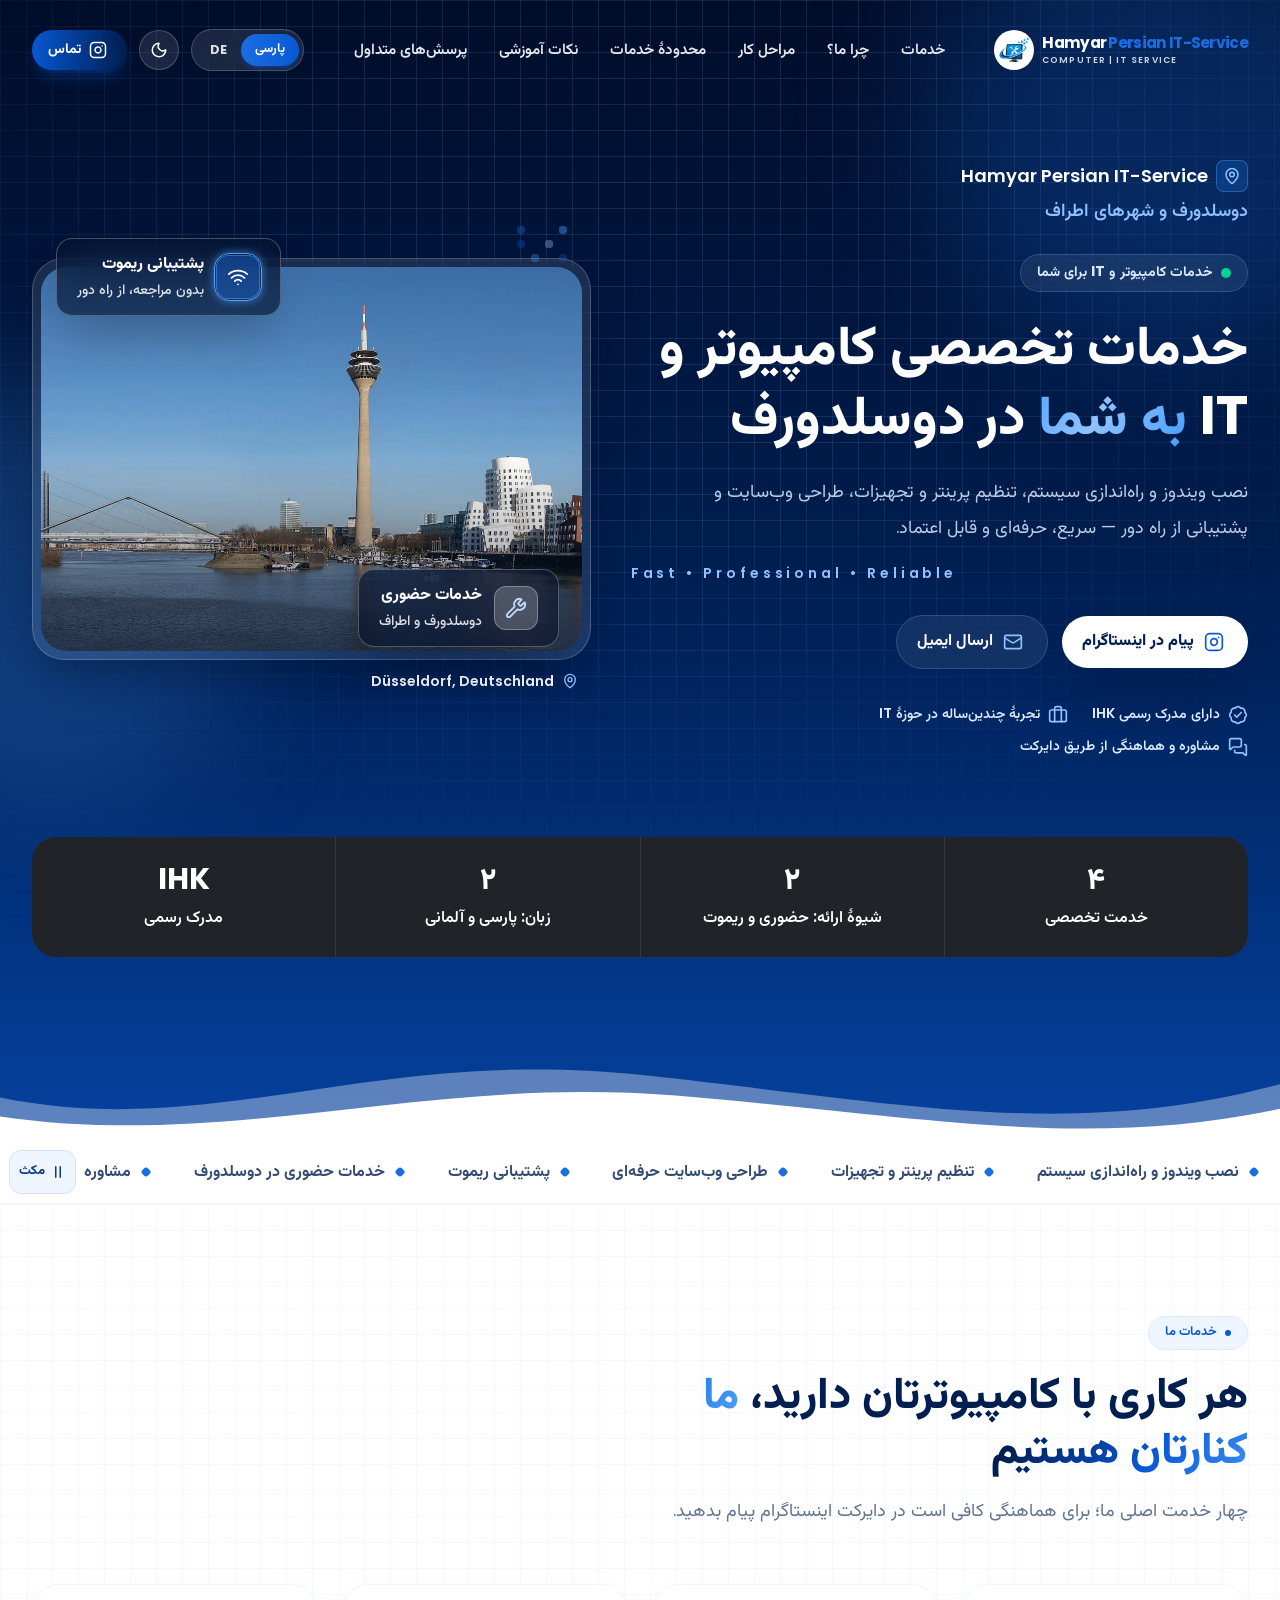
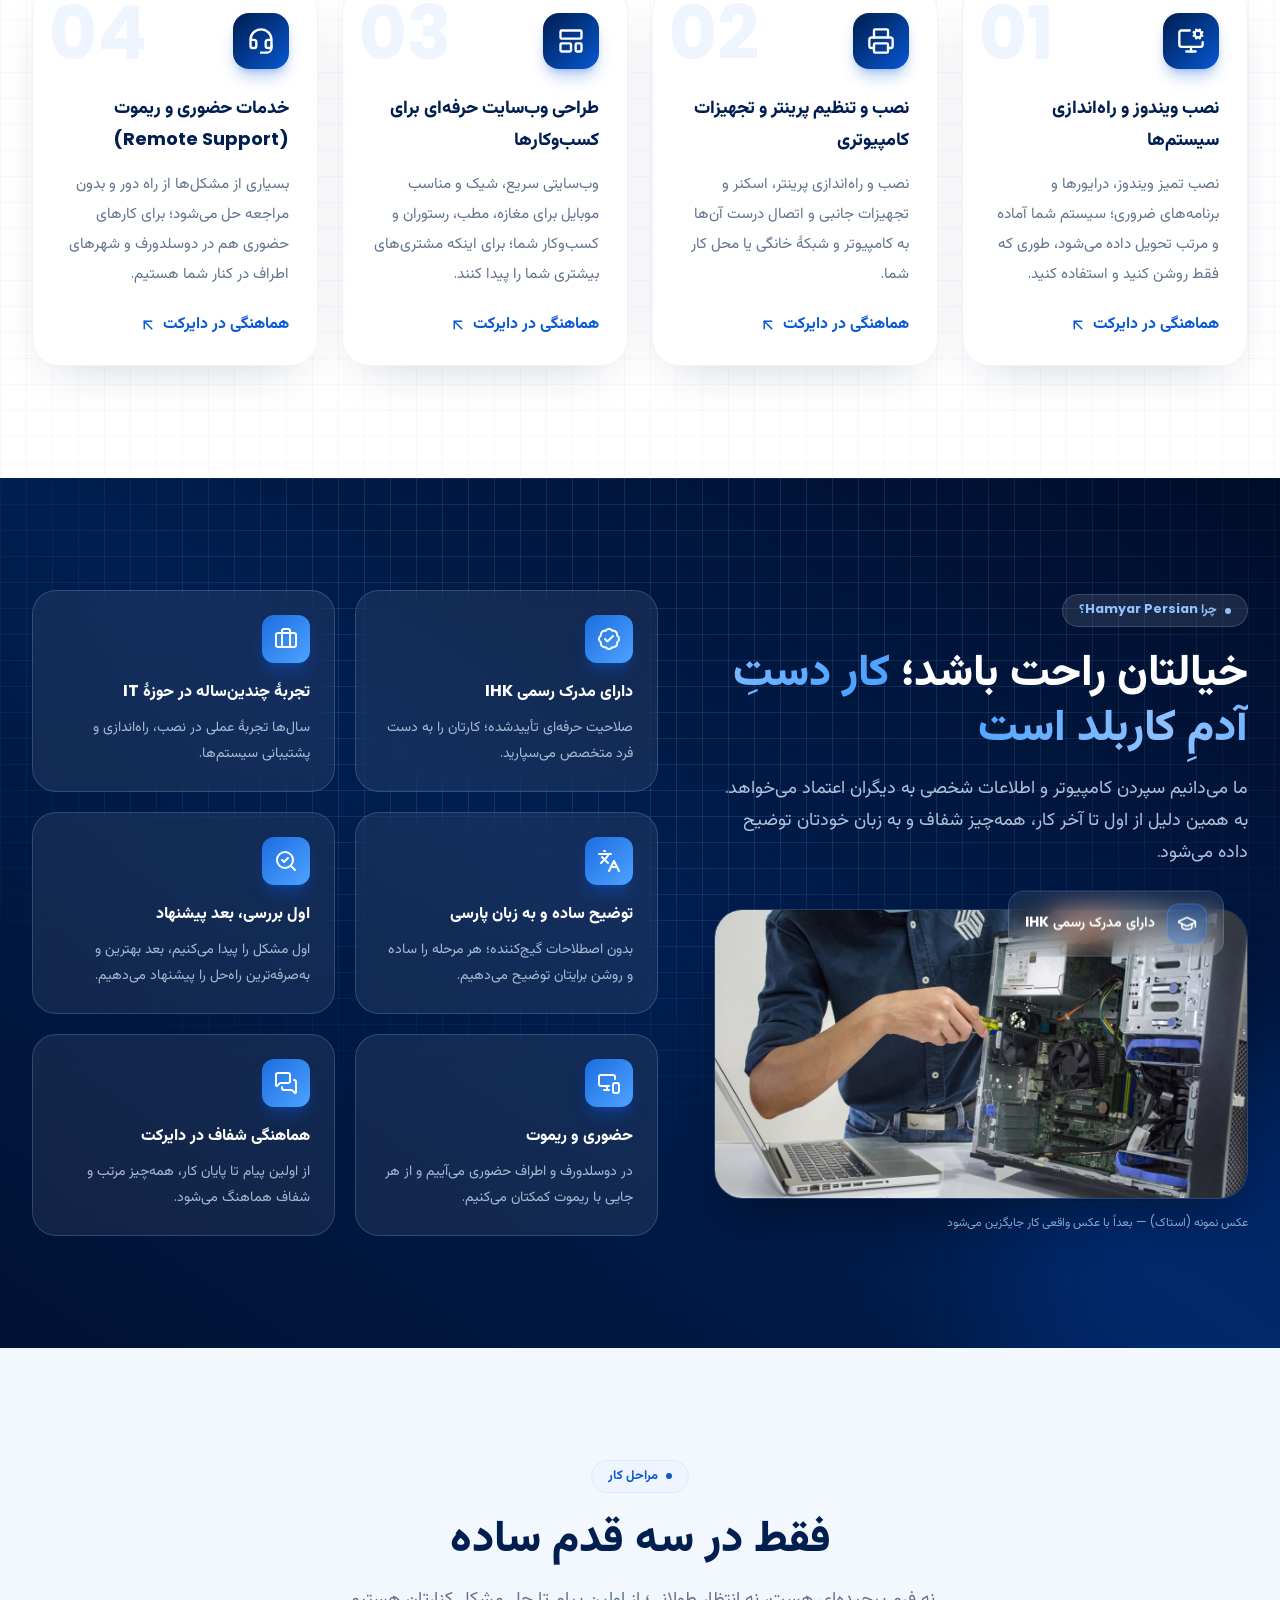
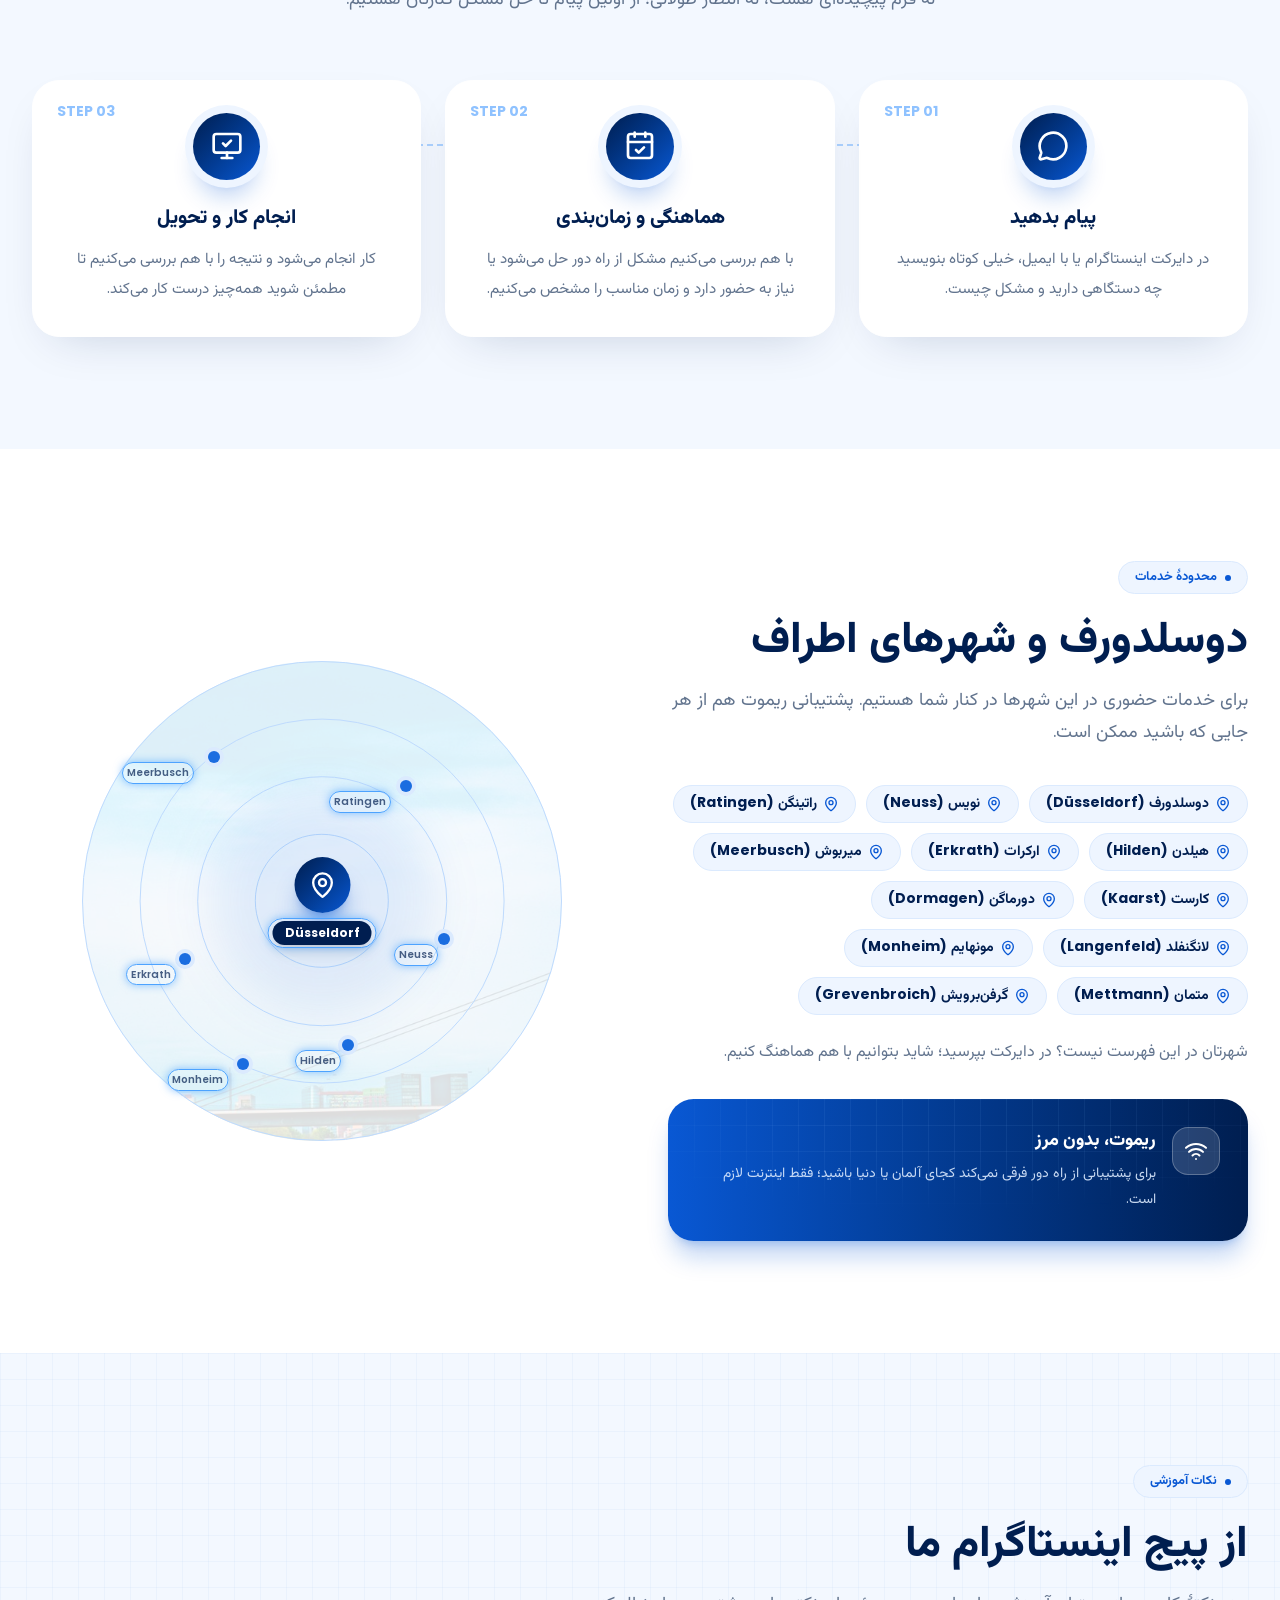
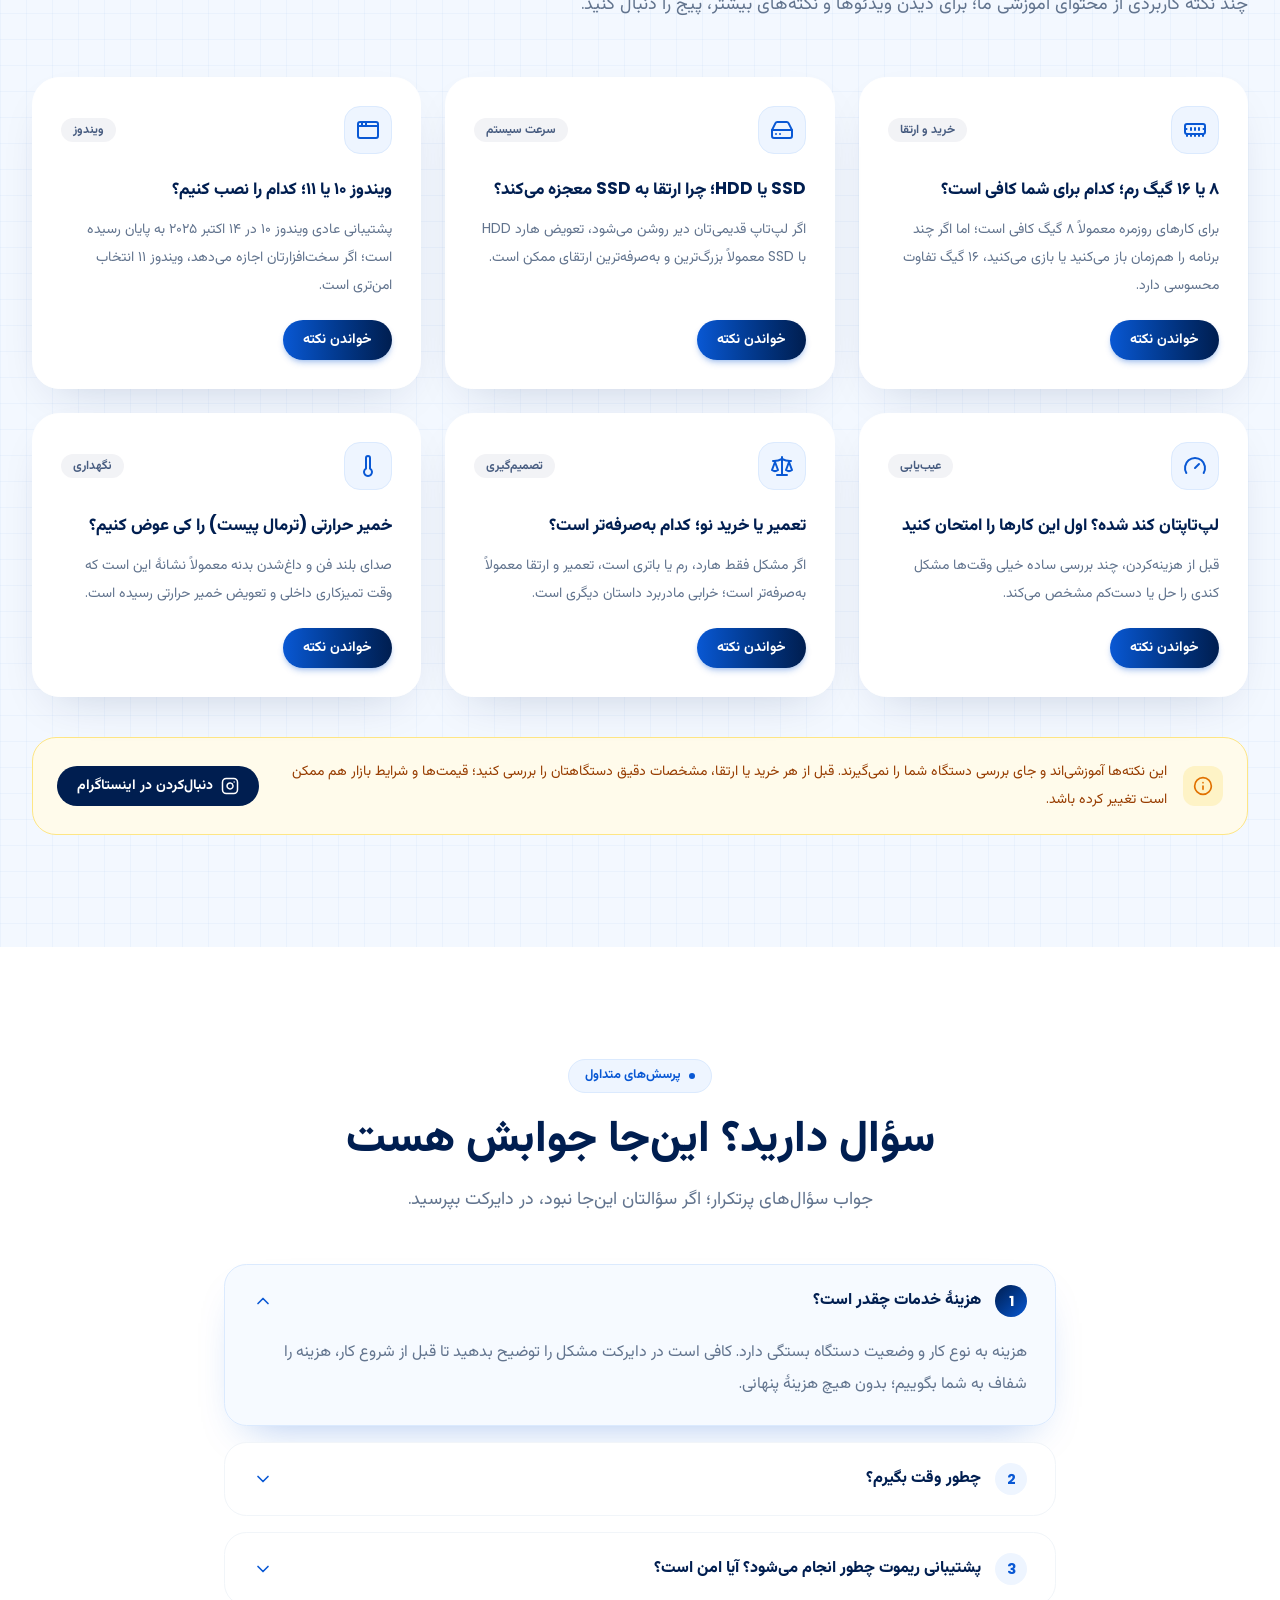
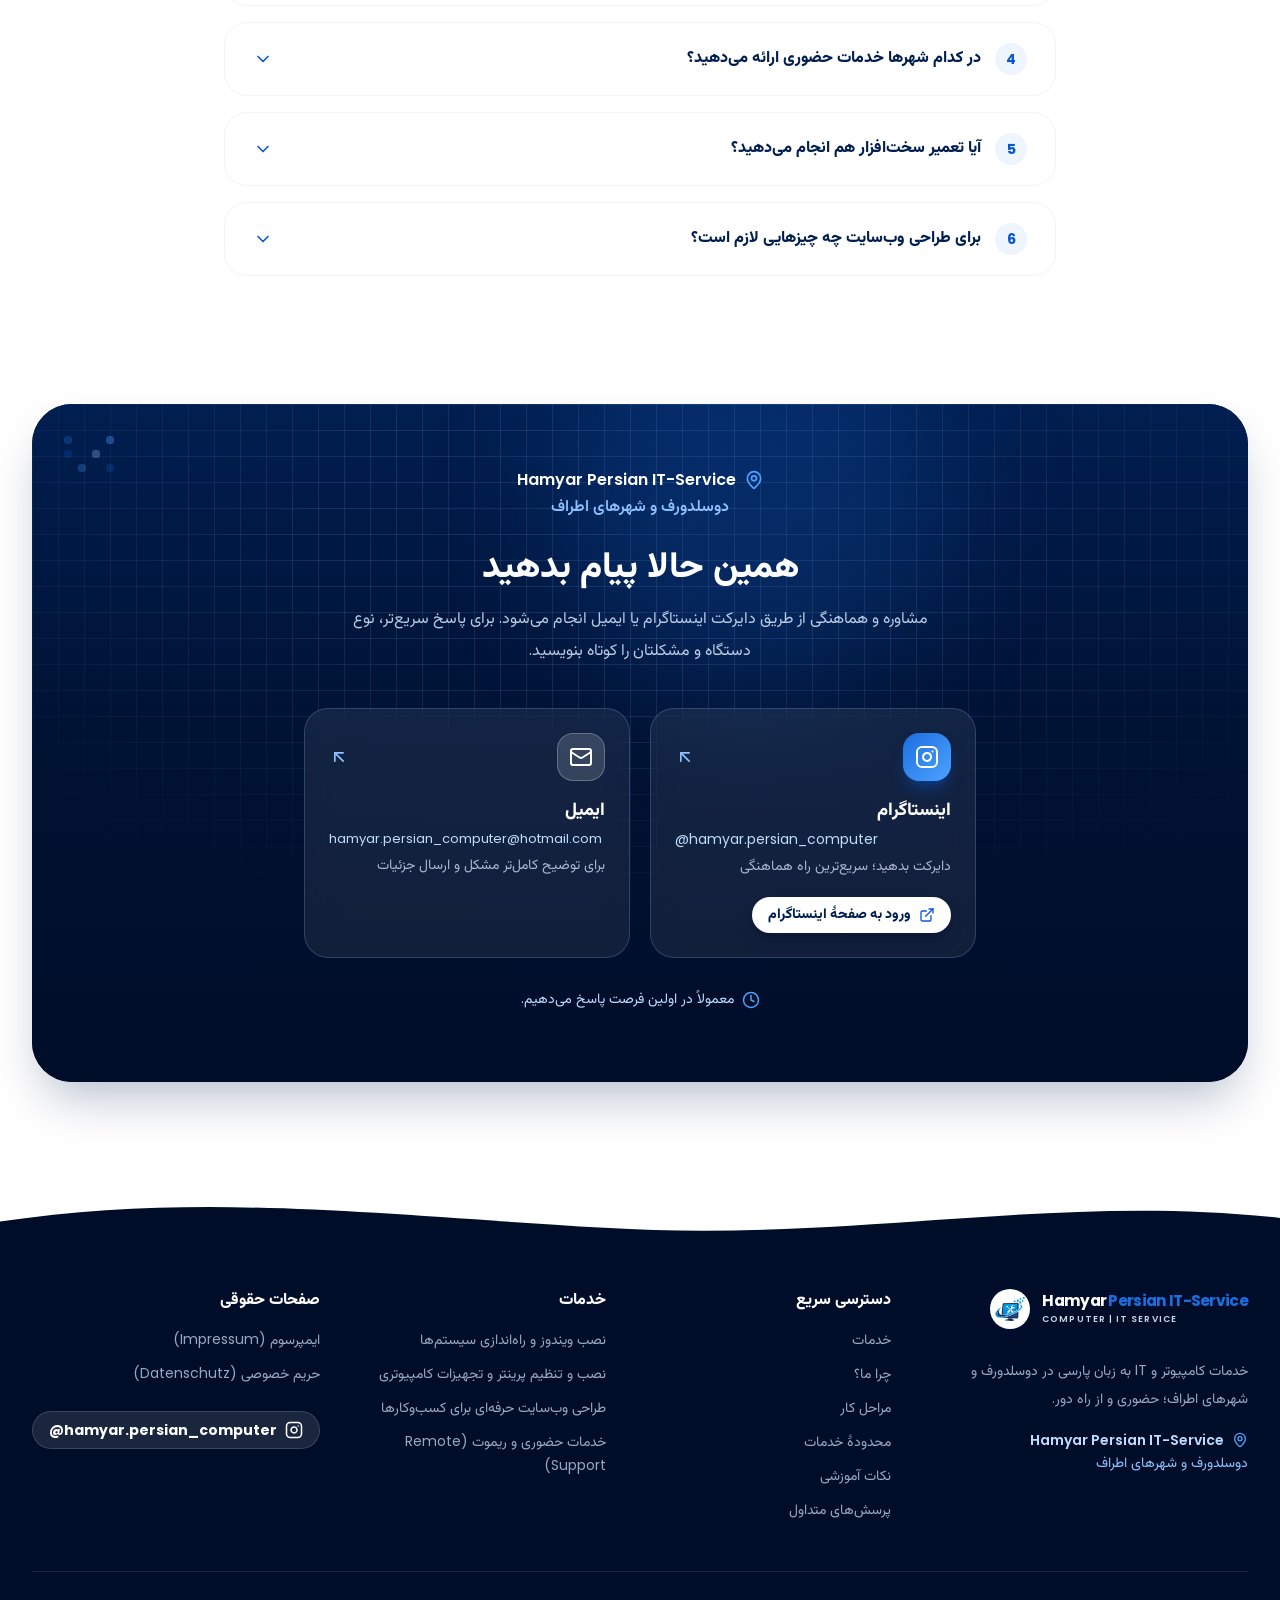
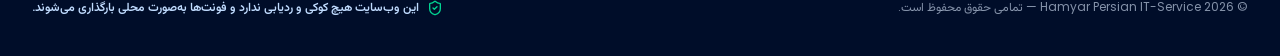
<file: index.html>
<!doctype html>
<html lang="fa" dir="rtl" data-theme="light">
  <head>
    <meta charset="utf-8" />
    <meta name="viewport" content="width=device-width, initial-scale=1" />
    <meta
      http-equiv="Content-Security-Policy"
      content="default-src 'none'; script-src 'self'; style-src 'self'; img-src 'self'; font-src 'self'; connect-src 'none'; object-src 'none'; base-uri 'none'; form-action 'none'"
    />
    <meta name="referrer" content="no-referrer" />
    <meta name="theme-color" content="#001e50" />
    <meta name="robots" content="noindex" />
    <title>Hamyar Persian IT-Service | خدمات تخصصی کامپیوتر در دوسلدورف</title>
    <meta
      name="description"
      content="نصب ویندوز و راه‌اندازی سیستم، تنظیم پرینتر و تجهیزات، طراحی وب‌سایت و پشتیبانی از راه دور — سریع، حرفه‌ای و قابل اعتماد."
    />
    <link rel="icon" type="image/png" sizes="64x64" href="./assets/favicon.png" />
    <link rel="alternate" hreflang="fa" href="./index.html" />
    <link rel="alternate" hreflang="de" href="./de/index.html" />
    <link rel="stylesheet" href="./assets/design.css" />
    <link rel="stylesheet" href="./assets/static.css?v=desktop-2" />
    <script src="./assets/site.js?v=desktop-2" defer></script>
  </head>
  <body>
    <a class="skip-link" href="#content">رفتن به محتوای اصلی</a>
    <div class="min-h-screen" id="site">
      <!-- سربرگ، منو و تغییر زبان -->
      <header class="fixed top-0 inset-x-0 z-50 transition-all duration-500 bg-transparent" data-site-header="">
        <div class="mx-auto max-w-7xl px-4 sm:px-6 lg:px-8">
          <div class="flex h-[4.75rem] items-center justify-between sm:h-[6.25rem]">
            <a
              href="#top"
              class="inline-flex shrink-0 items-center rounded-full focus-visible:outline-2 focus-visible:outline-offset-4 focus-visible:outline-brand-400 gap-2"
              aria-label="Hamyar Persian IT-Service"
              dir="ltr"
              ><span
                class="grid shrink-0 place-items-center overflow-hidden rounded-full bg-white shadow-[0_3px_14px_rgba(0,30,80,0.22)] h-9 w-9 sm:h-10 sm:w-10"
                ><img
                  alt=""
                  aria-hidden="true"
                  class="object-contain p-0.5 select-none block h-full w-full"
                  src="./assets/hamyar-logo.webp" /></span
              ><span class="hidden leading-none sm:block"
                ><span
                  class="block text-[0.96rem] font-extrabold tracking-[-0.045em] text-white site-style-1"
                  data-logo-title=""
                  ><span>Hamyar</span> <span class="text-brand-500">Persian IT-Service</span></span
                ><span
                  class="mt-1.5 block text-[0.56rem] font-semibold tracking-[0.12em] text-slate-300 site-style-1"
                  data-logo-caption=""
                  >COMPUTER | IT SERVICE</span
                ></span
              ></a
            >
            <nav class="hidden lg:flex items-center gap-8" aria-label="منوی اصلی" data-desktop-nav="">
              <a
                href="#services"
                class="nav-link text-[0.95rem] font-semibold transition-colors text-white/90 hover:text-white"
                data-desktop-link=""
                >خدمات</a
              ><a
                href="#why"
                class="nav-link text-[0.95rem] font-semibold transition-colors text-white/90 hover:text-white"
                data-desktop-link=""
                >چرا ما؟</a
              ><a
                href="#steps"
                class="nav-link text-[0.95rem] font-semibold transition-colors text-white/90 hover:text-white"
                data-desktop-link=""
                >مراحل کار</a
              ><a
                href="#area"
                class="nav-link text-[0.95rem] font-semibold transition-colors text-white/90 hover:text-white"
                data-desktop-link=""
                >محدودهٔ خدمات</a
              ><a
                href="#tips"
                class="nav-link text-[0.95rem] font-semibold transition-colors text-white/90 hover:text-white"
                data-desktop-link=""
                >نکات آموزشی</a
              ><a
                href="#faq"
                class="nav-link text-[0.95rem] font-semibold transition-colors text-white/90 hover:text-white"
                data-desktop-link=""
                >پرسش‌های متداول</a
              >
            </nav>
            <div class="flex items-center gap-2.5 sm:gap-3">
              <div
                class="flex items-center rounded-full p-1 border bg-white/10 border-white/20 backdrop-blur"
                role="group"
                aria-label="زبان سایت"
                data-lang-switch=""
              >
                <a
                  class="px-3 sm:px-3.5 py-1.5 rounded-full text-[0.8rem] font-bold transition-all cursor-pointer bg-gradient-to-l from-brand-600 to-brand-500 text-white shadow-md shadow-brand-600/30 site-style-2"
                  href="./index.html"
                  hreflang="fa"
                  lang="fa"
                  aria-label="پارسی"
                  aria-current="page"
                  >پارسی</a
                ><a
                  class="px-3 sm:px-3.5 py-1.5 rounded-full text-[0.8rem] font-bold transition-all cursor-pointer text-white/85 hover:text-white site-style-3"
                  href="./de/index.html"
                  hreflang="de"
                  lang="de"
                  aria-label="Deutsch"
                  >DE</a
                >
              </div>
              <button
                type="button"
                aria-label="فعال کردن حالت تاریک"
                aria-pressed="false"
                title="فعال کردن حالت تاریک"
                class="grid h-9 w-9 sm:h-10 sm:w-10 place-items-center rounded-full border transition-colors cursor-pointer border-white/20 bg-white/10 text-white hover:bg-white/20"
                data-theme-toggle=""
                data-switch-light="فعال کردن حالت روشن"
                data-switch-dark="فعال کردن حالت تاریک"
              >
                <svg
                  xmlns="http://www.w3.org/2000/svg"
                  width="24"
                  height="24"
                  viewBox="0 0 24 24"
                  fill="none"
                  stroke="currentColor"
                  stroke-width="2"
                  stroke-linecap="round"
                  stroke-linejoin="round"
                  class="lucide lucide-moon h-4.5 w-4.5"
                  aria-hidden="true"
                  data-theme-icon="light"
                >
                  <path
                    d="M20.985 12.486a9 9 0 1 1-9.473-9.472c.405-.022.617.46.402.803a6 6 0 0 0 8.268 8.268c.344-.215.825-.004.803.401"
                  ></path></svg
                ><svg
                  xmlns="http://www.w3.org/2000/svg"
                  width="24"
                  height="24"
                  viewBox="0 0 24 24"
                  fill="none"
                  stroke="currentColor"
                  stroke-width="2"
                  stroke-linecap="round"
                  stroke-linejoin="round"
                  class="lucide lucide-sun h-4.5 w-4.5"
                  aria-hidden="true"
                  data-theme-icon="dark"
                >
                  <circle cx="12" cy="12" r="4"></circle>
                  <path d="M12 2v2"></path>
                  <path d="M12 20v2"></path>
                  <path d="m4.93 4.93 1.41 1.41"></path>
                  <path d="m17.66 17.66 1.41 1.41"></path>
                  <path d="M2 12h2"></path>
                  <path d="M20 12h2"></path>
                  <path d="m6.34 17.66-1.41 1.41"></path>
                  <path d="m19.07 4.93-1.41 1.41"></path>
                </svg></button
              ><a
                href="https://www.instagram.com/hamyar.persian_computer/"
                target="_blank"
                rel="noopener noreferrer"
                class="hidden sm:inline-flex items-center gap-2 rounded-full bg-gradient-to-l from-navy-800 to-brand-600 text-white ps-5 pe-4 py-2.5 text-sm font-bold shadow-lg shadow-brand-600/30 hover:shadow-brand-600/50 hover:-translate-y-0.5 transition-all"
                ><svg
                  viewBox="0 0 24 24"
                  fill="none"
                  stroke="currentColor"
                  stroke-width="2"
                  stroke-linecap="round"
                  stroke-linejoin="round"
                  class="w-4.5 h-4.5"
                  aria-hidden="true"
                >
                  <rect width="20" height="20" x="2" y="2" rx="5" ry="5"></rect>
                  <path d="M16 11.37A4 4 0 1 1 12.63 8 4 4 0 0 1 16 11.37z"></path>
                  <line x1="17.5" x2="17.51" y1="6.5" y2="6.5"></line></svg
                >تماس</a
              ><button
                class="lg:hidden p-2.5 rounded-xl border cursor-pointer border-white/25 text-white bg-white/10"
                aria-label="منو"
                aria-expanded="false"
                data-menu-toggle=""
                aria-controls="mobile-navigation"
                type="button"
              >
                <svg
                  xmlns="http://www.w3.org/2000/svg"
                  width="24"
                  height="24"
                  viewBox="0 0 24 24"
                  fill="none"
                  stroke="currentColor"
                  stroke-width="2"
                  stroke-linecap="round"
                  stroke-linejoin="round"
                  class="lucide lucide-menu w-5 h-5"
                  aria-hidden="true"
                  data-menu-icon="closed"
                >
                  <path d="M4 5h16"></path>
                  <path d="M4 12h16"></path>
                  <path d="M4 19h16"></path></svg
                ><svg
                  xmlns="http://www.w3.org/2000/svg"
                  width="24"
                  height="24"
                  viewBox="0 0 24 24"
                  fill="none"
                  stroke="currentColor"
                  stroke-width="2"
                  stroke-linecap="round"
                  stroke-linejoin="round"
                  class="lucide lucide-x w-5 h-5"
                  aria-hidden="true"
                  data-menu-icon="open"
                >
                  <path d="M18 6 6 18"></path>
                  <path d="m6 6 12 12"></path>
                </svg>
              </button>
            </div>
          </div>
        </div>
        <div
          class="lg:hidden overflow-hidden transition-[max-height,opacity] duration-500 max-h-0 opacity-0"
          data-menu-panel=""
          id="mobile-navigation"
        >
          <nav class="px-4 pb-6 pt-2 flex flex-col gap-1 bg-white/60" aria-label="منوی موبایل">
            <a
              href="#services"
              class="rounded-xl px-4 py-3 font-semibold text-navy-800 hover:bg-brand-50 transition-colors"
              >خدمات</a
            ><a
              href="#why"
              class="rounded-xl px-4 py-3 font-semibold text-navy-800 hover:bg-brand-50 transition-colors"
              >چرا ما؟</a
            ><a
              href="#steps"
              class="rounded-xl px-4 py-3 font-semibold text-navy-800 hover:bg-brand-50 transition-colors"
              >مراحل کار</a
            ><a
              href="#area"
              class="rounded-xl px-4 py-3 font-semibold text-navy-800 hover:bg-brand-50 transition-colors"
              >محدودهٔ خدمات</a
            ><a
              href="#tips"
              class="rounded-xl px-4 py-3 font-semibold text-navy-800 hover:bg-brand-50 transition-colors"
              >نکات آموزشی</a
            ><a
              href="#faq"
              class="rounded-xl px-4 py-3 font-semibold text-navy-800 hover:bg-brand-50 transition-colors"
              >پرسش‌های متداول</a
            ><a
              href="https://www.instagram.com/hamyar.persian_computer/"
              target="_blank"
              rel="noopener noreferrer"
              class="mt-3 inline-flex items-center justify-center gap-2 rounded-xl bg-gradient-to-l from-navy-800 to-brand-600 text-white px-5 py-3.5 font-bold shadow-lg shadow-brand-600/30"
              ><svg
                viewBox="0 0 24 24"
                fill="none"
                stroke="currentColor"
                stroke-width="2"
                stroke-linecap="round"
                stroke-linejoin="round"
                class="w-5 h-5"
                aria-hidden="true"
              >
                <rect width="20" height="20" x="2" y="2" rx="5" ry="5"></rect>
                <path d="M16 11.37A4 4 0 1 1 12.63 8 4 4 0 0 1 16 11.37z"></path>
                <line x1="17.5" x2="17.51" y1="6.5" y2="6.5"></line></svg
              >تماس</a
            >
          </nav>
        </div>
      </header>
      <main id="content" tabindex="-1">
        <!-- بخش اول: تیتر و معرفی -->
        <section id="top" class="relative overflow-hidden bg-navy-950">
          <div class="absolute inset-0 bg-gradient-to-b from-navy-950 via-navy-800 to-brand-600/70"></div>
          <div class="absolute inset-0 pixel-grid"></div>
          <div
            class="absolute -top-32 -start-32 w-[30rem] h-[30rem] rounded-full bg-brand-500/25 blur-3xl animate-blob"
          ></div>
          <div
            class="absolute top-1/3 -end-40 w-[26rem] h-[26rem] rounded-full bg-brand-400/20 blur-3xl animate-blob site-style-4"
          ></div>
          <div class="relative mx-auto max-w-7xl px-4 sm:px-6 lg:px-8 pt-32 sm:pt-40 pb-16 sm:pb-20">
            <div class="grid lg:grid-cols-[1.05fr_0.95fr] gap-14 lg:gap-10 items-center">
              <div>
                <div class="animate-fade-up site-style-5">
                  <p class="flex items-center gap-2 text-white font-semibold text-base sm:text-lg site-style-1">
                    <span
                      class="grid place-items-center w-8 h-8 rounded-lg bg-brand-500/25 border border-brand-400/40"
                      ><svg
                        xmlns="http://www.w3.org/2000/svg"
                        width="24"
                        height="24"
                        viewBox="0 0 24 24"
                        fill="none"
                        stroke="currentColor"
                        stroke-width="2"
                        stroke-linecap="round"
                        stroke-linejoin="round"
                        class="lucide lucide-map-pin w-4.5 h-4.5 text-brand-300"
                        aria-hidden="true"
                      >
                        <path
                          d="M20 10c0 4.993-5.539 10.193-7.399 11.799a1 1 0 0 1-1.202 0C9.539 20.193 4 14.993 4 10a8 8 0 0 1 16 0"
                        ></path>
                        <circle cx="12" cy="10" r="3"></circle></svg></span
                    >Hamyar Persian IT-Service
                  </p>
                  <p class="mt-1.5 text-brand-300 font-semibold text-base sm:text-lg">
                    دوسلدورف و شهرهای اطراف
                  </p>
                </div>
                <span
                  class="animate-fade-up mt-7 inline-flex items-center gap-2 rounded-full glass px-4 py-2 text-sm font-bold text-brand-100 site-style-6"
                  ><span class="relative flex w-2.5 h-2.5"
                    ><span
                      class="absolute inline-flex h-full w-full rounded-full bg-emerald-400 opacity-60 animate-ping"
                    ></span
                    ><span class="relative inline-flex rounded-full w-2.5 h-2.5 bg-emerald-400"></span></span
                  >خدمات کامپیوتر و IT برای شما</span
                >
                <h1
                  class="animate-fade-up mt-6 text-[2rem] leading-[1.35] sm:text-5xl sm:leading-[1.3] lg:text-[3.4rem] lg:leading-[1.28] font-extrabold text-white site-style-7"
                >
                  خدمات تخصصی کامپیوتر و IT <span class="text-gradient">به شما   </span> در دوسلدورف
                </h1>
                <p
                  class="animate-fade-up mt-5 text-base sm:text-lg leading-9 text-brand-100/85 max-w-xl site-style-8"
                >
                  نصب ویندوز و راه‌اندازی سیستم، تنظیم پرینتر و تجهیزات، طراحی وب‌سایت و پشتیبانی از راه دور —
                  سریع، حرفه‌ای و قابل اعتماد.
                </p>
                <p
                  class="animate-fade-up mt-4 text-[0.8rem] sm:text-sm font-semibold tracking-[0.28em] text-brand-300 site-style-9"
                  dir="ltr"
                >
                  Fast • Professional • Reliable
                </p>
                <div class="animate-fade-up mt-8 flex flex-wrap items-center gap-3.5 site-style-10">
                  <a
                    href="https://www.instagram.com/hamyar.persian_computer/"
                    target="_blank"
                    rel="noopener noreferrer"
                    class="group inline-flex items-center gap-2.5 rounded-full bg-white text-navy-800 ps-6 pe-5 py-3.5 font-extrabold shadow-2xl shadow-navy-950/40 hover:-translate-y-0.5 hover:shadow-white/20 transition-all"
                    ><svg
                      viewBox="0 0 24 24"
                      fill="none"
                      stroke="currentColor"
                      stroke-width="2"
                      stroke-linecap="round"
                      stroke-linejoin="round"
                      class="w-5 h-5 text-brand-600 group-hover:scale-110 transition-transform"
                      aria-hidden="true"
                    >
                      <rect width="20" height="20" x="2" y="2" rx="5" ry="5"></rect>
                      <path d="M16 11.37A4 4 0 1 1 12.63 8 4 4 0 0 1 16 11.37z"></path>
                      <line x1="17.5" x2="17.51" y1="6.5" y2="6.5"></line></svg
                    >پیام در اینستاگرام</a
                  ><a
                    href="mailto:hamyar.persian_computer@hotmail.com"
                    class="inline-flex items-center gap-2.5 rounded-full glass text-white ps-6 pe-5 py-3.5 font-bold hover:bg-white/15 hover:-translate-y-0.5 transition-all"
                    ><svg
                      xmlns="http://www.w3.org/2000/svg"
                      width="24"
                      height="24"
                      viewBox="0 0 24 24"
                      fill="none"
                      stroke="currentColor"
                      stroke-width="2"
                      stroke-linecap="round"
                      stroke-linejoin="round"
                      class="lucide lucide-mail w-5 h-5 text-brand-300"
                      aria-hidden="true"
                    >
                      <path d="m22 7-8.991 5.727a2 2 0 0 1-2.009 0L2 7"></path>
                      <rect x="2" y="4" width="20" height="16" rx="2"></rect></svg
                    >ارسال ایمیل</a
                  >
                </div>
                <ul class="animate-fade-up mt-9 flex flex-wrap gap-x-6 gap-y-3 site-style-11">
                  <li class="flex items-center gap-2 text-sm font-semibold text-brand-100">
                    <svg
                      xmlns="http://www.w3.org/2000/svg"
                      width="24"
                      height="24"
                      viewBox="0 0 24 24"
                      fill="none"
                      stroke="currentColor"
                      stroke-width="2"
                      stroke-linecap="round"
                      stroke-linejoin="round"
                      class="lucide lucide-badge-check lucide-verified w-5 h-5 text-brand-300"
                      aria-hidden="true"
                    >
                      <path
                        d="M3.85 8.62a4 4 0 0 1 4.78-4.77 4 4 0 0 1 6.74 0 4 4 0 0 1 4.78 4.78 4 4 0 0 1 0 6.74 4 4 0 0 1-4.77 4.78 4 4 0 0 1-6.75 0 4 4 0 0 1-4.78-4.77 4 4 0 0 1 0-6.76Z"
                      ></path>
                      <path d="m16 9-5.5 5.5L8 12"></path></svg
                    >دارای مدرک رسمی IHK
                  </li>
                  <li class="flex items-center gap-2 text-sm font-semibold text-brand-100">
                    <svg
                      xmlns="http://www.w3.org/2000/svg"
                      width="24"
                      height="24"
                      viewBox="0 0 24 24"
                      fill="none"
                      stroke="currentColor"
                      stroke-width="2"
                      stroke-linecap="round"
                      stroke-linejoin="round"
                      class="lucide lucide-briefcase w-5 h-5 text-brand-300"
                      aria-hidden="true"
                    >
                      <path d="M16 20V4a2 2 0 0 0-2-2h-4a2 2 0 0 0-2 2v16"></path>
                      <rect width="20" height="14" x="2" y="6" rx="2"></rect></svg
                    >تجربهٔ چندین‌ساله در حوزهٔ IT
                  </li>
                  <li class="flex items-center gap-2 text-sm font-semibold text-brand-100">
                    <svg
                      xmlns="http://www.w3.org/2000/svg"
                      width="24"
                      height="24"
                      viewBox="0 0 24 24"
                      fill="none"
                      stroke="currentColor"
                      stroke-width="2"
                      stroke-linecap="round"
                      stroke-linejoin="round"
                      class="lucide lucide-messages-square w-5 h-5 text-brand-300"
                      aria-hidden="true"
                    >
                      <path
                        d="M16 10a2 2 0 0 1-2 2H6.828a2 2 0 0 0-1.414.586l-2.202 2.202A.71.71 0 0 1 2 14.286V4a2 2 0 0 1 2-2h10a2 2 0 0 1 2 2z"
                      ></path>
                      <path
                        d="M20 9a2 2 0 0 1 2 2v10.286a.71.71 0 0 1-1.212.502l-2.202-2.202A2 2 0 0 0 17.172 19H10a2 2 0 0 1-2-2v-1"
                      ></path></svg
                    >مشاوره و هماهنگی از طریق دایرکت
                  </li>
                </ul>
              </div>
              <div class="relative animate-fade-up site-style-12">
                <div
                  class="grid grid-cols-4 gap-1.5 w-fit absolute -top-8 start-6 z-10 opacity-60"
                  aria-hidden="true"
                >
                  <span class="w-2 h-2 rounded-[3px] bg-brand-400/70"></span
                  ><span class="w-2 h-2 rounded-[3px] bg-transparent"></span
                  ><span class="w-2 h-2 rounded-[3px] bg-navy-800/50"></span
                  ><span class="w-2 h-2 rounded-[3px] bg-brand-500/60"></span
                  ><span class="w-2 h-2 rounded-[3px] bg-transparent"></span
                  ><span class="w-2 h-2 rounded-[3px] bg-brand-300/60"></span
                  ><span class="w-2 h-2 rounded-[3px] bg-transparent"></span
                  ><span class="w-2 h-2 rounded-[3px] bg-brand-600/50"></span
                  ><span class="w-2 h-2 rounded-[3px] bg-brand-500/40"></span
                  ><span class="w-2 h-2 rounded-[3px] bg-transparent"></span
                  ><span class="w-2 h-2 rounded-[3px] bg-brand-400/50"></span
                  ><span class="w-2 h-2 rounded-[3px] bg-transparent"></span>
                </div>
                <div
                  class="relative rounded-[2rem] p-2 bg-white/10 border border-white/20 backdrop-blur-md shadow-2xl shadow-navy-950/50 rotate-1 hover:rotate-0 transition-transform duration-700"
                  data-steady-photo
                >
                  <img
                    alt="Düsseldorf — Rheinturm"
                    class="rounded-[1.6rem] w-full h-[19rem] sm:h-[24rem] object-cover"
                    loading="eager"
                    src="./assets/dusseldorf-sunny.webp"
                  />
                  <div
                    class="absolute inset-2 rounded-[1.6rem] bg-gradient-to-t from-navy-950/55 via-transparent to-transparent"
                  ></div>
                  <p
                    class="absolute bottom-6 start-7 text-white/95 font-semibold text-sm flex items-center gap-2 site-style-1"
                    data-hero-caption
                  >
                    <svg
                      xmlns="http://www.w3.org/2000/svg"
                      width="24"
                      height="24"
                      viewBox="0 0 24 24"
                      fill="none"
                      stroke="currentColor"
                      stroke-width="2"
                      stroke-linecap="round"
                      stroke-linejoin="round"
                      class="lucide lucide-map-pin w-4 h-4 text-brand-300"
                      aria-hidden="true"
                    >
                      <path
                        d="M20 10c0 4.993-5.539 10.193-7.399 11.799a1 1 0 0 1-1.202 0C9.539 20.193 4 14.993 4 10a8 8 0 0 1 16 0"
                      ></path>
                      <circle cx="12" cy="10" r="3"></circle>
                    </svg>
                    Düsseldorf, Deutschland
                  </p>
                </div>
                <div
                  class="absolute -top-5 end-2 sm:end-6 rounded-2xl px-5 py-3.5 flex items-center gap-3 animate-floaty shadow-2xl bg-navy-950/60 border border-white/25 backdrop-blur-xl"
                >
                  <span
                    class="grid place-items-center w-11 h-11 shrink-0 rounded-xl bg-brand-500/40 border border-brand-400/50 animate-pulse-ring"
                    ><svg
                      xmlns="http://www.w3.org/2000/svg"
                      width="24"
                      height="24"
                      viewBox="0 0 24 24"
                      fill="none"
                      stroke="currentColor"
                      stroke-width="2"
                      stroke-linecap="round"
                      stroke-linejoin="round"
                      class="lucide lucide-wifi w-5.5 h-5.5 text-white"
                      aria-hidden="true"
                    >
                      <path d="M12 20h.01"></path>
                      <path d="M2 8.82a15 15 0 0 1 20 0"></path>
                      <path d="M5 12.859a10 10 0 0 1 14 0"></path>
                      <path d="M8.5 16.429a5 5 0 0 1 7 0"></path></svg></span
                  ><span
                    ><span class="block text-white font-extrabold text-base leading-6">پشتیبانی ریموت</span
                    ><span class="block text-white/85 font-medium text-sm mt-1"
                      >بدون مراجعه، از راه دور</span
                    ></span
                  >
                </div>
                <div
                  class="absolute -bottom-6 start-2 sm:start-8 rounded-2xl px-5 py-3.5 flex items-center gap-3 animate-floaty-slow shadow-2xl bg-navy-950/60 border border-white/25 backdrop-blur-xl"
                  data-hero-local-card
                >
                  <span
                    class="grid place-items-center w-11 h-11 shrink-0 rounded-xl bg-white/20 border border-white/30"
                    ><svg
                      xmlns="http://www.w3.org/2000/svg"
                      width="24"
                      height="24"
                      viewBox="0 0 24 24"
                      fill="none"
                      stroke="currentColor"
                      stroke-width="2"
                      stroke-linecap="round"
                      stroke-linejoin="round"
                      class="lucide lucide-wrench w-5.5 h-5.5 text-brand-200"
                      aria-hidden="true"
                    >
                      <path
                        d="M14.7 6.3a1 1 0 0 0 0 1.4l1.6 1.6a1 1 0 0 0 1.4 0l3.106-3.105c.32-.322.863-.22.983.218a6 6 0 0 1-8.259 7.057l-7.91 7.91a1 1 0 0 1-2.999-3l7.91-7.91a6 6 0 0 1 7.057-8.259c.438.12.54.662.219.984z"
                      ></path></svg></span
                  ><span
                    ><span class="block text-white font-extrabold text-base leading-6">خدمات حضوری</span
                    ><span class="block text-white/85 font-medium text-sm mt-1">دوسلدورف و اطراف</span></span
                  >
                </div>
              </div>
            </div>
            <div class="animate-fade-up mt-16 sm:mt-20 site-style-13">
              <dl class="grid grid-cols-2 lg:grid-cols-4 gap-px overflow-hidden rounded-3xl bg-[#33383f]">
                <div
                  class="flex min-w-0 flex-col-reverse items-center gap-2 bg-[#202328] px-3 py-6 text-center sm:px-6"
                >
                  <dt class="text-base font-semibold leading-7 text-white">خدمت تخصصی</dt>
                  <dd class="text-2xl sm:text-3xl font-extrabold text-white site-style-1">۴</dd>
                </div>
                <div
                  class="flex min-w-0 flex-col-reverse items-center gap-2 bg-[#202328] px-3 py-6 text-center sm:px-6"
                >
                  <dt class="text-base font-semibold leading-7 text-white">شیوهٔ ارائه: حضوری و ریموت</dt>
                  <dd class="text-2xl sm:text-3xl font-extrabold text-white site-style-1">۲</dd>
                </div>
                <div
                  class="flex min-w-0 flex-col-reverse items-center gap-2 bg-[#202328] px-3 py-6 text-center sm:px-6"
                >
                  <dt class="text-base font-semibold leading-7 text-white">زبان: پارسی و آلمانی</dt>
                  <dd class="text-2xl sm:text-3xl font-extrabold text-white site-style-1">۲</dd>
                </div>
                <div
                  class="flex min-w-0 flex-col-reverse items-center gap-2 bg-[#202328] px-3 py-6 text-center sm:px-6"
                >
                  <dt class="text-base font-semibold leading-7 text-white">مدرک رسمی</dt>
                  <dd class="text-2xl sm:text-3xl font-extrabold text-white site-style-1">IHK</dd>
                </div>
              </dl>
            </div>
          </div>
          <svg
            viewBox="0 0 1440 110"
            preserveAspectRatio="none"
            class="relative block w-full h-[4.5rem] sm:h-[6.5rem] -mb-px"
            aria-hidden="true"
          >
            <path
              d="M0,64 C240,110 420,10 720,40 C1020,70 1200,110 1440,50 L1440,110 L0,110 Z"
              fill="#ffffff"
              opacity="0.35"
            ></path>
            <path
              d="M0,84 C260,120 480,40 760,62 C1040,84 1220,120 1440,76 L1440,110 L0,110 Z"
              fill="#ffffff"
            ></path>
          </svg>
        </section>
        <div
          class="ticker-strip bg-white py-5 overflow-hidden border-b border-brand-50"
          data-mobile-ticker
          dir="ltr"
          aria-hidden="true"
        >
          <div class="flex w-max animate-marquee gap-0 hover:[animation-play-state:paused]">
            <span
              class="ticker-item flex items-center gap-8 px-8 text-navy-800/80 font-bold whitespace-nowrap"
              dir="rtl"
              >نصب ویندوز و راه‌اندازی سیستم<span
                class="ticker-dot w-2 h-2 rounded-[3px] bg-brand-500 rotate-45 shrink-0"
              ></span></span
            ><span
              class="ticker-item flex items-center gap-8 px-8 text-navy-800/80 font-bold whitespace-nowrap"
              dir="rtl"
              >تنظیم پرینتر و تجهیزات<span
                class="ticker-dot w-2 h-2 rounded-[3px] bg-brand-500 rotate-45 shrink-0"
              ></span></span
            ><span
              class="ticker-item flex items-center gap-8 px-8 text-navy-800/80 font-bold whitespace-nowrap"
              dir="rtl"
              >طراحی وب‌سایت حرفه‌ای<span
                class="ticker-dot w-2 h-2 rounded-[3px] bg-brand-500 rotate-45 shrink-0"
              ></span></span
            ><span
              class="ticker-item flex items-center gap-8 px-8 text-navy-800/80 font-bold whitespace-nowrap"
              dir="rtl"
              >پشتیبانی ریموت<span
                class="ticker-dot w-2 h-2 rounded-[3px] bg-brand-500 rotate-45 shrink-0"
              ></span></span
            ><span
              class="ticker-item flex items-center gap-8 px-8 text-navy-800/80 font-bold whitespace-nowrap"
              dir="rtl"
              >خدمات حضوری در دوسلدورف<span
                class="ticker-dot w-2 h-2 rounded-[3px] bg-brand-500 rotate-45 shrink-0"
              ></span></span
            ><span
              class="ticker-item flex items-center gap-8 px-8 text-navy-800/80 font-bold whitespace-nowrap"
              dir="rtl"
              >مشاوره به زبان پارسی<span
                class="ticker-dot w-2 h-2 rounded-[3px] bg-brand-500 rotate-45 shrink-0"
              ></span></span
            ><span
              class="ticker-item flex items-center gap-8 px-8 text-navy-800/80 font-bold whitespace-nowrap"
              dir="rtl"
              >نصب ویندوز و راه‌اندازی سیستم<span
                class="ticker-dot w-2 h-2 rounded-[3px] bg-brand-500 rotate-45 shrink-0"
              ></span></span
            ><span
              class="ticker-item flex items-center gap-8 px-8 text-navy-800/80 font-bold whitespace-nowrap"
              dir="rtl"
              >تنظیم پرینتر و تجهیزات<span
                class="ticker-dot w-2 h-2 rounded-[3px] bg-brand-500 rotate-45 shrink-0"
              ></span></span
            ><span
              class="ticker-item flex items-center gap-8 px-8 text-navy-800/80 font-bold whitespace-nowrap"
              dir="rtl"
              >طراحی وب‌سایت حرفه‌ای<span
                class="ticker-dot w-2 h-2 rounded-[3px] bg-brand-500 rotate-45 shrink-0"
              ></span></span
            ><span
              class="ticker-item flex items-center gap-8 px-8 text-navy-800/80 font-bold whitespace-nowrap"
              dir="rtl"
              >پشتیبانی ریموت<span
                class="ticker-dot w-2 h-2 rounded-[3px] bg-brand-500 rotate-45 shrink-0"
              ></span></span
            ><span
              class="ticker-item flex items-center gap-8 px-8 text-navy-800/80 font-bold whitespace-nowrap"
              dir="rtl"
              >خدمات حضوری در دوسلدورف<span
                class="ticker-dot w-2 h-2 rounded-[3px] bg-brand-500 rotate-45 shrink-0"
              ></span></span
            ><span
              class="ticker-item flex items-center gap-8 px-8 text-navy-800/80 font-bold whitespace-nowrap"
              dir="rtl"
              >مشاوره به زبان پارسی<span
                class="ticker-dot w-2 h-2 rounded-[3px] bg-brand-500 rotate-45 shrink-0"
              ></span
            ></span>
          </div>
        </div>
        <div class="ticker-strip bg-white border-b border-brand-50" data-ticker dir="rtl">
          <div class="ticker-viewport" data-ticker-viewport>
            <div class="ticker-track" data-ticker-track id="service-ticker">
              <ul class="ticker-list" data-ticker-list role="list" aria-label="خلاصهٔ خدمات">
                <li class="ticker-item text-navy-800/80 font-bold">
                  <span class="ticker-dot w-2 h-2 rounded-[3px] bg-brand-500 rotate-45" aria-hidden="true"></span>
                  <span class="ticker-label">نصب ویندوز و راه‌اندازی سیستم</span>
                </li>
                <li class="ticker-item text-navy-800/80 font-bold">
                  <span class="ticker-dot w-2 h-2 rounded-[3px] bg-brand-500 rotate-45" aria-hidden="true"></span>
                  <span class="ticker-label">تنظیم پرینتر و تجهیزات</span>
                </li>
                <li class="ticker-item text-navy-800/80 font-bold">
                  <span class="ticker-dot w-2 h-2 rounded-[3px] bg-brand-500 rotate-45" aria-hidden="true"></span>
                  <span class="ticker-label">طراحی وب‌سایت حرفه‌ای</span>
                </li>
                <li class="ticker-item text-navy-800/80 font-bold">
                  <span class="ticker-dot w-2 h-2 rounded-[3px] bg-brand-500 rotate-45" aria-hidden="true"></span>
                  <span class="ticker-label">پشتیبانی ریموت</span>
                </li>
                <li class="ticker-item text-navy-800/80 font-bold">
                  <span class="ticker-dot w-2 h-2 rounded-[3px] bg-brand-500 rotate-45" aria-hidden="true"></span>
                  <span class="ticker-label">خدمات حضوری در دوسلدورف</span>
                </li>
                <li class="ticker-item text-navy-800/80 font-bold">
                  <span class="ticker-dot w-2 h-2 rounded-[3px] bg-brand-500 rotate-45" aria-hidden="true"></span>
                  <span class="ticker-label">مشاوره به زبان پارسی</span>
                </li>
              </ul>
            </div>
          </div>
          <button
            class="ticker-toggle"
            data-ticker-toggle
            data-pause-label="مکث نوار نوشته‌ها"
            data-play-label="ادامهٔ حرکت نوار نوشته‌ها"
            data-pause-text="مکث"
            data-play-text="ادامه"
            type="button"
            aria-label="مکث نوار نوشته‌ها"
            aria-controls="service-ticker"
            title="مکث نوار نوشته‌ها"
            hidden
          >
            <svg viewBox="0 0 24 24" fill="none" stroke="currentColor" stroke-width="2" stroke-linecap="round" aria-hidden="true" focusable="false">
              <path d="M9 5v14m6-14v14" data-ticker-pause-icon></path>
              <path d="m9 5 11 7-11 7z" fill="currentColor" stroke-linejoin="round" data-ticker-play-icon hidden></path>
            </svg>
            <span data-ticker-button-text>مکث</span>
          </button>
        </div>
        <!-- خدمات -->
        <section id="services" class="relative bg-white py-24 sm:py-28 overflow-hidden">
          <div class="absolute inset-0 pixel-grid-light opacity-60 pointer-events-none"></div>
          <div class="relative mx-auto max-w-7xl px-4 sm:px-6 lg:px-8">
            <div class="flex flex-wrap items-end justify-between gap-6">
              <div class="reveal max-w-2xl">
                <span
                  class="inline-flex items-center gap-2 rounded-full px-4 py-1.5 text-[0.8rem] font-bold bg-brand-50 text-brand-600 border border-brand-100"
                  ><span class="w-1.5 h-1.5 rounded-full bg-current"></span>خدمات ما</span
                >
                <h2
                  class="mt-5 text-3xl sm:text-4xl lg:text-[2.75rem] font-extrabold leading-[1.25] text-navy-800"
                >
                  هر کاری با کامپیوترتان دارید، <span class="text-gradient-dark">ما کنارتان هستیم</span>
                </h2>
                <p class="mt-4 text-base sm:text-lg leading-8 text-slate-500">
                  چهار خدمت اصلی ما؛ برای هماهنگی کافی است در دایرکت اینستاگرام پیام بدهید.
                </p>
              </div>
            </div>
            <div class="mt-14 grid sm:grid-cols-2 xl:grid-cols-4 gap-6">
              <div class="reveal">
                <article
                  class="group relative h-full rounded-[1.7rem] bg-white border border-slate-100 p-7 shadow-[0_18px_50px_-24px_rgba(0,30,80,0.25)] hover:shadow-[0_30px_60px_-24px_rgba(9,88,212,0.45)] hover:-translate-y-2 hover:border-brand-100 transition-all duration-500 overflow-hidden"
                >
                  <span
                    class="service-watermark absolute top-3 end-4 text-[4.6rem] font-bold text-brand-50 group-hover:text-brand-100/80 transition-colors select-none leading-none pointer-events-none site-style-3"
                    aria-hidden="true"
                    >01</span
                  ><span
                    class="relative grid place-items-center w-14 h-14 rounded-2xl bg-gradient-to-br from-navy-800 to-brand-600 text-white shadow-lg shadow-brand-600/30 group-hover:scale-110 group-hover:rotate-3 transition-transform duration-500"
                    ><svg
                      xmlns="http://www.w3.org/2000/svg"
                      width="24"
                      height="24"
                      viewBox="0 0 24 24"
                      fill="none"
                      stroke="currentColor"
                      stroke-width="2"
                      stroke-linecap="round"
                      stroke-linejoin="round"
                      class="lucide lucide-monitor-cog w-7 h-7"
                      aria-hidden="true"
                    >
                      <path d="M12 17v4"></path>
                      <path d="m14.305 7.53.923-.382"></path>
                      <path d="m15.228 4.852-.923-.383"></path>
                      <path d="m16.852 3.228-.383-.924"></path>
                      <path d="m16.852 8.772-.383.923"></path>
                      <path d="m19.148 3.228.383-.924"></path>
                      <path d="m19.53 9.696-.382-.924"></path>
                      <path d="m20.772 4.852.924-.383"></path>
                      <path d="m20.772 7.148.924.383"></path>
                      <path d="M22 13v2a2 2 0 0 1-2 2H4a2 2 0 0 1-2-2V5a2 2 0 0 1 2-2h7"></path>
                      <path d="M8 21h8"></path>
                      <circle cx="18" cy="6" r="3"></circle></svg
                  ></span>
                  <h3 class="relative mt-6 text-lg font-extrabold leading-8 text-navy-800">
                    نصب ویندوز و راه‌اندازی سیستم‌ها
                  </h3>
                  <p class="relative mt-3 text-[0.95rem] leading-7.5 text-slate-500">
                    نصب تمیز ویندوز، درایورها و برنامه‌های ضروری؛ سیستم شما آماده و مرتب تحویل داده می‌شود، طوری
                    که فقط روشن کنید و استفاده کنید.
                  </p>
                  <a
                    href="https://www.instagram.com/hamyar.persian_computer/"
                    target="_blank"
                    rel="noopener noreferrer"
                    class="relative mt-6 inline-flex items-center gap-1.5 font-bold text-brand-600 hover:gap-3 transition-all"
                    >هماهنگی در دایرکت<svg
                      xmlns="http://www.w3.org/2000/svg"
                      width="24"
                      height="24"
                      viewBox="0 0 24 24"
                      fill="none"
                      stroke="currentColor"
                      stroke-width="2"
                      stroke-linecap="round"
                      stroke-linejoin="round"
                      class="lucide lucide-arrow-up-left w-4.5 h-4.5 ltr:-scale-x-100"
                      aria-hidden="true"
                    >
                      <path d="M7 17V7h10"></path>
                      <path d="M17 17 7 7"></path></svg></a
                  ><span
                    class="absolute bottom-0 inset-x-0 h-1 bg-gradient-to-l from-navy-800 via-brand-600 to-brand-400 scale-x-0 group-hover:scale-x-100 origin-center transition-transform duration-500"
                  ></span>
                </article>
              </div>
              <div class="reveal site-style-14">
                <article
                  class="group relative h-full rounded-[1.7rem] bg-white border border-slate-100 p-7 shadow-[0_18px_50px_-24px_rgba(0,30,80,0.25)] hover:shadow-[0_30px_60px_-24px_rgba(9,88,212,0.45)] hover:-translate-y-2 hover:border-brand-100 transition-all duration-500 overflow-hidden"
                >
                  <span
                    class="service-watermark absolute top-3 end-4 text-[4.6rem] font-bold text-brand-50 group-hover:text-brand-100/80 transition-colors select-none leading-none pointer-events-none site-style-3"
                    aria-hidden="true"
                    >02</span
                  ><span
                    class="relative grid place-items-center w-14 h-14 rounded-2xl bg-gradient-to-br from-navy-800 to-brand-600 text-white shadow-lg shadow-brand-600/30 group-hover:scale-110 group-hover:rotate-3 transition-transform duration-500"
                    ><svg
                      xmlns="http://www.w3.org/2000/svg"
                      width="24"
                      height="24"
                      viewBox="0 0 24 24"
                      fill="none"
                      stroke="currentColor"
                      stroke-width="2"
                      stroke-linecap="round"
                      stroke-linejoin="round"
                      class="lucide lucide-printer w-7 h-7"
                      aria-hidden="true"
                    >
                      <path
                        d="M6 18H4a2 2 0 0 1-2-2v-5a2 2 0 0 1 2-2h16a2 2 0 0 1 2 2v5a2 2 0 0 1-2 2h-2"
                      ></path>
                      <path d="M6 9V3a1 1 0 0 1 1-1h10a1 1 0 0 1 1 1v6"></path>
                      <rect x="6" y="14" width="12" height="8" rx="1"></rect></svg
                  ></span>
                  <h3 class="relative mt-6 text-lg font-extrabold leading-8 text-navy-800">
                    نصب و تنظیم پرینتر و تجهیزات کامپیوتری
                  </h3>
                  <p class="relative mt-3 text-[0.95rem] leading-7.5 text-slate-500">
                    نصب و راه‌اندازی پرینتر، اسکنر و تجهیزات جانبی و اتصال درست آن‌ها به کامپیوتر و شبکهٔ خانگی
                    یا محل کار شما.
                  </p>
                  <a
                    href="https://www.instagram.com/hamyar.persian_computer/"
                    target="_blank"
                    rel="noopener noreferrer"
                    class="relative mt-6 inline-flex items-center gap-1.5 font-bold text-brand-600 hover:gap-3 transition-all"
                    >هماهنگی در دایرکت<svg
                      xmlns="http://www.w3.org/2000/svg"
                      width="24"
                      height="24"
                      viewBox="0 0 24 24"
                      fill="none"
                      stroke="currentColor"
                      stroke-width="2"
                      stroke-linecap="round"
                      stroke-linejoin="round"
                      class="lucide lucide-arrow-up-left w-4.5 h-4.5 ltr:-scale-x-100"
                      aria-hidden="true"
                    >
                      <path d="M7 17V7h10"></path>
                      <path d="M17 17 7 7"></path></svg></a
                  ><span
                    class="absolute bottom-0 inset-x-0 h-1 bg-gradient-to-l from-navy-800 via-brand-600 to-brand-400 scale-x-0 group-hover:scale-x-100 origin-center transition-transform duration-500"
                  ></span>
                </article>
              </div>
              <div class="reveal site-style-15">
                <article
                  class="group relative h-full rounded-[1.7rem] bg-white border border-slate-100 p-7 shadow-[0_18px_50px_-24px_rgba(0,30,80,0.25)] hover:shadow-[0_30px_60px_-24px_rgba(9,88,212,0.45)] hover:-translate-y-2 hover:border-brand-100 transition-all duration-500 overflow-hidden"
                >
                  <span
                    class="service-watermark absolute top-3 end-4 text-[4.6rem] font-bold text-brand-50 group-hover:text-brand-100/80 transition-colors select-none leading-none pointer-events-none site-style-3"
                    aria-hidden="true"
                    >03</span
                  ><span
                    class="relative grid place-items-center w-14 h-14 rounded-2xl bg-gradient-to-br from-navy-800 to-brand-600 text-white shadow-lg shadow-brand-600/30 group-hover:scale-110 group-hover:rotate-3 transition-transform duration-500"
                    ><svg
                      xmlns="http://www.w3.org/2000/svg"
                      width="24"
                      height="24"
                      viewBox="0 0 24 24"
                      fill="none"
                      stroke="currentColor"
                      stroke-width="2"
                      stroke-linecap="round"
                      stroke-linejoin="round"
                      class="lucide lucide-layout-template w-7 h-7"
                      aria-hidden="true"
                    >
                      <rect width="18" height="7" x="3" y="3" rx="1"></rect>
                      <rect width="9" height="7" x="3" y="14" rx="1"></rect>
                      <rect width="5" height="7" x="16" y="14" rx="1"></rect></svg
                  ></span>
                  <h3 class="relative mt-6 text-lg font-extrabold leading-8 text-navy-800">
                    طراحی وب‌سایت حرفه‌ای برای کسب‌وکارها
                  </h3>
                  <p class="relative mt-3 text-[0.95rem] leading-7.5 text-slate-500">
                    وب‌سایتی سریع، شیک و مناسب موبایل برای مغازه، مطب، رستوران و کسب‌وکار شما؛ برای اینکه
                    مشتری‌های بیشتری شما را پیدا کنند.
                  </p>
                  <a
                    href="https://www.instagram.com/hamyar.persian_computer/"
                    target="_blank"
                    rel="noopener noreferrer"
                    class="relative mt-6 inline-flex items-center gap-1.5 font-bold text-brand-600 hover:gap-3 transition-all"
                    >هماهنگی در دایرکت<svg
                      xmlns="http://www.w3.org/2000/svg"
                      width="24"
                      height="24"
                      viewBox="0 0 24 24"
                      fill="none"
                      stroke="currentColor"
                      stroke-width="2"
                      stroke-linecap="round"
                      stroke-linejoin="round"
                      class="lucide lucide-arrow-up-left w-4.5 h-4.5 ltr:-scale-x-100"
                      aria-hidden="true"
                    >
                      <path d="M7 17V7h10"></path>
                      <path d="M17 17 7 7"></path></svg></a
                  ><span
                    class="absolute bottom-0 inset-x-0 h-1 bg-gradient-to-l from-navy-800 via-brand-600 to-brand-400 scale-x-0 group-hover:scale-x-100 origin-center transition-transform duration-500"
                  ></span>
                </article>
              </div>
              <div class="reveal site-style-16">
                <article
                  class="group relative h-full rounded-[1.7rem] bg-white border border-slate-100 p-7 shadow-[0_18px_50px_-24px_rgba(0,30,80,0.25)] hover:shadow-[0_30px_60px_-24px_rgba(9,88,212,0.45)] hover:-translate-y-2 hover:border-brand-100 transition-all duration-500 overflow-hidden"
                >
                  <span
                    class="service-watermark absolute top-3 end-4 text-[4.6rem] font-bold text-brand-50 group-hover:text-brand-100/80 transition-colors select-none leading-none pointer-events-none site-style-3"
                    aria-hidden="true"
                    >04</span
                  ><span
                    class="relative grid place-items-center w-14 h-14 rounded-2xl bg-gradient-to-br from-navy-800 to-brand-600 text-white shadow-lg shadow-brand-600/30 group-hover:scale-110 group-hover:rotate-3 transition-transform duration-500"
                    ><svg
                      xmlns="http://www.w3.org/2000/svg"
                      width="24"
                      height="24"
                      viewBox="0 0 24 24"
                      fill="none"
                      stroke="currentColor"
                      stroke-width="2"
                      stroke-linecap="round"
                      stroke-linejoin="round"
                      class="lucide lucide-headset w-7 h-7"
                      aria-hidden="true"
                    >
                      <path
                        d="M3 11h3a2 2 0 0 1 2 2v3a2 2 0 0 1-2 2H5a2 2 0 0 1-2-2v-5Zm0 0a9 9 0 1 1 18 0m0 0v5a2 2 0 0 1-2 2h-1a2 2 0 0 1-2-2v-3a2 2 0 0 1 2-2h3Z"
                      ></path>
                      <path d="M21 16v2a4 4 0 0 1-4 4h-5"></path></svg
                  ></span>
                  <h3 class="relative mt-6 text-lg font-extrabold leading-8 text-navy-800">
                    خدمات حضوری و ریموت (Remote Support)
                  </h3>
                  <p class="relative mt-3 text-[0.95rem] leading-7.5 text-slate-500">
                    بسیاری از مشکل‌ها از راه دور و بدون مراجعه حل می‌شود؛ برای کارهای حضوری هم در دوسلدورف و
                    شهرهای اطراف در کنار شما هستیم.
                  </p>
                  <a
                    href="https://www.instagram.com/hamyar.persian_computer/"
                    target="_blank"
                    rel="noopener noreferrer"
                    class="relative mt-6 inline-flex items-center gap-1.5 font-bold text-brand-600 hover:gap-3 transition-all"
                    >هماهنگی در دایرکت<svg
                      xmlns="http://www.w3.org/2000/svg"
                      width="24"
                      height="24"
                      viewBox="0 0 24 24"
                      fill="none"
                      stroke="currentColor"
                      stroke-width="2"
                      stroke-linecap="round"
                      stroke-linejoin="round"
                      class="lucide lucide-arrow-up-left w-4.5 h-4.5 ltr:-scale-x-100"
                      aria-hidden="true"
                    >
                      <path d="M7 17V7h10"></path>
                      <path d="M17 17 7 7"></path></svg></a
                  ><span
                    class="absolute bottom-0 inset-x-0 h-1 bg-gradient-to-l from-navy-800 via-brand-600 to-brand-400 scale-x-0 group-hover:scale-x-100 origin-center transition-transform duration-500"
                  ></span>
                </article>
              </div>
            </div>
          </div>
        </section>
        <!-- معرفی کسب‌وکار -->
        <section id="why" class="relative py-24 sm:py-28 overflow-hidden bg-navy-950">
          <div class="absolute inset-0 bg-gradient-to-bl from-navy-950 via-navy-800 to-navy-900"></div>
          <div class="absolute inset-0 pixel-grid"></div>
          <div
            class="absolute -bottom-40 -start-40 w-[28rem] h-[28rem] rounded-full bg-brand-600/20 blur-3xl animate-blob"
          ></div>
          <div
            class="relative mx-auto max-w-7xl px-4 sm:px-6 lg:px-8 grid lg:grid-cols-[0.92fr_1.08fr] gap-14 items-center"
          >
            <div>
              <div class="reveal max-w-2xl">
                <span
                  class="inline-flex items-center gap-2 rounded-full px-4 py-1.5 text-[0.8rem] font-bold bg-white/10 text-brand-300 border border-white/15"
                  ><span class="w-1.5 h-1.5 rounded-full bg-current"></span>چرا Hamyar Persian؟</span
                >
                <h2
                  class="mt-5 text-3xl sm:text-4xl lg:text-[2.75rem] font-extrabold leading-[1.25] text-white"
                >
                  خیالتان راحت باشد؛ <span class="text-gradient">کار دستِ آدمِ کاربلد است</span>
                </h2>
                <p class="mt-4 text-base sm:text-lg leading-8 text-brand-100/80">
                  ما می‌دانیم سپردن کامپیوتر و اطلاعات شخصی به دیگران اعتماد می‌خواهد. به همین دلیل از اول تا
                  آخر کار، همه‌چیز شفاف و به زبان خودتان توضیح داده می‌شود.
                </p>
              </div>
              <div class="reveal relative mt-10 hidden lg:block site-style-17">
                <div
                  class="rounded-[1.8rem] overflow-hidden border border-white/15 shadow-2xl shadow-black/40 rotate-[-1.5deg] hover:rotate-0 transition-transform duration-700"
                  data-steady-photo
                >
                  <img
                    alt="بررسی و آماده‌سازی سیستم توسط متخصص"
                    class="w-full h-72 object-cover"
                    loading="lazy"
                    src="./assets/work.jpg"
                  />
                </div>
                <div
                  class="absolute -top-5 start-6 glass rounded-2xl px-4 py-3 flex items-center gap-3 animate-floaty"
                >
                  <span
                    class="grid place-items-center w-10 h-10 rounded-xl bg-brand-500/30 border border-brand-400/40"
                    ><svg
                      xmlns="http://www.w3.org/2000/svg"
                      width="24"
                      height="24"
                      viewBox="0 0 24 24"
                      fill="none"
                      stroke="currentColor"
                      stroke-width="2"
                      stroke-linecap="round"
                      stroke-linejoin="round"
                      class="lucide lucide-graduation-cap w-5 h-5 text-white"
                      aria-hidden="true"
                    >
                      <path
                        d="M21.42 10.922a1 1 0 0 0-.019-1.838L12.83 5.18a2 2 0 0 0-1.66 0L2.6 9.08a1 1 0 0 0 0 1.832l8.57 3.908a2 2 0 0 0 1.66 0z"
                      ></path>
                      <path d="M22 10v6"></path>
                      <path d="M6 12.5V16a6 3 0 0 0 12 0v-3.5"></path></svg></span
                  ><span class="text-white font-bold text-sm">دارای مدرک رسمی IHK</span>
                </div>
                <p class="mt-4 text-xs text-brand-200/70">
                  عکس نمونه (استاک) — بعداً با عکس واقعی کار جایگزین می‌شود
                </p>
              </div>
            </div>
            <div class="grid sm:grid-cols-2 gap-5">
              <div class="reveal">
                <div
                  class="group h-full glass rounded-[1.5rem] p-6 hover:bg-white/12 hover:-translate-y-1.5 transition-all duration-500"
                >
                  <span
                    class="grid place-items-center w-12 h-12 rounded-xl bg-gradient-to-br from-brand-500 to-brand-400 text-white shadow-lg shadow-brand-600/40 group-hover:scale-110 transition-transform"
                    ><svg
                      xmlns="http://www.w3.org/2000/svg"
                      width="24"
                      height="24"
                      viewBox="0 0 24 24"
                      fill="none"
                      stroke="currentColor"
                      stroke-width="2"
                      stroke-linecap="round"
                      stroke-linejoin="round"
                      class="lucide lucide-badge-check lucide-verified w-6 h-6"
                      aria-hidden="true"
                    >
                      <path
                        d="M3.85 8.62a4 4 0 0 1 4.78-4.77 4 4 0 0 1 6.74 0 4 4 0 0 1 4.78 4.78 4 4 0 0 1 0 6.74 4 4 0 0 1-4.77 4.78 4 4 0 0 1-6.75 0 4 4 0 0 1-4.78-4.77 4 4 0 0 1 0-6.76Z"
                      ></path>
                      <path d="m16 9-5.5 5.5L8 12"></path></svg
                  ></span>
                  <h3 class="mt-4 font-extrabold text-white leading-7">دارای مدرک رسمی IHK</h3>
                  <p class="mt-2 text-sm leading-6.5 text-brand-100/75">
                    صلاحیت حرفه‌ای تأییدشده؛ کارتان را به دست فرد متخصص می‌سپارید.
                  </p>
                </div>
              </div>
              <div class="reveal site-style-18">
                <div
                  class="group h-full glass rounded-[1.5rem] p-6 hover:bg-white/12 hover:-translate-y-1.5 transition-all duration-500"
                >
                  <span
                    class="grid place-items-center w-12 h-12 rounded-xl bg-gradient-to-br from-brand-500 to-brand-400 text-white shadow-lg shadow-brand-600/40 group-hover:scale-110 transition-transform"
                    ><svg
                      xmlns="http://www.w3.org/2000/svg"
                      width="24"
                      height="24"
                      viewBox="0 0 24 24"
                      fill="none"
                      stroke="currentColor"
                      stroke-width="2"
                      stroke-linecap="round"
                      stroke-linejoin="round"
                      class="lucide lucide-briefcase w-6 h-6"
                      aria-hidden="true"
                    >
                      <path d="M16 20V4a2 2 0 0 0-2-2h-4a2 2 0 0 0-2 2v16"></path>
                      <rect width="20" height="14" x="2" y="6" rx="2"></rect></svg
                  ></span>
                  <h3 class="mt-4 font-extrabold text-white leading-7">تجربهٔ چندین‌ساله در حوزهٔ IT</h3>
                  <p class="mt-2 text-sm leading-6.5 text-brand-100/75">
                    سال‌ها تجربهٔ عملی در نصب، راه‌اندازی و پشتیبانی سیستم‌ها.
                  </p>
                </div>
              </div>
              <div class="reveal site-style-19">
                <div
                  class="group h-full glass rounded-[1.5rem] p-6 hover:bg-white/12 hover:-translate-y-1.5 transition-all duration-500"
                >
                  <span
                    class="grid place-items-center w-12 h-12 rounded-xl bg-gradient-to-br from-brand-500 to-brand-400 text-white shadow-lg shadow-brand-600/40 group-hover:scale-110 transition-transform"
                    ><svg
                      xmlns="http://www.w3.org/2000/svg"
                      width="24"
                      height="24"
                      viewBox="0 0 24 24"
                      fill="none"
                      stroke="currentColor"
                      stroke-width="2"
                      stroke-linecap="round"
                      stroke-linejoin="round"
                      class="lucide lucide-languages w-6 h-6"
                      aria-hidden="true"
                    >
                      <path d="m5 8 6 6"></path>
                      <path d="m4 14 6-6 2-3"></path>
                      <path d="M2 5h12"></path>
                      <path d="M7 2h1"></path>
                      <path d="m22 22-5-10-5 10"></path>
                      <path d="M14 18h6"></path></svg
                  ></span>
                  <h3 class="mt-4 font-extrabold text-white leading-7">توضیح ساده و به زبان پارسی</h3>
                  <p class="mt-2 text-sm leading-6.5 text-brand-100/75">
                    بدون اصطلاحات گیج‌کننده؛ هر مرحله را ساده و روشن برایتان توضیح می‌دهیم.
                  </p>
                </div>
              </div>
              <div class="reveal site-style-20">
                <div
                  class="group h-full glass rounded-[1.5rem] p-6 hover:bg-white/12 hover:-translate-y-1.5 transition-all duration-500"
                >
                  <span
                    class="grid place-items-center w-12 h-12 rounded-xl bg-gradient-to-br from-brand-500 to-brand-400 text-white shadow-lg shadow-brand-600/40 group-hover:scale-110 transition-transform"
                    ><svg
                      xmlns="http://www.w3.org/2000/svg"
                      width="24"
                      height="24"
                      viewBox="0 0 24 24"
                      fill="none"
                      stroke="currentColor"
                      stroke-width="2"
                      stroke-linecap="round"
                      stroke-linejoin="round"
                      class="lucide lucide-search-check w-6 h-6"
                      aria-hidden="true"
                    >
                      <path d="m8 11 2 2 4-4"></path>
                      <circle cx="11" cy="11" r="8"></circle>
                      <path d="m21 21-4.3-4.3"></path></svg
                  ></span>
                  <h3 class="mt-4 font-extrabold text-white leading-7">اول بررسی، بعد پیشنهاد</h3>
                  <p class="mt-2 text-sm leading-6.5 text-brand-100/75">
                    اول مشکل را پیدا می‌کنیم، بعد بهترین و به‌صرفه‌ترین راه‌حل را پیشنهاد می‌دهیم.
                  </p>
                </div>
              </div>
              <div class="reveal site-style-21">
                <div
                  class="group h-full glass rounded-[1.5rem] p-6 hover:bg-white/12 hover:-translate-y-1.5 transition-all duration-500"
                >
                  <span
                    class="grid place-items-center w-12 h-12 rounded-xl bg-gradient-to-br from-brand-500 to-brand-400 text-white shadow-lg shadow-brand-600/40 group-hover:scale-110 transition-transform"
                    ><svg
                      xmlns="http://www.w3.org/2000/svg"
                      width="24"
                      height="24"
                      viewBox="0 0 24 24"
                      fill="none"
                      stroke="currentColor"
                      stroke-width="2"
                      stroke-linecap="round"
                      stroke-linejoin="round"
                      class="lucide lucide-monitor-smartphone w-6 h-6"
                      aria-hidden="true"
                    >
                      <path d="M18 8V6a2 2 0 0 0-2-2H4a2 2 0 0 0-2 2v7a2 2 0 0 0 2 2h8"></path>
                      <path d="M10 19v-3.96 3.15"></path>
                      <path d="M7 19h5"></path>
                      <rect width="6" height="10" x="16" y="12" rx="2"></rect></svg
                  ></span>
                  <h3 class="mt-4 font-extrabold text-white leading-7">حضوری و ریموت</h3>
                  <p class="mt-2 text-sm leading-6.5 text-brand-100/75">
                    در دوسلدورف و اطراف حضوری می‌آییم و از هر جایی با ریموت کمکتان می‌کنیم.
                  </p>
                </div>
              </div>
              <div class="reveal site-style-22">
                <div
                  class="group h-full glass rounded-[1.5rem] p-6 hover:bg-white/12 hover:-translate-y-1.5 transition-all duration-500"
                >
                  <span
                    class="grid place-items-center w-12 h-12 rounded-xl bg-gradient-to-br from-brand-500 to-brand-400 text-white shadow-lg shadow-brand-600/40 group-hover:scale-110 transition-transform"
                    ><svg
                      xmlns="http://www.w3.org/2000/svg"
                      width="24"
                      height="24"
                      viewBox="0 0 24 24"
                      fill="none"
                      stroke="currentColor"
                      stroke-width="2"
                      stroke-linecap="round"
                      stroke-linejoin="round"
                      class="lucide lucide-messages-square w-6 h-6"
                      aria-hidden="true"
                    >
                      <path
                        d="M16 10a2 2 0 0 1-2 2H6.828a2 2 0 0 0-1.414.586l-2.202 2.202A.71.71 0 0 1 2 14.286V4a2 2 0 0 1 2-2h10a2 2 0 0 1 2 2z"
                      ></path>
                      <path
                        d="M20 9a2 2 0 0 1 2 2v10.286a.71.71 0 0 1-1.212.502l-2.202-2.202A2 2 0 0 0 17.172 19H10a2 2 0 0 1-2-2v-1"
                      ></path></svg
                  ></span>
                  <h3 class="mt-4 font-extrabold text-white leading-7">هماهنگی شفاف در دایرکت</h3>
                  <p class="mt-2 text-sm leading-6.5 text-brand-100/75">
                    از اولین پیام تا پایان کار، همه‌چیز مرتب و شفاف هماهنگ می‌شود.
                  </p>
                </div>
              </div>
            </div>
          </div>
        </section>
        <!-- مراحل کار -->
        <section id="steps" class="relative bg-brand-50/60 py-24 sm:py-28 overflow-hidden">
          <div class="relative mx-auto max-w-7xl px-4 sm:px-6 lg:px-8">
            <div class="reveal max-w-2xl mx-auto text-center">
              <span
                class="inline-flex items-center gap-2 rounded-full px-4 py-1.5 text-[0.8rem] font-bold bg-brand-50 text-brand-600 border border-brand-100"
                ><span class="w-1.5 h-1.5 rounded-full bg-current"></span>مراحل کار</span
              >
              <h2
                class="mt-5 text-3xl sm:text-4xl lg:text-[2.75rem] font-extrabold leading-[1.25] text-navy-800"
              >
                فقط در سه قدم ساده
              </h2>
              <p class="mt-4 text-base sm:text-lg leading-8 text-slate-500">
                نه فرم پیچیده‌ای هست، نه انتظار طولانی؛ از اولین پیام تا حل مشکل کنارتان هستیم.
              </p>
            </div>
            <div class="relative mt-16 grid md:grid-cols-3 gap-6">
              <span
                class="hidden md:block absolute top-16 inset-x-[16%] border-t-2 border-dashed border-brand-300/70"
                aria-hidden="true"
              ></span>
              <div class="reveal">
                <div
                  class="group relative text-center rounded-[1.7rem] bg-white border border-white p-8 shadow-[0_18px_50px_-24px_rgba(0,30,80,0.22)] hover:-translate-y-2 hover:shadow-[0_28px_55px_-24px_rgba(9,88,212,0.4)] transition-all duration-500"
                >
                  <span
                    class="relative z-10 mx-auto grid place-items-center w-[4.2rem] h-[4.2rem] rounded-full bg-gradient-to-br from-navy-800 to-brand-600 text-white shadow-xl shadow-brand-600/30 ring-8 ring-brand-50 group-hover:scale-110 transition-transform duration-500"
                    ><svg
                      xmlns="http://www.w3.org/2000/svg"
                      width="24"
                      height="24"
                      viewBox="0 0 24 24"
                      fill="none"
                      stroke="currentColor"
                      stroke-width="2"
                      stroke-linecap="round"
                      stroke-linejoin="round"
                      class="lucide lucide-message-circle w-8 h-8"
                      aria-hidden="true"
                    >
                      <path
                        d="M2.992 16.342a2 2 0 0 1 .094 1.167l-1.065 3.29a1 1 0 0 0 1.236 1.168l3.413-.998a2 2 0 0 1 1.099.092 10 10 0 1 0-4.777-4.719"
                      ></path></svg></span
                  ><span
                    class="absolute top-5 end-6 text-sm font-bold text-brand-300 site-style-3"
                    aria-hidden="true"
                    >STEP 01</span
                  >
                  <h3 class="mt-6 text-xl font-extrabold text-navy-800">پیام بدهید</h3>
                  <p class="mt-3 text-[0.95rem] leading-7.5 text-slate-500">
                    در دایرکت اینستاگرام یا با ایمیل، خیلی کوتاه بنویسید چه دستگاهی دارید و مشکل چیست.
                  </p>
                </div>
              </div>
              <div class="reveal site-style-23">
                <div
                  class="group relative text-center rounded-[1.7rem] bg-white border border-white p-8 shadow-[0_18px_50px_-24px_rgba(0,30,80,0.22)] hover:-translate-y-2 hover:shadow-[0_28px_55px_-24px_rgba(9,88,212,0.4)] transition-all duration-500"
                >
                  <span
                    class="relative z-10 mx-auto grid place-items-center w-[4.2rem] h-[4.2rem] rounded-full bg-gradient-to-br from-navy-800 to-brand-600 text-white shadow-xl shadow-brand-600/30 ring-8 ring-brand-50 group-hover:scale-110 transition-transform duration-500"
                    ><svg
                      xmlns="http://www.w3.org/2000/svg"
                      width="24"
                      height="24"
                      viewBox="0 0 24 24"
                      fill="none"
                      stroke="currentColor"
                      stroke-width="2"
                      stroke-linecap="round"
                      stroke-linejoin="round"
                      class="lucide lucide-calendar-check w-8 h-8"
                      aria-hidden="true"
                    >
                      <path d="M8 2v3"></path>
                      <path d="M16 2v3"></path>
                      <rect x="3" y="3" width="18" height="18" rx="2"></rect>
                      <path d="M3 9h18"></path>
                      <path d="m9 15 2 2 4-4"></path></svg></span
                  ><span
                    class="absolute top-5 end-6 text-sm font-bold text-brand-300 site-style-3"
                    aria-hidden="true"
                    >STEP 02</span
                  >
                  <h3 class="mt-6 text-xl font-extrabold text-navy-800">هماهنگی و زمان‌بندی</h3>
                  <p class="mt-3 text-[0.95rem] leading-7.5 text-slate-500">
                    با هم بررسی می‌کنیم مشکل از راه دور حل می‌شود یا نیاز به حضور دارد و زمان مناسب را مشخص
                    می‌کنیم.
                  </p>
                </div>
              </div>
              <div class="reveal site-style-24">
                <div
                  class="group relative text-center rounded-[1.7rem] bg-white border border-white p-8 shadow-[0_18px_50px_-24px_rgba(0,30,80,0.22)] hover:-translate-y-2 hover:shadow-[0_28px_55px_-24px_rgba(9,88,212,0.4)] transition-all duration-500"
                >
                  <span
                    class="relative z-10 mx-auto grid place-items-center w-[4.2rem] h-[4.2rem] rounded-full bg-gradient-to-br from-navy-800 to-brand-600 text-white shadow-xl shadow-brand-600/30 ring-8 ring-brand-50 group-hover:scale-110 transition-transform duration-500"
                    ><svg
                      xmlns="http://www.w3.org/2000/svg"
                      width="24"
                      height="24"
                      viewBox="0 0 24 24"
                      fill="none"
                      stroke="currentColor"
                      stroke-width="2"
                      stroke-linecap="round"
                      stroke-linejoin="round"
                      class="lucide lucide-monitor-check w-8 h-8"
                      aria-hidden="true"
                    >
                      <path d="m9 10 2 2 4-4"></path>
                      <rect width="20" height="14" x="2" y="3" rx="2"></rect>
                      <path d="M12 17v4"></path>
                      <path d="M8 21h8"></path></svg></span
                  ><span
                    class="absolute top-5 end-6 text-sm font-bold text-brand-300 site-style-3"
                    aria-hidden="true"
                    >STEP 03</span
                  >
                  <h3 class="mt-6 text-xl font-extrabold text-navy-800">انجام کار و تحویل</h3>
                  <p class="mt-3 text-[0.95rem] leading-7.5 text-slate-500">
                    کار انجام می‌شود و نتیجه را با هم بررسی می‌کنیم تا مطمئن شوید همه‌چیز درست کار می‌کند.
                  </p>
                </div>
              </div>
            </div>
          </div>
        </section>
        <!-- محدودهٔ خدمات -->
        <section id="area" class="relative bg-white py-24 sm:py-28 overflow-hidden">
          <div class="relative mx-auto max-w-7xl px-4 sm:px-6 lg:px-8 grid lg:grid-cols-2 gap-14 items-center">
            <div>
              <div class="reveal max-w-2xl">
                <span
                  class="inline-flex items-center gap-2 rounded-full px-4 py-1.5 text-[0.8rem] font-bold bg-brand-50 text-brand-600 border border-brand-100"
                  ><span class="w-1.5 h-1.5 rounded-full bg-current"></span>محدودهٔ خدمات</span
                >
                <h2
                  class="mt-5 text-3xl sm:text-4xl lg:text-[2.75rem] font-extrabold leading-[1.25] text-navy-800"
                >
                  دوسلدورف و شهرهای اطراف
                </h2>
                <p class="mt-4 text-base sm:text-lg leading-8 text-slate-500">
                  برای خدمات حضوری در این شهرها در کنار شما هستیم. پشتیبانی ریموت هم از هر جایی که باشید ممکن
                  است.
                </p>
              </div>
              <div class="reveal site-style-25">
                <ul class="mt-9 flex flex-wrap gap-2.5">
                  <li
                    class="inline-flex items-center gap-1.5 rounded-full bg-brand-50 border border-brand-100 px-4 py-2 text-sm font-bold text-navy-800 hover:bg-brand-100 hover:-translate-y-0.5 transition-all cursor-default"
                  >
                    <svg
                      xmlns="http://www.w3.org/2000/svg"
                      width="24"
                      height="24"
                      viewBox="0 0 24 24"
                      fill="none"
                      stroke="currentColor"
                      stroke-width="2"
                      stroke-linecap="round"
                      stroke-linejoin="round"
                      class="lucide lucide-map-pin w-4 h-4 text-brand-600"
                      aria-hidden="true"
                    >
                      <path
                        d="M20 10c0 4.993-5.539 10.193-7.399 11.799a1 1 0 0 1-1.202 0C9.539 20.193 4 14.993 4 10a8 8 0 0 1 16 0"
                      ></path>
                      <circle cx="12" cy="10" r="3"></circle></svg
                    >دوسلدورف (Düsseldorf)
                  </li>
                  <li
                    class="inline-flex items-center gap-1.5 rounded-full bg-brand-50 border border-brand-100 px-4 py-2 text-sm font-bold text-navy-800 hover:bg-brand-100 hover:-translate-y-0.5 transition-all cursor-default"
                  >
                    <svg
                      xmlns="http://www.w3.org/2000/svg"
                      width="24"
                      height="24"
                      viewBox="0 0 24 24"
                      fill="none"
                      stroke="currentColor"
                      stroke-width="2"
                      stroke-linecap="round"
                      stroke-linejoin="round"
                      class="lucide lucide-map-pin w-4 h-4 text-brand-600"
                      aria-hidden="true"
                    >
                      <path
                        d="M20 10c0 4.993-5.539 10.193-7.399 11.799a1 1 0 0 1-1.202 0C9.539 20.193 4 14.993 4 10a8 8 0 0 1 16 0"
                      ></path>
                      <circle cx="12" cy="10" r="3"></circle></svg
                    >نویس (Neuss)
                  </li>
                  <li
                    class="inline-flex items-center gap-1.5 rounded-full bg-brand-50 border border-brand-100 px-4 py-2 text-sm font-bold text-navy-800 hover:bg-brand-100 hover:-translate-y-0.5 transition-all cursor-default"
                  >
                    <svg
                      xmlns="http://www.w3.org/2000/svg"
                      width="24"
                      height="24"
                      viewBox="0 0 24 24"
                      fill="none"
                      stroke="currentColor"
                      stroke-width="2"
                      stroke-linecap="round"
                      stroke-linejoin="round"
                      class="lucide lucide-map-pin w-4 h-4 text-brand-600"
                      aria-hidden="true"
                    >
                      <path
                        d="M20 10c0 4.993-5.539 10.193-7.399 11.799a1 1 0 0 1-1.202 0C9.539 20.193 4 14.993 4 10a8 8 0 0 1 16 0"
                      ></path>
                      <circle cx="12" cy="10" r="3"></circle></svg
                    >راتینگن (Ratingen)
                  </li>
                  <li
                    class="inline-flex items-center gap-1.5 rounded-full bg-brand-50 border border-brand-100 px-4 py-2 text-sm font-bold text-navy-800 hover:bg-brand-100 hover:-translate-y-0.5 transition-all cursor-default"
                  >
                    <svg
                      xmlns="http://www.w3.org/2000/svg"
                      width="24"
                      height="24"
                      viewBox="0 0 24 24"
                      fill="none"
                      stroke="currentColor"
                      stroke-width="2"
                      stroke-linecap="round"
                      stroke-linejoin="round"
                      class="lucide lucide-map-pin w-4 h-4 text-brand-600"
                      aria-hidden="true"
                    >
                      <path
                        d="M20 10c0 4.993-5.539 10.193-7.399 11.799a1 1 0 0 1-1.202 0C9.539 20.193 4 14.993 4 10a8 8 0 0 1 16 0"
                      ></path>
                      <circle cx="12" cy="10" r="3"></circle></svg
                    >هیلدن (Hilden)
                  </li>
                  <li
                    class="inline-flex items-center gap-1.5 rounded-full bg-brand-50 border border-brand-100 px-4 py-2 text-sm font-bold text-navy-800 hover:bg-brand-100 hover:-translate-y-0.5 transition-all cursor-default"
                  >
                    <svg
                      xmlns="http://www.w3.org/2000/svg"
                      width="24"
                      height="24"
                      viewBox="0 0 24 24"
                      fill="none"
                      stroke="currentColor"
                      stroke-width="2"
                      stroke-linecap="round"
                      stroke-linejoin="round"
                      class="lucide lucide-map-pin w-4 h-4 text-brand-600"
                      aria-hidden="true"
                    >
                      <path
                        d="M20 10c0 4.993-5.539 10.193-7.399 11.799a1 1 0 0 1-1.202 0C9.539 20.193 4 14.993 4 10a8 8 0 0 1 16 0"
                      ></path>
                      <circle cx="12" cy="10" r="3"></circle></svg
                    >ارکرات (Erkrath)
                  </li>
                  <li
                    class="inline-flex items-center gap-1.5 rounded-full bg-brand-50 border border-brand-100 px-4 py-2 text-sm font-bold text-navy-800 hover:bg-brand-100 hover:-translate-y-0.5 transition-all cursor-default"
                  >
                    <svg
                      xmlns="http://www.w3.org/2000/svg"
                      width="24"
                      height="24"
                      viewBox="0 0 24 24"
                      fill="none"
                      stroke="currentColor"
                      stroke-width="2"
                      stroke-linecap="round"
                      stroke-linejoin="round"
                      class="lucide lucide-map-pin w-4 h-4 text-brand-600"
                      aria-hidden="true"
                    >
                      <path
                        d="M20 10c0 4.993-5.539 10.193-7.399 11.799a1 1 0 0 1-1.202 0C9.539 20.193 4 14.993 4 10a8 8 0 0 1 16 0"
                      ></path>
                      <circle cx="12" cy="10" r="3"></circle></svg
                    >میربوش (Meerbusch)
                  </li>
                  <li
                    class="inline-flex items-center gap-1.5 rounded-full bg-brand-50 border border-brand-100 px-4 py-2 text-sm font-bold text-navy-800 hover:bg-brand-100 hover:-translate-y-0.5 transition-all cursor-default"
                  >
                    <svg
                      xmlns="http://www.w3.org/2000/svg"
                      width="24"
                      height="24"
                      viewBox="0 0 24 24"
                      fill="none"
                      stroke="currentColor"
                      stroke-width="2"
                      stroke-linecap="round"
                      stroke-linejoin="round"
                      class="lucide lucide-map-pin w-4 h-4 text-brand-600"
                      aria-hidden="true"
                    >
                      <path
                        d="M20 10c0 4.993-5.539 10.193-7.399 11.799a1 1 0 0 1-1.202 0C9.539 20.193 4 14.993 4 10a8 8 0 0 1 16 0"
                      ></path>
                      <circle cx="12" cy="10" r="3"></circle></svg
                    >کارست (Kaarst)
                  </li>
                  <li
                    class="inline-flex items-center gap-1.5 rounded-full bg-brand-50 border border-brand-100 px-4 py-2 text-sm font-bold text-navy-800 hover:bg-brand-100 hover:-translate-y-0.5 transition-all cursor-default"
                  >
                    <svg
                      xmlns="http://www.w3.org/2000/svg"
                      width="24"
                      height="24"
                      viewBox="0 0 24 24"
                      fill="none"
                      stroke="currentColor"
                      stroke-width="2"
                      stroke-linecap="round"
                      stroke-linejoin="round"
                      class="lucide lucide-map-pin w-4 h-4 text-brand-600"
                      aria-hidden="true"
                    >
                      <path
                        d="M20 10c0 4.993-5.539 10.193-7.399 11.799a1 1 0 0 1-1.202 0C9.539 20.193 4 14.993 4 10a8 8 0 0 1 16 0"
                      ></path>
                      <circle cx="12" cy="10" r="3"></circle></svg
                    >دورماگن (Dormagen)
                  </li>
                  <li
                    class="inline-flex items-center gap-1.5 rounded-full bg-brand-50 border border-brand-100 px-4 py-2 text-sm font-bold text-navy-800 hover:bg-brand-100 hover:-translate-y-0.5 transition-all cursor-default"
                  >
                    <svg
                      xmlns="http://www.w3.org/2000/svg"
                      width="24"
                      height="24"
                      viewBox="0 0 24 24"
                      fill="none"
                      stroke="currentColor"
                      stroke-width="2"
                      stroke-linecap="round"
                      stroke-linejoin="round"
                      class="lucide lucide-map-pin w-4 h-4 text-brand-600"
                      aria-hidden="true"
                    >
                      <path
                        d="M20 10c0 4.993-5.539 10.193-7.399 11.799a1 1 0 0 1-1.202 0C9.539 20.193 4 14.993 4 10a8 8 0 0 1 16 0"
                      ></path>
                      <circle cx="12" cy="10" r="3"></circle></svg
                    >لانگنفلد (Langenfeld)
                  </li>
                  <li
                    class="inline-flex items-center gap-1.5 rounded-full bg-brand-50 border border-brand-100 px-4 py-2 text-sm font-bold text-navy-800 hover:bg-brand-100 hover:-translate-y-0.5 transition-all cursor-default"
                  >
                    <svg
                      xmlns="http://www.w3.org/2000/svg"
                      width="24"
                      height="24"
                      viewBox="0 0 24 24"
                      fill="none"
                      stroke="currentColor"
                      stroke-width="2"
                      stroke-linecap="round"
                      stroke-linejoin="round"
                      class="lucide lucide-map-pin w-4 h-4 text-brand-600"
                      aria-hidden="true"
                    >
                      <path
                        d="M20 10c0 4.993-5.539 10.193-7.399 11.799a1 1 0 0 1-1.202 0C9.539 20.193 4 14.993 4 10a8 8 0 0 1 16 0"
                      ></path>
                      <circle cx="12" cy="10" r="3"></circle></svg
                    >مونهایم (Monheim)
                  </li>
                  <li
                    class="inline-flex items-center gap-1.5 rounded-full bg-brand-50 border border-brand-100 px-4 py-2 text-sm font-bold text-navy-800 hover:bg-brand-100 hover:-translate-y-0.5 transition-all cursor-default"
                  >
                    <svg
                      xmlns="http://www.w3.org/2000/svg"
                      width="24"
                      height="24"
                      viewBox="0 0 24 24"
                      fill="none"
                      stroke="currentColor"
                      stroke-width="2"
                      stroke-linecap="round"
                      stroke-linejoin="round"
                      class="lucide lucide-map-pin w-4 h-4 text-brand-600"
                      aria-hidden="true"
                    >
                      <path
                        d="M20 10c0 4.993-5.539 10.193-7.399 11.799a1 1 0 0 1-1.202 0C9.539 20.193 4 14.993 4 10a8 8 0 0 1 16 0"
                      ></path>
                      <circle cx="12" cy="10" r="3"></circle></svg
                    >متمان (Mettmann)
                  </li>
                  <li
                    class="inline-flex items-center gap-1.5 rounded-full bg-brand-50 border border-brand-100 px-4 py-2 text-sm font-bold text-navy-800 hover:bg-brand-100 hover:-translate-y-0.5 transition-all cursor-default"
                  >
                    <svg
                      xmlns="http://www.w3.org/2000/svg"
                      width="24"
                      height="24"
                      viewBox="0 0 24 24"
                      fill="none"
                      stroke="currentColor"
                      stroke-width="2"
                      stroke-linecap="round"
                      stroke-linejoin="round"
                      class="lucide lucide-map-pin w-4 h-4 text-brand-600"
                      aria-hidden="true"
                    >
                      <path
                        d="M20 10c0 4.993-5.539 10.193-7.399 11.799a1 1 0 0 1-1.202 0C9.539 20.193 4 14.993 4 10a8 8 0 0 1 16 0"
                      ></path>
                      <circle cx="12" cy="10" r="3"></circle></svg
                    >گرفن‌برویش (Grevenbroich)
                  </li>
                </ul>
                <p class="mt-6 text-slate-500 leading-7">
                  شهرتان در این فهرست نیست؟ در دایرکت بپرسید؛ شاید بتوانیم با هم هماهنگ کنیم.
                </p>
              </div>
              <div class="reveal site-style-26">
                <div
                  class="mt-8 relative overflow-hidden rounded-[1.6rem] bg-gradient-to-l from-navy-800 to-brand-600 p-6 sm:p-7 text-white shadow-xl shadow-brand-600/25"
                >
                  <div class="absolute inset-0 pixel-grid opacity-60"></div>
                  <div class="relative flex items-start gap-4">
                    <span
                      class="grid place-items-center w-12 h-12 shrink-0 rounded-2xl bg-white/15 border border-white/25 animate-pulse-ring"
                      ><svg
                        xmlns="http://www.w3.org/2000/svg"
                        width="24"
                        height="24"
                        viewBox="0 0 24 24"
                        fill="none"
                        stroke="currentColor"
                        stroke-width="2"
                        stroke-linecap="round"
                        stroke-linejoin="round"
                        class="lucide lucide-wifi w-6 h-6"
                        aria-hidden="true"
                      >
                        <path d="M12 20h.01"></path>
                        <path d="M2 8.82a15 15 0 0 1 20 0"></path>
                        <path d="M5 12.859a10 10 0 0 1 14 0"></path>
                        <path d="M8.5 16.429a5 5 0 0 1 7 0"></path></svg
                    ></span>
                    <div>
                      <h3 class="font-extrabold text-lg">ریموت، بدون مرز</h3>
                      <p class="mt-1.5 text-sm leading-6.5 text-brand-100/90">
                        برای پشتیبانی از راه دور فرقی نمی‌کند کجای آلمان یا دنیا باشید؛ فقط اینترنت لازم است.
                      </p>
                    </div>
                  </div>
                </div>
              </div>
            </div>
            <div class="reveal site-style-27">
              <div class="relative mx-auto w-full max-w-[30rem] aspect-square">
                <img
                  alt="Düsseldorf"
                  class="absolute inset-0 w-full h-full object-cover rounded-full opacity-[0.13] saturate-150"
                  loading="lazy"
                  src="./assets/city.jpg"
                /><span
                  class="absolute rounded-full border border-brand-200 site-style-28"
                  aria-hidden="true"
                ></span
                ><span
                  class="absolute rounded-full border border-brand-200 site-style-29"
                  aria-hidden="true"
                ></span
                ><span
                  class="absolute rounded-full border border-brand-200 site-style-30"
                  aria-hidden="true"
                ></span
                ><span
                  class="absolute rounded-full border border-brand-200 site-style-31"
                  aria-hidden="true"
                ></span
                ><span
                  class="absolute w-[46%] h-[46%] rounded-full bg-brand-500/10 blur-xl site-style-32"
                  aria-hidden="true"
                ></span
                ><span class="absolute group site-style-33"
                  ><span
                    class="block w-3 h-3 -translate-x-1/2 -translate-y-1/2 rounded-full bg-brand-500 ring-4 ring-brand-100 group-hover:scale-125 transition-transform"
                  ></span
                  ><span
                    class="absolute top-2 -translate-x-1/2 text-[0.65rem] font-semibold text-navy-800/70 whitespace-nowrap site-style-34"
                    >Ratingen</span
                  ></span
                ><span class="absolute group site-style-35"
                  ><span
                    class="block w-3 h-3 -translate-x-1/2 -translate-y-1/2 rounded-full bg-brand-500 ring-4 ring-brand-100 group-hover:scale-125 transition-transform"
                  ></span
                  ><span
                    class="absolute top-2 -translate-x-1/2 text-[0.65rem] font-semibold text-navy-800/70 whitespace-nowrap site-style-34"
                    >Meerbusch</span
                  ></span
                ><span class="absolute group site-style-36"
                  ><span
                    class="block w-3 h-3 -translate-x-1/2 -translate-y-1/2 rounded-full bg-brand-500 ring-4 ring-brand-100 group-hover:scale-125 transition-transform"
                  ></span
                  ><span
                    class="absolute top-2 -translate-x-1/2 text-[0.65rem] font-semibold text-navy-800/70 whitespace-nowrap site-style-34"
                    >Neuss</span
                  ></span
                ><span class="absolute group site-style-37"
                  ><span
                    class="block w-3 h-3 -translate-x-1/2 -translate-y-1/2 rounded-full bg-brand-500 ring-4 ring-brand-100 group-hover:scale-125 transition-transform"
                  ></span
                  ><span
                    class="absolute top-2 -translate-x-1/2 text-[0.65rem] font-semibold text-navy-800/70 whitespace-nowrap site-style-34"
                    >Erkrath</span
                  ></span
                ><span class="absolute group site-style-38"
                  ><span
                    class="block w-3 h-3 -translate-x-1/2 -translate-y-1/2 rounded-full bg-brand-500 ring-4 ring-brand-100 group-hover:scale-125 transition-transform"
                  ></span
                  ><span
                    class="absolute top-2 -translate-x-1/2 text-[0.65rem] font-semibold text-navy-800/70 whitespace-nowrap site-style-34"
                    >Hilden</span
                  ></span
                ><span class="absolute group site-style-39"
                  ><span
                    class="block w-3 h-3 -translate-x-1/2 -translate-y-1/2 rounded-full bg-brand-500 ring-4 ring-brand-100 group-hover:scale-125 transition-transform"
                  ></span
                  ><span
                    class="absolute top-2 -translate-x-1/2 text-[0.65rem] font-semibold text-navy-800/70 whitespace-nowrap site-style-34"
                    >Monheim</span
                  ></span
                ><span class="absolute flex flex-col items-center site-style-32"
                  ><span
                    class="grid place-items-center w-14 h-14 rounded-full bg-gradient-to-br from-navy-800 to-brand-600 text-white shadow-xl shadow-brand-600/40 animate-pulse-ring"
                    ><svg
                      xmlns="http://www.w3.org/2000/svg"
                      width="24"
                      height="24"
                      viewBox="0 0 24 24"
                      fill="none"
                      stroke="currentColor"
                      stroke-width="2"
                      stroke-linecap="round"
                      stroke-linejoin="round"
                      class="lucide lucide-map-pin w-7 h-7"
                      aria-hidden="true"
                    >
                      <path
                        d="M20 10c0 4.993-5.539 10.193-7.399 11.799a1 1 0 0 1-1.202 0C9.539 20.193 4 14.993 4 10a8 8 0 0 1 16 0"
                      ></path>
                      <circle cx="12" cy="10" r="3"></circle></svg></span
                  ><span
                    class="mt-2 rounded-full bg-navy-800 text-white text-xs font-bold px-3 py-1 shadow-lg site-style-3"
                    >Düsseldorf</span
                  ></span
                >
              </div>
            </div>
          </div>
        </section>
        <!-- نکات آموزشی؛ متن کامل هر نکته در dialog همین بخش است. -->
        <section id="tips" class="relative bg-brand-50/60 py-24 sm:py-28 overflow-hidden">
          <div class="absolute inset-0 pixel-grid-light opacity-50 pointer-events-none"></div>
          <div class="relative mx-auto max-w-7xl px-4 sm:px-6 lg:px-8">
            <div class="reveal max-w-2xl">
              <span
                class="inline-flex items-center gap-2 rounded-full px-4 py-1.5 text-[0.8rem] font-bold bg-brand-50 text-brand-600 border border-brand-100"
                ><span class="w-1.5 h-1.5 rounded-full bg-current"></span>نکات آموزشی</span
              >
              <h2
                class="mt-5 text-3xl sm:text-4xl lg:text-[2.75rem] font-extrabold leading-[1.25] text-navy-800"
              >
                از پیج اینستاگرام ما
              </h2>
              <p class="mt-4 text-base sm:text-lg leading-8 text-slate-500">
                چند نکتهٔ کاربردی از محتوای آموزشی ما؛ برای دیدن ویدئوها و نکته‌های بیشتر، پیج را دنبال کنید.
              </p>
            </div>
            <div class="mt-14 grid sm:grid-cols-2 lg:grid-cols-3 gap-6">
              <div class="reveal">
                <article
                  class="group h-full flex flex-col rounded-[1.7rem] bg-white border border-white p-7 shadow-[0_18px_50px_-24px_rgba(0,30,80,0.22)] hover:-translate-y-2 hover:shadow-[0_28px_55px_-24px_rgba(9,88,212,0.4)] transition-all duration-500"
                >
                  <div class="flex items-center justify-between">
                    <span
                      class="grid place-items-center w-12 h-12 rounded-2xl bg-brand-50 text-brand-600 border border-brand-100 group-hover:bg-gradient-to-br group-hover:from-navy-800 group-hover:to-brand-600 group-hover:text-white transition-all duration-500"
                      ><svg
                        xmlns="http://www.w3.org/2000/svg"
                        width="24"
                        height="24"
                        viewBox="0 0 24 24"
                        fill="none"
                        stroke="currentColor"
                        stroke-width="2"
                        stroke-linecap="round"
                        stroke-linejoin="round"
                        class="lucide lucide-memory-stick w-6 h-6"
                        aria-hidden="true"
                      >
                        <path d="M12 12v-2"></path>
                        <path d="M12 18v-2"></path>
                        <path d="M16 12v-2"></path>
                        <path d="M16 18v-2"></path>
                        <path d="M2 11h1.5"></path>
                        <path d="M20 18v-2"></path>
                        <path d="M20.5 11H22"></path>
                        <path d="M4 18v-2"></path>
                        <path d="M8 12v-2"></path>
                        <path d="M8 18v-2"></path>
                        <rect x="2" y="6" width="20" height="10" rx="2"></rect></svg></span
                    ><span class="rounded-full bg-navy-800/5 text-navy-800/70 px-3 py-1 text-xs font-bold"
                      >خرید و ارتقا</span
                    >
                  </div>
                  <h3 class="mt-5 text-[1.05rem] font-extrabold leading-8 text-navy-800">
                    ۸ یا ۱۶ گیگ رم؛ کدام برای شما کافی است؟
                  </h3>
                  <p class="mt-2.5 text-sm leading-7 text-slate-500 flex-1">
                    برای کارهای روزمره معمولاً ۸ گیگ کافی است؛ اما اگر چند برنامه را هم‌زمان باز می‌کنید یا بازی
                    می‌کنید، ۱۶ گیگ تفاوت محسوسی دارد.
                  </p>
                  <button
                    class="mt-5 self-start inline-flex items-center gap-2 rounded-full bg-gradient-to-l from-navy-800 to-brand-600 text-white px-5 py-2.5 text-sm font-bold shadow-md shadow-brand-600/25 hover:shadow-lg hover:shadow-brand-600/40 hover:-translate-y-0.5 transition-all cursor-pointer"
                    data-tip-open=""
                    id="tip-1-open"
                    aria-haspopup="dialog"
                    aria-controls="tip-1"
                    type="button"
                  >
                    خواندن نکته
                  </button>
                </article>
              </div>
              <div class="reveal site-style-14">
                <article
                  class="group h-full flex flex-col rounded-[1.7rem] bg-white border border-white p-7 shadow-[0_18px_50px_-24px_rgba(0,30,80,0.22)] hover:-translate-y-2 hover:shadow-[0_28px_55px_-24px_rgba(9,88,212,0.4)] transition-all duration-500"
                >
                  <div class="flex items-center justify-between">
                    <span
                      class="grid place-items-center w-12 h-12 rounded-2xl bg-brand-50 text-brand-600 border border-brand-100 group-hover:bg-gradient-to-br group-hover:from-navy-800 group-hover:to-brand-600 group-hover:text-white transition-all duration-500"
                      ><svg
                        xmlns="http://www.w3.org/2000/svg"
                        width="24"
                        height="24"
                        viewBox="0 0 24 24"
                        fill="none"
                        stroke="currentColor"
                        stroke-width="2"
                        stroke-linecap="round"
                        stroke-linejoin="round"
                        class="lucide lucide-hard-drive w-6 h-6"
                        aria-hidden="true"
                      >
                        <path d="M10 16h.01"></path>
                        <path
                          d="M2.212 11.577a2 2 0 0 0-.212.896V18a2 2 0 0 0 2 2h16a2 2 0 0 0 2-2v-5.527a2 2 0 0 0-.212-.896L18.55 5.11A2 2 0 0 0 16.76 4H7.24a2 2 0 0 0-1.79 1.11z"
                        ></path>
                        <path d="M21.946 12.013H2.054"></path>
                        <path d="M6 16h.01"></path></svg></span
                    ><span class="rounded-full bg-navy-800/5 text-navy-800/70 px-3 py-1 text-xs font-bold"
                      >سرعت سیستم</span
                    >
                  </div>
                  <h3 class="mt-5 text-[1.05rem] font-extrabold leading-8 text-navy-800">
                    SSD یا HDD؛ چرا ارتقا به SSD معجزه می‌کند؟
                  </h3>
                  <p class="mt-2.5 text-sm leading-7 text-slate-500 flex-1">
                    اگر لپ‌تاپ قدیمی‌تان دیر روشن می‌شود، تعویض هارد HDD با SSD معمولاً بزرگ‌ترین و به‌صرفه‌ترین
                    ارتقای ممکن است.
                  </p>
                  <button
                    class="mt-5 self-start inline-flex items-center gap-2 rounded-full bg-gradient-to-l from-navy-800 to-brand-600 text-white px-5 py-2.5 text-sm font-bold shadow-md shadow-brand-600/25 hover:shadow-lg hover:shadow-brand-600/40 hover:-translate-y-0.5 transition-all cursor-pointer"
                    data-tip-open=""
                    id="tip-2-open"
                    aria-haspopup="dialog"
                    aria-controls="tip-2"
                    type="button"
                  >
                    خواندن نکته
                  </button>
                </article>
              </div>
              <div class="reveal site-style-15">
                <article
                  class="group h-full flex flex-col rounded-[1.7rem] bg-white border border-white p-7 shadow-[0_18px_50px_-24px_rgba(0,30,80,0.22)] hover:-translate-y-2 hover:shadow-[0_28px_55px_-24px_rgba(9,88,212,0.4)] transition-all duration-500"
                >
                  <div class="flex items-center justify-between">
                    <span
                      class="grid place-items-center w-12 h-12 rounded-2xl bg-brand-50 text-brand-600 border border-brand-100 group-hover:bg-gradient-to-br group-hover:from-navy-800 group-hover:to-brand-600 group-hover:text-white transition-all duration-500"
                      ><svg
                        xmlns="http://www.w3.org/2000/svg"
                        width="24"
                        height="24"
                        viewBox="0 0 24 24"
                        fill="none"
                        stroke="currentColor"
                        stroke-width="2"
                        stroke-linecap="round"
                        stroke-linejoin="round"
                        class="lucide lucide-app-window w-6 h-6"
                        aria-hidden="true"
                      >
                        <rect x="2" y="4" width="20" height="16" rx="2"></rect>
                        <path d="M10 4v4"></path>
                        <path d="M2 8h20"></path>
                        <path d="M6 4v4"></path></svg></span
                    ><span class="rounded-full bg-navy-800/5 text-navy-800/70 px-3 py-1 text-xs font-bold"
                      >ویندوز</span
                    >
                  </div>
                  <h3 class="mt-5 text-[1.05rem] font-extrabold leading-8 text-navy-800">
                    ویندوز ۱۰ یا ۱۱؛ کدام را نصب کنیم؟
                  </h3>
                  <p class="mt-2.5 text-sm leading-7 text-slate-500 flex-1">
                    پشتیبانی عادی ویندوز ۱۰ در ۱۴ اکتبر ۲۰۲۵ به پایان رسیده است؛ اگر سخت‌افزارتان اجازه می‌دهد،
                    ویندوز ۱۱ انتخاب امن‌تری است.
                  </p>
                  <button
                    class="mt-5 self-start inline-flex items-center gap-2 rounded-full bg-gradient-to-l from-navy-800 to-brand-600 text-white px-5 py-2.5 text-sm font-bold shadow-md shadow-brand-600/25 hover:shadow-lg hover:shadow-brand-600/40 hover:-translate-y-0.5 transition-all cursor-pointer"
                    data-tip-open=""
                    id="tip-3-open"
                    aria-haspopup="dialog"
                    aria-controls="tip-3"
                    type="button"
                  >
                    خواندن نکته
                  </button>
                </article>
              </div>
              <div class="reveal">
                <article
                  class="group h-full flex flex-col rounded-[1.7rem] bg-white border border-white p-7 shadow-[0_18px_50px_-24px_rgba(0,30,80,0.22)] hover:-translate-y-2 hover:shadow-[0_28px_55px_-24px_rgba(9,88,212,0.4)] transition-all duration-500"
                >
                  <div class="flex items-center justify-between">
                    <span
                      class="grid place-items-center w-12 h-12 rounded-2xl bg-brand-50 text-brand-600 border border-brand-100 group-hover:bg-gradient-to-br group-hover:from-navy-800 group-hover:to-brand-600 group-hover:text-white transition-all duration-500"
                      ><svg
                        xmlns="http://www.w3.org/2000/svg"
                        width="24"
                        height="24"
                        viewBox="0 0 24 24"
                        fill="none"
                        stroke="currentColor"
                        stroke-width="2"
                        stroke-linecap="round"
                        stroke-linejoin="round"
                        class="lucide lucide-gauge w-6 h-6"
                        aria-hidden="true"
                      >
                        <path d="m12 14 4-4"></path>
                        <path d="M3.34 19a10 10 0 1 1 17.32 0"></path></svg></span
                    ><span class="rounded-full bg-navy-800/5 text-navy-800/70 px-3 py-1 text-xs font-bold"
                      >عیب‌یابی</span
                    >
                  </div>
                  <h3 class="mt-5 text-[1.05rem] font-extrabold leading-8 text-navy-800">
                    لپ‌تاپتان کند شده؟ اول این کارها را امتحان کنید
                  </h3>
                  <p class="mt-2.5 text-sm leading-7 text-slate-500 flex-1">
                    قبل از هزینه‌کردن، چند بررسی ساده خیلی وقت‌ها مشکل کندی را حل یا دست‌کم مشخص می‌کند.
                  </p>
                  <button
                    class="mt-5 self-start inline-flex items-center gap-2 rounded-full bg-gradient-to-l from-navy-800 to-brand-600 text-white px-5 py-2.5 text-sm font-bold shadow-md shadow-brand-600/25 hover:shadow-lg hover:shadow-brand-600/40 hover:-translate-y-0.5 transition-all cursor-pointer"
                    data-tip-open=""
                    id="tip-4-open"
                    aria-haspopup="dialog"
                    aria-controls="tip-4"
                    type="button"
                  >
                    خواندن نکته
                  </button>
                </article>
              </div>
              <div class="reveal site-style-14">
                <article
                  class="group h-full flex flex-col rounded-[1.7rem] bg-white border border-white p-7 shadow-[0_18px_50px_-24px_rgba(0,30,80,0.22)] hover:-translate-y-2 hover:shadow-[0_28px_55px_-24px_rgba(9,88,212,0.4)] transition-all duration-500"
                >
                  <div class="flex items-center justify-between">
                    <span
                      class="grid place-items-center w-12 h-12 rounded-2xl bg-brand-50 text-brand-600 border border-brand-100 group-hover:bg-gradient-to-br group-hover:from-navy-800 group-hover:to-brand-600 group-hover:text-white transition-all duration-500"
                      ><svg
                        xmlns="http://www.w3.org/2000/svg"
                        width="24"
                        height="24"
                        viewBox="0 0 24 24"
                        fill="none"
                        stroke="currentColor"
                        stroke-width="2"
                        stroke-linecap="round"
                        stroke-linejoin="round"
                        class="lucide lucide-scale w-6 h-6"
                        aria-hidden="true"
                      >
                        <path d="M12 3v18"></path>
                        <path d="m19 8 3 8a5 5 0 0 1-6 0zV7"></path>
                        <path d="M3 7h1a17 17 0 0 0 8-2 17 17 0 0 0 8 2h1"></path>
                        <path d="m5 8 3 8a5 5 0 0 1-6 0zV7"></path>
                        <path d="M7 21h10"></path></svg></span
                    ><span class="rounded-full bg-navy-800/5 text-navy-800/70 px-3 py-1 text-xs font-bold"
                      >تصمیم‌گیری</span
                    >
                  </div>
                  <h3 class="mt-5 text-[1.05rem] font-extrabold leading-8 text-navy-800">
                    تعمیر یا خرید نو؛ کدام به‌صرفه‌تر است؟
                  </h3>
                  <p class="mt-2.5 text-sm leading-7 text-slate-500 flex-1">
                    اگر مشکل فقط هارد، رم یا باتری است، تعمیر و ارتقا معمولاً به‌صرفه‌تر است؛ خرابی مادربرد
                    داستان دیگری است.
                  </p>
                  <button
                    class="mt-5 self-start inline-flex items-center gap-2 rounded-full bg-gradient-to-l from-navy-800 to-brand-600 text-white px-5 py-2.5 text-sm font-bold shadow-md shadow-brand-600/25 hover:shadow-lg hover:shadow-brand-600/40 hover:-translate-y-0.5 transition-all cursor-pointer"
                    data-tip-open=""
                    id="tip-5-open"
                    aria-haspopup="dialog"
                    aria-controls="tip-5"
                    type="button"
                  >
                    خواندن نکته
                  </button>
                </article>
              </div>
              <div class="reveal site-style-15">
                <article
                  class="group h-full flex flex-col rounded-[1.7rem] bg-white border border-white p-7 shadow-[0_18px_50px_-24px_rgba(0,30,80,0.22)] hover:-translate-y-2 hover:shadow-[0_28px_55px_-24px_rgba(9,88,212,0.4)] transition-all duration-500"
                >
                  <div class="flex items-center justify-between">
                    <span
                      class="grid place-items-center w-12 h-12 rounded-2xl bg-brand-50 text-brand-600 border border-brand-100 group-hover:bg-gradient-to-br group-hover:from-navy-800 group-hover:to-brand-600 group-hover:text-white transition-all duration-500"
                      ><svg
                        xmlns="http://www.w3.org/2000/svg"
                        width="24"
                        height="24"
                        viewBox="0 0 24 24"
                        fill="none"
                        stroke="currentColor"
                        stroke-width="2"
                        stroke-linecap="round"
                        stroke-linejoin="round"
                        class="lucide lucide-thermometer w-6 h-6"
                        aria-hidden="true"
                      >
                        <path d="M14 4v10.54a4 4 0 1 1-4 0V4a2 2 0 0 1 4 0Z"></path></svg></span
                    ><span class="rounded-full bg-navy-800/5 text-navy-800/70 px-3 py-1 text-xs font-bold"
                      >نگهداری</span
                    >
                  </div>
                  <h3 class="mt-5 text-[1.05rem] font-extrabold leading-8 text-navy-800">
                    خمیر حرارتی (ترمال پیست) را کی عوض کنیم؟
                  </h3>
                  <p class="mt-2.5 text-sm leading-7 text-slate-500 flex-1">
                    صدای بلند فن و داغ‌شدن بدنه معمولاً نشانهٔ این است که وقت تمیزکاری داخلی و تعویض خمیر حرارتی
                    رسیده است.
                  </p>
                  <button
                    class="mt-5 self-start inline-flex items-center gap-2 rounded-full bg-gradient-to-l from-navy-800 to-brand-600 text-white px-5 py-2.5 text-sm font-bold shadow-md shadow-brand-600/25 hover:shadow-lg hover:shadow-brand-600/40 hover:-translate-y-0.5 transition-all cursor-pointer"
                    data-tip-open=""
                    id="tip-6-open"
                    aria-haspopup="dialog"
                    aria-controls="tip-6"
                    type="button"
                  >
                    خواندن نکته
                  </button>
                </article>
              </div>
            </div>
            <div class="reveal site-style-17">
              <div
                class="mt-10 flex flex-col sm:flex-row items-start sm:items-center gap-4 rounded-[1.5rem] border border-amber-200 bg-amber-50 px-6 py-5"
              >
                <span class="grid place-items-center w-10 h-10 shrink-0 rounded-xl bg-amber-100 text-amber-600"
                  ><svg
                    xmlns="http://www.w3.org/2000/svg"
                    width="24"
                    height="24"
                    viewBox="0 0 24 24"
                    fill="none"
                    stroke="currentColor"
                    stroke-width="2"
                    stroke-linecap="round"
                    stroke-linejoin="round"
                    class="lucide lucide-info w-5 h-5"
                    aria-hidden="true"
                  >
                    <circle cx="12" cy="12" r="10"></circle>
                    <path d="M12 16v-4"></path>
                    <path d="M12 8h.01"></path></svg
                ></span>
                <p class="text-sm leading-7 text-amber-800 flex-1">
                  این نکته‌ها آموزشی‌اند و جای بررسی دستگاه شما را نمی‌گیرند. قبل از هر خرید یا ارتقا، مشخصات
                  دقیق دستگاهتان را بررسی کنید؛ قیمت‌ها و شرایط بازار هم ممکن است تغییر کرده باشد.
                </p>
                <a
                  href="https://www.instagram.com/hamyar.persian_computer/"
                  target="_blank"
                  rel="noopener noreferrer"
                  class="inline-flex items-center gap-2 shrink-0 rounded-full bg-navy-800 text-white px-5 py-2.5 text-sm font-bold hover:bg-navy-700 transition-colors"
                  ><svg
                    viewBox="0 0 24 24"
                    fill="none"
                    stroke="currentColor"
                    stroke-width="2"
                    stroke-linecap="round"
                    stroke-linejoin="round"
                    class="w-4.5 h-4.5"
                    aria-hidden="true"
                  >
                    <rect width="20" height="20" x="2" y="2" rx="5" ry="5"></rect>
                    <path d="M16 11.37A4 4 0 1 1 12.63 8 4 4 0 0 1 16 11.37z"></path>
                    <line x1="17.5" x2="17.51" y1="6.5" y2="6.5"></line></svg
                  >دنبال‌کردن در اینستاگرام</a
                >
              </div>
            </div>
          </div>
          <dialog
            class="fixed inset-0 z-[80] flex items-end sm:items-center justify-center p-0 sm:p-6 static-tip-dialog"
            aria-modal="true"
            id="tip-1"
            data-tip-dialog=""
            aria-labelledby="tip-1-title"
          >
            <button
              class="absolute inset-0 bg-navy-950/70 backdrop-blur-sm cursor-pointer"
              aria-label="بستن"
              data-tip-close=""
              tabindex="-1"
              type="button"
            ></button>
            <div
              class="relative w-full max-w-xl max-h-[88vh] overflow-y-auto rounded-t-[1.8rem] sm:rounded-[1.8rem] bg-white p-7 sm:p-9 shadow-2xl animate-pop-in"
            >
              <button
                class="absolute top-5 end-5 grid place-items-center w-9 h-9 rounded-full bg-slate-100 text-slate-500 hover:bg-slate-200 transition-colors cursor-pointer"
                aria-label="بستن"
                data-tip-close=""
                autofocus=""
                type="button"
              >
                <svg
                  xmlns="http://www.w3.org/2000/svg"
                  width="24"
                  height="24"
                  viewBox="0 0 24 24"
                  fill="none"
                  stroke="currentColor"
                  stroke-width="2"
                  stroke-linecap="round"
                  stroke-linejoin="round"
                  class="lucide lucide-x w-5 h-5"
                  aria-hidden="true"
                >
                  <path d="M18 6 6 18"></path>
                  <path d="m6 6 12 12"></path>
                </svg></button
              ><span
                class="rounded-full bg-brand-50 border border-brand-100 text-brand-600 px-3.5 py-1.5 text-xs font-bold"
                >خرید و ارتقا</span
              >
              <h3 class="mt-5 text-xl sm:text-2xl font-extrabold leading-9 text-navy-800" id="tip-1-title">
                ۸ یا ۱۶ گیگ رم؛ کدام برای شما کافی است؟
              </h3>
              <p class="mt-3 leading-8 text-slate-500">
                برای کارهای روزمره معمولاً ۸ گیگ کافی است؛ اما اگر چند برنامه را هم‌زمان باز می‌کنید یا بازی
                می‌کنید، ۱۶ گیگ تفاوت محسوسی دارد.
              </p>
              <ul class="mt-6 space-y-3.5">
                <li class="flex items-start gap-3 rounded-2xl bg-brand-50/70 px-4 py-3.5">
                  <span
                    class="grid place-items-center w-6 h-6 shrink-0 rounded-full bg-gradient-to-br from-navy-800 to-brand-600 text-white mt-0.5"
                    ><svg
                      xmlns="http://www.w3.org/2000/svg"
                      width="24"
                      height="24"
                      viewBox="0 0 24 24"
                      fill="none"
                      stroke="currentColor"
                      stroke-width="2"
                      stroke-linecap="round"
                      stroke-linejoin="round"
                      class="lucide lucide-check w-3.5 h-3.5"
                      aria-hidden="true"
                    >
                      <path d="M20 6 9 17l-5-5"></path></svg></span
                  ><span class="text-[0.95rem] leading-7 text-navy-800/85"
                    >برای وب‌گردی، آفیس و کلاس آنلاین: ۸ گیگ رم معمولاً کافی است.</span
                  >
                </li>
                <li class="flex items-start gap-3 rounded-2xl bg-brand-50/70 px-4 py-3.5">
                  <span
                    class="grid place-items-center w-6 h-6 shrink-0 rounded-full bg-gradient-to-br from-navy-800 to-brand-600 text-white mt-0.5"
                    ><svg
                      xmlns="http://www.w3.org/2000/svg"
                      width="24"
                      height="24"
                      viewBox="0 0 24 24"
                      fill="none"
                      stroke="currentColor"
                      stroke-width="2"
                      stroke-linecap="round"
                      stroke-linejoin="round"
                      class="lucide lucide-check w-3.5 h-3.5"
                      aria-hidden="true"
                    >
                      <path d="M20 6 9 17l-5-5"></path></svg></span
                  ><span class="text-[0.95rem] leading-7 text-navy-800/85"
                    >برای بازی، ویرایش عکس و ویدئو و چندوظیفگی: ۱۶ گیگ انتخاب مطمئن‌تری است.</span
                  >
                </li>
                <li class="flex items-start gap-3 rounded-2xl bg-brand-50/70 px-4 py-3.5">
                  <span
                    class="grid place-items-center w-6 h-6 shrink-0 rounded-full bg-gradient-to-br from-navy-800 to-brand-600 text-white mt-0.5"
                    ><svg
                      xmlns="http://www.w3.org/2000/svg"
                      width="24"
                      height="24"
                      viewBox="0 0 24 24"
                      fill="none"
                      stroke="currentColor"
                      stroke-width="2"
                      stroke-linecap="round"
                      stroke-linejoin="round"
                      class="lucide lucide-check w-3.5 h-3.5"
                      aria-hidden="true"
                    >
                      <path d="M20 6 9 17l-5-5"></path></svg></span
                  ><span class="text-[0.95rem] leading-7 text-navy-800/85"
                    >قبل از خرید رم، نوع و سرعت سازگار با دستگاهتان را بررسی کنید؛ هر رمی به هر لپ‌تاپی
                    نمی‌خورد.</span
                  >
                </li>
              </ul>
              <a
                href="https://www.instagram.com/hamyar.persian_computer/"
                target="_blank"
                rel="noopener noreferrer"
                class="mt-7 inline-flex items-center gap-2 rounded-full bg-gradient-to-l from-navy-800 to-brand-600 text-white px-6 py-3 font-bold shadow-lg shadow-brand-600/30 hover:-translate-y-0.5 transition-all"
                ><svg
                  viewBox="0 0 24 24"
                  fill="none"
                  stroke="currentColor"
                  stroke-width="2"
                  stroke-linecap="round"
                  stroke-linejoin="round"
                  class="w-5 h-5"
                  aria-hidden="true"
                >
                  <rect width="20" height="20" x="2" y="2" rx="5" ry="5"></rect>
                  <path d="M16 11.37A4 4 0 1 1 12.63 8 4 4 0 0 1 16 11.37z"></path>
                  <line x1="17.5" x2="17.51" y1="6.5" y2="6.5"></line></svg
                >دنبال‌کردن در اینستاگرام</a
              >
            </div>
          </dialog>
          <dialog
            class="fixed inset-0 z-[80] flex items-end sm:items-center justify-center p-0 sm:p-6 static-tip-dialog"
            aria-modal="true"
            id="tip-2"
            data-tip-dialog=""
            aria-labelledby="tip-2-title"
          >
            <button
              class="absolute inset-0 bg-navy-950/70 backdrop-blur-sm cursor-pointer"
              aria-label="بستن"
              data-tip-close=""
              tabindex="-1"
              type="button"
            ></button>
            <div
              class="relative w-full max-w-xl max-h-[88vh] overflow-y-auto rounded-t-[1.8rem] sm:rounded-[1.8rem] bg-white p-7 sm:p-9 shadow-2xl animate-pop-in"
            >
              <button
                class="absolute top-5 end-5 grid place-items-center w-9 h-9 rounded-full bg-slate-100 text-slate-500 hover:bg-slate-200 transition-colors cursor-pointer"
                aria-label="بستن"
                data-tip-close=""
                autofocus=""
                type="button"
              >
                <svg
                  xmlns="http://www.w3.org/2000/svg"
                  width="24"
                  height="24"
                  viewBox="0 0 24 24"
                  fill="none"
                  stroke="currentColor"
                  stroke-width="2"
                  stroke-linecap="round"
                  stroke-linejoin="round"
                  class="lucide lucide-x w-5 h-5"
                  aria-hidden="true"
                >
                  <path d="M18 6 6 18"></path>
                  <path d="m6 6 12 12"></path>
                </svg></button
              ><span
                class="rounded-full bg-brand-50 border border-brand-100 text-brand-600 px-3.5 py-1.5 text-xs font-bold"
                >سرعت سیستم</span
              >
              <h3 class="mt-5 text-xl sm:text-2xl font-extrabold leading-9 text-navy-800" id="tip-2-title">
                SSD یا HDD؛ چرا ارتقا به SSD معجزه می‌کند؟
              </h3>
              <p class="mt-3 leading-8 text-slate-500">
                اگر لپ‌تاپ قدیمی‌تان دیر روشن می‌شود، تعویض هارد HDD با SSD معمولاً بزرگ‌ترین و به‌صرفه‌ترین
                ارتقای ممکن است.
              </p>
              <ul class="mt-6 space-y-3.5">
                <li class="flex items-start gap-3 rounded-2xl bg-brand-50/70 px-4 py-3.5">
                  <span
                    class="grid place-items-center w-6 h-6 shrink-0 rounded-full bg-gradient-to-br from-navy-800 to-brand-600 text-white mt-0.5"
                    ><svg
                      xmlns="http://www.w3.org/2000/svg"
                      width="24"
                      height="24"
                      viewBox="0 0 24 24"
                      fill="none"
                      stroke="currentColor"
                      stroke-width="2"
                      stroke-linecap="round"
                      stroke-linejoin="round"
                      class="lucide lucide-check w-3.5 h-3.5"
                      aria-hidden="true"
                    >
                      <path d="M20 6 9 17l-5-5"></path></svg></span
                  ><span class="text-[0.95rem] leading-7 text-navy-800/85"
                    >با SSD، روشن‌شدن سیستم و بازشدن برنامه‌ها چند برابر سریع‌تر می‌شود.</span
                  >
                </li>
                <li class="flex items-start gap-3 rounded-2xl bg-brand-50/70 px-4 py-3.5">
                  <span
                    class="grid place-items-center w-6 h-6 shrink-0 rounded-full bg-gradient-to-br from-navy-800 to-brand-600 text-white mt-0.5"
                    ><svg
                      xmlns="http://www.w3.org/2000/svg"
                      width="24"
                      height="24"
                      viewBox="0 0 24 24"
                      fill="none"
                      stroke="currentColor"
                      stroke-width="2"
                      stroke-linecap="round"
                      stroke-linejoin="round"
                      class="lucide lucide-check w-3.5 h-3.5"
                      aria-hidden="true"
                    >
                      <path d="M20 6 9 17l-5-5"></path></svg></span
                  ><span class="text-[0.95rem] leading-7 text-navy-800/85"
                    >در خیلی از لپ‌تاپ‌های قدیمی، همین یک ارتقا چند سال به عمر مفید دستگاه اضافه می‌کند.</span
                  >
                </li>
                <li class="flex items-start gap-3 rounded-2xl bg-brand-50/70 px-4 py-3.5">
                  <span
                    class="grid place-items-center w-6 h-6 shrink-0 rounded-full bg-gradient-to-br from-navy-800 to-brand-600 text-white mt-0.5"
                    ><svg
                      xmlns="http://www.w3.org/2000/svg"
                      width="24"
                      height="24"
                      viewBox="0 0 24 24"
                      fill="none"
                      stroke="currentColor"
                      stroke-width="2"
                      stroke-linecap="round"
                      stroke-linejoin="round"
                      class="lucide lucide-check w-3.5 h-3.5"
                      aria-hidden="true"
                    >
                      <path d="M20 6 9 17l-5-5"></path></svg></span
                  ><span class="text-[0.95rem] leading-7 text-navy-800/85"
                    >قبل از تعویض، از فایل‌های مهم نسخهٔ پشتیبان بگیرید.</span
                  >
                </li>
              </ul>
              <a
                href="https://www.instagram.com/hamyar.persian_computer/"
                target="_blank"
                rel="noopener noreferrer"
                class="mt-7 inline-flex items-center gap-2 rounded-full bg-gradient-to-l from-navy-800 to-brand-600 text-white px-6 py-3 font-bold shadow-lg shadow-brand-600/30 hover:-translate-y-0.5 transition-all"
                ><svg
                  viewBox="0 0 24 24"
                  fill="none"
                  stroke="currentColor"
                  stroke-width="2"
                  stroke-linecap="round"
                  stroke-linejoin="round"
                  class="w-5 h-5"
                  aria-hidden="true"
                >
                  <rect width="20" height="20" x="2" y="2" rx="5" ry="5"></rect>
                  <path d="M16 11.37A4 4 0 1 1 12.63 8 4 4 0 0 1 16 11.37z"></path>
                  <line x1="17.5" x2="17.51" y1="6.5" y2="6.5"></line></svg
                >دنبال‌کردن در اینستاگرام</a
              >
            </div>
          </dialog>
          <dialog
            class="fixed inset-0 z-[80] flex items-end sm:items-center justify-center p-0 sm:p-6 static-tip-dialog"
            aria-modal="true"
            id="tip-3"
            data-tip-dialog=""
            aria-labelledby="tip-3-title"
          >
            <button
              class="absolute inset-0 bg-navy-950/70 backdrop-blur-sm cursor-pointer"
              aria-label="بستن"
              data-tip-close=""
              tabindex="-1"
              type="button"
            ></button>
            <div
              class="relative w-full max-w-xl max-h-[88vh] overflow-y-auto rounded-t-[1.8rem] sm:rounded-[1.8rem] bg-white p-7 sm:p-9 shadow-2xl animate-pop-in"
            >
              <button
                class="absolute top-5 end-5 grid place-items-center w-9 h-9 rounded-full bg-slate-100 text-slate-500 hover:bg-slate-200 transition-colors cursor-pointer"
                aria-label="بستن"
                data-tip-close=""
                autofocus=""
                type="button"
              >
                <svg
                  xmlns="http://www.w3.org/2000/svg"
                  width="24"
                  height="24"
                  viewBox="0 0 24 24"
                  fill="none"
                  stroke="currentColor"
                  stroke-width="2"
                  stroke-linecap="round"
                  stroke-linejoin="round"
                  class="lucide lucide-x w-5 h-5"
                  aria-hidden="true"
                >
                  <path d="M18 6 6 18"></path>
                  <path d="m6 6 12 12"></path>
                </svg></button
              ><span
                class="rounded-full bg-brand-50 border border-brand-100 text-brand-600 px-3.5 py-1.5 text-xs font-bold"
                >ویندوز</span
              >
              <h3 class="mt-5 text-xl sm:text-2xl font-extrabold leading-9 text-navy-800" id="tip-3-title">
                ویندوز ۱۰ یا ۱۱؛ کدام را نصب کنیم؟
              </h3>
              <p class="mt-3 leading-8 text-slate-500">
                پشتیبانی عادی ویندوز ۱۰ در ۱۴ اکتبر ۲۰۲۵ به پایان رسیده است؛ اگر سخت‌افزارتان اجازه می‌دهد،
                ویندوز ۱۱ انتخاب امن‌تری است.
              </p>
              <ul class="mt-6 space-y-3.5">
                <li class="flex items-start gap-3 rounded-2xl bg-brand-50/70 px-4 py-3.5">
                  <span
                    class="grid place-items-center w-6 h-6 shrink-0 rounded-full bg-gradient-to-br from-navy-800 to-brand-600 text-white mt-0.5"
                    ><svg
                      xmlns="http://www.w3.org/2000/svg"
                      width="24"
                      height="24"
                      viewBox="0 0 24 24"
                      fill="none"
                      stroke="currentColor"
                      stroke-width="2"
                      stroke-linecap="round"
                      stroke-linejoin="round"
                      class="lucide lucide-check w-3.5 h-3.5"
                      aria-hidden="true"
                    >
                      <path d="M20 6 9 17l-5-5"></path></svg></span
                  ><span class="text-[0.95rem] leading-7 text-navy-800/85"
                    >بدون به‌روزرسانی امنیتی، استفادهٔ روزمره از ویندوز ۱۰ هر روز پرریسک‌تر می‌شود.</span
                  >
                </li>
                <li class="flex items-start gap-3 rounded-2xl bg-brand-50/70 px-4 py-3.5">
                  <span
                    class="grid place-items-center w-6 h-6 shrink-0 rounded-full bg-gradient-to-br from-navy-800 to-brand-600 text-white mt-0.5"
                    ><svg
                      xmlns="http://www.w3.org/2000/svg"
                      width="24"
                      height="24"
                      viewBox="0 0 24 24"
                      fill="none"
                      stroke="currentColor"
                      stroke-width="2"
                      stroke-linecap="round"
                      stroke-linejoin="round"
                      class="lucide lucide-check w-3.5 h-3.5"
                      aria-hidden="true"
                    >
                      <path d="M20 6 9 17l-5-5"></path></svg></span
                  ><span class="text-[0.95rem] leading-7 text-navy-800/85"
                    >اگر دستگاهتان ویندوز ۱۱ را پشتیبانی نمی‌کند، در دایرکت بپرسید تا گزینه‌های امن را با هم
                    بررسی کنیم.</span
                  >
                </li>
                <li class="flex items-start gap-3 rounded-2xl bg-brand-50/70 px-4 py-3.5">
                  <span
                    class="grid place-items-center w-6 h-6 shrink-0 rounded-full bg-gradient-to-br from-navy-800 to-brand-600 text-white mt-0.5"
                    ><svg
                      xmlns="http://www.w3.org/2000/svg"
                      width="24"
                      height="24"
                      viewBox="0 0 24 24"
                      fill="none"
                      stroke="currentColor"
                      stroke-width="2"
                      stroke-linecap="round"
                      stroke-linejoin="round"
                      class="lucide lucide-check w-3.5 h-3.5"
                      aria-hidden="true"
                    >
                      <path d="M20 6 9 17l-5-5"></path></svg></span
                  ><span class="text-[0.95rem] leading-7 text-navy-800/85"
                    >قبل از هر ارتقا یا نصب تازه، حتماً از عکس‌ها و فایل‌های مهم بک‌آپ بگیرید.</span
                  >
                </li>
              </ul>
              <a
                href="https://www.instagram.com/hamyar.persian_computer/"
                target="_blank"
                rel="noopener noreferrer"
                class="mt-7 inline-flex items-center gap-2 rounded-full bg-gradient-to-l from-navy-800 to-brand-600 text-white px-6 py-3 font-bold shadow-lg shadow-brand-600/30 hover:-translate-y-0.5 transition-all"
                ><svg
                  viewBox="0 0 24 24"
                  fill="none"
                  stroke="currentColor"
                  stroke-width="2"
                  stroke-linecap="round"
                  stroke-linejoin="round"
                  class="w-5 h-5"
                  aria-hidden="true"
                >
                  <rect width="20" height="20" x="2" y="2" rx="5" ry="5"></rect>
                  <path d="M16 11.37A4 4 0 1 1 12.63 8 4 4 0 0 1 16 11.37z"></path>
                  <line x1="17.5" x2="17.51" y1="6.5" y2="6.5"></line></svg
                >دنبال‌کردن در اینستاگرام</a
              >
            </div>
          </dialog>
          <dialog
            class="fixed inset-0 z-[80] flex items-end sm:items-center justify-center p-0 sm:p-6 static-tip-dialog"
            aria-modal="true"
            id="tip-4"
            data-tip-dialog=""
            aria-labelledby="tip-4-title"
          >
            <button
              class="absolute inset-0 bg-navy-950/70 backdrop-blur-sm cursor-pointer"
              aria-label="بستن"
              data-tip-close=""
              tabindex="-1"
              type="button"
            ></button>
            <div
              class="relative w-full max-w-xl max-h-[88vh] overflow-y-auto rounded-t-[1.8rem] sm:rounded-[1.8rem] bg-white p-7 sm:p-9 shadow-2xl animate-pop-in"
            >
              <button
                class="absolute top-5 end-5 grid place-items-center w-9 h-9 rounded-full bg-slate-100 text-slate-500 hover:bg-slate-200 transition-colors cursor-pointer"
                aria-label="بستن"
                data-tip-close=""
                autofocus=""
                type="button"
              >
                <svg
                  xmlns="http://www.w3.org/2000/svg"
                  width="24"
                  height="24"
                  viewBox="0 0 24 24"
                  fill="none"
                  stroke="currentColor"
                  stroke-width="2"
                  stroke-linecap="round"
                  stroke-linejoin="round"
                  class="lucide lucide-x w-5 h-5"
                  aria-hidden="true"
                >
                  <path d="M18 6 6 18"></path>
                  <path d="m6 6 12 12"></path>
                </svg></button
              ><span
                class="rounded-full bg-brand-50 border border-brand-100 text-brand-600 px-3.5 py-1.5 text-xs font-bold"
                >عیب‌یابی</span
              >
              <h3 class="mt-5 text-xl sm:text-2xl font-extrabold leading-9 text-navy-800" id="tip-4-title">
                لپ‌تاپتان کند شده؟ اول این کارها را امتحان کنید
              </h3>
              <p class="mt-3 leading-8 text-slate-500">
                قبل از هزینه‌کردن، چند بررسی ساده خیلی وقت‌ها مشکل کندی را حل یا دست‌کم مشخص می‌کند.
              </p>
              <ul class="mt-6 space-y-3.5">
                <li class="flex items-start gap-3 rounded-2xl bg-brand-50/70 px-4 py-3.5">
                  <span
                    class="grid place-items-center w-6 h-6 shrink-0 rounded-full bg-gradient-to-br from-navy-800 to-brand-600 text-white mt-0.5"
                    ><svg
                      xmlns="http://www.w3.org/2000/svg"
                      width="24"
                      height="24"
                      viewBox="0 0 24 24"
                      fill="none"
                      stroke="currentColor"
                      stroke-width="2"
                      stroke-linecap="round"
                      stroke-linejoin="round"
                      class="lucide lucide-check w-3.5 h-3.5"
                      aria-hidden="true"
                    >
                      <path d="M20 6 9 17l-5-5"></path></svg></span
                  ><span class="text-[0.95rem] leading-7 text-navy-800/85"
                    >برنامه‌های اضافی را از شروع خودکار (Startup) حذف کنید.</span
                  >
                </li>
                <li class="flex items-start gap-3 rounded-2xl bg-brand-50/70 px-4 py-3.5">
                  <span
                    class="grid place-items-center w-6 h-6 shrink-0 rounded-full bg-gradient-to-br from-navy-800 to-brand-600 text-white mt-0.5"
                    ><svg
                      xmlns="http://www.w3.org/2000/svg"
                      width="24"
                      height="24"
                      viewBox="0 0 24 24"
                      fill="none"
                      stroke="currentColor"
                      stroke-width="2"
                      stroke-linecap="round"
                      stroke-linejoin="round"
                      class="lucide lucide-check w-3.5 h-3.5"
                      aria-hidden="true"
                    >
                      <path d="M20 6 9 17l-5-5"></path></svg></span
                  ><span class="text-[0.95rem] leading-7 text-navy-800/85"
                    >مطمئن شوید روی درایو سیستم دست‌کم ۱۵ تا ۲۰ درصد فضای خالی هست.</span
                  >
                </li>
                <li class="flex items-start gap-3 rounded-2xl bg-brand-50/70 px-4 py-3.5">
                  <span
                    class="grid place-items-center w-6 h-6 shrink-0 rounded-full bg-gradient-to-br from-navy-800 to-brand-600 text-white mt-0.5"
                    ><svg
                      xmlns="http://www.w3.org/2000/svg"
                      width="24"
                      height="24"
                      viewBox="0 0 24 24"
                      fill="none"
                      stroke="currentColor"
                      stroke-width="2"
                      stroke-linecap="round"
                      stroke-linejoin="round"
                      class="lucide lucide-check w-3.5 h-3.5"
                      aria-hidden="true"
                    >
                      <path d="M20 6 9 17l-5-5"></path></svg></span
                  ><span class="text-[0.95rem] leading-7 text-navy-800/85"
                    >اگر هنوز هارد HDD دارید، کندی اصلی معمولاً همان است و ارتقا به SSD بهترین راه‌حل است.</span
                  >
                </li>
              </ul>
              <a
                href="https://www.instagram.com/hamyar.persian_computer/"
                target="_blank"
                rel="noopener noreferrer"
                class="mt-7 inline-flex items-center gap-2 rounded-full bg-gradient-to-l from-navy-800 to-brand-600 text-white px-6 py-3 font-bold shadow-lg shadow-brand-600/30 hover:-translate-y-0.5 transition-all"
                ><svg
                  viewBox="0 0 24 24"
                  fill="none"
                  stroke="currentColor"
                  stroke-width="2"
                  stroke-linecap="round"
                  stroke-linejoin="round"
                  class="w-5 h-5"
                  aria-hidden="true"
                >
                  <rect width="20" height="20" x="2" y="2" rx="5" ry="5"></rect>
                  <path d="M16 11.37A4 4 0 1 1 12.63 8 4 4 0 0 1 16 11.37z"></path>
                  <line x1="17.5" x2="17.51" y1="6.5" y2="6.5"></line></svg
                >دنبال‌کردن در اینستاگرام</a
              >
            </div>
          </dialog>
          <dialog
            class="fixed inset-0 z-[80] flex items-end sm:items-center justify-center p-0 sm:p-6 static-tip-dialog"
            aria-modal="true"
            id="tip-5"
            data-tip-dialog=""
            aria-labelledby="tip-5-title"
          >
            <button
              class="absolute inset-0 bg-navy-950/70 backdrop-blur-sm cursor-pointer"
              aria-label="بستن"
              data-tip-close=""
              tabindex="-1"
              type="button"
            ></button>
            <div
              class="relative w-full max-w-xl max-h-[88vh] overflow-y-auto rounded-t-[1.8rem] sm:rounded-[1.8rem] bg-white p-7 sm:p-9 shadow-2xl animate-pop-in"
            >
              <button
                class="absolute top-5 end-5 grid place-items-center w-9 h-9 rounded-full bg-slate-100 text-slate-500 hover:bg-slate-200 transition-colors cursor-pointer"
                aria-label="بستن"
                data-tip-close=""
                autofocus=""
                type="button"
              >
                <svg
                  xmlns="http://www.w3.org/2000/svg"
                  width="24"
                  height="24"
                  viewBox="0 0 24 24"
                  fill="none"
                  stroke="currentColor"
                  stroke-width="2"
                  stroke-linecap="round"
                  stroke-linejoin="round"
                  class="lucide lucide-x w-5 h-5"
                  aria-hidden="true"
                >
                  <path d="M18 6 6 18"></path>
                  <path d="m6 6 12 12"></path>
                </svg></button
              ><span
                class="rounded-full bg-brand-50 border border-brand-100 text-brand-600 px-3.5 py-1.5 text-xs font-bold"
                >تصمیم‌گیری</span
              >
              <h3 class="mt-5 text-xl sm:text-2xl font-extrabold leading-9 text-navy-800" id="tip-5-title">
                تعمیر یا خرید نو؛ کدام به‌صرفه‌تر است؟
              </h3>
              <p class="mt-3 leading-8 text-slate-500">
                اگر مشکل فقط هارد، رم یا باتری است، تعمیر و ارتقا معمولاً به‌صرفه‌تر است؛ خرابی مادربرد داستان
                دیگری است.
              </p>
              <ul class="mt-6 space-y-3.5">
                <li class="flex items-start gap-3 rounded-2xl bg-brand-50/70 px-4 py-3.5">
                  <span
                    class="grid place-items-center w-6 h-6 shrink-0 rounded-full bg-gradient-to-br from-navy-800 to-brand-600 text-white mt-0.5"
                    ><svg
                      xmlns="http://www.w3.org/2000/svg"
                      width="24"
                      height="24"
                      viewBox="0 0 24 24"
                      fill="none"
                      stroke="currentColor"
                      stroke-width="2"
                      stroke-linecap="round"
                      stroke-linejoin="round"
                      class="lucide lucide-check w-3.5 h-3.5"
                      aria-hidden="true"
                    >
                      <path d="M20 6 9 17l-5-5"></path></svg></span
                  ><span class="text-[0.95rem] leading-7 text-navy-800/85"
                    >خرابی یک قطعهٔ قابل تعویض (هارد، رم، باتری، فن) معمولاً ارزش تعمیر دارد.</span
                  >
                </li>
                <li class="flex items-start gap-3 rounded-2xl bg-brand-50/70 px-4 py-3.5">
                  <span
                    class="grid place-items-center w-6 h-6 shrink-0 rounded-full bg-gradient-to-br from-navy-800 to-brand-600 text-white mt-0.5"
                    ><svg
                      xmlns="http://www.w3.org/2000/svg"
                      width="24"
                      height="24"
                      viewBox="0 0 24 24"
                      fill="none"
                      stroke="currentColor"
                      stroke-width="2"
                      stroke-linecap="round"
                      stroke-linejoin="round"
                      class="lucide lucide-check w-3.5 h-3.5"
                      aria-hidden="true"
                    >
                      <path d="M20 6 9 17l-5-5"></path></svg></span
                  ><span class="text-[0.95rem] leading-7 text-navy-800/85"
                    >اگر چند قطعه با هم خراب‌اند یا دستگاه خیلی قدیمی است، خرید نو منطقی‌تر می‌شود.</span
                  >
                </li>
                <li class="flex items-start gap-3 rounded-2xl bg-brand-50/70 px-4 py-3.5">
                  <span
                    class="grid place-items-center w-6 h-6 shrink-0 rounded-full bg-gradient-to-br from-navy-800 to-brand-600 text-white mt-0.5"
                    ><svg
                      xmlns="http://www.w3.org/2000/svg"
                      width="24"
                      height="24"
                      viewBox="0 0 24 24"
                      fill="none"
                      stroke="currentColor"
                      stroke-width="2"
                      stroke-linecap="round"
                      stroke-linejoin="round"
                      class="lucide lucide-check w-3.5 h-3.5"
                      aria-hidden="true"
                    >
                      <path d="M20 6 9 17l-5-5"></path></svg></span
                  ><span class="text-[0.95rem] leading-7 text-navy-800/85"
                    >موقع مقایسه، فقط قیمت امروز را نبینید؛ عمر مفید باقی‌ماندهٔ دستگاه را هم حساب کنید.</span
                  >
                </li>
              </ul>
              <a
                href="https://www.instagram.com/hamyar.persian_computer/"
                target="_blank"
                rel="noopener noreferrer"
                class="mt-7 inline-flex items-center gap-2 rounded-full bg-gradient-to-l from-navy-800 to-brand-600 text-white px-6 py-3 font-bold shadow-lg shadow-brand-600/30 hover:-translate-y-0.5 transition-all"
                ><svg
                  viewBox="0 0 24 24"
                  fill="none"
                  stroke="currentColor"
                  stroke-width="2"
                  stroke-linecap="round"
                  stroke-linejoin="round"
                  class="w-5 h-5"
                  aria-hidden="true"
                >
                  <rect width="20" height="20" x="2" y="2" rx="5" ry="5"></rect>
                  <path d="M16 11.37A4 4 0 1 1 12.63 8 4 4 0 0 1 16 11.37z"></path>
                  <line x1="17.5" x2="17.51" y1="6.5" y2="6.5"></line></svg
                >دنبال‌کردن در اینستاگرام</a
              >
            </div>
          </dialog>
          <dialog
            class="fixed inset-0 z-[80] flex items-end sm:items-center justify-center p-0 sm:p-6 static-tip-dialog"
            aria-modal="true"
            id="tip-6"
            data-tip-dialog=""
            aria-labelledby="tip-6-title"
          >
            <button
              class="absolute inset-0 bg-navy-950/70 backdrop-blur-sm cursor-pointer"
              aria-label="بستن"
              data-tip-close=""
              tabindex="-1"
              type="button"
            ></button>
            <div
              class="relative w-full max-w-xl max-h-[88vh] overflow-y-auto rounded-t-[1.8rem] sm:rounded-[1.8rem] bg-white p-7 sm:p-9 shadow-2xl animate-pop-in"
            >
              <button
                class="absolute top-5 end-5 grid place-items-center w-9 h-9 rounded-full bg-slate-100 text-slate-500 hover:bg-slate-200 transition-colors cursor-pointer"
                aria-label="بستن"
                data-tip-close=""
                autofocus=""
                type="button"
              >
                <svg
                  xmlns="http://www.w3.org/2000/svg"
                  width="24"
                  height="24"
                  viewBox="0 0 24 24"
                  fill="none"
                  stroke="currentColor"
                  stroke-width="2"
                  stroke-linecap="round"
                  stroke-linejoin="round"
                  class="lucide lucide-x w-5 h-5"
                  aria-hidden="true"
                >
                  <path d="M18 6 6 18"></path>
                  <path d="m6 6 12 12"></path>
                </svg></button
              ><span
                class="rounded-full bg-brand-50 border border-brand-100 text-brand-600 px-3.5 py-1.5 text-xs font-bold"
                >نگهداری</span
              >
              <h3 class="mt-5 text-xl sm:text-2xl font-extrabold leading-9 text-navy-800" id="tip-6-title">
                خمیر حرارتی (ترمال پیست) را کی عوض کنیم؟
              </h3>
              <p class="mt-3 leading-8 text-slate-500">
                صدای بلند فن و داغ‌شدن بدنه معمولاً نشانهٔ این است که وقت تمیزکاری داخلی و تعویض خمیر حرارتی رسیده
                است.
              </p>
              <ul class="mt-6 space-y-3.5">
                <li class="flex items-start gap-3 rounded-2xl bg-brand-50/70 px-4 py-3.5">
                  <span
                    class="grid place-items-center w-6 h-6 shrink-0 rounded-full bg-gradient-to-br from-navy-800 to-brand-600 text-white mt-0.5"
                    ><svg
                      xmlns="http://www.w3.org/2000/svg"
                      width="24"
                      height="24"
                      viewBox="0 0 24 24"
                      fill="none"
                      stroke="currentColor"
                      stroke-width="2"
                      stroke-linecap="round"
                      stroke-linejoin="round"
                      class="lucide lucide-check w-3.5 h-3.5"
                      aria-hidden="true"
                    >
                      <path d="M20 6 9 17l-5-5"></path></svg></span
                  ><span class="text-[0.95rem] leading-7 text-navy-800/85"
                    >خمیر حرارتی بعد از چند سال خشک می‌شود و انتقال گرما ضعیف می‌شود.</span
                  >
                </li>
                <li class="flex items-start gap-3 rounded-2xl bg-brand-50/70 px-4 py-3.5">
                  <span
                    class="grid place-items-center w-6 h-6 shrink-0 rounded-full bg-gradient-to-br from-navy-800 to-brand-600 text-white mt-0.5"
                    ><svg
                      xmlns="http://www.w3.org/2000/svg"
                      width="24"
                      height="24"
                      viewBox="0 0 24 24"
                      fill="none"
                      stroke="currentColor"
                      stroke-width="2"
                      stroke-linecap="round"
                      stroke-linejoin="round"
                      class="lucide lucide-check w-3.5 h-3.5"
                      aria-hidden="true"
                    >
                      <path d="M20 6 9 17l-5-5"></path></svg></span
                  ><span class="text-[0.95rem] leading-7 text-navy-800/85"
                    >تمیزکاری فن و هیت‌سینک همراه با خمیر تازه، دما و صدای دستگاه را محسوس بهتر می‌کند.</span
                  >
                </li>
                <li class="flex items-start gap-3 rounded-2xl bg-brand-50/70 px-4 py-3.5">
                  <span
                    class="grid place-items-center w-6 h-6 shrink-0 rounded-full bg-gradient-to-br from-navy-800 to-brand-600 text-white mt-0.5"
                    ><svg
                      xmlns="http://www.w3.org/2000/svg"
                      width="24"
                      height="24"
                      viewBox="0 0 24 24"
                      fill="none"
                      stroke="currentColor"
                      stroke-width="2"
                      stroke-linecap="round"
                      stroke-linejoin="round"
                      class="lucide lucide-check w-3.5 h-3.5"
                      aria-hidden="true"
                    >
                      <path d="M20 6 9 17l-5-5"></path></svg></span
                  ><span class="text-[0.95rem] leading-7 text-navy-800/85"
                    >بازکردن لپ‌تاپ کار حساسی است؛ اگر تجربه ندارید، آن را به متخصص بسپارید.</span
                  >
                </li>
              </ul>
              <a
                href="https://www.instagram.com/hamyar.persian_computer/"
                target="_blank"
                rel="noopener noreferrer"
                class="mt-7 inline-flex items-center gap-2 rounded-full bg-gradient-to-l from-navy-800 to-brand-600 text-white px-6 py-3 font-bold shadow-lg shadow-brand-600/30 hover:-translate-y-0.5 transition-all"
                ><svg
                  viewBox="0 0 24 24"
                  fill="none"
                  stroke="currentColor"
                  stroke-width="2"
                  stroke-linecap="round"
                  stroke-linejoin="round"
                  class="w-5 h-5"
                  aria-hidden="true"
                >
                  <rect width="20" height="20" x="2" y="2" rx="5" ry="5"></rect>
                  <path d="M16 11.37A4 4 0 1 1 12.63 8 4 4 0 0 1 16 11.37z"></path>
                  <line x1="17.5" x2="17.51" y1="6.5" y2="6.5"></line></svg
                >دنبال‌کردن در اینستاگرام</a
              >
            </div>
          </dialog>
        </section>
        <!-- پرسش‌های متداول -->
        <section id="faq" class="relative bg-white py-24 sm:py-28">
          <div class="mx-auto max-w-4xl px-4 sm:px-6 lg:px-8">
            <div class="reveal max-w-2xl mx-auto text-center">
              <span
                class="inline-flex items-center gap-2 rounded-full px-4 py-1.5 text-[0.8rem] font-bold bg-brand-50 text-brand-600 border border-brand-100"
                ><span class="w-1.5 h-1.5 rounded-full bg-current"></span>پرسش‌های متداول</span
              >
              <h2
                class="mt-5 text-3xl sm:text-4xl lg:text-[2.75rem] font-extrabold leading-[1.25] text-navy-800"
              >
                سؤال دارید؟ این‌جا جوابش هست
              </h2>
              <p class="mt-4 text-base sm:text-lg leading-8 text-slate-500">
                جواب سؤال‌های پرتکرار؛ اگر سؤالتان این‌جا نبود، در دایرکت بپرسید.
              </p>
            </div>
            <div class="mt-12 space-y-4">
              <div class="reveal">
                <div
                  class="rounded-[1.4rem] border transition-all duration-500 overflow-hidden border-brand-100 bg-brand-50/50 shadow-[0_20px_45px_-24px_rgba(9,88,212,0.4)]"
                  data-faq-item=""
                >
                  <button
                    class="w-full flex items-center justify-between gap-4 px-6 sm:px-7 py-5 text-start cursor-pointer"
                    aria-expanded="true"
                    aria-controls="faq-answer-1"
                    type="button"
                  >
                    <span class="flex items-center gap-3.5"
                      ><span
                        class="grid place-items-center w-8 h-8 shrink-0 rounded-full text-sm font-bold transition-all bg-gradient-to-br from-navy-800 to-brand-600 text-white site-style-1"
                        data-faq-number=""
                        >1</span
                      ><span class="font-extrabold text-navy-800 leading-7">هزینهٔ خدمات چقدر است؟</span></span
                    ><svg
                      xmlns="http://www.w3.org/2000/svg"
                      width="24"
                      height="24"
                      viewBox="0 0 24 24"
                      fill="none"
                      stroke="currentColor"
                      stroke-width="2"
                      stroke-linecap="round"
                      stroke-linejoin="round"
                      class="lucide lucide-chevron-down w-5 h-5 shrink-0 text-brand-600 transition-transform duration-500 rotate-180"
                      aria-hidden="true"
                    >
                      <path d="m6 9 6 6 6-6"></path>
                    </svg>
                  </button>
                  <div
                    class="grid transition-all duration-500 grid-rows-[1fr] opacity-100"
                    data-faq-panel=""
                    id="faq-answer-1"
                  >
                    <div class="overflow-hidden">
                      <p class="px-6 sm:px-7 pb-6 ps-[4.2rem] leading-8 text-slate-500">
                        هزینه به نوع کار و وضعیت دستگاه بستگی دارد. کافی است در دایرکت مشکل را توضیح بدهید تا
                        قبل از شروع کار، هزینه را شفاف به شما بگوییم؛ بدون هیچ هزینهٔ پنهانی.
                      </p>
                    </div>
                  </div>
                </div>
              </div>
              <div class="reveal site-style-40">
                <div
                  class="rounded-[1.4rem] border transition-all duration-500 overflow-hidden border-slate-100 bg-white hover:border-brand-100"
                  data-faq-item=""
                >
                  <button
                    class="w-full flex items-center justify-between gap-4 px-6 sm:px-7 py-5 text-start cursor-pointer"
                    aria-expanded="false"
                    aria-controls="faq-answer-2"
                    type="button"
                  >
                    <span class="flex items-center gap-3.5"
                      ><span
                        class="grid place-items-center w-8 h-8 shrink-0 rounded-full text-sm font-bold transition-all bg-brand-50 text-brand-600 site-style-1"
                        data-faq-number=""
                        >2</span
                      ><span class="font-extrabold text-navy-800 leading-7">چطور وقت بگیرم؟</span></span
                    ><svg
                      xmlns="http://www.w3.org/2000/svg"
                      width="24"
                      height="24"
                      viewBox="0 0 24 24"
                      fill="none"
                      stroke="currentColor"
                      stroke-width="2"
                      stroke-linecap="round"
                      stroke-linejoin="round"
                      class="lucide lucide-chevron-down w-5 h-5 shrink-0 text-brand-600 transition-transform duration-500"
                      aria-hidden="true"
                    >
                      <path d="m6 9 6 6 6-6"></path>
                    </svg>
                  </button>
                  <div
                    class="grid transition-all duration-500 grid-rows-[0fr] opacity-0"
                    data-faq-panel=""
                    id="faq-answer-2"
                  >
                    <div class="overflow-hidden">
                      <p class="px-6 sm:px-7 pb-6 ps-[4.2rem] leading-8 text-slate-500">
                        ساده‌ترین راه، پیام در دایرکت اینستاگرام است؛ ایمیل هم می‌توانید بفرستید. با هم بررسی
                        می‌کنیم و زمان مناسب برای انجام کار را هماهنگ می‌کنیم.
                      </p>
                    </div>
                  </div>
                </div>
              </div>
              <div class="reveal site-style-23">
                <div
                  class="rounded-[1.4rem] border transition-all duration-500 overflow-hidden border-slate-100 bg-white hover:border-brand-100"
                  data-faq-item=""
                >
                  <button
                    class="w-full flex items-center justify-between gap-4 px-6 sm:px-7 py-5 text-start cursor-pointer"
                    aria-expanded="false"
                    aria-controls="faq-answer-3"
                    type="button"
                  >
                    <span class="flex items-center gap-3.5"
                      ><span
                        class="grid place-items-center w-8 h-8 shrink-0 rounded-full text-sm font-bold transition-all bg-brand-50 text-brand-600 site-style-1"
                        data-faq-number=""
                        >3</span
                      ><span class="font-extrabold text-navy-800 leading-7"
                        >پشتیبانی ریموت چطور انجام می‌شود؟ آیا امن است؟</span
                      ></span
                    ><svg
                      xmlns="http://www.w3.org/2000/svg"
                      width="24"
                      height="24"
                      viewBox="0 0 24 24"
                      fill="none"
                      stroke="currentColor"
                      stroke-width="2"
                      stroke-linecap="round"
                      stroke-linejoin="round"
                      class="lucide lucide-chevron-down w-5 h-5 shrink-0 text-brand-600 transition-transform duration-500"
                      aria-hidden="true"
                    >
                      <path d="m6 9 6 6 6-6"></path>
                    </svg>
                  </button>
                  <div
                    class="grid transition-all duration-500 grid-rows-[0fr] opacity-0"
                    data-faq-panel=""
                    id="faq-answer-3"
                  >
                    <div class="overflow-hidden">
                      <p class="px-6 sm:px-7 pb-6 ps-[4.2rem] leading-8 text-slate-500">
                        با یک برنامهٔ اتصال از راه دور و فقط با اجازهٔ شما به سیستم وصل می‌شویم. در تمام مدت، صفحه
                        را می‌بینید و هر لحظه که بخواهید می‌توانید اتصال را قطع کنید. بدون اجازهٔ شما هیچ اتصالی
                        برقرار نمی‌شود.
                      </p>
                    </div>
                  </div>
                </div>
              </div>
              <div class="reveal site-style-41">
                <div
                  class="rounded-[1.4rem] border transition-all duration-500 overflow-hidden border-slate-100 bg-white hover:border-brand-100"
                  data-faq-item=""
                >
                  <button
                    class="w-full flex items-center justify-between gap-4 px-6 sm:px-7 py-5 text-start cursor-pointer"
                    aria-expanded="false"
                    aria-controls="faq-answer-4"
                    type="button"
                  >
                    <span class="flex items-center gap-3.5"
                      ><span
                        class="grid place-items-center w-8 h-8 shrink-0 rounded-full text-sm font-bold transition-all bg-brand-50 text-brand-600 site-style-1"
                        data-faq-number=""
                        >4</span
                      ><span class="font-extrabold text-navy-800 leading-7"
                        >در کدام شهرها خدمات حضوری ارائه می‌دهید؟</span
                      ></span
                    ><svg
                      xmlns="http://www.w3.org/2000/svg"
                      width="24"
                      height="24"
                      viewBox="0 0 24 24"
                      fill="none"
                      stroke="currentColor"
                      stroke-width="2"
                      stroke-linecap="round"
                      stroke-linejoin="round"
                      class="lucide lucide-chevron-down w-5 h-5 shrink-0 text-brand-600 transition-transform duration-500"
                      aria-hidden="true"
                    >
                      <path d="m6 9 6 6 6-6"></path>
                    </svg>
                  </button>
                  <div
                    class="grid transition-all duration-500 grid-rows-[0fr] opacity-0"
                    data-faq-panel=""
                    id="faq-answer-4"
                  >
                    <div class="overflow-hidden">
                      <p class="px-6 sm:px-7 pb-6 ps-[4.2rem] leading-8 text-slate-500">
                        در دوسلدورف و شهرهای اطراف (فهرست کامل در بخش «محدودهٔ خدمات»). پشتیبانی ریموت هم از هر
                        شهری ممکن است و محدودیت مکانی ندارد.
                      </p>
                    </div>
                  </div>
                </div>
              </div>
              <div class="reveal site-style-24">
                <div
                  class="rounded-[1.4rem] border transition-all duration-500 overflow-hidden border-slate-100 bg-white hover:border-brand-100"
                  data-faq-item=""
                >
                  <button
                    class="w-full flex items-center justify-between gap-4 px-6 sm:px-7 py-5 text-start cursor-pointer"
                    aria-expanded="false"
                    aria-controls="faq-answer-5"
                    type="button"
                  >
                    <span class="flex items-center gap-3.5"
                      ><span
                        class="grid place-items-center w-8 h-8 shrink-0 rounded-full text-sm font-bold transition-all bg-brand-50 text-brand-600 site-style-1"
                        data-faq-number=""
                        >5</span
                      ><span class="font-extrabold text-navy-800 leading-7"
                        >آیا تعمیر سخت‌افزار هم انجام می‌دهید؟</span
                      ></span
                    ><svg
                      xmlns="http://www.w3.org/2000/svg"
                      width="24"
                      height="24"
                      viewBox="0 0 24 24"
                      fill="none"
                      stroke="currentColor"
                      stroke-width="2"
                      stroke-linecap="round"
                      stroke-linejoin="round"
                      class="lucide lucide-chevron-down w-5 h-5 shrink-0 text-brand-600 transition-transform duration-500"
                      aria-hidden="true"
                    >
                      <path d="m6 9 6 6 6-6"></path>
                    </svg>
                  </button>
                  <div
                    class="grid transition-all duration-500 grid-rows-[0fr] opacity-0"
                    data-faq-panel=""
                    id="faq-answer-5"
                  >
                    <div class="overflow-hidden">
                      <p class="px-6 sm:px-7 pb-6 ps-[4.2rem] leading-8 text-slate-500">
                        برای مشکل‌های سخت‌افزاری، موضوع را در دایرکت بنویسید تا اول بررسی کنیم انجامش ممکن است
                        یا نه؛ اگر راه بهتری وجود داشته باشد، صادقانه همان را پیشنهاد می‌دهیم.
                      </p>
                    </div>
                  </div>
                </div>
              </div>
              <div class="reveal site-style-42">
                <div
                  class="rounded-[1.4rem] border transition-all duration-500 overflow-hidden border-slate-100 bg-white hover:border-brand-100"
                  data-faq-item=""
                >
                  <button
                    class="w-full flex items-center justify-between gap-4 px-6 sm:px-7 py-5 text-start cursor-pointer"
                    aria-expanded="false"
                    aria-controls="faq-answer-6"
                    type="button"
                  >
                    <span class="flex items-center gap-3.5"
                      ><span
                        class="grid place-items-center w-8 h-8 shrink-0 rounded-full text-sm font-bold transition-all bg-brand-50 text-brand-600 site-style-1"
                        data-faq-number=""
                        >6</span
                      ><span class="font-extrabold text-navy-800 leading-7"
                        >برای طراحی وب‌سایت چه چیزهایی لازم است؟</span
                      ></span
                    ><svg
                      xmlns="http://www.w3.org/2000/svg"
                      width="24"
                      height="24"
                      viewBox="0 0 24 24"
                      fill="none"
                      stroke="currentColor"
                      stroke-width="2"
                      stroke-linecap="round"
                      stroke-linejoin="round"
                      class="lucide lucide-chevron-down w-5 h-5 shrink-0 text-brand-600 transition-transform duration-500"
                      aria-hidden="true"
                    >
                      <path d="m6 9 6 6 6-6"></path>
                    </svg>
                  </button>
                  <div
                    class="grid transition-all duration-500 grid-rows-[0fr] opacity-0"
                    data-faq-panel=""
                    id="faq-answer-6"
                  >
                    <div class="overflow-hidden">
                      <p class="px-6 sm:px-7 pb-6 ps-[4.2rem] leading-8 text-slate-500">
                        متن و عکس‌های کسب‌وکارتان کافی است؛ اگر هم ندارید نگران نباشید، در دایرکت قدم‌به‌قدم
                        راهنمایی‌تان می‌کنیم که چه چیزهایی آماده کنید.
                      </p>
                    </div>
                  </div>
                </div>
              </div>
            </div>
          </div>
        </section>
        <!-- تماس با ما -->
        <section id="contact" class="relative bg-white pb-24 sm:pb-28 pt-4">
          <div class="mx-auto max-w-7xl px-4 sm:px-6 lg:px-8">
            <div class="reveal">
              <div
                class="relative overflow-hidden rounded-[2.5rem] bg-navy-950 px-6 py-14 sm:px-12 sm:py-16 text-center shadow-2xl shadow-navy-800/30"
              >
                <div class="absolute inset-0 bg-gradient-to-b from-navy-800 via-navy-900 to-navy-950"></div>
                <div class="absolute inset-0 pixel-grid"></div>
                <div
                  class="absolute -top-24 start-1/4 w-96 h-96 rounded-full bg-brand-500/20 blur-3xl animate-blob"
                ></div>
                <div
                  class="grid-cols-4 gap-1.5 w-fit absolute top-8 end-8 opacity-50 hidden sm:grid"
                  aria-hidden="true"
                >
                  <span class="w-2 h-2 rounded-[3px] bg-brand-400/70"></span
                  ><span class="w-2 h-2 rounded-[3px] bg-transparent"></span
                  ><span class="w-2 h-2 rounded-[3px] bg-navy-800/50"></span
                  ><span class="w-2 h-2 rounded-[3px] bg-brand-500/60"></span
                  ><span class="w-2 h-2 rounded-[3px] bg-transparent"></span
                  ><span class="w-2 h-2 rounded-[3px] bg-brand-300/60"></span
                  ><span class="w-2 h-2 rounded-[3px] bg-transparent"></span
                  ><span class="w-2 h-2 rounded-[3px] bg-brand-600/50"></span
                  ><span class="w-2 h-2 rounded-[3px] bg-brand-500/40"></span
                  ><span class="w-2 h-2 rounded-[3px] bg-transparent"></span
                  ><span class="w-2 h-2 rounded-[3px] bg-brand-400/50"></span
                  ><span class="w-2 h-2 rounded-[3px] bg-transparent"></span>
                </div>
                <div class="relative">
                  <p class="flex items-center justify-center gap-2 text-white font-semibold site-style-1">
                    <svg
                      xmlns="http://www.w3.org/2000/svg"
                      width="24"
                      height="24"
                      viewBox="0 0 24 24"
                      fill="none"
                      stroke="currentColor"
                      stroke-width="2"
                      stroke-linecap="round"
                      stroke-linejoin="round"
                      class="lucide lucide-map-pin w-5 h-5 text-brand-400"
                      aria-hidden="true"
                    >
                      <path
                        d="M20 10c0 4.993-5.539 10.193-7.399 11.799a1 1 0 0 1-1.202 0C9.539 20.193 4 14.993 4 10a8 8 0 0 1 16 0"
                      ></path>
                      <circle cx="12" cy="10" r="3"></circle></svg
                    >Hamyar Persian IT-Service
                  </p>
                  <p class="mt-1 text-brand-300 font-semibold">دوسلدورف و شهرهای اطراف</p>
                  <h2 class="mt-7 text-3xl sm:text-4xl font-extrabold text-white">همین حالا پیام بدهید</h2>
                  <p class="mt-4 max-w-xl mx-auto leading-8 text-brand-100/85">
                    مشاوره و هماهنگی از طریق دایرکت اینستاگرام یا ایمیل انجام می‌شود. برای پاسخ سریع‌تر، نوع
                    دستگاه و مشکلتان را کوتاه بنویسید.
                  </p>
                  <div class="mt-10 grid sm:grid-cols-2 gap-5 max-w-2xl mx-auto text-start">
                    <a
                      href="https://www.instagram.com/hamyar.persian_computer/"
                      target="_blank"
                      rel="noopener noreferrer"
                      class="group glass rounded-[1.5rem] p-6 hover:bg-white/12 hover:-translate-y-1 transition-all duration-500"
                      ><span class="flex items-center justify-between"
                        ><span
                          class="grid place-items-center w-12 h-12 rounded-2xl bg-gradient-to-br from-brand-500 to-brand-400 text-white shadow-lg shadow-brand-600/40 group-hover:scale-110 transition-transform"
                          ><svg
                            viewBox="0 0 24 24"
                            fill="none"
                            stroke="currentColor"
                            stroke-width="2"
                            stroke-linecap="round"
                            stroke-linejoin="round"
                            class="w-6 h-6"
                            aria-hidden="true"
                          >
                            <rect width="20" height="20" x="2" y="2" rx="5" ry="5"></rect>
                            <path d="M16 11.37A4 4 0 1 1 12.63 8 4 4 0 0 1 16 11.37z"></path>
                            <line x1="17.5" x2="17.51" y1="6.5" y2="6.5"></line></svg></span
                        ><svg
                          xmlns="http://www.w3.org/2000/svg"
                          width="24"
                          height="24"
                          viewBox="0 0 24 24"
                          fill="none"
                          stroke="currentColor"
                          stroke-width="2"
                          stroke-linecap="round"
                          stroke-linejoin="round"
                          class="lucide lucide-arrow-up-left w-5 h-5 text-brand-300 ltr:-scale-x-100 group-hover:-translate-y-[3px] transition-transform"
                          aria-hidden="true"
                        >
                          <path d="M7 17V7h10"></path>
                          <path d="M17 17 7 7"></path></svg></span
                      ><span class="block mt-4 font-extrabold text-white text-lg">اینستاگرام</span
                      ><span class="block mt-1 text-sm text-brand-200 site-style-3" dir="ltr"
                        >@hamyar.persian_computer</span
                      ><span class="block mt-2 text-sm text-brand-100/75"
                        >دایرکت بدهید؛ سریع‌ترین راه هماهنگی</span
                      ><span class="mt-5 flex flex-wrap items-center gap-x-4 gap-y-3"
                        ><span
                          class="inline-flex items-center gap-2 rounded-full bg-white text-navy-800 px-4 py-2 text-sm font-extrabold shadow-lg shadow-navy-950/30 group-hover:scale-[1.04] transition-transform"
                          ><svg
                            xmlns="http://www.w3.org/2000/svg"
                            width="24"
                            height="24"
                            viewBox="0 0 24 24"
                            fill="none"
                            stroke="currentColor"
                            stroke-width="2"
                            stroke-linecap="round"
                            stroke-linejoin="round"
                            class="lucide lucide-external-link w-4 h-4 text-brand-600"
                            aria-hidden="true"
                          >
                            <path d="M15 3h6v6"></path>
                            <path d="M10 14 21 3"></path>
                            <path d="M18 13v6a2 2 0 0 1-2 2H5a2 2 0 0 1-2-2V8a2 2 0 0 1 2-2h6"></path></svg
                                                   >ورود به صفحهٔ اینستاگرام</span>
                        </span>
                      </a>
                    <a
                      href="mailto:hamyar.persian_computer@hotmail.com"
                      class="group glass rounded-[1.5rem] p-6 hover:bg-white/12 hover:-translate-y-1 transition-all duration-500"
                      ><span class="flex items-center justify-between"
                        ><span
                          class="grid place-items-center w-12 h-12 rounded-2xl bg-white/15 border border-white/25 text-white group-hover:scale-110 transition-transform"
                          ><svg
                            xmlns="http://www.w3.org/2000/svg"
                            width="24"
                            height="24"
                            viewBox="0 0 24 24"
                            fill="none"
                            stroke="currentColor"
                            stroke-width="2"
                            stroke-linecap="round"
                            stroke-linejoin="round"
                            class="lucide lucide-mail w-6 h-6"
                            aria-hidden="true"
                          >
                            <path d="m22 7-8.991 5.727a2 2 0 0 1-2.009 0L2 7"></path>
                            <rect x="2" y="4" width="20" height="16" rx="2"></rect></svg></span
                        ><svg
                          xmlns="http://www.w3.org/2000/svg"
                          width="24"
                          height="24"
                          viewBox="0 0 24 24"
                          fill="none"
                          stroke="currentColor"
                          stroke-width="2"
                          stroke-linecap="round"
                          stroke-linejoin="round"
                          class="lucide lucide-arrow-up-left w-5 h-5 text-brand-300 ltr:-scale-x-100 group-hover:-translate-y-[3px] transition-transform"
                          aria-hidden="true"
                        >
                          <path d="M7 17V7h10"></path>
                          <path d="M17 17 7 7"></path></svg></span
                      ><span class="block mt-4 font-extrabold text-white text-lg">ایمیل</span
                      ><span class="block mt-1 text-[0.82rem] text-brand-200 break-all site-style-3" dir="ltr"
                        >hamyar.persian_computer@hotmail.com</span
                      ><span class="block mt-2 text-sm text-brand-100/75"
                        >برای توضیح کامل‌تر مشکل و ارسال جزئیات</span
                      ></a
                    >
                  </div>
                  <p class="mt-8 inline-flex items-center gap-2 text-sm text-brand-200">
                    <svg
                      xmlns="http://www.w3.org/2000/svg"
                      width="24"
                      height="24"
                      viewBox="0 0 24 24"
                      fill="none"
                      stroke="currentColor"
                      stroke-width="2"
                      stroke-linecap="round"
                      stroke-linejoin="round"
                      class="lucide lucide-clock w-4.5 h-4.5 text-brand-400"
                      aria-hidden="true"
                    >
                      <circle cx="12" cy="12" r="10"></circle>
                      <path d="M12 6v6l4 2"></path></svg
                    >معمولاً در اولین فرصت پاسخ می‌دهیم.
                  </p>
                </div>
              </div>
            </div>
          </div>
        </section>
      </main>
      <footer class="relative bg-navy-950 text-white overflow-hidden">
        <svg
          viewBox="0 0 1440 90"
          preserveAspectRatio="none"
          class="block w-full h-[3.5rem] -mt-px rotate-180"
          aria-hidden="true"
        >
          <path d="M0,50 C260,90 480,10 760,34 C1040,58 1220,90 1440,44 L1440,90 L0,90 Z" fill="#ffffff"></path>
        </svg>
        <div class="mx-auto max-w-7xl px-4 sm:px-6 lg:px-8 pt-10 pb-10">
          <div class="grid gap-12 md:grid-cols-[1.3fr_1fr_1fr_1fr]">
            <div>
              <a
                href="#top"
                class="inline-flex shrink-0 items-center rounded-full focus-visible:outline-2 focus-visible:outline-offset-4 focus-visible:outline-brand-400 gap-3"
                aria-label="Hamyar Persian IT-Service"
                dir="ltr"
                ><span
                  class="grid shrink-0 place-items-center overflow-hidden rounded-full bg-white shadow-[0_3px_14px_rgba(0,30,80,0.22)] h-10 w-10"
                  ><img
                    alt=""
                    aria-hidden="true"
                    class="object-contain p-0.5 select-none block h-full w-full"
                    src="./assets/hamyar-logo.webp" /></span
                ><span class="hidden leading-none sm:block"
                  ><span class="block text-[0.96rem] font-extrabold tracking-[-0.045em] text-white site-style-1"
                    ><span>Hamyar</span> <span class="text-brand-500">Persian IT-Service</span></span
                  ><span
                    class="mt-1.5 block text-[0.56rem] font-semibold tracking-[0.12em] text-slate-300 site-style-1"
                    >COMPUTER | IT SERVICE</span
                  ></span
                ></a
              >
              <p class="mt-5 text-sm leading-7 text-brand-100/70 max-w-xs">
                خدمات کامپیوتر و IT به زبان پارسی در دوسلدورف و شهرهای اطراف؛ حضوری و از راه دور.
              </p>
              <p class="mt-4 flex items-center gap-2 text-sm font-semibold text-brand-200 site-style-1">
                <svg
                  xmlns="http://www.w3.org/2000/svg"
                  width="24"
                  height="24"
                  viewBox="0 0 24 24"
                  fill="none"
                  stroke="currentColor"
                  stroke-width="2"
                  stroke-linecap="round"
                  stroke-linejoin="round"
                  class="lucide lucide-map-pin w-4 h-4 text-brand-400"
                  aria-hidden="true"
                >
                  <path
                    d="M20 10c0 4.993-5.539 10.193-7.399 11.799a1 1 0 0 1-1.202 0C9.539 20.193 4 14.993 4 10a8 8 0 0 1 16 0"
                  ></path>
                  <circle cx="12" cy="10" r="3"></circle></svg
                >Hamyar Persian IT-Service
              </p>
              <p class="mt-1 text-sm text-brand-300">دوسلدورف و شهرهای اطراف</p>
            </div>
            <nav aria-label="پیوندهای پایین صفحه">
              <h3 class="font-extrabold text-white">دسترسی سریع</h3>
              <ul class="mt-4 space-y-2.5">
                <li>
                  <a href="#services" class="text-sm text-brand-100/70 hover:text-white transition-colors"
                    >خدمات</a
                  >
                </li>
                <li>
                  <a href="#why" class="text-sm text-brand-100/70 hover:text-white transition-colors"
                    >چرا ما؟</a
                  >
                </li>
                <li>
                  <a href="#steps" class="text-sm text-brand-100/70 hover:text-white transition-colors"
                    >مراحل کار</a
                  >
                </li>
                <li>
                  <a href="#area" class="text-sm text-brand-100/70 hover:text-white transition-colors"
                    >محدودهٔ خدمات</a
                  >
                </li>
                <li>
                  <a href="#tips" class="text-sm text-brand-100/70 hover:text-white transition-colors"
                    >نکات آموزشی</a
                  >
                </li>
                <li>
                  <a href="#faq" class="text-sm text-brand-100/70 hover:text-white transition-colors"
                    >پرسش‌های متداول</a
                  >
                </li>
              </ul>
            </nav>
            <div>
              <h3 class="font-extrabold text-white">خدمات</h3>
              <ul class="mt-4 space-y-2.5">
                <li>
                  <a
                    href="#services"
                    class="text-sm leading-6 text-brand-100/70 hover:text-white transition-colors"
                    >نصب ویندوز و راه‌اندازی سیستم‌ها</a
                  >
                </li>
                <li>
                  <a
                    href="#services"
                    class="text-sm leading-6 text-brand-100/70 hover:text-white transition-colors"
                    >نصب و تنظیم پرینتر و تجهیزات کامپیوتری</a
                  >
                </li>
                <li>
                  <a
                    href="#services"
                    class="text-sm leading-6 text-brand-100/70 hover:text-white transition-colors"
                    >طراحی وب‌سایت حرفه‌ای برای کسب‌وکارها</a
                  >
                </li>
                <li>
                  <a
                    href="#services"
                    class="text-sm leading-6 text-brand-100/70 hover:text-white transition-colors"
                    >خدمات حضوری و ریموت (Remote Support)</a
                  >
                </li>
              </ul>
            </div>
            <div>
              <h3 class="font-extrabold text-white">صفحات حقوقی</h3>
              <ul class="mt-4 space-y-2.5">
                <li>
                  <a
                    class="text-sm text-brand-100/70 hover:text-white transition-colors cursor-pointer"
                    href="./impressum/index.html"
                    >ایمپرسوم (Impressum)</a
                  >
                </li>
                <li>
                  <a
                    class="text-sm text-brand-100/70 hover:text-white transition-colors cursor-pointer"
                    href="./datenschutz/index.html"
                    >حریم خصوصی (Datenschutz)</a
                  >
                </li>
              </ul>
              <a
                href="https://www.instagram.com/hamyar.persian_computer/"
                target="_blank"
                rel="noopener noreferrer"
                class="mt-6 inline-flex items-center gap-2 rounded-full bg-white/10 border border-white/15 px-4 py-2 text-sm font-bold hover:bg-white/20 transition-colors"
                ><svg
                  viewBox="0 0 24 24"
                  fill="none"
                  stroke="currentColor"
                  stroke-width="2"
                  stroke-linecap="round"
                  stroke-linejoin="round"
                  class="w-4.5 h-4.5"
                  aria-hidden="true"
                >
                  <rect width="20" height="20" x="2" y="2" rx="5" ry="5"></rect>
                  <path d="M16 11.37A4 4 0 1 1 12.63 8 4 4 0 0 1 16 11.37z"></path>
                  <line x1="17.5" x2="17.51" y1="6.5" y2="6.5"></line></svg
                ><span dir="ltr" class="site-style-3">@hamyar.persian_computer</span></a
              >
            </div>
          </div>
          <div
            class="mt-12 flex flex-col sm:flex-row items-center justify-between gap-4 border-t border-white/10 pt-7"
          >
            <p class="text-xs text-brand-100/60">© 2026 Hamyar Persian IT-Service — تمامی حقوق محفوظ است.</p>
            <p class="inline-flex items-center gap-2 text-xs font-semibold text-brand-200">
              <svg
                xmlns="http://www.w3.org/2000/svg"
                width="24"
                height="24"
                viewBox="0 0 24 24"
                fill="none"
                stroke="currentColor"
                stroke-width="2"
                stroke-linecap="round"
                stroke-linejoin="round"
                class="lucide lucide-shield-check w-4 h-4 text-emerald-400"
                aria-hidden="true"
              >
                <path
                  d="M20 13c0 5-3.5 7.5-7.66 8.95a1 1 0 0 1-.67-.01C7.5 20.5 4 18 4 13V6a1 1 0 0 1 1-1c2 0 4.5-1.2 6.24-2.72a1.17 1.17 0 0 1 1.52 0C14.51 3.81 17 5 19 5a1 1 0 0 1 1 1z"
                ></path>
                <path d="m9 12 2 2 4-4"></path></svg
              >این وب‌سایت هیچ کوکی و ردیابی ندارد و فونت‌ها به‌صورت محلی بارگذاری می‌شوند.
            </p>
          </div>
        </div>
      </footer>
      <a
        href="https://www.instagram.com/hamyar.persian_computer/"
        target="_blank"
        rel="noopener noreferrer"
        aria-label="Instagram"
        class="fixed bottom-5 end-5 z-[60] grid place-items-center w-14 h-14 rounded-full bg-gradient-to-br from-navy-800 to-brand-500 text-white shadow-2xl shadow-brand-600/40 animate-pulse-ring transition-all duration-500 hover:scale-110 opacity-0 translate-y-6 pointer-events-none"
        data-floating-contact=""
        aria-hidden="true"
        tabindex="-1"
        ><svg
          viewBox="0 0 24 24"
          fill="none"
          stroke="currentColor"
          stroke-width="2"
          stroke-linecap="round"
          stroke-linejoin="round"
          class="w-6.5 h-6.5"
          aria-hidden="true"
        >
          <rect width="20" height="20" x="2" y="2" rx="5" ry="5"></rect>
          <path d="M16 11.37A4 4 0 1 1 12.63 8 4 4 0 0 1 16 11.37z"></path>
          <line x1="17.5" x2="17.51" y1="6.5" y2="6.5"></line></svg
      ></a>
    </div>
  </body>
</html>
</file>
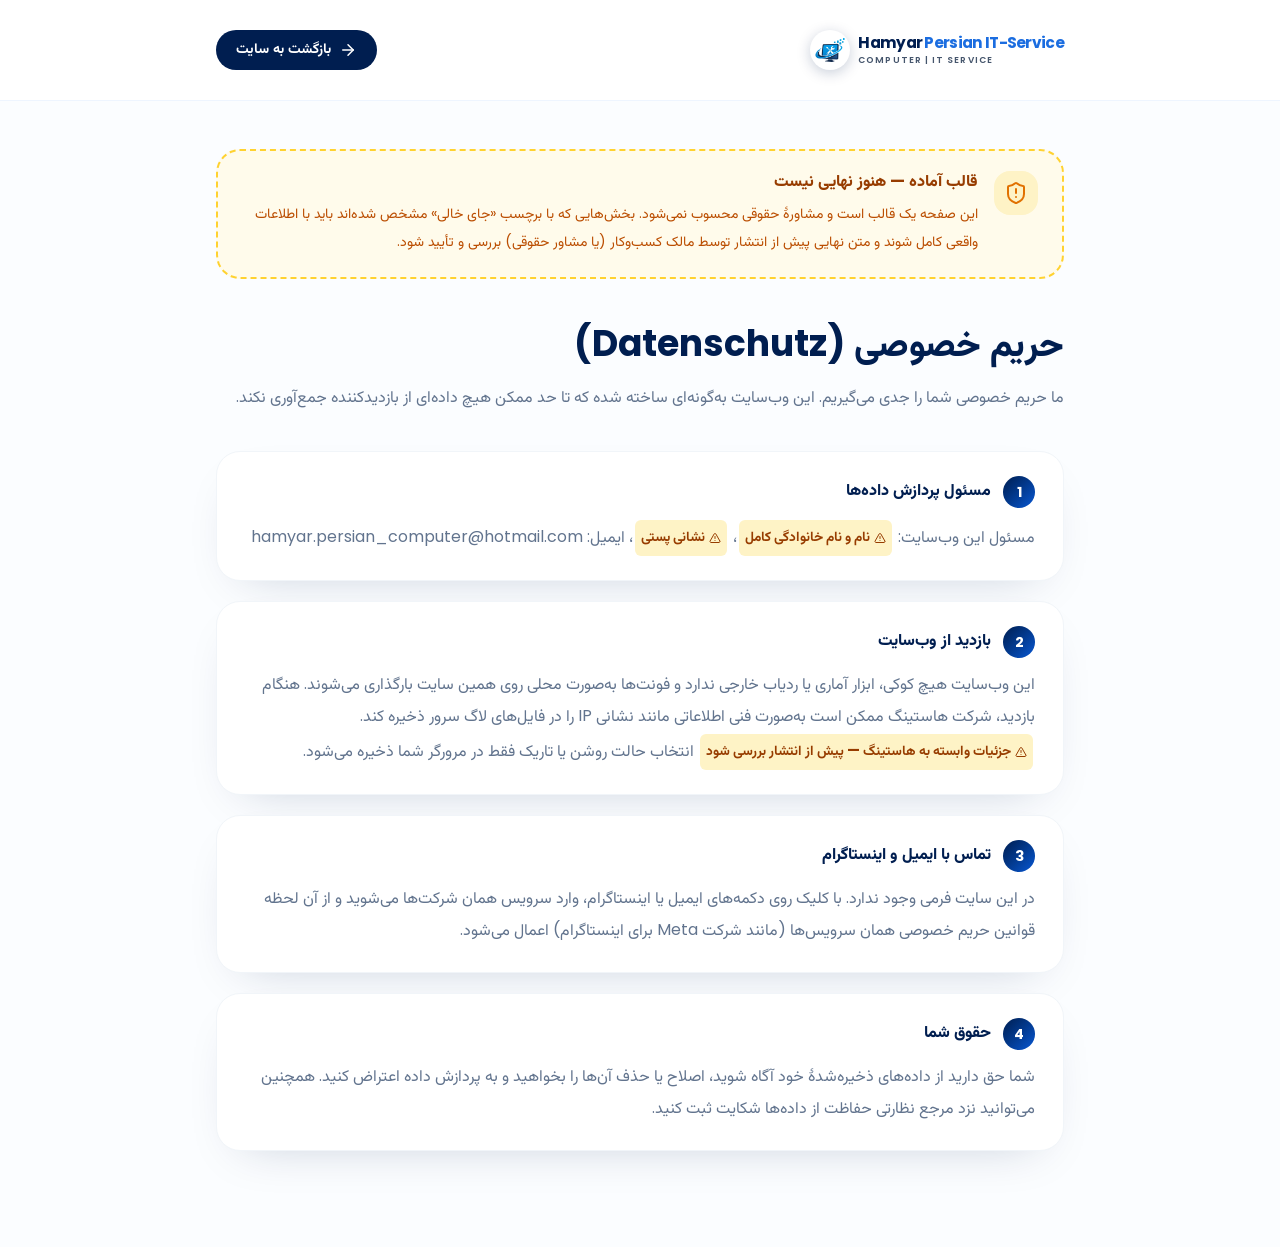
<file: datenschutz/index.html>
<!doctype html>
<html lang="fa" dir="rtl" data-theme="light">
  <head>
    <meta charset="utf-8" />
    <meta name="viewport" content="width=device-width, initial-scale=1" />
    <meta
      http-equiv="Content-Security-Policy"
      content="default-src 'none'; script-src 'self'; style-src 'self'; img-src 'self'; font-src 'self'; connect-src 'none'; object-src 'none'; base-uri 'none'; form-action 'none'"
    />
    <meta name="referrer" content="no-referrer" />
    <meta name="theme-color" content="#001e50" />
    <meta name="robots" content="noindex" />
    <title>حریم خصوصی (Datenschutz) | Hamyar Persian IT-Service</title>
    <meta name="description" content="قالب آماده — هنوز نهایی نیست" />
    <link rel="icon" type="image/png" sizes="64x64" href="../assets/favicon.png" />
    <link rel="alternate" hreflang="fa" href="./index.html" />
    <link rel="alternate" hreflang="de" href="../de/datenschutz/index.html" />
    <link rel="stylesheet" href="../assets/design.css" />
    <link rel="stylesheet" href="../assets/static.css" />
    <script src="../assets/site.js" defer></script>
  </head>
  <body>
    <a class="skip-link" href="#content">رفتن به محتوای اصلی</a>
    <div class="bg-[#fbfdff] static-legal">
      <div class="sticky top-0 z-10 bg-white/90 backdrop-blur-xl border-b border-brand-50">
        <div
          class="mx-auto flex h-[4.75rem] max-w-4xl items-center justify-between px-4 sm:h-[6.25rem] sm:px-6"
        >
          <a
            href="../index.html"
            class="inline-flex shrink-0 items-center rounded-full focus-visible:outline-2 focus-visible:outline-offset-4 focus-visible:outline-brand-400 gap-2"
            aria-label="Hamyar Persian IT-Service"
            dir="ltr"
            ><span
              class="grid shrink-0 place-items-center overflow-hidden rounded-full bg-white shadow-[0_3px_14px_rgba(0,30,80,0.22)] h-9 w-9 sm:h-10 sm:w-10"
              ><img
                alt=""
                aria-hidden="true"
                class="object-contain p-0.5 select-none block h-full w-full"
                src="../assets/hamyar-logo.webp" /></span
            ><span class="hidden leading-none sm:block"
              ><span class="block text-[0.96rem] font-extrabold tracking-[-0.045em] text-navy-800 site-style-1"
                ><span>Hamyar</span> <span class="text-brand-500">Persian IT-Service</span></span
              ><span
                class="mt-1.5 block text-[0.56rem] font-semibold tracking-[0.12em] text-slate-600 site-style-1"
                >COMPUTER | IT SERVICE</span
              ></span
            ></a
          ><a
            class="inline-flex items-center gap-2 rounded-full bg-navy-800 text-white px-5 py-2.5 text-sm font-bold hover:bg-navy-700 transition-colors cursor-pointer"
            href="../index.html"
            ><svg
              xmlns="http://www.w3.org/2000/svg"
              width="24"
              height="24"
              viewBox="0 0 24 24"
              fill="none"
              stroke="currentColor"
              stroke-width="2"
              stroke-linecap="round"
              stroke-linejoin="round"
              class="lucide lucide-arrow-left w-4.5 h-4.5 rtl:-scale-x-100"
              aria-hidden="true"
            >
              <path d="m12 19-7-7 7-7"></path>
              <path d="M19 12H5"></path></svg
            >بازگشت به سایت</a
          >
        </div>
      </div>
      <main class="mx-auto max-w-4xl px-4 sm:px-6 py-12 pb-24" id="content" tabindex="-1">
        <div
          class="flex items-start gap-4 rounded-[1.5rem] border-2 border-dashed border-amber-300 bg-amber-50 px-6 py-5"
        >
          <span class="grid place-items-center w-11 h-11 shrink-0 rounded-2xl bg-amber-100 text-amber-600"
            ><svg
              xmlns="http://www.w3.org/2000/svg"
              width="24"
              height="24"
              viewBox="0 0 24 24"
              fill="none"
              stroke="currentColor"
              stroke-width="2"
              stroke-linecap="round"
              stroke-linejoin="round"
              class="lucide lucide-shield-exclamation-point lucide-shield-alert w-6 h-6"
              aria-hidden="true"
            >
              <path
                d="M20 13c0 5-3.5 7.5-7.66 8.95a1 1 0 0 1-.67-.01C7.5 20.5 4 18 4 13V6a1 1 0 0 1 1-1c2 0 4.5-1.2 6.24-2.72a1.17 1.17 0 0 1 1.52 0C14.51 3.81 17 5 19 5a1 1 0 0 1 1 1z"
              ></path>
              <path d="M12 8v4"></path>
              <path d="M12 16h.01"></path></svg
          ></span>
          <div>
            <h2 class="font-extrabold text-amber-800">قالب آماده — هنوز نهایی نیست</h2>
            <p class="mt-1.5 text-sm leading-7 text-amber-700">
              این صفحه یک قالب است و مشاورهٔ حقوقی محسوب نمی‌شود. بخش‌هایی که با برچسب «جای خالی» مشخص شده‌اند
              باید با اطلاعات واقعی کامل شوند و متن نهایی پیش از انتشار توسط مالک کسب‌وکار (یا مشاور حقوقی)
              بررسی و تأیید شود.
            </p>
          </div>
        </div>
        <h1 class="mt-12 text-3xl sm:text-4xl font-extrabold text-navy-800">حریم خصوصی (Datenschutz)</h1>
        <p class="mt-4 leading-8 text-slate-500">
          ما حریم خصوصی شما را جدی می‌گیریم. این وب‌سایت به‌گونه‌ای ساخته شده که تا حد ممکن هیچ داده‌ای از
          بازدیدکننده جمع‌آوری نکند.
        </p>
        <div class="mt-9 space-y-5">
          <article
            class="rounded-[1.5rem] border border-slate-100 bg-white px-6 sm:px-7 py-6 shadow-[0_18px_50px_-28px_rgba(0,30,80,0.25)]"
          >
            <h2 class="flex items-center gap-3 font-extrabold text-navy-800">
              <span
                class="grid place-items-center w-8 h-8 rounded-full bg-gradient-to-br from-navy-800 to-brand-600 text-white text-sm site-style-3"
                >1</span
              >مسئول پردازش داده‌ها
            </h2>
            <p class="mt-3 leading-8 text-slate-500">
              <span>مسئول این وب‌سایت: </span
              ><span
                class="inline-flex items-center gap-1 rounded-md bg-amber-100 text-amber-800 px-1.5 py-0.5 mx-0.5 text-[0.85em] font-bold align-middle"
                ><svg
                  xmlns="http://www.w3.org/2000/svg"
                  width="24"
                  height="24"
                  viewBox="0 0 24 24"
                  fill="none"
                  stroke="currentColor"
                  stroke-width="2"
                  stroke-linecap="round"
                  stroke-linejoin="round"
                  class="lucide lucide-triangle-exclamation-point lucide-alert-triangle lucide-triangle-alert w-3 h-3 shrink-0"
                  aria-hidden="true"
                >
                  <path d="m21.73 18-8-14a2 2 0 0 0-3.48 0l-8 14A2 2 0 0 0 4 21h16a2 2 0 0 0 1.73-3"></path>
                  <path d="M12 9v4"></path>
                  <path d="M12 17h.01"></path></svg
                >نام و نام خانوادگی کامل<span class="sr-only">(جای خالی)</span></span
              ><span>، </span
              ><span
                class="inline-flex items-center gap-1 rounded-md bg-amber-100 text-amber-800 px-1.5 py-0.5 mx-0.5 text-[0.85em] font-bold align-middle"
                ><svg
                  xmlns="http://www.w3.org/2000/svg"
                  width="24"
                  height="24"
                  viewBox="0 0 24 24"
                  fill="none"
                  stroke="currentColor"
                  stroke-width="2"
                  stroke-linecap="round"
                  stroke-linejoin="round"
                  class="lucide lucide-triangle-exclamation-point lucide-alert-triangle lucide-triangle-alert w-3 h-3 shrink-0"
                  aria-hidden="true"
                >
                  <path d="m21.73 18-8-14a2 2 0 0 0-3.48 0l-8 14A2 2 0 0 0 4 21h16a2 2 0 0 0 1.73-3"></path>
                  <path d="M12 9v4"></path>
                  <path d="M12 17h.01"></path></svg
                >نشانی پستی<span class="sr-only">(جای خالی)</span></span
              ><span>، ایمیل: hamyar.persian_computer@hotmail.com</span>
            </p>
          </article>
          <article
            class="rounded-[1.5rem] border border-slate-100 bg-white px-6 sm:px-7 py-6 shadow-[0_18px_50px_-28px_rgba(0,30,80,0.25)]"
          >
            <h2 class="flex items-center gap-3 font-extrabold text-navy-800">
              <span
                class="grid place-items-center w-8 h-8 rounded-full bg-gradient-to-br from-navy-800 to-brand-600 text-white text-sm site-style-3"
                >2</span
              >بازدید از وب‌سایت
            </h2>
            <p class="mt-3 leading-8 text-slate-500">
              <span
                >این وب‌سایت هیچ کوکی، ابزار آماری یا ردیاب خارجی ندارد و فونت‌ها به‌صورت محلی روی همین سایت
                بارگذاری می‌شوند. هنگام بازدید، شرکت هاستینگ ممکن است به‌صورت فنی اطلاعاتی مانند نشانی IP را در
                فایل‌های لاگ سرور ذخیره کند. </span
              ><span
                class="inline-flex items-center gap-1 rounded-md bg-amber-100 text-amber-800 px-1.5 py-0.5 mx-0.5 text-[0.85em] font-bold align-middle"
                ><svg
                  xmlns="http://www.w3.org/2000/svg"
                  width="24"
                  height="24"
                  viewBox="0 0 24 24"
                  fill="none"
                  stroke="currentColor"
                  stroke-width="2"
                  stroke-linecap="round"
                  stroke-linejoin="round"
                  class="lucide lucide-triangle-exclamation-point lucide-alert-triangle lucide-triangle-alert w-3 h-3 shrink-0"
                  aria-hidden="true"
                >
                  <path d="m21.73 18-8-14a2 2 0 0 0-3.48 0l-8 14A2 2 0 0 0 4 21h16a2 2 0 0 0 1.73-3"></path>
                  <path d="M12 9v4"></path>
                  <path d="M12 17h.01"></path></svg
                >جزئیات وابسته به هاستینگ — پیش از انتشار بررسی شود<span class="sr-only">(جای خالی)</span></span
              ><span> انتخاب حالت روشن یا تاریک فقط در مرورگر شما ذخیره می‌شود.</span>
            </p>
          </article>
          <article
            class="rounded-[1.5rem] border border-slate-100 bg-white px-6 sm:px-7 py-6 shadow-[0_18px_50px_-28px_rgba(0,30,80,0.25)]"
          >
            <h2 class="flex items-center gap-3 font-extrabold text-navy-800">
              <span
                class="grid place-items-center w-8 h-8 rounded-full bg-gradient-to-br from-navy-800 to-brand-600 text-white text-sm site-style-3"
                >3</span
              >تماس با ایمیل و اینستاگرام
            </h2>
            <p class="mt-3 leading-8 text-slate-500">
              <span
                >در این سایت فرمی وجود ندارد. با کلیک روی دکمه‌های ایمیل یا اینستاگرام، وارد سرویس همان شرکت‌ها
                می‌شوید و از آن لحظه قوانین حریم خصوصی همان سرویس‌ها (مانند شرکت Meta برای اینستاگرام) اعمال
                می‌شود.</span
              >
            </p>
          </article>
          <article
            class="rounded-[1.5rem] border border-slate-100 bg-white px-6 sm:px-7 py-6 shadow-[0_18px_50px_-28px_rgba(0,30,80,0.25)]"
          >
            <h2 class="flex items-center gap-3 font-extrabold text-navy-800">
              <span
                class="grid place-items-center w-8 h-8 rounded-full bg-gradient-to-br from-navy-800 to-brand-600 text-white text-sm site-style-3"
                >4</span
              >حقوق شما
            </h2>
            <p class="mt-3 leading-8 text-slate-500">
              <span
                >شما حق دارید از داده‌های ذخیره‌شدهٔ خود آگاه شوید، اصلاح یا حذف آن‌ها را بخواهید و به پردازش
                داده اعتراض کنید. همچنین می‌توانید نزد مرجع نظارتی حفاظت از داده‌ها شکایت ثبت کنید.</span
              >
            </p>
          </article>
        </div>
      </main>
    </div>
  </body>
</html>
</file>
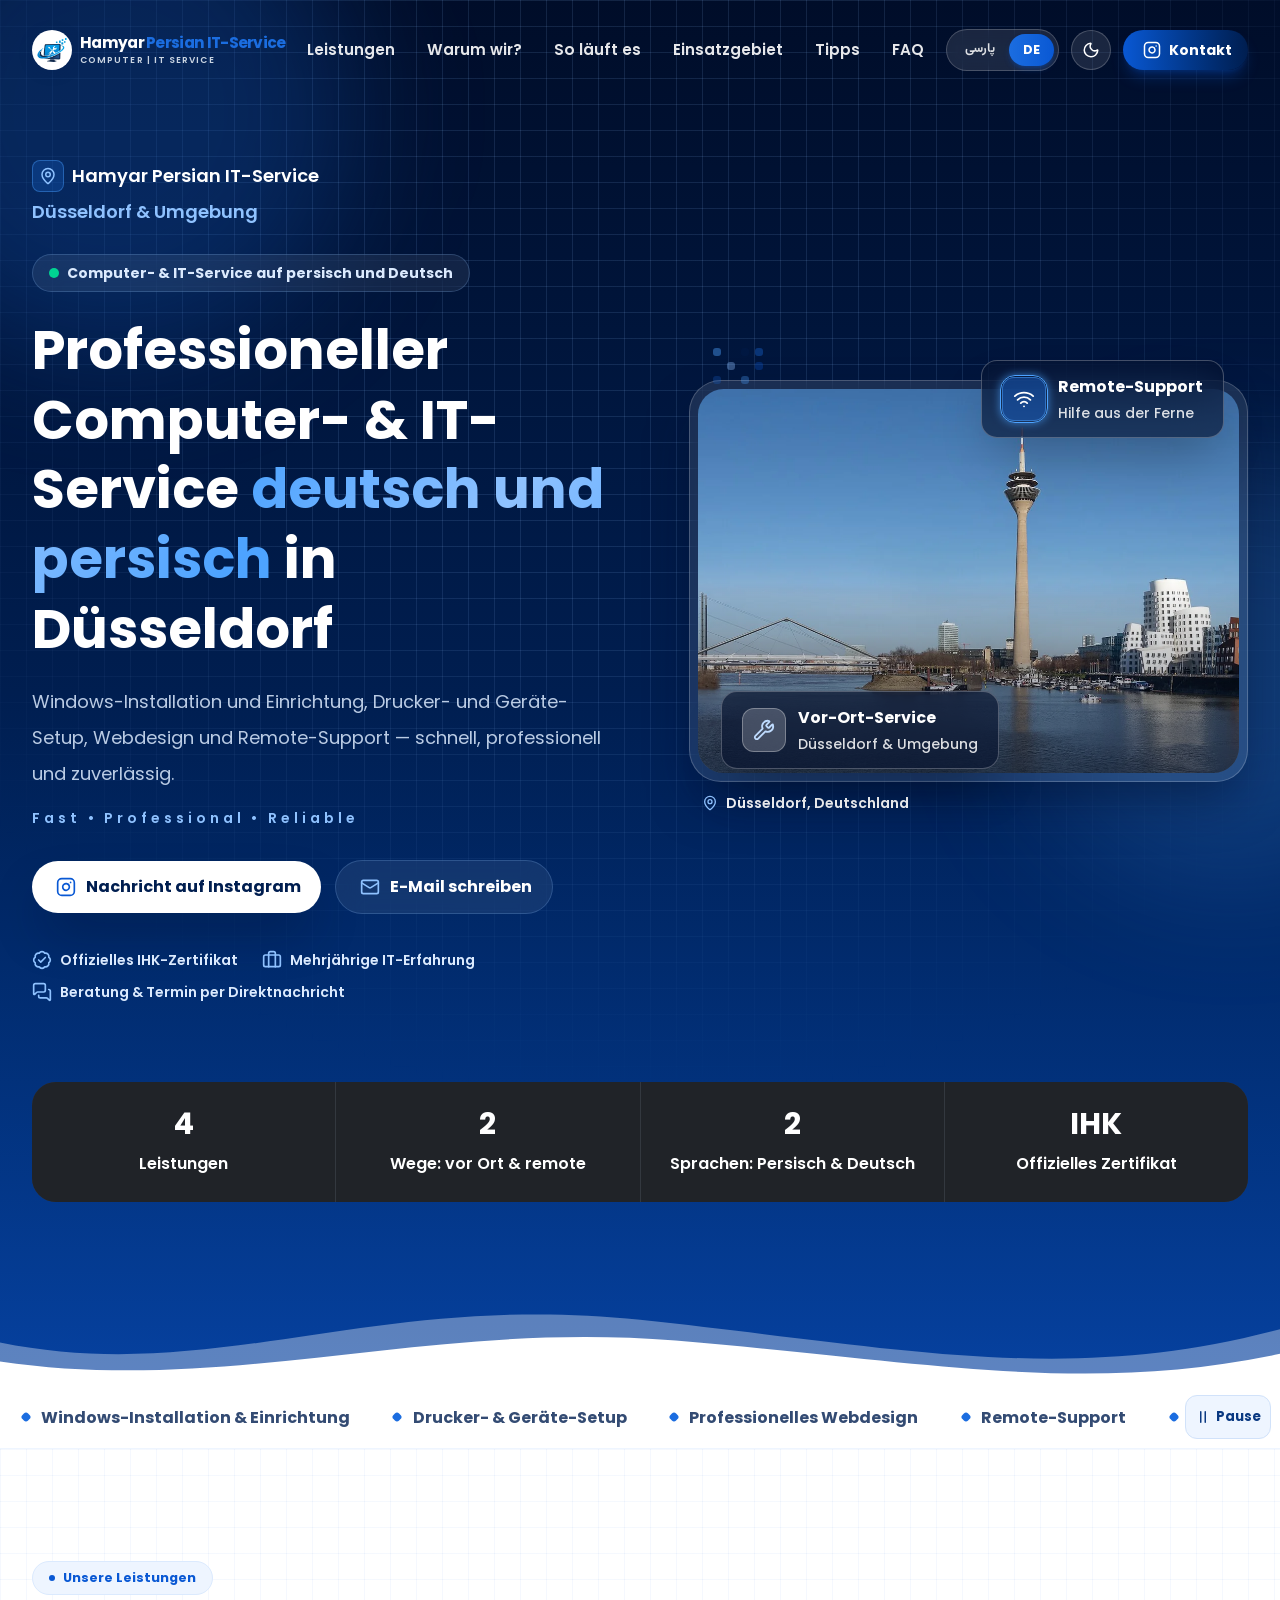
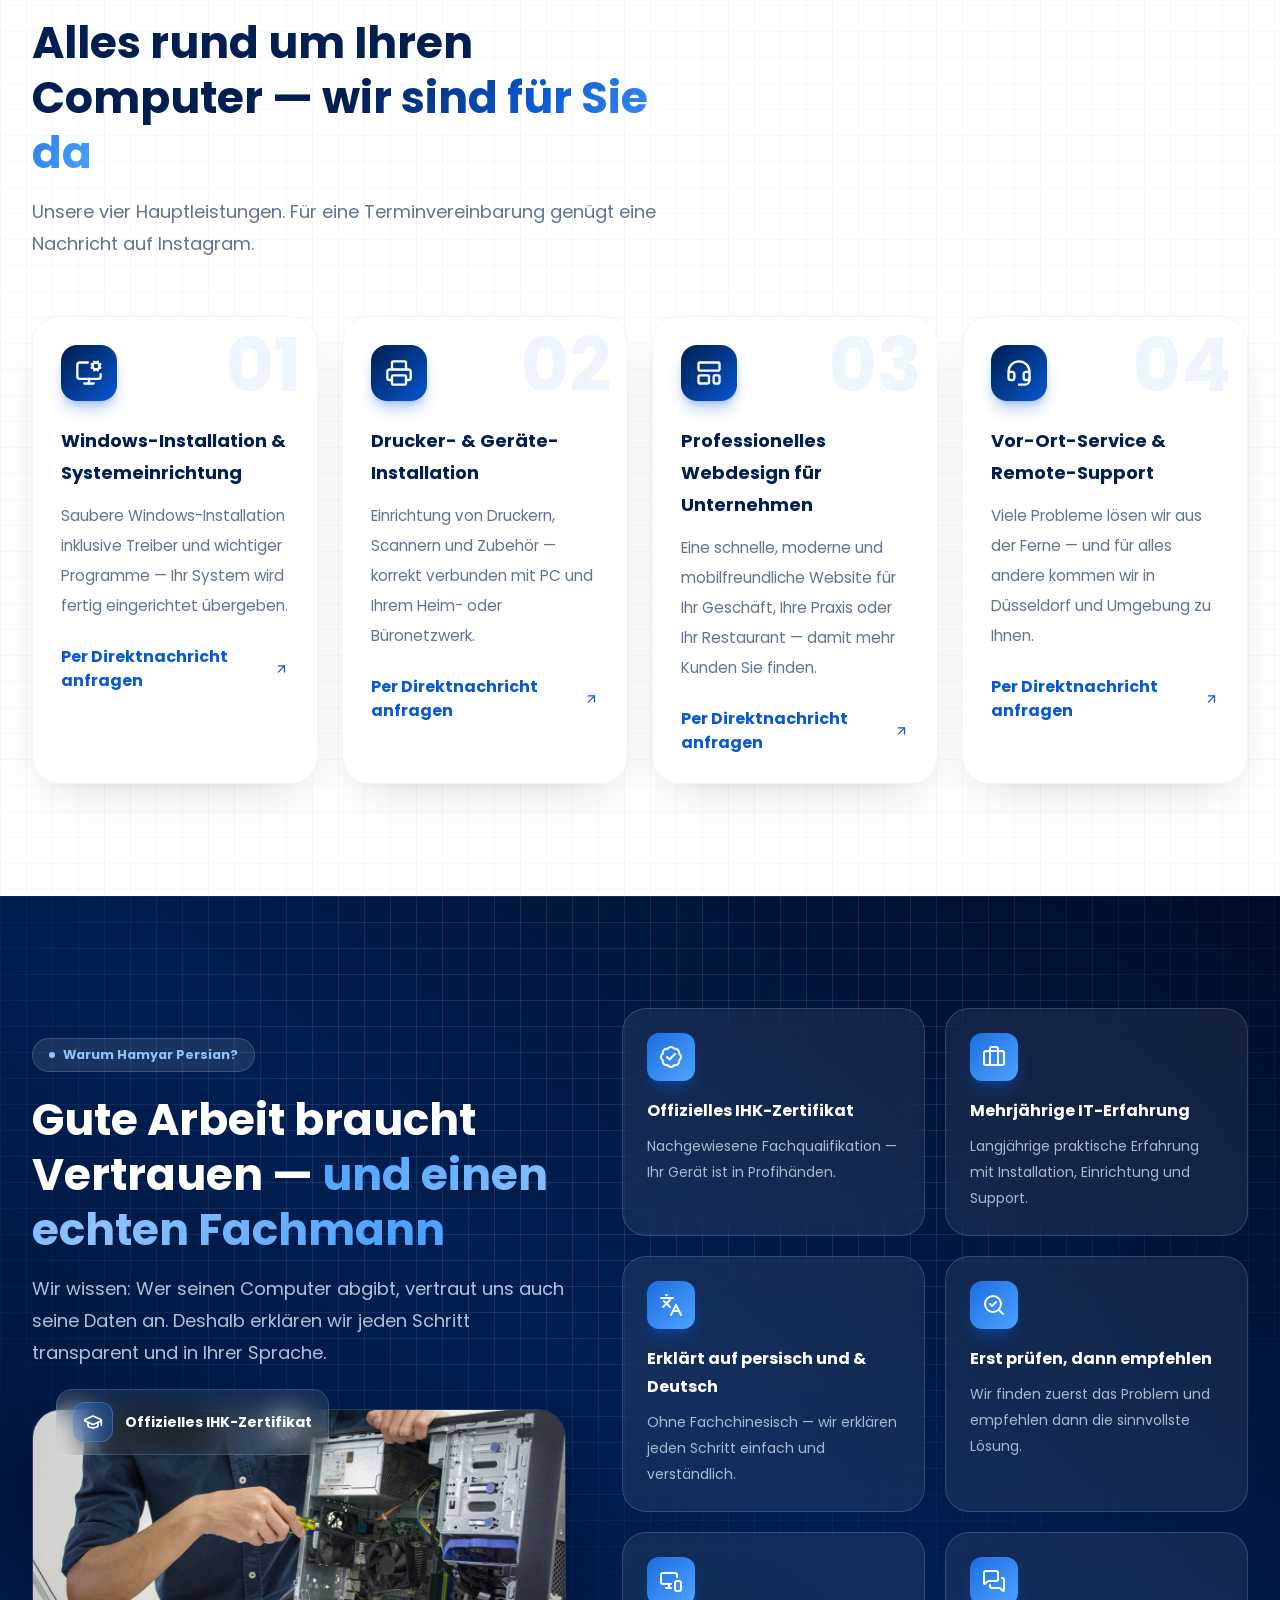
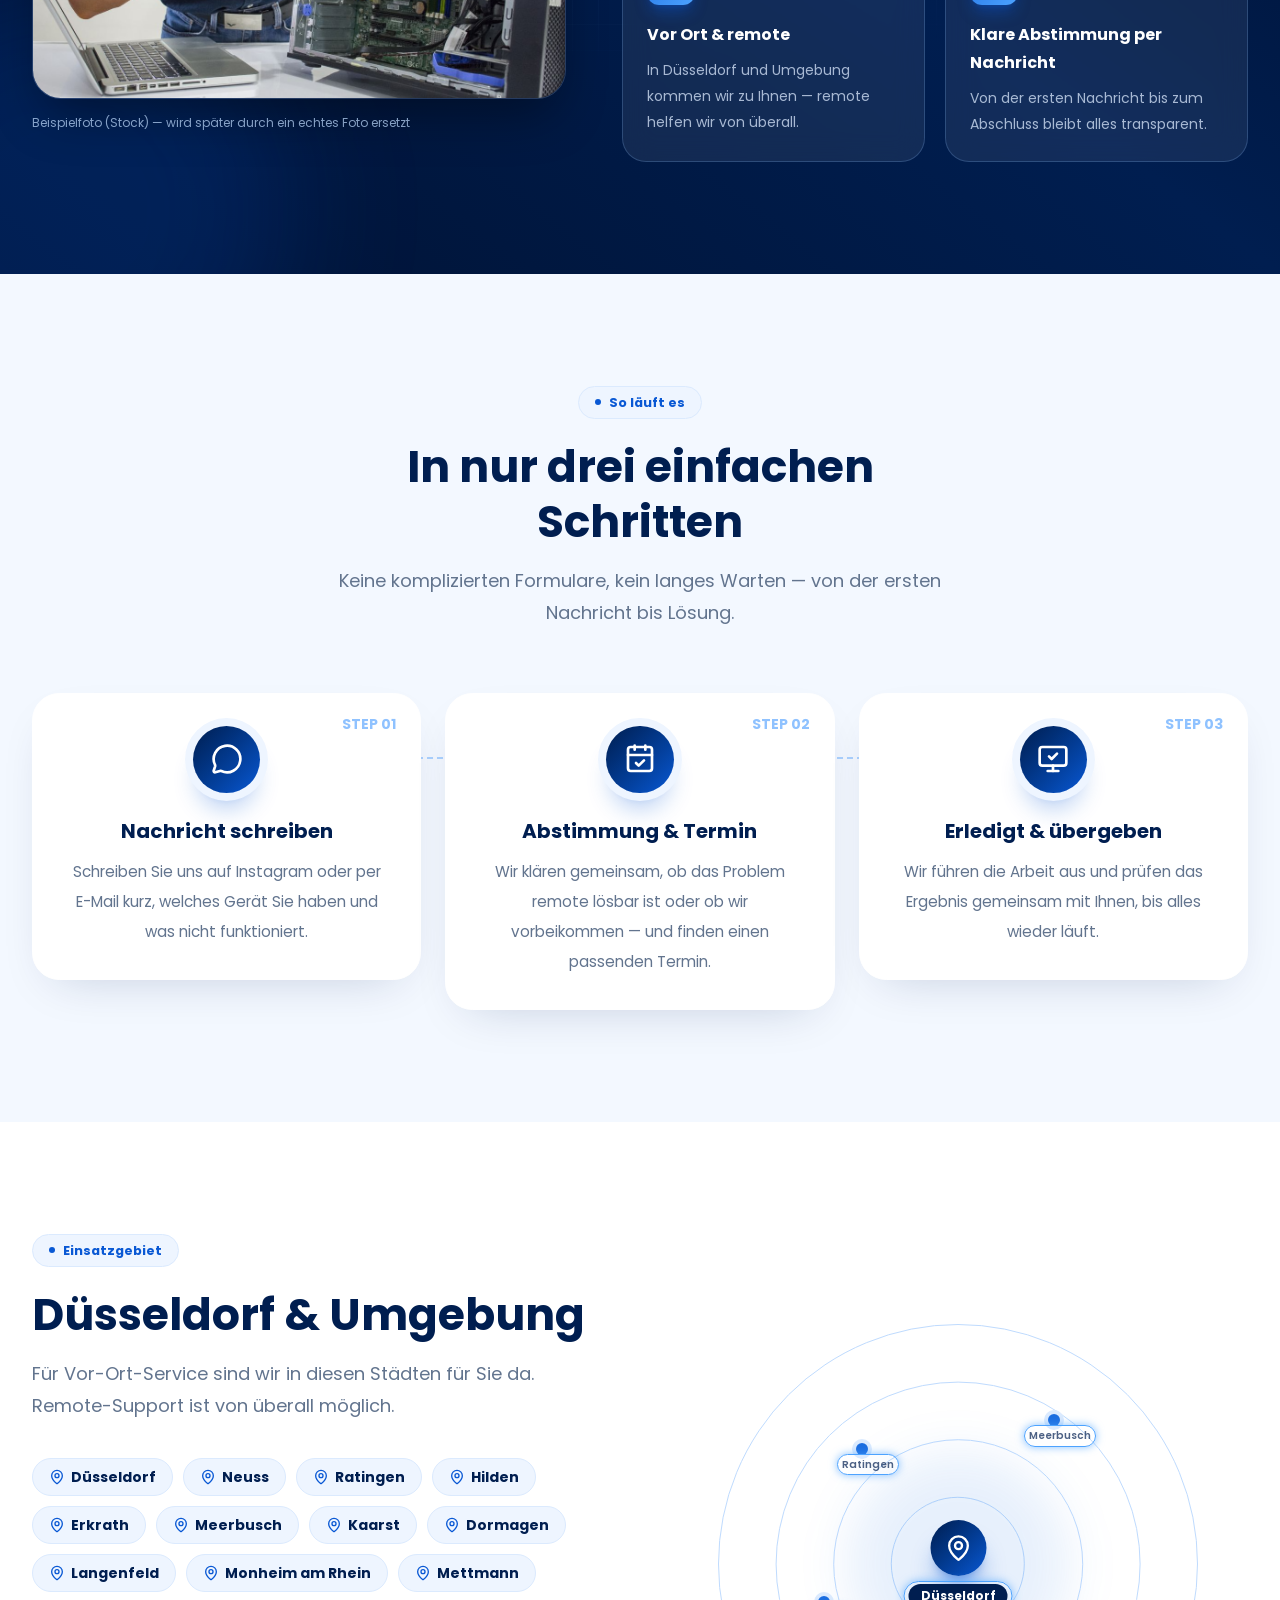
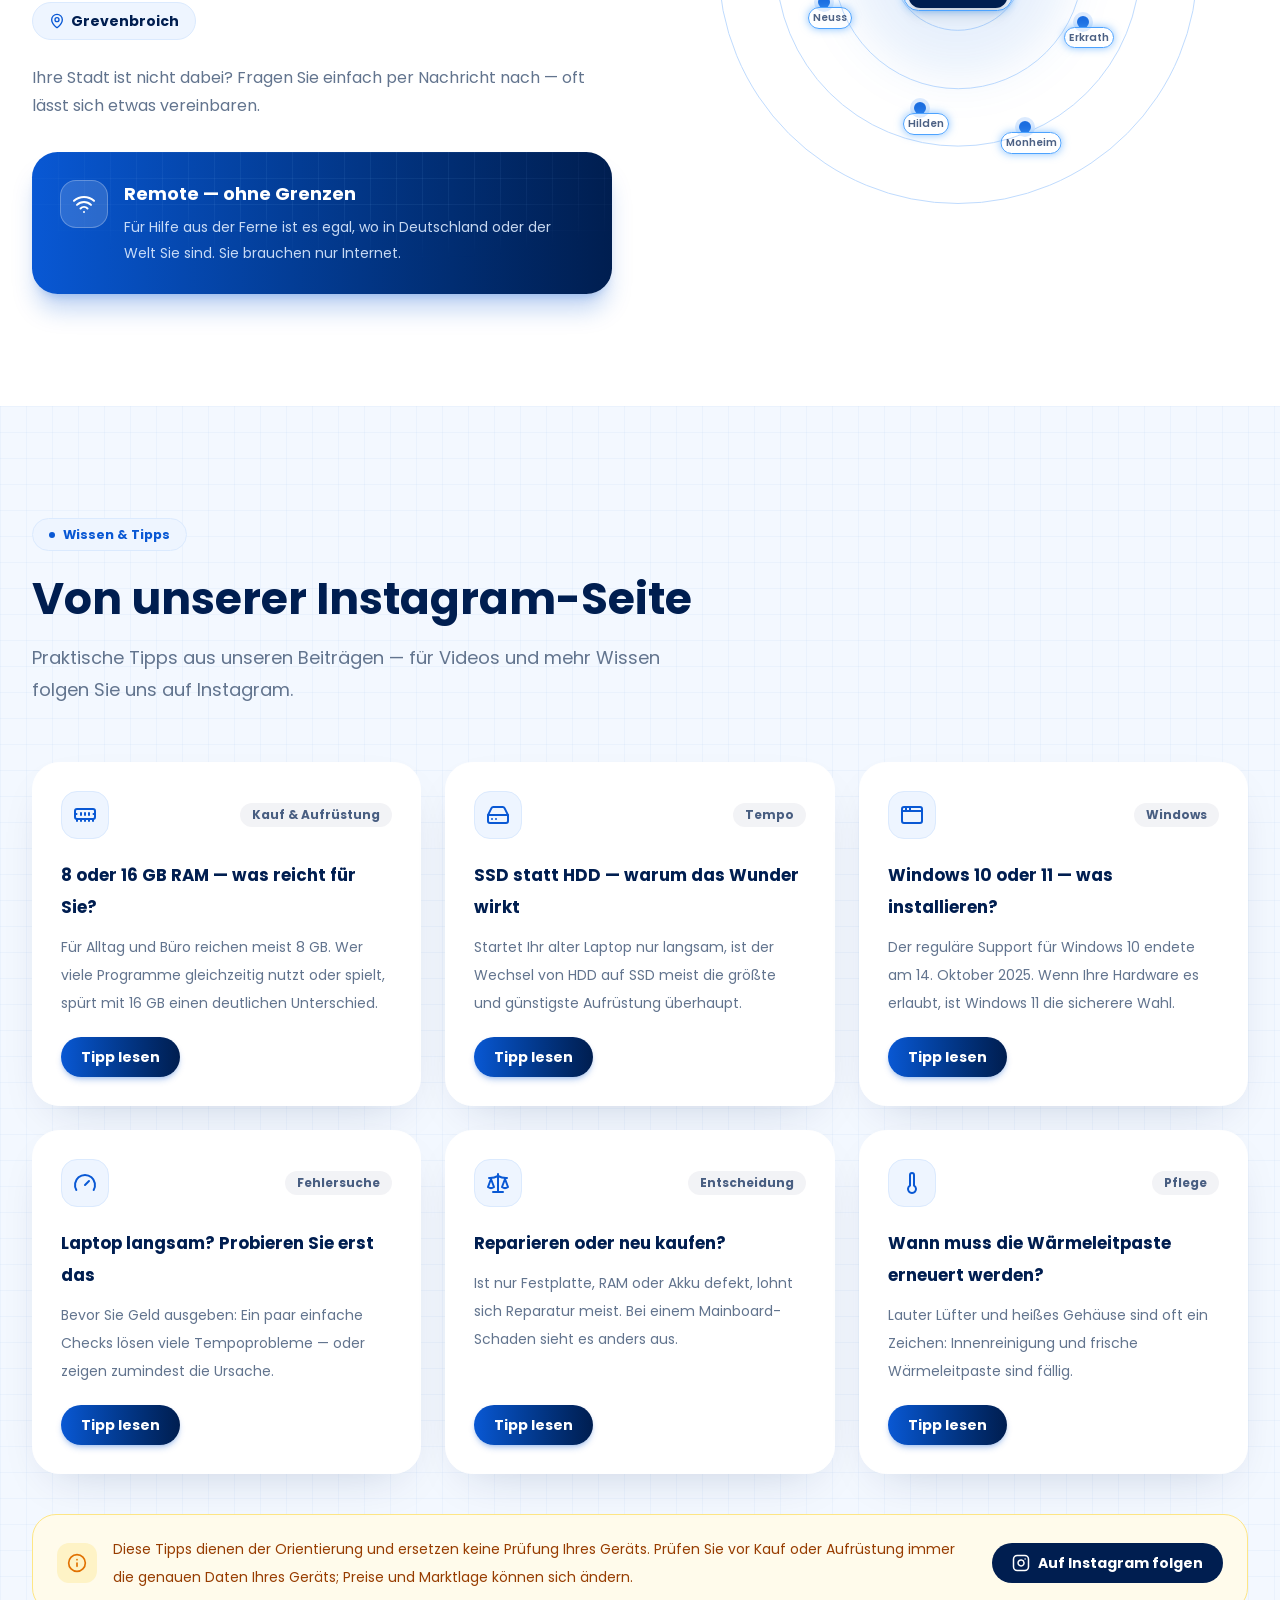
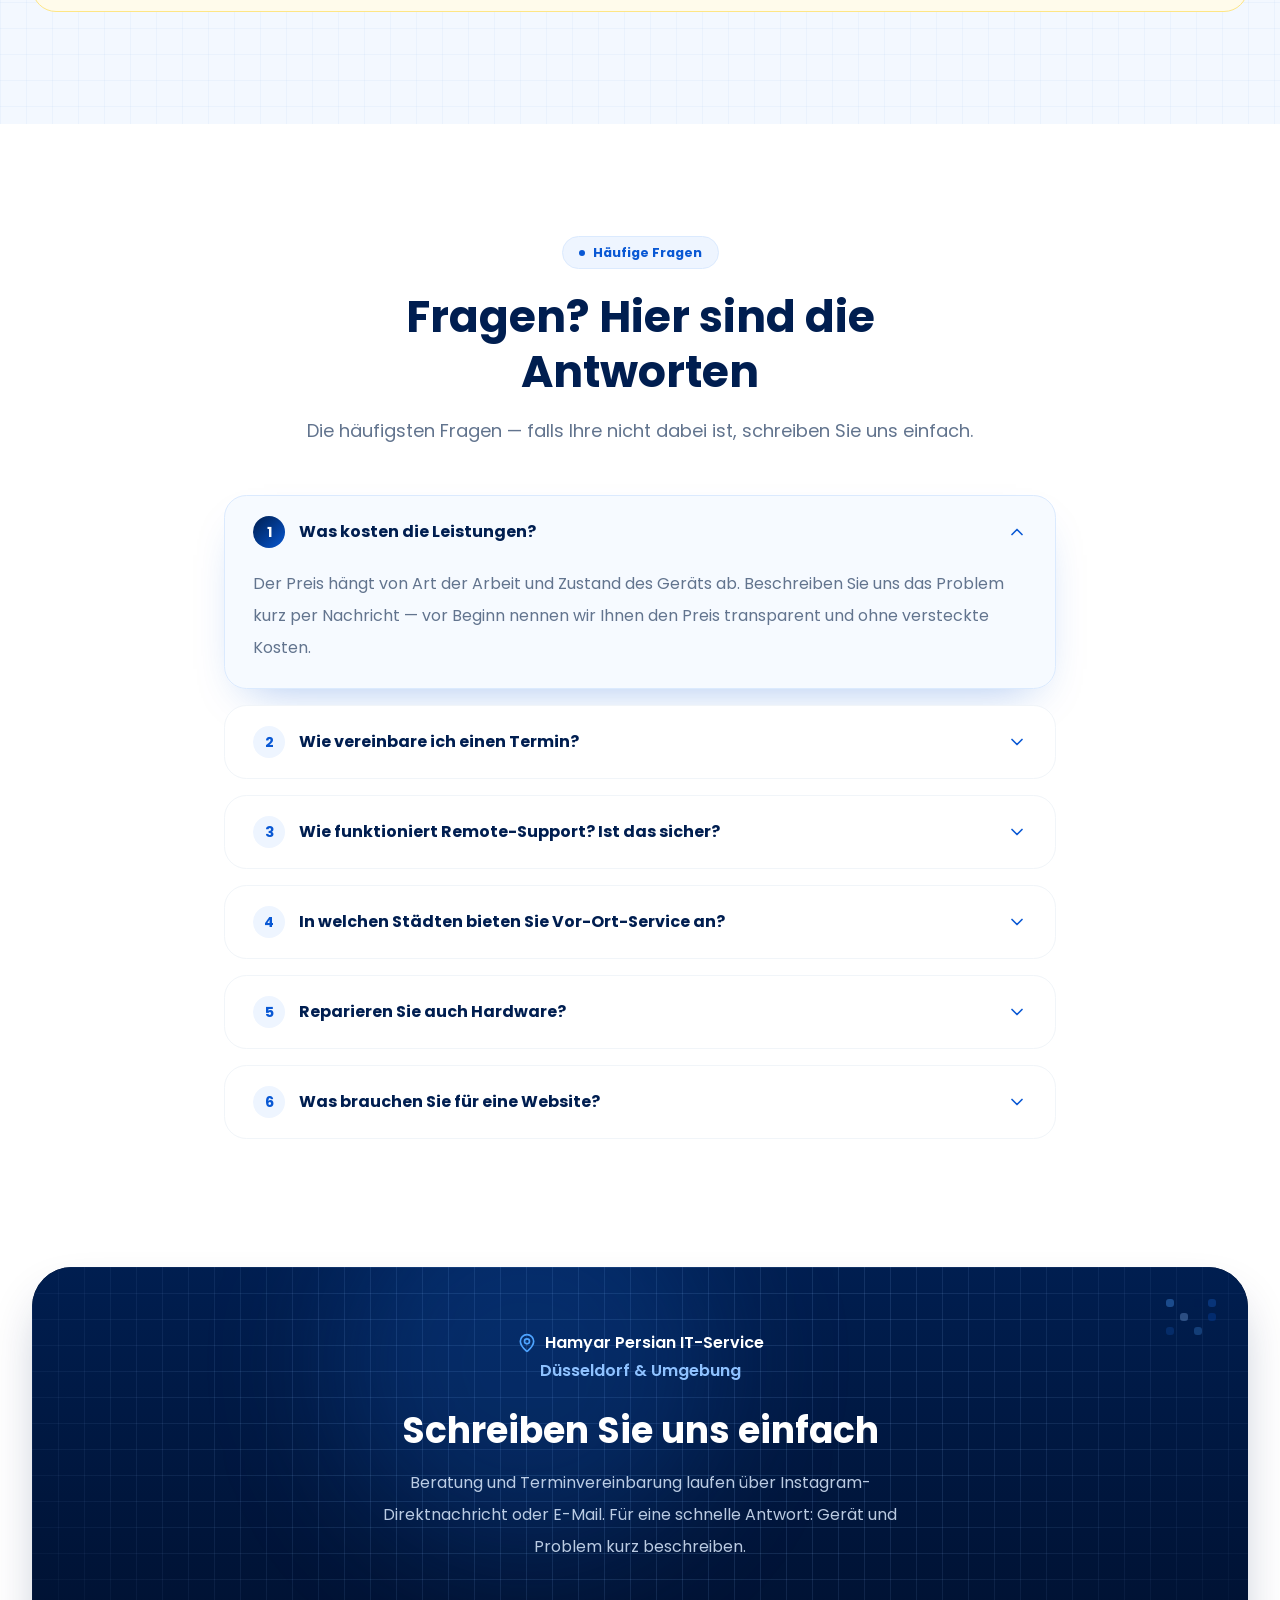
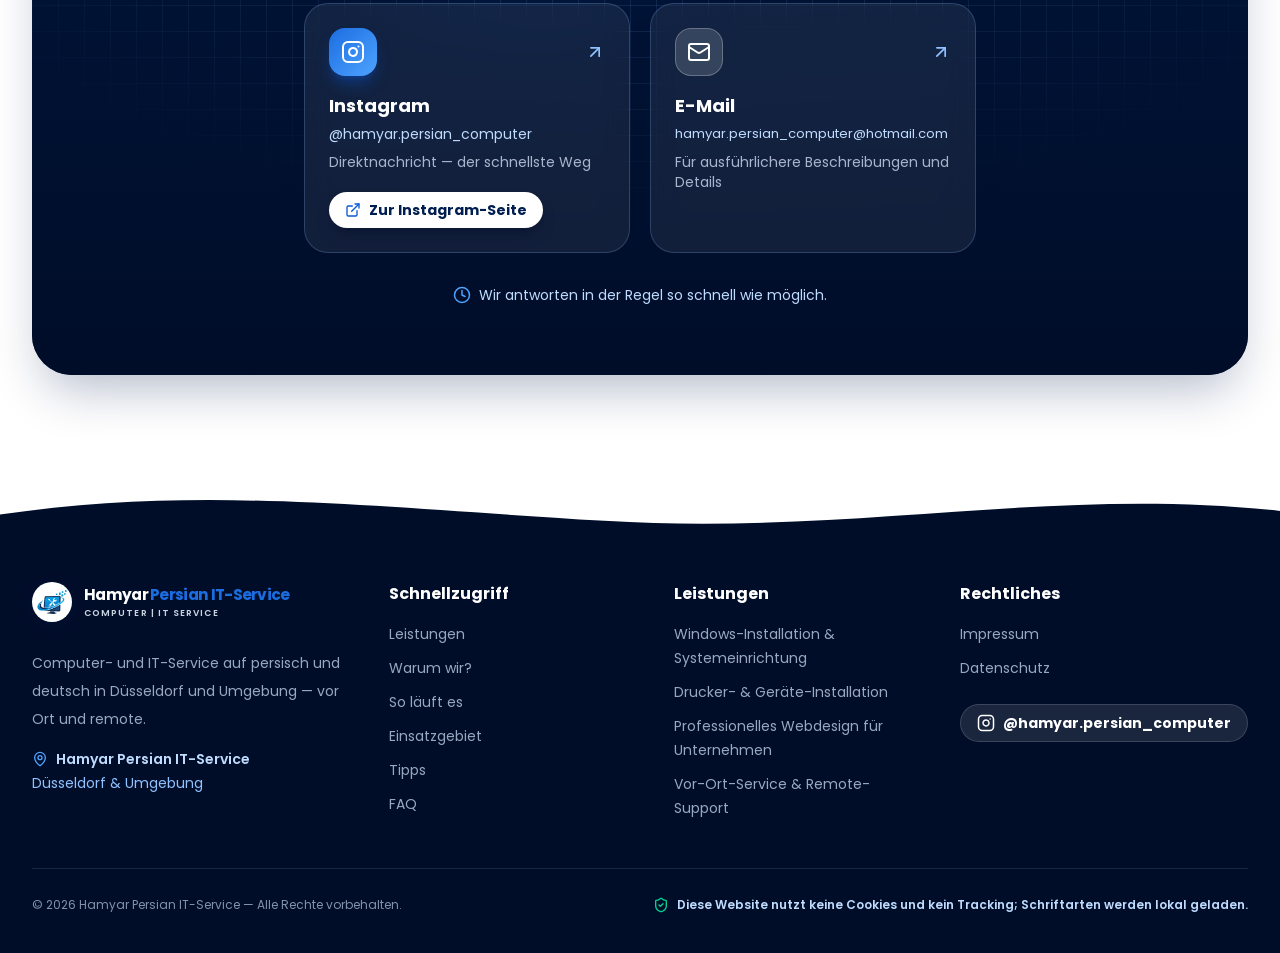
<file: de/index.html>
<!doctype html>
<html lang="de" dir="ltr" data-theme="light">
  <head>
    <meta charset="utf-8" />
    <meta name="viewport" content="width=device-width, initial-scale=1" />
    <meta
      http-equiv="Content-Security-Policy"
      content="default-src 'none'; script-src 'self'; style-src 'self'; img-src 'self'; font-src 'self'; connect-src 'none'; object-src 'none'; base-uri 'none'; form-action 'none'"
    />
    <meta name="referrer" content="no-referrer" />
    <meta name="theme-color" content="#001e50" />
    <meta name="robots" content="noindex" />
    <title>Hamyar Persian IT-Service | Computer- und IT-Service in Düsseldorf</title>
    <meta
      name="description"
      content="Windows-Installation und Einrichtung, Drucker- und Geräte-Setup, Webdesign und Remote-Support — schnell, professionell und zuverlässig."
    />
    <link rel="icon" type="image/png" sizes="64x64" href="../assets/favicon.png" />
    <link rel="alternate" hreflang="fa" href="../index.html" />
    <link rel="alternate" hreflang="de" href="./index.html" />
    <link rel="stylesheet" href="../assets/design.css" />
    <link rel="stylesheet" href="../assets/static.css?v=desktop-2" />
    <script src="../assets/site.js?v=desktop-2" defer></script>
  </head>
  <body>
    <a class="skip-link" href="#content">Zum Hauptinhalt</a>
    <div class="min-h-screen" id="site">
      <!-- Kopfbereich, Menü und Sprache -->
      <header class="fixed top-0 inset-x-0 z-50 transition-all duration-500 bg-transparent" data-site-header="">
        <div class="mx-auto max-w-7xl px-4 sm:px-6 lg:px-8">
          <div class="flex h-[4.75rem] items-center justify-between sm:h-[6.25rem]">
            <a
              href="#top"
              class="inline-flex shrink-0 items-center rounded-full focus-visible:outline-2 focus-visible:outline-offset-4 focus-visible:outline-brand-400 gap-2"
              aria-label="Hamyar Persian IT-Service"
              dir="ltr"
              ><span
                class="grid shrink-0 place-items-center overflow-hidden rounded-full bg-white shadow-[0_3px_14px_rgba(0,30,80,0.22)] h-9 w-9 sm:h-10 sm:w-10"
                ><img
                  alt=""
                  aria-hidden="true"
                  class="object-contain p-0.5 select-none block h-full w-full"
                  src="../assets/hamyar-logo.webp" /></span
              ><span class="hidden leading-none sm:block"
                ><span
                  class="block text-[0.96rem] font-extrabold tracking-[-0.045em] text-white site-style-1"
                  data-logo-title=""
                  ><span>Hamyar</span> <span class="text-brand-500">Persian IT-Service</span></span
                ><span
                  class="mt-1.5 block text-[0.56rem] font-semibold tracking-[0.12em] text-slate-300 site-style-1"
                  data-logo-caption=""
                  >COMPUTER | IT SERVICE</span
                ></span
              ></a
            >
            <nav class="hidden lg:flex items-center gap-8" aria-label="Hauptnavigation" data-desktop-nav="">
              <a
                href="#services"
                class="nav-link text-[0.95rem] font-semibold transition-colors text-white/90 hover:text-white"
                data-desktop-link=""
                >Leistungen</a
              ><a
                href="#why"
                class="nav-link text-[0.95rem] font-semibold transition-colors text-white/90 hover:text-white"
                data-desktop-link=""
                >Warum wir?</a
              ><a
                href="#steps"
                class="nav-link text-[0.95rem] font-semibold transition-colors text-white/90 hover:text-white"
                data-desktop-link=""
                >So läuft es</a
              ><a
                href="#area"
                class="nav-link text-[0.95rem] font-semibold transition-colors text-white/90 hover:text-white"
                data-desktop-link=""
                >Einsatzgebiet</a
              ><a
                href="#tips"
                class="nav-link text-[0.95rem] font-semibold transition-colors text-white/90 hover:text-white"
                data-desktop-link=""
                >Tipps</a
              ><a
                href="#faq"
                class="nav-link text-[0.95rem] font-semibold transition-colors text-white/90 hover:text-white"
                data-desktop-link=""
                >FAQ</a
              >
            </nav>
            <div class="flex items-center gap-2.5 sm:gap-3">
              <div
                class="flex items-center rounded-full p-1 border bg-white/10 border-white/20 backdrop-blur"
                role="group"
                aria-label="Seitensprache"
                data-lang-switch=""
              >
                <a
                  class="px-3 sm:px-3.5 py-1.5 rounded-full text-[0.8rem] font-bold transition-all cursor-pointer text-white/85 hover:text-white site-style-2"
                  href="../index.html"
                  hreflang="fa"
                  lang="fa"
                  aria-label="پارسی"
                  >پارسی</a
                ><a
                  class="px-3 sm:px-3.5 py-1.5 rounded-full text-[0.8rem] font-bold transition-all cursor-pointer bg-gradient-to-l from-brand-600 to-brand-500 text-white shadow-md shadow-brand-600/30 site-style-3"
                  href="./index.html"
                  hreflang="de"
                  lang="de"
                  aria-label="Deutsch"
                  aria-current="page"
                  >DE</a
                >
              </div>
              <button
                type="button"
                aria-label="Dunkelmodus aktivieren"
                aria-pressed="false"
                title="Dunkelmodus aktivieren"
                class="grid h-9 w-9 sm:h-10 sm:w-10 place-items-center rounded-full border transition-colors cursor-pointer border-white/20 bg-white/10 text-white hover:bg-white/20"
                data-theme-toggle=""
                data-switch-light="Hellmodus aktivieren"
                data-switch-dark="Dunkelmodus aktivieren"
              >
                <svg
                  xmlns="http://www.w3.org/2000/svg"
                  width="24"
                  height="24"
                  viewBox="0 0 24 24"
                  fill="none"
                  stroke="currentColor"
                  stroke-width="2"
                  stroke-linecap="round"
                  stroke-linejoin="round"
                  class="lucide lucide-moon h-4.5 w-4.5"
                  aria-hidden="true"
                  data-theme-icon="light"
                >
                  <path
                    d="M20.985 12.486a9 9 0 1 1-9.473-9.472c.405-.022.617.46.402.803a6 6 0 0 0 8.268 8.268c.344-.215.825-.004.803.401"
                  ></path></svg
                ><svg
                  xmlns="http://www.w3.org/2000/svg"
                  width="24"
                  height="24"
                  viewBox="0 0 24 24"
                  fill="none"
                  stroke="currentColor"
                  stroke-width="2"
                  stroke-linecap="round"
                  stroke-linejoin="round"
                  class="lucide lucide-sun h-4.5 w-4.5"
                  aria-hidden="true"
                  data-theme-icon="dark"
                >
                  <circle cx="12" cy="12" r="4"></circle>
                  <path d="M12 2v2"></path>
                  <path d="M12 20v2"></path>
                  <path d="m4.93 4.93 1.41 1.41"></path>
                  <path d="m17.66 17.66 1.41 1.41"></path>
                  <path d="M2 12h2"></path>
                  <path d="M20 12h2"></path>
                  <path d="m6.34 17.66-1.41 1.41"></path>
                  <path d="m19.07 4.93-1.41 1.41"></path>
                </svg></button
              ><a
                href="https://www.instagram.com/hamyar.persian_computer/"
                target="_blank"
                rel="noopener noreferrer"
                class="hidden sm:inline-flex items-center gap-2 rounded-full bg-gradient-to-l from-navy-800 to-brand-600 text-white ps-5 pe-4 py-2.5 text-sm font-bold shadow-lg shadow-brand-600/30 hover:shadow-brand-600/50 hover:-translate-y-0.5 transition-all"
                ><svg
                  viewBox="0 0 24 24"
                  fill="none"
                  stroke="currentColor"
                  stroke-width="2"
                  stroke-linecap="round"
                  stroke-linejoin="round"
                  class="w-4.5 h-4.5"
                  aria-hidden="true"
                >
                  <rect width="20" height="20" x="2" y="2" rx="5" ry="5"></rect>
                  <path d="M16 11.37A4 4 0 1 1 12.63 8 4 4 0 0 1 16 11.37z"></path>
                  <line x1="17.5" x2="17.51" y1="6.5" y2="6.5"></line></svg
                >Kontakt</a
              ><button
                class="lg:hidden p-2.5 rounded-xl border cursor-pointer border-white/25 text-white bg-white/10"
                aria-label="Menü"
                aria-expanded="false"
                data-menu-toggle=""
                aria-controls="mobile-navigation"
                type="button"
              >
                <svg
                  xmlns="http://www.w3.org/2000/svg"
                  width="24"
                  height="24"
                  viewBox="0 0 24 24"
                  fill="none"
                  stroke="currentColor"
                  stroke-width="2"
                  stroke-linecap="round"
                  stroke-linejoin="round"
                  class="lucide lucide-menu w-5 h-5"
                  aria-hidden="true"
                  data-menu-icon="closed"
                >
                  <path d="M4 5h16"></path>
                  <path d="M4 12h16"></path>
                  <path d="M4 19h16"></path></svg
                ><svg
                  xmlns="http://www.w3.org/2000/svg"
                  width="24"
                  height="24"
                  viewBox="0 0 24 24"
                  fill="none"
                  stroke="currentColor"
                  stroke-width="2"
                  stroke-linecap="round"
                  stroke-linejoin="round"
                  class="lucide lucide-x w-5 h-5"
                  aria-hidden="true"
                  data-menu-icon="open"
                >
                  <path d="M18 6 6 18"></path>
                  <path d="m6 6 12 12"></path>
                </svg>
              </button>
            </div>
          </div>
        </div>
        <div
          class="lg:hidden overflow-hidden transition-[max-height,opacity] duration-500 max-h-0 opacity-0"
          data-menu-panel=""
          id="mobile-navigation"
        >
          <nav class="px-4 pb-6 pt-2 flex flex-col gap-1 bg-white/60" aria-label="Mobile Navigation">
            <a
              href="#services"
              class="rounded-xl px-4 py-3 font-semibold text-navy-800 hover:bg-brand-50 transition-colors"
              >Leistungen</a
            ><a
              href="#why"
              class="rounded-xl px-4 py-3 font-semibold text-navy-800 hover:bg-brand-50 transition-colors"
              >Warum wir?</a
            ><a
              href="#steps"
              class="rounded-xl px-4 py-3 font-semibold text-navy-800 hover:bg-brand-50 transition-colors"
              >So läuft es</a
            ><a
              href="#area"
              class="rounded-xl px-4 py-3 font-semibold text-navy-800 hover:bg-brand-50 transition-colors"
              >Einsatzgebiet</a
            ><a
              href="#tips"
              class="rounded-xl px-4 py-3 font-semibold text-navy-800 hover:bg-brand-50 transition-colors"
              >Tipps</a
            ><a
              href="#faq"
              class="rounded-xl px-4 py-3 font-semibold text-navy-800 hover:bg-brand-50 transition-colors"
              >FAQ</a
            ><a
              href="https://www.instagram.com/hamyar.persian_computer/"
              target="_blank"
              rel="noopener noreferrer"
              class="mt-3 inline-flex items-center justify-center gap-2 rounded-xl bg-gradient-to-l from-navy-800 to-brand-600 text-white px-5 py-3.5 font-bold shadow-lg shadow-brand-600/30"
              ><svg
                viewBox="0 0 24 24"
                fill="none"
                stroke="currentColor"
                stroke-width="2"
                stroke-linecap="round"
                stroke-linejoin="round"
                class="w-5 h-5"
                aria-hidden="true"
              >
                <rect width="20" height="20" x="2" y="2" rx="5" ry="5"></rect>
                <path d="M16 11.37A4 4 0 1 1 12.63 8 4 4 0 0 1 16 11.37z"></path>
                <line x1="17.5" x2="17.51" y1="6.5" y2="6.5"></line></svg
              >Kontakt</a
            >
          </nav>
        </div>
      </header>
      <main id="content" tabindex="-1">
        <!-- Start: Titel und Hauptbild -->
        <section id="top" class="relative overflow-hidden bg-navy-950">
          <div class="absolute inset-0 bg-gradient-to-b from-navy-950 via-navy-800 to-brand-600/70"></div>
          <div class="absolute inset-0 pixel-grid"></div>
          <div
            class="absolute -top-32 -start-32 w-[30rem] h-[30rem] rounded-full bg-brand-500/25 blur-3xl animate-blob"
          ></div>
          <div
            class="absolute top-1/3 -end-40 w-[26rem] h-[26rem] rounded-full bg-brand-400/20 blur-3xl animate-blob site-style-4"
          ></div>
          <div class="relative mx-auto max-w-7xl px-4 sm:px-6 lg:px-8 pt-32 sm:pt-40 pb-16 sm:pb-20">
            <div class="grid lg:grid-cols-[1.05fr_0.95fr] gap-14 lg:gap-10 items-center">
              <div>
                <div class="animate-fade-up site-style-5">
                  <p class="flex items-center gap-2 text-white font-semibold text-base sm:text-lg site-style-1">
                    <span
                      class="grid place-items-center w-8 h-8 rounded-lg bg-brand-500/25 border border-brand-400/40"
                      ><svg
                        xmlns="http://www.w3.org/2000/svg"
                        width="24"
                        height="24"
                        viewBox="0 0 24 24"
                        fill="none"
                        stroke="currentColor"
                        stroke-width="2"
                        stroke-linecap="round"
                        stroke-linejoin="round"
                        class="lucide lucide-map-pin w-4.5 h-4.5 text-brand-300"
                        aria-hidden="true"
                      >
                        <path
                          d="M20 10c0 4.993-5.539 10.193-7.399 11.799a1 1 0 0 1-1.202 0C9.539 20.193 4 14.993 4 10a8 8 0 0 1 16 0"
                        ></path>
                        <circle cx="12" cy="10" r="3"></circle></svg></span
                    >Hamyar Persian IT-Service
                  </p>
                  <p class="mt-1.5 text-brand-300 font-semibold text-base sm:text-lg">
                    Düsseldorf &amp; Umgebung
                  </p>
                </div>
                <span
                  class="animate-fade-up mt-7 inline-flex items-center gap-2 rounded-full glass px-4 py-2 text-sm font-bold text-brand-100 site-style-6"
                  ><span class="relative flex w-2.5 h-2.5"
                    ><span
                      class="absolute inline-flex h-full w-full rounded-full bg-emerald-400 opacity-60 animate-ping"
                    ></span
                    ><span class="relative inline-flex rounded-full w-2.5 h-2.5 bg-emerald-400"></span></span
                  >Computer- &amp; IT-Service auf persisch und Deutsch</span
                >
                <h1
                  class="animate-fade-up mt-6 text-[2rem] leading-[1.35] sm:text-5xl sm:leading-[1.3] lg:text-[3.4rem] lg:leading-[1.28] font-extrabold text-white site-style-7"
                >
                  Professioneller Computer- &amp; IT-Service <span class="text-gradient">deutsch und persisch</span> in
                  Düsseldorf
                </h1>
                <p
                  class="animate-fade-up mt-5 text-base sm:text-lg leading-9 text-brand-100/85 max-w-xl site-style-8"
                >
                  Windows-Installation und Einrichtung, Drucker- und Geräte-Setup, Webdesign und Remote-Support
                  — schnell, professionell und zuverlässig.
                </p>
                <p
                  class="animate-fade-up mt-4 text-[0.8rem] sm:text-sm font-semibold tracking-[0.28em] text-brand-300 site-style-9"
                  dir="ltr"
                >
                  Fast • Professional • Reliable
                </p>
                <div class="animate-fade-up mt-8 flex flex-wrap items-center gap-3.5 site-style-10">
                  <a
                    href="https://www.instagram.com/hamyar.persian_computer/"
                    target="_blank"
                    rel="noopener noreferrer"
                    class="group inline-flex items-center gap-2.5 rounded-full bg-white text-navy-800 ps-6 pe-5 py-3.5 font-extrabold shadow-2xl shadow-navy-950/40 hover:-translate-y-0.5 hover:shadow-white/20 transition-all"
                    ><svg
                      viewBox="0 0 24 24"
                      fill="none"
                      stroke="currentColor"
                      stroke-width="2"
                      stroke-linecap="round"
                      stroke-linejoin="round"
                      class="w-5 h-5 text-brand-600 group-hover:scale-110 transition-transform"
                      aria-hidden="true"
                    >
                      <rect width="20" height="20" x="2" y="2" rx="5" ry="5"></rect>
                      <path d="M16 11.37A4 4 0 1 1 12.63 8 4 4 0 0 1 16 11.37z"></path>
                      <line x1="17.5" x2="17.51" y1="6.5" y2="6.5"></line></svg
                    >Nachricht auf Instagram</a
                  ><a
                    href="mailto:hamyar.persian_computer@hotmail.com"
                    class="inline-flex items-center gap-2.5 rounded-full glass text-white ps-6 pe-5 py-3.5 font-bold hover:bg-white/15 hover:-translate-y-0.5 transition-all"
                    ><svg
                      xmlns="http://www.w3.org/2000/svg"
                      width="24"
                      height="24"
                      viewBox="0 0 24 24"
                      fill="none"
                      stroke="currentColor"
                      stroke-width="2"
                      stroke-linecap="round"
                      stroke-linejoin="round"
                      class="lucide lucide-mail w-5 h-5 text-brand-300"
                      aria-hidden="true"
                    >
                      <path d="m22 7-8.991 5.727a2 2 0 0 1-2.009 0L2 7"></path>
                      <rect x="2" y="4" width="20" height="16" rx="2"></rect></svg
                    >E-Mail schreiben</a
                  >
                </div>
                <ul class="animate-fade-up mt-9 flex flex-wrap gap-x-6 gap-y-3 site-style-11">
                  <li class="flex items-center gap-2 text-sm font-semibold text-brand-100">
                    <svg
                      xmlns="http://www.w3.org/2000/svg"
                      width="24"
                      height="24"
                      viewBox="0 0 24 24"
                      fill="none"
                      stroke="currentColor"
                      stroke-width="2"
                      stroke-linecap="round"
                      stroke-linejoin="round"
                      class="lucide lucide-badge-check lucide-verified w-5 h-5 text-brand-300"
                      aria-hidden="true"
                    >
                      <path
                        d="M3.85 8.62a4 4 0 0 1 4.78-4.77 4 4 0 0 1 6.74 0 4 4 0 0 1 4.78 4.78 4 4 0 0 1 0 6.74 4 4 0 0 1-4.77 4.78 4 4 0 0 1-6.75 0 4 4 0 0 1-4.78-4.77 4 4 0 0 1 0-6.76Z"
                      ></path>
                      <path d="m16 9-5.5 5.5L8 12"></path></svg
                    >Offizielles IHK-Zertifikat
                  </li>
                  <li class="flex items-center gap-2 text-sm font-semibold text-brand-100">
                    <svg
                      xmlns="http://www.w3.org/2000/svg"
                      width="24"
                      height="24"
                      viewBox="0 0 24 24"
                      fill="none"
                      stroke="currentColor"
                      stroke-width="2"
                      stroke-linecap="round"
                      stroke-linejoin="round"
                      class="lucide lucide-briefcase w-5 h-5 text-brand-300"
                      aria-hidden="true"
                    >
                      <path d="M16 20V4a2 2 0 0 0-2-2h-4a2 2 0 0 0-2 2v16"></path>
                      <rect width="20" height="14" x="2" y="6" rx="2"></rect></svg
                    >Mehrjährige IT-Erfahrung
                  </li>
                  <li class="flex items-center gap-2 text-sm font-semibold text-brand-100">
                    <svg
                      xmlns="http://www.w3.org/2000/svg"
                      width="24"
                      height="24"
                      viewBox="0 0 24 24"
                      fill="none"
                      stroke="currentColor"
                      stroke-width="2"
                      stroke-linecap="round"
                      stroke-linejoin="round"
                      class="lucide lucide-messages-square w-5 h-5 text-brand-300"
                      aria-hidden="true"
                    >
                      <path
                        d="M16 10a2 2 0 0 1-2 2H6.828a2 2 0 0 0-1.414.586l-2.202 2.202A.71.71 0 0 1 2 14.286V4a2 2 0 0 1 2-2h10a2 2 0 0 1 2 2z"
                      ></path>
                      <path
                        d="M20 9a2 2 0 0 1 2 2v10.286a.71.71 0 0 1-1.212.502l-2.202-2.202A2 2 0 0 0 17.172 19H10a2 2 0 0 1-2-2v-1"
                      ></path></svg
                    >Beratung &amp; Termin per Direktnachricht
                  </li>
                </ul>
              </div>
              <div class="relative animate-fade-up site-style-12">
                <div
                  class="grid grid-cols-4 gap-1.5 w-fit absolute -top-8 start-6 z-10 opacity-60"
                  aria-hidden="true"
                >
                  <span class="w-2 h-2 rounded-[3px] bg-brand-400/70"></span
                  ><span class="w-2 h-2 rounded-[3px] bg-transparent"></span
                  ><span class="w-2 h-2 rounded-[3px] bg-navy-800/50"></span
                  ><span class="w-2 h-2 rounded-[3px] bg-brand-500/60"></span
                  ><span class="w-2 h-2 rounded-[3px] bg-transparent"></span
                  ><span class="w-2 h-2 rounded-[3px] bg-brand-300/60"></span
                  ><span class="w-2 h-2 rounded-[3px] bg-transparent"></span
                  ><span class="w-2 h-2 rounded-[3px] bg-brand-600/50"></span
                  ><span class="w-2 h-2 rounded-[3px] bg-brand-500/40"></span
                  ><span class="w-2 h-2 rounded-[3px] bg-transparent"></span
                  ><span class="w-2 h-2 rounded-[3px] bg-brand-400/50"></span
                  ><span class="w-2 h-2 rounded-[3px] bg-transparent"></span>
                </div>
                <div
                  class="relative rounded-[2rem] p-2 bg-white/10 border border-white/20 backdrop-blur-md shadow-2xl shadow-navy-950/50 rotate-1 hover:rotate-0 transition-transform duration-700"
                  data-steady-photo
                >
                  <img
                    alt="Düsseldorf — Rheinturm"
                    class="rounded-[1.6rem] w-full h-[19rem] sm:h-[24rem] object-cover"
                    loading="eager"
                    src="../assets/dusseldorf-sunny.webp"
                  />
                  <div
                    class="absolute inset-2 rounded-[1.6rem] bg-gradient-to-t from-navy-950/55 via-transparent to-transparent"
                  ></div>
                  <p
                    class="absolute bottom-6 start-7 text-white/95 font-semibold text-sm flex items-center gap-2 site-style-1"
                    data-hero-caption
                  >
                    <svg
                      xmlns="http://www.w3.org/2000/svg"
                      width="24"
                      height="24"
                      viewBox="0 0 24 24"
                      fill="none"
                      stroke="currentColor"
                      stroke-width="2"
                      stroke-linecap="round"
                      stroke-linejoin="round"
                      class="lucide lucide-map-pin w-4 h-4 text-brand-300"
                      aria-hidden="true"
                    >
                      <path
                        d="M20 10c0 4.993-5.539 10.193-7.399 11.799a1 1 0 0 1-1.202 0C9.539 20.193 4 14.993 4 10a8 8 0 0 1 16 0"
                      ></path>
                      <circle cx="12" cy="10" r="3"></circle>
                    </svg>
                    Düsseldorf, Deutschland
                  </p>
                </div>
                <div
                  class="absolute -top-5 end-2 sm:end-6 rounded-2xl px-5 py-3.5 flex items-center gap-3 animate-floaty shadow-2xl bg-navy-950/60 border border-white/25 backdrop-blur-xl"
                >
                  <span
                    class="grid place-items-center w-11 h-11 shrink-0 rounded-xl bg-brand-500/40 border border-brand-400/50 animate-pulse-ring"
                    ><svg
                      xmlns="http://www.w3.org/2000/svg"
                      width="24"
                      height="24"
                      viewBox="0 0 24 24"
                      fill="none"
                      stroke="currentColor"
                      stroke-width="2"
                      stroke-linecap="round"
                      stroke-linejoin="round"
                      class="lucide lucide-wifi w-5.5 h-5.5 text-white"
                      aria-hidden="true"
                    >
                      <path d="M12 20h.01"></path>
                      <path d="M2 8.82a15 15 0 0 1 20 0"></path>
                      <path d="M5 12.859a10 10 0 0 1 14 0"></path>
                      <path d="M8.5 16.429a5 5 0 0 1 7 0"></path></svg></span
                  ><span
                    ><span class="block text-white font-extrabold text-base leading-6">Remote-Support</span
                    ><span class="block text-white/85 font-medium text-sm mt-1">Hilfe aus der Ferne</span></span
                  >
                </div>
                <div
                  class="absolute -bottom-6 start-2 sm:start-8 rounded-2xl px-5 py-3.5 flex items-center gap-3 animate-floaty-slow shadow-2xl bg-navy-950/60 border border-white/25 backdrop-blur-xl"
                  data-hero-local-card
                >
                  <span
                    class="grid place-items-center w-11 h-11 shrink-0 rounded-xl bg-white/20 border border-white/30"
                    ><svg
                      xmlns="http://www.w3.org/2000/svg"
                      width="24"
                      height="24"
                      viewBox="0 0 24 24"
                      fill="none"
                      stroke="currentColor"
                      stroke-width="2"
                      stroke-linecap="round"
                      stroke-linejoin="round"
                      class="lucide lucide-wrench w-5.5 h-5.5 text-brand-200"
                      aria-hidden="true"
                    >
                      <path
                        d="M14.7 6.3a1 1 0 0 0 0 1.4l1.6 1.6a1 1 0 0 0 1.4 0l3.106-3.105c.32-.322.863-.22.983.218a6 6 0 0 1-8.259 7.057l-7.91 7.91a1 1 0 0 1-2.999-3l7.91-7.91a6 6 0 0 1 7.057-8.259c.438.12.54.662.219.984z"
                      ></path></svg></span
                  ><span
                    ><span class="block text-white font-extrabold text-base leading-6">Vor-Ort-Service</span
                    ><span class="block text-white/85 font-medium text-sm mt-1"
                      >Düsseldorf &amp; Umgebung</span
                    ></span
                  >
                </div>
              </div>
            </div>
            <div class="animate-fade-up mt-16 sm:mt-20 site-style-13">
              <dl class="grid grid-cols-2 lg:grid-cols-4 gap-px overflow-hidden rounded-3xl bg-[#33383f]">
                <div
                  class="flex min-w-0 flex-col-reverse items-center gap-2 bg-[#202328] px-3 py-6 text-center sm:px-6"
                >
                  <dt class="text-base font-semibold leading-7 text-white">Leistungen</dt>
                  <dd class="text-2xl sm:text-3xl font-extrabold text-white site-style-1">4</dd>
                </div>
                <div
                  class="flex min-w-0 flex-col-reverse items-center gap-2 bg-[#202328] px-3 py-6 text-center sm:px-6"
                >
                  <dt class="text-base font-semibold leading-7 text-white">Wege: vor Ort &amp; remote</dt>
                  <dd class="text-2xl sm:text-3xl font-extrabold text-white site-style-1">2</dd>
                </div>
                <div
                  class="flex min-w-0 flex-col-reverse items-center gap-2 bg-[#202328] px-3 py-6 text-center sm:px-6"
                >
                  <dt class="text-base font-semibold leading-7 text-white">Sprachen: Persisch &amp; Deutsch</dt>
                  <dd class="text-2xl sm:text-3xl font-extrabold text-white site-style-1">2</dd>
                </div>
                <div
                  class="flex min-w-0 flex-col-reverse items-center gap-2 bg-[#202328] px-3 py-6 text-center sm:px-6"
                >
                  <dt class="text-base font-semibold leading-7 text-white">Offizielles Zertifikat</dt>
                  <dd class="text-2xl sm:text-3xl font-extrabold text-white site-style-1">IHK</dd>
                </div>
              </dl>
            </div>
          </div>
          <svg
            viewBox="0 0 1440 110"
            preserveAspectRatio="none"
            class="relative block w-full h-[4.5rem] sm:h-[6.5rem] -mb-px"
            aria-hidden="true"
          >
            <path
              d="M0,64 C240,110 420,10 720,40 C1020,70 1200,110 1440,50 L1440,110 L0,110 Z"
              fill="#ffffff"
              opacity="0.35"
            ></path>
            <path
              d="M0,84 C260,120 480,40 760,62 C1040,84 1220,120 1440,76 L1440,110 L0,110 Z"
              fill="#ffffff"
            ></path>
          </svg>
        </section>
        <div
          class="ticker-strip bg-white py-5 overflow-hidden border-b border-brand-50"
          data-mobile-ticker
          dir="ltr"
          aria-hidden="true"
        >
          <div class="flex w-max animate-marquee gap-0 hover:[animation-play-state:paused]">
            <span
              class="ticker-item flex items-center gap-8 px-8 text-navy-800/80 font-bold whitespace-nowrap"
              dir="rtl"
              >Windows-Installation &amp; Einrichtung<span
                class="ticker-dot w-2 h-2 rounded-[3px] bg-brand-500 rotate-45 shrink-0"
              ></span></span
            ><span
              class="ticker-item flex items-center gap-8 px-8 text-navy-800/80 font-bold whitespace-nowrap"
              dir="rtl"
              >Drucker- &amp; Geräte-Setup<span
                class="ticker-dot w-2 h-2 rounded-[3px] bg-brand-500 rotate-45 shrink-0"
              ></span></span
            ><span
              class="ticker-item flex items-center gap-8 px-8 text-navy-800/80 font-bold whitespace-nowrap"
              dir="rtl"
              >Professionelles Webdesign<span
                class="ticker-dot w-2 h-2 rounded-[3px] bg-brand-500 rotate-45 shrink-0"
              ></span></span
            ><span
              class="ticker-item flex items-center gap-8 px-8 text-navy-800/80 font-bold whitespace-nowrap"
              dir="rtl"
              >Remote-Support<span
                class="ticker-dot w-2 h-2 rounded-[3px] bg-brand-500 rotate-45 shrink-0"
              ></span></span
            ><span
              class="ticker-item flex items-center gap-8 px-8 text-navy-800/80 font-bold whitespace-nowrap"
              dir="rtl"
              >Vor-Ort-Service in Düsseldorf<span
                class="ticker-dot w-2 h-2 rounded-[3px] bg-brand-500 rotate-45 shrink-0"
              ></span></span
            ><span
              class="ticker-item flex items-center gap-8 px-8 text-navy-800/80 font-bold whitespace-nowrap"
              dir="rtl"
              >Beratung auf persisch und Deutsch<span
                class="ticker-dot w-2 h-2 rounded-[3px] bg-brand-500 rotate-45 shrink-0"
              ></span></span
            ><span
              class="ticker-item flex items-center gap-8 px-8 text-navy-800/80 font-bold whitespace-nowrap"
              dir="rtl"
              >Windows-Installation &amp; Einrichtung<span
                class="ticker-dot w-2 h-2 rounded-[3px] bg-brand-500 rotate-45 shrink-0"
              ></span></span
            ><span
              class="ticker-item flex items-center gap-8 px-8 text-navy-800/80 font-bold whitespace-nowrap"
              dir="rtl"
              >Drucker- &amp; Geräte-Setup<span
                class="ticker-dot w-2 h-2 rounded-[3px] bg-brand-500 rotate-45 shrink-0"
              ></span></span
            ><span
              class="ticker-item flex items-center gap-8 px-8 text-navy-800/80 font-bold whitespace-nowrap"
              dir="rtl"
              >Professionelles Webdesign<span
                class="ticker-dot w-2 h-2 rounded-[3px] bg-brand-500 rotate-45 shrink-0"
              ></span></span
            ><span
              class="ticker-item flex items-center gap-8 px-8 text-navy-800/80 font-bold whitespace-nowrap"
              dir="rtl"
              >Remote-Support<span
                class="ticker-dot w-2 h-2 rounded-[3px] bg-brand-500 rotate-45 shrink-0"
              ></span></span
            ><span
              class="ticker-item flex items-center gap-8 px-8 text-navy-800/80 font-bold whitespace-nowrap"
              dir="rtl"
              >Vor-Ort-Service in Düsseldorf<span
                class="ticker-dot w-2 h-2 rounded-[3px] bg-brand-500 rotate-45 shrink-0"
              ></span></span
            ><span
              class="ticker-item flex items-center gap-8 px-8 text-navy-800/80 font-bold whitespace-nowrap"
              dir="rtl"
              >Beratung auf persisch und Deutsch<span
                class="ticker-dot w-2 h-2 rounded-[3px] bg-brand-500 rotate-45 shrink-0"
              ></span
            ></span>
          </div>
        </div>
        <div class="ticker-strip bg-white border-b border-brand-50" data-ticker dir="ltr">
          <div class="ticker-viewport" data-ticker-viewport>
            <div class="ticker-track" data-ticker-track id="service-ticker">
              <ul class="ticker-list" data-ticker-list role="list" aria-label="Leistungen im Überblick">
                <li class="ticker-item text-navy-800/80 font-bold">
                  <span class="ticker-dot w-2 h-2 rounded-[3px] bg-brand-500 rotate-45" aria-hidden="true"></span>
                  <span class="ticker-label">Windows-Installation &amp; Einrichtung</span>
                </li>
                <li class="ticker-item text-navy-800/80 font-bold">
                  <span class="ticker-dot w-2 h-2 rounded-[3px] bg-brand-500 rotate-45" aria-hidden="true"></span>
                  <span class="ticker-label">Drucker- &amp; Geräte-Setup</span>
                </li>
                <li class="ticker-item text-navy-800/80 font-bold">
                  <span class="ticker-dot w-2 h-2 rounded-[3px] bg-brand-500 rotate-45" aria-hidden="true"></span>
                  <span class="ticker-label">Professionelles Webdesign</span>
                </li>
                <li class="ticker-item text-navy-800/80 font-bold">
                  <span class="ticker-dot w-2 h-2 rounded-[3px] bg-brand-500 rotate-45" aria-hidden="true"></span>
                  <span class="ticker-label">Remote-Support</span>
                </li>
                <li class="ticker-item text-navy-800/80 font-bold">
                  <span class="ticker-dot w-2 h-2 rounded-[3px] bg-brand-500 rotate-45" aria-hidden="true"></span>
                  <span class="ticker-label">Vor-Ort-Service in Düsseldorf</span>
                </li>
                <li class="ticker-item text-navy-800/80 font-bold">
                  <span class="ticker-dot w-2 h-2 rounded-[3px] bg-brand-500 rotate-45" aria-hidden="true"></span>
                  <span class="ticker-label">Beratung auf persisch und deutsch </span>
                </li>
              </ul>
            </div>
          </div>
          <button
            class="ticker-toggle"
            data-ticker-toggle
            data-pause-label="Laufband anhalten"
            data-play-label="Laufband fortsetzen"
            data-pause-text="Pause"
            data-play-text="Weiter"
            type="button"
            aria-label="Laufband anhalten"
            aria-controls="service-ticker"
            title="Laufband anhalten"
            hidden
          >
            <svg viewBox="0 0 24 24" fill="none" stroke="currentColor" stroke-width="2" stroke-linecap="round" aria-hidden="true" focusable="false">
              <path d="M9 5v14m6-14v14" data-ticker-pause-icon></path>
              <path d="m9 5 11 7-11 7z" fill="currentColor" stroke-linejoin="round" data-ticker-play-icon hidden></path>
            </svg>
            <span data-ticker-button-text>Pause</span>
          </button>
        </div>
        <!-- Leistungen -->
        <section id="services" class="relative bg-white py-24 sm:py-28 overflow-hidden">
          <div class="absolute inset-0 pixel-grid-light opacity-60 pointer-events-none"></div>
          <div class="relative mx-auto max-w-7xl px-4 sm:px-6 lg:px-8">
            <div class="flex flex-wrap items-end justify-between gap-6">
              <div class="reveal max-w-2xl">
                <span
                  class="inline-flex items-center gap-2 rounded-full px-4 py-1.5 text-[0.8rem] font-bold bg-brand-50 text-brand-600 border border-brand-100"
                  ><span class="w-1.5 h-1.5 rounded-full bg-current"></span>Unsere Leistungen</span
                >
                <h2
                  class="mt-5 text-3xl sm:text-4xl lg:text-[2.75rem] font-extrabold leading-[1.25] text-navy-800"
                >
                  Alles rund um Ihren Computer — <span class="text-gradient-dark">wir sind für Sie da</span>
                </h2>
                <p class="mt-4 text-base sm:text-lg leading-8 text-slate-500">
                  Unsere vier Hauptleistungen. Für eine Terminvereinbarung genügt eine Nachricht auf Instagram.
                </p>
              </div>
            </div>
            <div class="mt-14 grid sm:grid-cols-2 xl:grid-cols-4 gap-6">
              <div class="reveal">
                <article
                  class="group relative h-full rounded-[1.7rem] bg-white border border-slate-100 p-7 shadow-[0_18px_50px_-24px_rgba(0,30,80,0.25)] hover:shadow-[0_30px_60px_-24px_rgba(9,88,212,0.45)] hover:-translate-y-2 hover:border-brand-100 transition-all duration-500 overflow-hidden"
                >
                  <span
                    class="service-watermark absolute top-3 end-4 text-[4.6rem] font-bold text-brand-50 group-hover:text-brand-100/80 transition-colors select-none leading-none pointer-events-none site-style-3"
                    aria-hidden="true"
                    >01</span
                  ><span
                    class="relative grid place-items-center w-14 h-14 rounded-2xl bg-gradient-to-br from-navy-800 to-brand-600 text-white shadow-lg shadow-brand-600/30 group-hover:scale-110 group-hover:rotate-3 transition-transform duration-500"
                    ><svg
                      xmlns="http://www.w3.org/2000/svg"
                      width="24"
                      height="24"
                      viewBox="0 0 24 24"
                      fill="none"
                      stroke="currentColor"
                      stroke-width="2"
                      stroke-linecap="round"
                      stroke-linejoin="round"
                      class="lucide lucide-monitor-cog w-7 h-7"
                      aria-hidden="true"
                    >
                      <path d="M12 17v4"></path>
                      <path d="m14.305 7.53.923-.382"></path>
                      <path d="m15.228 4.852-.923-.383"></path>
                      <path d="m16.852 3.228-.383-.924"></path>
                      <path d="m16.852 8.772-.383.923"></path>
                      <path d="m19.148 3.228.383-.924"></path>
                      <path d="m19.53 9.696-.382-.924"></path>
                      <path d="m20.772 4.852.924-.383"></path>
                      <path d="m20.772 7.148.924.383"></path>
                      <path d="M22 13v2a2 2 0 0 1-2 2H4a2 2 0 0 1-2-2V5a2 2 0 0 1 2-2h7"></path>
                      <path d="M8 21h8"></path>
                      <circle cx="18" cy="6" r="3"></circle></svg
                  ></span>
                  <h3 class="relative mt-6 text-lg font-extrabold leading-8 text-navy-800">
                    Windows-Installation &amp; Systemeinrichtung
                  </h3>
                  <p class="relative mt-3 text-[0.95rem] leading-7.5 text-slate-500">
                    Saubere Windows-Installation inklusive Treiber und wichtiger Programme — Ihr System wird
                    fertig eingerichtet übergeben.
                  </p>
                  <a
                    href="https://www.instagram.com/hamyar.persian_computer/"
                    target="_blank"
                    rel="noopener noreferrer"
                    class="relative mt-6 inline-flex items-center gap-1.5 font-bold text-brand-600 hover:gap-3 transition-all"
                    >Per Direktnachricht anfragen<svg
                      xmlns="http://www.w3.org/2000/svg"
                      width="24"
                      height="24"
                      viewBox="0 0 24 24"
                      fill="none"
                      stroke="currentColor"
                      stroke-width="2"
                      stroke-linecap="round"
                      stroke-linejoin="round"
                      class="lucide lucide-arrow-up-left w-4.5 h-4.5 ltr:-scale-x-100"
                      aria-hidden="true"
                    >
                      <path d="M7 17V7h10"></path>
                      <path d="M17 17 7 7"></path></svg></a
                  ><span
                    class="absolute bottom-0 inset-x-0 h-1 bg-gradient-to-l from-navy-800 via-brand-600 to-brand-400 scale-x-0 group-hover:scale-x-100 origin-center transition-transform duration-500"
                  ></span>
                </article>
              </div>
              <div class="reveal site-style-14">
                <article
                  class="group relative h-full rounded-[1.7rem] bg-white border border-slate-100 p-7 shadow-[0_18px_50px_-24px_rgba(0,30,80,0.25)] hover:shadow-[0_30px_60px_-24px_rgba(9,88,212,0.45)] hover:-translate-y-2 hover:border-brand-100 transition-all duration-500 overflow-hidden"
                >
                  <span
                    class="service-watermark absolute top-3 end-4 text-[4.6rem] font-bold text-brand-50 group-hover:text-brand-100/80 transition-colors select-none leading-none pointer-events-none site-style-3"
                    aria-hidden="true"
                    >02</span
                  ><span
                    class="relative grid place-items-center w-14 h-14 rounded-2xl bg-gradient-to-br from-navy-800 to-brand-600 text-white shadow-lg shadow-brand-600/30 group-hover:scale-110 group-hover:rotate-3 transition-transform duration-500"
                    ><svg
                      xmlns="http://www.w3.org/2000/svg"
                      width="24"
                      height="24"
                      viewBox="0 0 24 24"
                      fill="none"
                      stroke="currentColor"
                      stroke-width="2"
                      stroke-linecap="round"
                      stroke-linejoin="round"
                      class="lucide lucide-printer w-7 h-7"
                      aria-hidden="true"
                    >
                      <path
                        d="M6 18H4a2 2 0 0 1-2-2v-5a2 2 0 0 1 2-2h16a2 2 0 0 1 2 2v5a2 2 0 0 1-2 2h-2"
                      ></path>
                      <path d="M6 9V3a1 1 0 0 1 1-1h10a1 1 0 0 1 1 1v6"></path>
                      <rect x="6" y="14" width="12" height="8" rx="1"></rect></svg
                  ></span>
                  <h3 class="relative mt-6 text-lg font-extrabold leading-8 text-navy-800">
                    Drucker- &amp; Geräte-Installation
                  </h3>
                  <p class="relative mt-3 text-[0.95rem] leading-7.5 text-slate-500">
                    Einrichtung von Druckern, Scannern und Zubehör — korrekt verbunden mit PC und Ihrem Heim-
                    oder Büronetzwerk.
                  </p>
                  <a
                    href="https://www.instagram.com/hamyar.persian_computer/"
                    target="_blank"
                    rel="noopener noreferrer"
                    class="relative mt-6 inline-flex items-center gap-1.5 font-bold text-brand-600 hover:gap-3 transition-all"
                    >Per Direktnachricht anfragen<svg
                      xmlns="http://www.w3.org/2000/svg"
                      width="24"
                      height="24"
                      viewBox="0 0 24 24"
                      fill="none"
                      stroke="currentColor"
                      stroke-width="2"
                      stroke-linecap="round"
                      stroke-linejoin="round"
                      class="lucide lucide-arrow-up-left w-4.5 h-4.5 ltr:-scale-x-100"
                      aria-hidden="true"
                    >
                      <path d="M7 17V7h10"></path>
                      <path d="M17 17 7 7"></path></svg></a
                  ><span
                    class="absolute bottom-0 inset-x-0 h-1 bg-gradient-to-l from-navy-800 via-brand-600 to-brand-400 scale-x-0 group-hover:scale-x-100 origin-center transition-transform duration-500"
                  ></span>
                </article>
              </div>
              <div class="reveal site-style-15">
                <article
                  class="group relative h-full rounded-[1.7rem] bg-white border border-slate-100 p-7 shadow-[0_18px_50px_-24px_rgba(0,30,80,0.25)] hover:shadow-[0_30px_60px_-24px_rgba(9,88,212,0.45)] hover:-translate-y-2 hover:border-brand-100 transition-all duration-500 overflow-hidden"
                >
                  <span
                    class="service-watermark absolute top-3 end-4 text-[4.6rem] font-bold text-brand-50 group-hover:text-brand-100/80 transition-colors select-none leading-none pointer-events-none site-style-3"
                    aria-hidden="true"
                    >03</span
                  ><span
                    class="relative grid place-items-center w-14 h-14 rounded-2xl bg-gradient-to-br from-navy-800 to-brand-600 text-white shadow-lg shadow-brand-600/30 group-hover:scale-110 group-hover:rotate-3 transition-transform duration-500"
                    ><svg
                      xmlns="http://www.w3.org/2000/svg"
                      width="24"
                      height="24"
                      viewBox="0 0 24 24"
                      fill="none"
                      stroke="currentColor"
                      stroke-width="2"
                      stroke-linecap="round"
                      stroke-linejoin="round"
                      class="lucide lucide-layout-template w-7 h-7"
                      aria-hidden="true"
                    >
                      <rect width="18" height="7" x="3" y="3" rx="1"></rect>
                      <rect width="9" height="7" x="3" y="14" rx="1"></rect>
                      <rect width="5" height="7" x="16" y="14" rx="1"></rect></svg
                  ></span>
                  <h3 class="relative mt-6 text-lg font-extrabold leading-8 text-navy-800">
                    Professionelles Webdesign für Unternehmen
                  </h3>
                  <p class="relative mt-3 text-[0.95rem] leading-7.5 text-slate-500">
                    Eine schnelle, moderne und mobilfreundliche Website für Ihr Geschäft, Ihre Praxis oder Ihr
                    Restaurant — damit mehr Kunden Sie finden.
                  </p>
                  <a
                    href="https://www.instagram.com/hamyar.persian_computer/"
                    target="_blank"
                    rel="noopener noreferrer"
                    class="relative mt-6 inline-flex items-center gap-1.5 font-bold text-brand-600 hover:gap-3 transition-all"
                    >Per Direktnachricht anfragen<svg
                      xmlns="http://www.w3.org/2000/svg"
                      width="24"
                      height="24"
                      viewBox="0 0 24 24"
                      fill="none"
                      stroke="currentColor"
                      stroke-width="2"
                      stroke-linecap="round"
                      stroke-linejoin="round"
                      class="lucide lucide-arrow-up-left w-4.5 h-4.5 ltr:-scale-x-100"
                      aria-hidden="true"
                    >
                      <path d="M7 17V7h10"></path>
                      <path d="M17 17 7 7"></path></svg></a
                  ><span
                    class="absolute bottom-0 inset-x-0 h-1 bg-gradient-to-l from-navy-800 via-brand-600 to-brand-400 scale-x-0 group-hover:scale-x-100 origin-center transition-transform duration-500"
                  ></span>
                </article>
              </div>
              <div class="reveal site-style-16">
                <article
                  class="group relative h-full rounded-[1.7rem] bg-white border border-slate-100 p-7 shadow-[0_18px_50px_-24px_rgba(0,30,80,0.25)] hover:shadow-[0_30px_60px_-24px_rgba(9,88,212,0.45)] hover:-translate-y-2 hover:border-brand-100 transition-all duration-500 overflow-hidden"
                >
                  <span
                    class="service-watermark absolute top-3 end-4 text-[4.6rem] font-bold text-brand-50 group-hover:text-brand-100/80 transition-colors select-none leading-none pointer-events-none site-style-3"
                    aria-hidden="true"
                    >04</span
                  ><span
                    class="relative grid place-items-center w-14 h-14 rounded-2xl bg-gradient-to-br from-navy-800 to-brand-600 text-white shadow-lg shadow-brand-600/30 group-hover:scale-110 group-hover:rotate-3 transition-transform duration-500"
                    ><svg
                      xmlns="http://www.w3.org/2000/svg"
                      width="24"
                      height="24"
                      viewBox="0 0 24 24"
                      fill="none"
                      stroke="currentColor"
                      stroke-width="2"
                      stroke-linecap="round"
                      stroke-linejoin="round"
                      class="lucide lucide-headset w-7 h-7"
                      aria-hidden="true"
                    >
                      <path
                        d="M3 11h3a2 2 0 0 1 2 2v3a2 2 0 0 1-2 2H5a2 2 0 0 1-2-2v-5Zm0 0a9 9 0 1 1 18 0m0 0v5a2 2 0 0 1-2 2h-1a2 2 0 0 1-2-2v-3a2 2 0 0 1 2-2h3Z"
                      ></path>
                      <path d="M21 16v2a4 4 0 0 1-4 4h-5"></path></svg
                  ></span>
                  <h3 class="relative mt-6 text-lg font-extrabold leading-8 text-navy-800">
                    Vor-Ort-Service &amp; Remote-Support
                  </h3>
                  <p class="relative mt-3 text-[0.95rem] leading-7.5 text-slate-500">
                    Viele Probleme lösen wir aus der Ferne — und für alles andere kommen wir in Düsseldorf und
                    Umgebung zu Ihnen.
                  </p>
                  <a
                    href="https://www.instagram.com/hamyar.persian_computer/"
                    target="_blank"
                    rel="noopener noreferrer"
                    class="relative mt-6 inline-flex items-center gap-1.5 font-bold text-brand-600 hover:gap-3 transition-all"
                    >Per Direktnachricht anfragen<svg
                      xmlns="http://www.w3.org/2000/svg"
                      width="24"
                      height="24"
                      viewBox="0 0 24 24"
                      fill="none"
                      stroke="currentColor"
                      stroke-width="2"
                      stroke-linecap="round"
                      stroke-linejoin="round"
                      class="lucide lucide-arrow-up-left w-4.5 h-4.5 ltr:-scale-x-100"
                      aria-hidden="true"
                    >
                      <path d="M7 17V7h10"></path>
                      <path d="M17 17 7 7"></path></svg></a
                  ><span
                    class="absolute bottom-0 inset-x-0 h-1 bg-gradient-to-l from-navy-800 via-brand-600 to-brand-400 scale-x-0 group-hover:scale-x-100 origin-center transition-transform duration-500"
                  ></span>
                </article>
              </div>
            </div>
          </div>
        </section>
        <!-- Über uns -->
        <section id="why" class="relative py-24 sm:py-28 overflow-hidden bg-navy-950">
          <div class="absolute inset-0 bg-gradient-to-bl from-navy-950 via-navy-800 to-navy-900"></div>
          <div class="absolute inset-0 pixel-grid"></div>
          <div
            class="absolute -bottom-40 -start-40 w-[28rem] h-[28rem] rounded-full bg-brand-600/20 blur-3xl animate-blob"
          ></div>
          <div
            class="relative mx-auto max-w-7xl px-4 sm:px-6 lg:px-8 grid lg:grid-cols-[0.92fr_1.08fr] gap-14 items-center"
          >
            <div>
              <div class="reveal max-w-2xl">
                <span
                  class="inline-flex items-center gap-2 rounded-full px-4 py-1.5 text-[0.8rem] font-bold bg-white/10 text-brand-300 border border-white/15"
                  ><span class="w-1.5 h-1.5 rounded-full bg-current"></span>Warum Hamyar Persian?</span
                >
                <h2
                  class="mt-5 text-3xl sm:text-4xl lg:text-[2.75rem] font-extrabold leading-[1.25] text-white"
                >
                  Gute Arbeit braucht Vertrauen — <span class="text-gradient">und einen echten Fachmann</span>
                </h2>
                <p class="mt-4 text-base sm:text-lg leading-8 text-brand-100/80">
                  Wir wissen: Wer seinen Computer abgibt, vertraut uns auch seine Daten an. Deshalb erklären wir
                  jeden Schritt transparent und in Ihrer Sprache.
                </p>
              </div>
              <div class="reveal relative mt-10 hidden lg:block site-style-17">
                <div
                  class="rounded-[1.8rem] overflow-hidden border border-white/15 shadow-2xl shadow-black/40 rotate-[-1.5deg] hover:rotate-0 transition-transform duration-700"
                  data-steady-photo
                >
                  <img
                    alt="Systemprüfung und -vorbereitung durch den Fachmann"
                    class="w-full h-72 object-cover"
                    loading="lazy"
                    src="../assets/work.jpg"
                  />
                </div>
                <div
                  class="absolute -top-5 start-6 glass rounded-2xl px-4 py-3 flex items-center gap-3 animate-floaty"
                >
                  <span
                    class="grid place-items-center w-10 h-10 rounded-xl bg-brand-500/30 border border-brand-400/40"
                    ><svg
                      xmlns="http://www.w3.org/2000/svg"
                      width="24"
                      height="24"
                      viewBox="0 0 24 24"
                      fill="none"
                      stroke="currentColor"
                      stroke-width="2"
                      stroke-linecap="round"
                      stroke-linejoin="round"
                      class="lucide lucide-graduation-cap w-5 h-5 text-white"
                      aria-hidden="true"
                    >
                      <path
                        d="M21.42 10.922a1 1 0 0 0-.019-1.838L12.83 5.18a2 2 0 0 0-1.66 0L2.6 9.08a1 1 0 0 0 0 1.832l8.57 3.908a2 2 0 0 0 1.66 0z"
                      ></path>
                      <path d="M22 10v6"></path>
                      <path d="M6 12.5V16a6 3 0 0 0 12 0v-3.5"></path></svg></span
                  ><span class="text-white font-bold text-sm">Offizielles IHK-Zertifikat</span>
                </div>
                <p class="mt-4 text-xs text-brand-200/70">
                  Beispielfoto (Stock) — wird später durch ein echtes Foto ersetzt
                </p>
              </div>
            </div>
            <div class="grid sm:grid-cols-2 gap-5">
              <div class="reveal">
                <div
                  class="group h-full glass rounded-[1.5rem] p-6 hover:bg-white/12 hover:-translate-y-1.5 transition-all duration-500"
                >
                  <span
                    class="grid place-items-center w-12 h-12 rounded-xl bg-gradient-to-br from-brand-500 to-brand-400 text-white shadow-lg shadow-brand-600/40 group-hover:scale-110 transition-transform"
                    ><svg
                      xmlns="http://www.w3.org/2000/svg"
                      width="24"
                      height="24"
                      viewBox="0 0 24 24"
                      fill="none"
                      stroke="currentColor"
                      stroke-width="2"
                      stroke-linecap="round"
                      stroke-linejoin="round"
                      class="lucide lucide-badge-check lucide-verified w-6 h-6"
                      aria-hidden="true"
                    >
                      <path
                        d="M3.85 8.62a4 4 0 0 1 4.78-4.77 4 4 0 0 1 6.74 0 4 4 0 0 1 4.78 4.78 4 4 0 0 1 0 6.74 4 4 0 0 1-4.77 4.78 4 4 0 0 1-6.75 0 4 4 0 0 1-4.78-4.77 4 4 0 0 1 0-6.76Z"
                      ></path>
                      <path d="m16 9-5.5 5.5L8 12"></path></svg
                  ></span>
                  <h3 class="mt-4 font-extrabold text-white leading-7">Offizielles IHK-Zertifikat</h3>
                  <p class="mt-2 text-sm leading-6.5 text-brand-100/75">
                    Nachgewiesene Fachqualifikation — Ihr Gerät ist in Profihänden.
                  </p>
                </div>
              </div>
              <div class="reveal site-style-18">
                <div
                  class="group h-full glass rounded-[1.5rem] p-6 hover:bg-white/12 hover:-translate-y-1.5 transition-all duration-500"
                >
                  <span
                    class="grid place-items-center w-12 h-12 rounded-xl bg-gradient-to-br from-brand-500 to-brand-400 text-white shadow-lg shadow-brand-600/40 group-hover:scale-110 transition-transform"
                    ><svg
                      xmlns="http://www.w3.org/2000/svg"
                      width="24"
                      height="24"
                      viewBox="0 0 24 24"
                      fill="none"
                      stroke="currentColor"
                      stroke-width="2"
                      stroke-linecap="round"
                      stroke-linejoin="round"
                      class="lucide lucide-briefcase w-6 h-6"
                      aria-hidden="true"
                    >
                      <path d="M16 20V4a2 2 0 0 0-2-2h-4a2 2 0 0 0-2 2v16"></path>
                      <rect width="20" height="14" x="2" y="6" rx="2"></rect></svg
                  ></span>
                  <h3 class="mt-4 font-extrabold text-white leading-7">Mehrjährige IT-Erfahrung</h3>
                  <p class="mt-2 text-sm leading-6.5 text-brand-100/75">
                    Langjährige praktische Erfahrung mit Installation, Einrichtung und Support.
                  </p>
                </div>
              </div>
              <div class="reveal site-style-19">
                <div
                  class="group h-full glass rounded-[1.5rem] p-6 hover:bg-white/12 hover:-translate-y-1.5 transition-all duration-500"
                >
                  <span
                    class="grid place-items-center w-12 h-12 rounded-xl bg-gradient-to-br from-brand-500 to-brand-400 text-white shadow-lg shadow-brand-600/40 group-hover:scale-110 transition-transform"
                    ><svg
                      xmlns="http://www.w3.org/2000/svg"
                      width="24"
                      height="24"
                      viewBox="0 0 24 24"
                      fill="none"
                      stroke="currentColor"
                      stroke-width="2"
                      stroke-linecap="round"
                      stroke-linejoin="round"
                      class="lucide lucide-languages w-6 h-6"
                      aria-hidden="true"
                    >
                      <path d="m5 8 6 6"></path>
                      <path d="m4 14 6-6 2-3"></path>
                      <path d="M2 5h12"></path>
                      <path d="M7 2h1"></path>
                      <path d="m22 22-5-10-5 10"></path>
                      <path d="M14 18h6"></path></svg
                  ></span>
                  <h3 class="mt-4 font-extrabold text-white leading-7">Erklärt auf persisch und  &amp; Deutsch</h3>
                  <p class="mt-2 text-sm leading-6.5 text-brand-100/75">
                    Ohne Fachchinesisch — wir erklären jeden Schritt einfach und verständlich.
                  </p>
                </div>
              </div>
              <div class="reveal site-style-20">
                <div
                  class="group h-full glass rounded-[1.5rem] p-6 hover:bg-white/12 hover:-translate-y-1.5 transition-all duration-500"
                >
                  <span
                    class="grid place-items-center w-12 h-12 rounded-xl bg-gradient-to-br from-brand-500 to-brand-400 text-white shadow-lg shadow-brand-600/40 group-hover:scale-110 transition-transform"
                    ><svg
                      xmlns="http://www.w3.org/2000/svg"
                      width="24"
                      height="24"
                      viewBox="0 0 24 24"
                      fill="none"
                      stroke="currentColor"
                      stroke-width="2"
                      stroke-linecap="round"
                      stroke-linejoin="round"
                      class="lucide lucide-search-check w-6 h-6"
                      aria-hidden="true"
                    >
                      <path d="m8 11 2 2 4-4"></path>
                      <circle cx="11" cy="11" r="8"></circle>
                      <path d="m21 21-4.3-4.3"></path></svg
                  ></span>
                  <h3 class="mt-4 font-extrabold text-white leading-7">Erst prüfen, dann empfehlen</h3>
                  <p class="mt-2 text-sm leading-6.5 text-brand-100/75">
                    Wir finden zuerst das Problem und empfehlen dann die sinnvollste Lösung.
                  </p>
                </div>
              </div>
              <div class="reveal site-style-21">
                <div
                  class="group h-full glass rounded-[1.5rem] p-6 hover:bg-white/12 hover:-translate-y-1.5 transition-all duration-500"
                >
                  <span
                    class="grid place-items-center w-12 h-12 rounded-xl bg-gradient-to-br from-brand-500 to-brand-400 text-white shadow-lg shadow-brand-600/40 group-hover:scale-110 transition-transform"
                    ><svg
                      xmlns="http://www.w3.org/2000/svg"
                      width="24"
                      height="24"
                      viewBox="0 0 24 24"
                      fill="none"
                      stroke="currentColor"
                      stroke-width="2"
                      stroke-linecap="round"
                      stroke-linejoin="round"
                      class="lucide lucide-monitor-smartphone w-6 h-6"
                      aria-hidden="true"
                    >
                      <path d="M18 8V6a2 2 0 0 0-2-2H4a2 2 0 0 0-2 2v7a2 2 0 0 0 2 2h8"></path>
                      <path d="M10 19v-3.96 3.15"></path>
                      <path d="M7 19h5"></path>
                      <rect width="6" height="10" x="16" y="12" rx="2"></rect></svg
                  ></span>
                  <h3 class="mt-4 font-extrabold text-white leading-7">Vor Ort &amp; remote</h3>
                  <p class="mt-2 text-sm leading-6.5 text-brand-100/75">
                    In Düsseldorf und Umgebung kommen wir zu Ihnen — remote helfen wir von überall.
                  </p>
                </div>
              </div>
              <div class="reveal site-style-22">
                <div
                  class="group h-full glass rounded-[1.5rem] p-6 hover:bg-white/12 hover:-translate-y-1.5 transition-all duration-500"
                >
                  <span
                    class="grid place-items-center w-12 h-12 rounded-xl bg-gradient-to-br from-brand-500 to-brand-400 text-white shadow-lg shadow-brand-600/40 group-hover:scale-110 transition-transform"
                    ><svg
                      xmlns="http://www.w3.org/2000/svg"
                      width="24"
                      height="24"
                      viewBox="0 0 24 24"
                      fill="none"
                      stroke="currentColor"
                      stroke-width="2"
                      stroke-linecap="round"
                      stroke-linejoin="round"
                      class="lucide lucide-messages-square w-6 h-6"
                      aria-hidden="true"
                    >
                      <path
                        d="M16 10a2 2 0 0 1-2 2H6.828a2 2 0 0 0-1.414.586l-2.202 2.202A.71.71 0 0 1 2 14.286V4a2 2 0 0 1 2-2h10a2 2 0 0 1 2 2z"
                      ></path>
                      <path
                        d="M20 9a2 2 0 0 1 2 2v10.286a.71.71 0 0 1-1.212.502l-2.202-2.202A2 2 0 0 0 17.172 19H10a2 2 0 0 1-2-2v-1"
                      ></path></svg
                  ></span>
                  <h3 class="mt-4 font-extrabold text-white leading-7">Klare Abstimmung per Nachricht</h3>
                  <p class="mt-2 text-sm leading-6.5 text-brand-100/75">
                    Von der ersten Nachricht bis zum Abschluss bleibt alles transparent.
                  </p>
                </div>
              </div>
            </div>
          </div>
        </section>
        <!-- Ablauf -->
        <section id="steps" class="relative bg-brand-50/60 py-24 sm:py-28 overflow-hidden">
          <div class="relative mx-auto max-w-7xl px-4 sm:px-6 lg:px-8">
            <div class="reveal max-w-2xl mx-auto text-center">
              <span
                class="inline-flex items-center gap-2 rounded-full px-4 py-1.5 text-[0.8rem] font-bold bg-brand-50 text-brand-600 border border-brand-100"
                ><span class="w-1.5 h-1.5 rounded-full bg-current"></span>So läuft es</span
              >
              <h2
                class="mt-5 text-3xl sm:text-4xl lg:text-[2.75rem] font-extrabold leading-[1.25] text-navy-800"
              >
                In nur drei einfachen Schritten
              </h2>
              <p class="mt-4 text-base sm:text-lg leading-8 text-slate-500">
                Keine komplizierten Formulare, kein langes Warten — von der ersten Nachricht bis  Lösung.
              </p>
            </div>
            <div class="relative mt-16 grid md:grid-cols-3 gap-6">
              <span
                class="hidden md:block absolute top-16 inset-x-[16%] border-t-2 border-dashed border-brand-300/70"
                aria-hidden="true"
              ></span>
              <div class="reveal">
                <div
                  class="group relative text-center rounded-[1.7rem] bg-white border border-white p-8 shadow-[0_18px_50px_-24px_rgba(0,30,80,0.22)] hover:-translate-y-2 hover:shadow-[0_28px_55px_-24px_rgba(9,88,212,0.4)] transition-all duration-500"
                >
                  <span
                    class="relative z-10 mx-auto grid place-items-center w-[4.2rem] h-[4.2rem] rounded-full bg-gradient-to-br from-navy-800 to-brand-600 text-white shadow-xl shadow-brand-600/30 ring-8 ring-brand-50 group-hover:scale-110 transition-transform duration-500"
                    ><svg
                      xmlns="http://www.w3.org/2000/svg"
                      width="24"
                      height="24"
                      viewBox="0 0 24 24"
                      fill="none"
                      stroke="currentColor"
                      stroke-width="2"
                      stroke-linecap="round"
                      stroke-linejoin="round"
                      class="lucide lucide-message-circle w-8 h-8"
                      aria-hidden="true"
                    >
                      <path
                        d="M2.992 16.342a2 2 0 0 1 .094 1.167l-1.065 3.29a1 1 0 0 0 1.236 1.168l3.413-.998a2 2 0 0 1 1.099.092 10 10 0 1 0-4.777-4.719"
                      ></path></svg></span
                  ><span
                    class="absolute top-5 end-6 text-sm font-bold text-brand-300 site-style-3"
                    aria-hidden="true"
                    >STEP 01</span
                  >
                  <h3 class="mt-6 text-xl font-extrabold text-navy-800">Nachricht schreiben</h3>
                  <p class="mt-3 text-[0.95rem] leading-7.5 text-slate-500">
                    Schreiben Sie uns auf Instagram oder per E-Mail kurz, welches Gerät Sie haben und was nicht
                    funktioniert.
                  </p>
                </div>
              </div>
              <div class="reveal site-style-23">
                <div
                  class="group relative text-center rounded-[1.7rem] bg-white border border-white p-8 shadow-[0_18px_50px_-24px_rgba(0,30,80,0.22)] hover:-translate-y-2 hover:shadow-[0_28px_55px_-24px_rgba(9,88,212,0.4)] transition-all duration-500"
                >
                  <span
                    class="relative z-10 mx-auto grid place-items-center w-[4.2rem] h-[4.2rem] rounded-full bg-gradient-to-br from-navy-800 to-brand-600 text-white shadow-xl shadow-brand-600/30 ring-8 ring-brand-50 group-hover:scale-110 transition-transform duration-500"
                    ><svg
                      xmlns="http://www.w3.org/2000/svg"
                      width="24"
                      height="24"
                      viewBox="0 0 24 24"
                      fill="none"
                      stroke="currentColor"
                      stroke-width="2"
                      stroke-linecap="round"
                      stroke-linejoin="round"
                      class="lucide lucide-calendar-check w-8 h-8"
                      aria-hidden="true"
                    >
                      <path d="M8 2v3"></path>
                      <path d="M16 2v3"></path>
                      <rect x="3" y="3" width="18" height="18" rx="2"></rect>
                      <path d="M3 9h18"></path>
                      <path d="m9 15 2 2 4-4"></path></svg></span
                  ><span
                    class="absolute top-5 end-6 text-sm font-bold text-brand-300 site-style-3"
                    aria-hidden="true"
                    >STEP 02</span
                  >
                  <h3 class="mt-6 text-xl font-extrabold text-navy-800">Abstimmung &amp; Termin</h3>
                  <p class="mt-3 text-[0.95rem] leading-7.5 text-slate-500">
                    Wir klären gemeinsam, ob das Problem remote lösbar ist oder ob wir vorbeikommen — und finden
                    einen passenden Termin.
                  </p>
                </div>
              </div>
              <div class="reveal site-style-24">
                <div
                  class="group relative text-center rounded-[1.7rem] bg-white border border-white p-8 shadow-[0_18px_50px_-24px_rgba(0,30,80,0.22)] hover:-translate-y-2 hover:shadow-[0_28px_55px_-24px_rgba(9,88,212,0.4)] transition-all duration-500"
                >
                  <span
                    class="relative z-10 mx-auto grid place-items-center w-[4.2rem] h-[4.2rem] rounded-full bg-gradient-to-br from-navy-800 to-brand-600 text-white shadow-xl shadow-brand-600/30 ring-8 ring-brand-50 group-hover:scale-110 transition-transform duration-500"
                    ><svg
                      xmlns="http://www.w3.org/2000/svg"
                      width="24"
                      height="24"
                      viewBox="0 0 24 24"
                      fill="none"
                      stroke="currentColor"
                      stroke-width="2"
                      stroke-linecap="round"
                      stroke-linejoin="round"
                      class="lucide lucide-monitor-check w-8 h-8"
                      aria-hidden="true"
                    >
                      <path d="m9 10 2 2 4-4"></path>
                      <rect width="20" height="14" x="2" y="3" rx="2"></rect>
                      <path d="M12 17v4"></path>
                      <path d="M8 21h8"></path></svg></span
                  ><span
                    class="absolute top-5 end-6 text-sm font-bold text-brand-300 site-style-3"
                    aria-hidden="true"
                    >STEP 03</span
                  >
                  <h3 class="mt-6 text-xl font-extrabold text-navy-800">Erledigt &amp; übergeben</h3>
                  <p class="mt-3 text-[0.95rem] leading-7.5 text-slate-500">
                    Wir führen die Arbeit aus und prüfen das Ergebnis gemeinsam mit Ihnen, bis alles wieder
                    läuft.
                  </p>
                </div>
              </div>
            </div>
          </div>
        </section>
        <!-- Einsatzgebiet -->
        <section id="area" class="relative bg-white py-24 sm:py-28 overflow-hidden">
          <div class="relative mx-auto max-w-7xl px-4 sm:px-6 lg:px-8 grid lg:grid-cols-2 gap-14 items-center">
            <div>
              <div class="reveal max-w-2xl">
                <span
                  class="inline-flex items-center gap-2 rounded-full px-4 py-1.5 text-[0.8rem] font-bold bg-brand-50 text-brand-600 border border-brand-100"
                  ><span class="w-1.5 h-1.5 rounded-full bg-current"></span>Einsatzgebiet</span
                >
                <h2
                  class="mt-5 text-3xl sm:text-4xl lg:text-[2.75rem] font-extrabold leading-[1.25] text-navy-800"
                >
                  Düsseldorf &amp; Umgebung
                </h2>
                <p class="mt-4 text-base sm:text-lg leading-8 text-slate-500">
                  Für Vor-Ort-Service sind wir in diesen Städten für Sie da. Remote-Support ist von überall
                  möglich.
                </p>
              </div>
              <div class="reveal site-style-25">
                <ul class="mt-9 flex flex-wrap gap-2.5">
                  <li
                    class="inline-flex items-center gap-1.5 rounded-full bg-brand-50 border border-brand-100 px-4 py-2 text-sm font-bold text-navy-800 hover:bg-brand-100 hover:-translate-y-0.5 transition-all cursor-default"
                  >
                    <svg
                      xmlns="http://www.w3.org/2000/svg"
                      width="24"
                      height="24"
                      viewBox="0 0 24 24"
                      fill="none"
                      stroke="currentColor"
                      stroke-width="2"
                      stroke-linecap="round"
                      stroke-linejoin="round"
                      class="lucide lucide-map-pin w-4 h-4 text-brand-600"
                      aria-hidden="true"
                    >
                      <path
                        d="M20 10c0 4.993-5.539 10.193-7.399 11.799a1 1 0 0 1-1.202 0C9.539 20.193 4 14.993 4 10a8 8 0 0 1 16 0"
                      ></path>
                      <circle cx="12" cy="10" r="3"></circle></svg
                    >Düsseldorf
                  </li>
                  <li
                    class="inline-flex items-center gap-1.5 rounded-full bg-brand-50 border border-brand-100 px-4 py-2 text-sm font-bold text-navy-800 hover:bg-brand-100 hover:-translate-y-0.5 transition-all cursor-default"
                  >
                    <svg
                      xmlns="http://www.w3.org/2000/svg"
                      width="24"
                      height="24"
                      viewBox="0 0 24 24"
                      fill="none"
                      stroke="currentColor"
                      stroke-width="2"
                      stroke-linecap="round"
                      stroke-linejoin="round"
                      class="lucide lucide-map-pin w-4 h-4 text-brand-600"
                      aria-hidden="true"
                    >
                      <path
                        d="M20 10c0 4.993-5.539 10.193-7.399 11.799a1 1 0 0 1-1.202 0C9.539 20.193 4 14.993 4 10a8 8 0 0 1 16 0"
                      ></path>
                      <circle cx="12" cy="10" r="3"></circle></svg
                    >Neuss
                  </li>
                  <li
                    class="inline-flex items-center gap-1.5 rounded-full bg-brand-50 border border-brand-100 px-4 py-2 text-sm font-bold text-navy-800 hover:bg-brand-100 hover:-translate-y-0.5 transition-all cursor-default"
                  >
                    <svg
                      xmlns="http://www.w3.org/2000/svg"
                      width="24"
                      height="24"
                      viewBox="0 0 24 24"
                      fill="none"
                      stroke="currentColor"
                      stroke-width="2"
                      stroke-linecap="round"
                      stroke-linejoin="round"
                      class="lucide lucide-map-pin w-4 h-4 text-brand-600"
                      aria-hidden="true"
                    >
                      <path
                        d="M20 10c0 4.993-5.539 10.193-7.399 11.799a1 1 0 0 1-1.202 0C9.539 20.193 4 14.993 4 10a8 8 0 0 1 16 0"
                      ></path>
                      <circle cx="12" cy="10" r="3"></circle></svg
                    >Ratingen
                  </li>
                  <li
                    class="inline-flex items-center gap-1.5 rounded-full bg-brand-50 border border-brand-100 px-4 py-2 text-sm font-bold text-navy-800 hover:bg-brand-100 hover:-translate-y-0.5 transition-all cursor-default"
                  >
                    <svg
                      xmlns="http://www.w3.org/2000/svg"
                      width="24"
                      height="24"
                      viewBox="0 0 24 24"
                      fill="none"
                      stroke="currentColor"
                      stroke-width="2"
                      stroke-linecap="round"
                      stroke-linejoin="round"
                      class="lucide lucide-map-pin w-4 h-4 text-brand-600"
                      aria-hidden="true"
                    >
                      <path
                        d="M20 10c0 4.993-5.539 10.193-7.399 11.799a1 1 0 0 1-1.202 0C9.539 20.193 4 14.993 4 10a8 8 0 0 1 16 0"
                      ></path>
                      <circle cx="12" cy="10" r="3"></circle></svg
                    >Hilden
                  </li>
                  <li
                    class="inline-flex items-center gap-1.5 rounded-full bg-brand-50 border border-brand-100 px-4 py-2 text-sm font-bold text-navy-800 hover:bg-brand-100 hover:-translate-y-0.5 transition-all cursor-default"
                  >
                    <svg
                      xmlns="http://www.w3.org/2000/svg"
                      width="24"
                      height="24"
                      viewBox="0 0 24 24"
                      fill="none"
                      stroke="currentColor"
                      stroke-width="2"
                      stroke-linecap="round"
                      stroke-linejoin="round"
                      class="lucide lucide-map-pin w-4 h-4 text-brand-600"
                      aria-hidden="true"
                    >
                      <path
                        d="M20 10c0 4.993-5.539 10.193-7.399 11.799a1 1 0 0 1-1.202 0C9.539 20.193 4 14.993 4 10a8 8 0 0 1 16 0"
                      ></path>
                      <circle cx="12" cy="10" r="3"></circle></svg
                    >Erkrath
                  </li>
                  <li
                    class="inline-flex items-center gap-1.5 rounded-full bg-brand-50 border border-brand-100 px-4 py-2 text-sm font-bold text-navy-800 hover:bg-brand-100 hover:-translate-y-0.5 transition-all cursor-default"
                  >
                    <svg
                      xmlns="http://www.w3.org/2000/svg"
                      width="24"
                      height="24"
                      viewBox="0 0 24 24"
                      fill="none"
                      stroke="currentColor"
                      stroke-width="2"
                      stroke-linecap="round"
                      stroke-linejoin="round"
                      class="lucide lucide-map-pin w-4 h-4 text-brand-600"
                      aria-hidden="true"
                    >
                      <path
                        d="M20 10c0 4.993-5.539 10.193-7.399 11.799a1 1 0 0 1-1.202 0C9.539 20.193 4 14.993 4 10a8 8 0 0 1 16 0"
                      ></path>
                      <circle cx="12" cy="10" r="3"></circle></svg
                    >Meerbusch
                  </li>
                  <li
                    class="inline-flex items-center gap-1.5 rounded-full bg-brand-50 border border-brand-100 px-4 py-2 text-sm font-bold text-navy-800 hover:bg-brand-100 hover:-translate-y-0.5 transition-all cursor-default"
                  >
                    <svg
                      xmlns="http://www.w3.org/2000/svg"
                      width="24"
                      height="24"
                      viewBox="0 0 24 24"
                      fill="none"
                      stroke="currentColor"
                      stroke-width="2"
                      stroke-linecap="round"
                      stroke-linejoin="round"
                      class="lucide lucide-map-pin w-4 h-4 text-brand-600"
                      aria-hidden="true"
                    >
                      <path
                        d="M20 10c0 4.993-5.539 10.193-7.399 11.799a1 1 0 0 1-1.202 0C9.539 20.193 4 14.993 4 10a8 8 0 0 1 16 0"
                      ></path>
                      <circle cx="12" cy="10" r="3"></circle></svg
                    >Kaarst
                  </li>
                  <li
                    class="inline-flex items-center gap-1.5 rounded-full bg-brand-50 border border-brand-100 px-4 py-2 text-sm font-bold text-navy-800 hover:bg-brand-100 hover:-translate-y-0.5 transition-all cursor-default"
                  >
                    <svg
                      xmlns="http://www.w3.org/2000/svg"
                      width="24"
                      height="24"
                      viewBox="0 0 24 24"
                      fill="none"
                      stroke="currentColor"
                      stroke-width="2"
                      stroke-linecap="round"
                      stroke-linejoin="round"
                      class="lucide lucide-map-pin w-4 h-4 text-brand-600"
                      aria-hidden="true"
                    >
                      <path
                        d="M20 10c0 4.993-5.539 10.193-7.399 11.799a1 1 0 0 1-1.202 0C9.539 20.193 4 14.993 4 10a8 8 0 0 1 16 0"
                      ></path>
                      <circle cx="12" cy="10" r="3"></circle></svg
                    >Dormagen
                  </li>
                  <li
                    class="inline-flex items-center gap-1.5 rounded-full bg-brand-50 border border-brand-100 px-4 py-2 text-sm font-bold text-navy-800 hover:bg-brand-100 hover:-translate-y-0.5 transition-all cursor-default"
                  >
                    <svg
                      xmlns="http://www.w3.org/2000/svg"
                      width="24"
                      height="24"
                      viewBox="0 0 24 24"
                      fill="none"
                      stroke="currentColor"
                      stroke-width="2"
                      stroke-linecap="round"
                      stroke-linejoin="round"
                      class="lucide lucide-map-pin w-4 h-4 text-brand-600"
                      aria-hidden="true"
                    >
                      <path
                        d="M20 10c0 4.993-5.539 10.193-7.399 11.799a1 1 0 0 1-1.202 0C9.539 20.193 4 14.993 4 10a8 8 0 0 1 16 0"
                      ></path>
                      <circle cx="12" cy="10" r="3"></circle></svg
                    >Langenfeld
                  </li>
                  <li
                    class="inline-flex items-center gap-1.5 rounded-full bg-brand-50 border border-brand-100 px-4 py-2 text-sm font-bold text-navy-800 hover:bg-brand-100 hover:-translate-y-0.5 transition-all cursor-default"
                  >
                    <svg
                      xmlns="http://www.w3.org/2000/svg"
                      width="24"
                      height="24"
                      viewBox="0 0 24 24"
                      fill="none"
                      stroke="currentColor"
                      stroke-width="2"
                      stroke-linecap="round"
                      stroke-linejoin="round"
                      class="lucide lucide-map-pin w-4 h-4 text-brand-600"
                      aria-hidden="true"
                    >
                      <path
                        d="M20 10c0 4.993-5.539 10.193-7.399 11.799a1 1 0 0 1-1.202 0C9.539 20.193 4 14.993 4 10a8 8 0 0 1 16 0"
                      ></path>
                      <circle cx="12" cy="10" r="3"></circle></svg
                    >Monheim am Rhein
                  </li>
                  <li
                    class="inline-flex items-center gap-1.5 rounded-full bg-brand-50 border border-brand-100 px-4 py-2 text-sm font-bold text-navy-800 hover:bg-brand-100 hover:-translate-y-0.5 transition-all cursor-default"
                  >
                    <svg
                      xmlns="http://www.w3.org/2000/svg"
                      width="24"
                      height="24"
                      viewBox="0 0 24 24"
                      fill="none"
                      stroke="currentColor"
                      stroke-width="2"
                      stroke-linecap="round"
                      stroke-linejoin="round"
                      class="lucide lucide-map-pin w-4 h-4 text-brand-600"
                      aria-hidden="true"
                    >
                      <path
                        d="M20 10c0 4.993-5.539 10.193-7.399 11.799a1 1 0 0 1-1.202 0C9.539 20.193 4 14.993 4 10a8 8 0 0 1 16 0"
                      ></path>
                      <circle cx="12" cy="10" r="3"></circle></svg
                    >Mettmann
                  </li>
                  <li
                    class="inline-flex items-center gap-1.5 rounded-full bg-brand-50 border border-brand-100 px-4 py-2 text-sm font-bold text-navy-800 hover:bg-brand-100 hover:-translate-y-0.5 transition-all cursor-default"
                  >
                    <svg
                      xmlns="http://www.w3.org/2000/svg"
                      width="24"
                      height="24"
                      viewBox="0 0 24 24"
                      fill="none"
                      stroke="currentColor"
                      stroke-width="2"
                      stroke-linecap="round"
                      stroke-linejoin="round"
                      class="lucide lucide-map-pin w-4 h-4 text-brand-600"
                      aria-hidden="true"
                    >
                      <path
                        d="M20 10c0 4.993-5.539 10.193-7.399 11.799a1 1 0 0 1-1.202 0C9.539 20.193 4 14.993 4 10a8 8 0 0 1 16 0"
                      ></path>
                      <circle cx="12" cy="10" r="3"></circle></svg
                    >Grevenbroich
                  </li>
                </ul>
                <p class="mt-6 text-slate-500 leading-7">
                  Ihre Stadt ist nicht dabei? Fragen Sie einfach per Nachricht nach — oft lässt sich etwas
                  vereinbaren.
                </p>
              </div>
              <div class="reveal site-style-26">
                <div
                  class="mt-8 relative overflow-hidden rounded-[1.6rem] bg-gradient-to-l from-navy-800 to-brand-600 p-6 sm:p-7 text-white shadow-xl shadow-brand-600/25"
                >
                  <div class="absolute inset-0 pixel-grid opacity-60"></div>
                  <div class="relative flex items-start gap-4">
                    <span
                      class="grid place-items-center w-12 h-12 shrink-0 rounded-2xl bg-white/15 border border-white/25 animate-pulse-ring"
                      ><svg
                        xmlns="http://www.w3.org/2000/svg"
                        width="24"
                        height="24"
                        viewBox="0 0 24 24"
                        fill="none"
                        stroke="currentColor"
                        stroke-width="2"
                        stroke-linecap="round"
                        stroke-linejoin="round"
                        class="lucide lucide-wifi w-6 h-6"
                        aria-hidden="true"
                      >
                        <path d="M12 20h.01"></path>
                        <path d="M2 8.82a15 15 0 0 1 20 0"></path>
                        <path d="M5 12.859a10 10 0 0 1 14 0"></path>
                        <path d="M8.5 16.429a5 5 0 0 1 7 0"></path></svg
                    ></span>
                    <div>
                      <h3 class="font-extrabold text-lg">Remote — ohne Grenzen</h3>
                      <p class="mt-1.5 text-sm leading-6.5 text-brand-100/90">
                        Für Hilfe aus der Ferne ist es egal, wo in Deutschland oder der Welt Sie sind. Sie
                        brauchen nur Internet.
                      </p>
                    </div>
                  </div>
                </div>
              </div>
            </div>
            <div class="reveal site-style-27">
              <div class="relative mx-auto w-full max-w-[30rem] aspect-square">
                <img
                  alt="Düsseldorf"
                  class="absolute inset-0 w-full h-full object-cover rounded-full opacity-[0.13] saturate-150"
                  loading="lazy"
                  src="../assets/city.jpg"
                /><span
                  class="absolute rounded-full border border-brand-200 site-style-28"
                  aria-hidden="true"
                ></span
                ><span
                  class="absolute rounded-full border border-brand-200 site-style-29"
                  aria-hidden="true"
                ></span
                ><span
                  class="absolute rounded-full border border-brand-200 site-style-30"
                  aria-hidden="true"
                ></span
                ><span
                  class="absolute rounded-full border border-brand-200 site-style-31"
                  aria-hidden="true"
                ></span
                ><span
                  class="absolute w-[46%] h-[46%] rounded-full bg-brand-500/10 blur-xl site-style-32"
                  aria-hidden="true"
                ></span
                ><span class="absolute group site-style-33"
                  ><span
                    class="block w-3 h-3 -translate-x-1/2 -translate-y-1/2 rounded-full bg-brand-500 ring-4 ring-brand-100 group-hover:scale-125 transition-transform"
                  ></span
                  ><span
                    class="absolute top-2 -translate-x-1/2 text-[0.65rem] font-semibold text-navy-800/70 whitespace-nowrap site-style-34"
                    >Ratingen</span
                  ></span
                ><span class="absolute group site-style-35"
                  ><span
                    class="block w-3 h-3 -translate-x-1/2 -translate-y-1/2 rounded-full bg-brand-500 ring-4 ring-brand-100 group-hover:scale-125 transition-transform"
                  ></span
                  ><span
                    class="absolute top-2 -translate-x-1/2 text-[0.65rem] font-semibold text-navy-800/70 whitespace-nowrap site-style-34"
                    >Meerbusch</span
                  ></span
                ><span class="absolute group site-style-36"
                  ><span
                    class="block w-3 h-3 -translate-x-1/2 -translate-y-1/2 rounded-full bg-brand-500 ring-4 ring-brand-100 group-hover:scale-125 transition-transform"
                  ></span
                  ><span
                    class="absolute top-2 -translate-x-1/2 text-[0.65rem] font-semibold text-navy-800/70 whitespace-nowrap site-style-34"
                    >Neuss</span
                  ></span
                ><span class="absolute group site-style-37"
                  ><span
                    class="block w-3 h-3 -translate-x-1/2 -translate-y-1/2 rounded-full bg-brand-500 ring-4 ring-brand-100 group-hover:scale-125 transition-transform"
                  ></span
                  ><span
                    class="absolute top-2 -translate-x-1/2 text-[0.65rem] font-semibold text-navy-800/70 whitespace-nowrap site-style-34"
                    >Erkrath</span
                  ></span
                ><span class="absolute group site-style-38"
                  ><span
                    class="block w-3 h-3 -translate-x-1/2 -translate-y-1/2 rounded-full bg-brand-500 ring-4 ring-brand-100 group-hover:scale-125 transition-transform"
                  ></span
                  ><span
                    class="absolute top-2 -translate-x-1/2 text-[0.65rem] font-semibold text-navy-800/70 whitespace-nowrap site-style-34"
                    >Hilden</span
                  ></span
                ><span class="absolute group site-style-39"
                  ><span
                    class="block w-3 h-3 -translate-x-1/2 -translate-y-1/2 rounded-full bg-brand-500 ring-4 ring-brand-100 group-hover:scale-125 transition-transform"
                  ></span
                  ><span
                    class="absolute top-2 -translate-x-1/2 text-[0.65rem] font-semibold text-navy-800/70 whitespace-nowrap site-style-34"
                    >Monheim</span
                  ></span
                ><span class="absolute flex flex-col items-center site-style-32"
                  ><span
                    class="grid place-items-center w-14 h-14 rounded-full bg-gradient-to-br from-navy-800 to-brand-600 text-white shadow-xl shadow-brand-600/40 animate-pulse-ring"
                    ><svg
                      xmlns="http://www.w3.org/2000/svg"
                      width="24"
                      height="24"
                      viewBox="0 0 24 24"
                      fill="none"
                      stroke="currentColor"
                      stroke-width="2"
                      stroke-linecap="round"
                      stroke-linejoin="round"
                      class="lucide lucide-map-pin w-7 h-7"
                      aria-hidden="true"
                    >
                      <path
                        d="M20 10c0 4.993-5.539 10.193-7.399 11.799a1 1 0 0 1-1.202 0C9.539 20.193 4 14.993 4 10a8 8 0 0 1 16 0"
                      ></path>
                      <circle cx="12" cy="10" r="3"></circle></svg></span
                  ><span
                    class="mt-2 rounded-full bg-navy-800 text-white text-xs font-bold px-3 py-1 shadow-lg site-style-3"
                    >Düsseldorf</span
                  ></span
                >
              </div>
            </div>
          </div>
        </section>
        <!-- Tipps; vollständige Texte stehen in den Dialogen. -->
        <section id="tips" class="relative bg-brand-50/60 py-24 sm:py-28 overflow-hidden">
          <div class="absolute inset-0 pixel-grid-light opacity-50 pointer-events-none"></div>
          <div class="relative mx-auto max-w-7xl px-4 sm:px-6 lg:px-8">
            <div class="reveal max-w-2xl">
              <span
                class="inline-flex items-center gap-2 rounded-full px-4 py-1.5 text-[0.8rem] font-bold bg-brand-50 text-brand-600 border border-brand-100"
                ><span class="w-1.5 h-1.5 rounded-full bg-current"></span>Wissen &amp; Tipps</span
              >
              <h2
                class="mt-5 text-3xl sm:text-4xl lg:text-[2.75rem] font-extrabold leading-[1.25] text-navy-800"
              >
                Von unserer Instagram-Seite
              </h2>
              <p class="mt-4 text-base sm:text-lg leading-8 text-slate-500">
                Praktische Tipps aus unseren Beiträgen — für Videos und mehr Wissen folgen Sie uns auf
                Instagram.
              </p>
            </div>
            <div class="mt-14 grid sm:grid-cols-2 lg:grid-cols-3 gap-6">
              <div class="reveal">
                <article
                  class="group h-full flex flex-col rounded-[1.7rem] bg-white border border-white p-7 shadow-[0_18px_50px_-24px_rgba(0,30,80,0.22)] hover:-translate-y-2 hover:shadow-[0_28px_55px_-24px_rgba(9,88,212,0.4)] transition-all duration-500"
                >
                  <div class="flex items-center justify-between">
                    <span
                      class="grid place-items-center w-12 h-12 rounded-2xl bg-brand-50 text-brand-600 border border-brand-100 group-hover:bg-gradient-to-br group-hover:from-navy-800 group-hover:to-brand-600 group-hover:text-white transition-all duration-500"
                      ><svg
                        xmlns="http://www.w3.org/2000/svg"
                        width="24"
                        height="24"
                        viewBox="0 0 24 24"
                        fill="none"
                        stroke="currentColor"
                        stroke-width="2"
                        stroke-linecap="round"
                        stroke-linejoin="round"
                        class="lucide lucide-memory-stick w-6 h-6"
                        aria-hidden="true"
                      >
                        <path d="M12 12v-2"></path>
                        <path d="M12 18v-2"></path>
                        <path d="M16 12v-2"></path>
                        <path d="M16 18v-2"></path>
                        <path d="M2 11h1.5"></path>
                        <path d="M20 18v-2"></path>
                        <path d="M20.5 11H22"></path>
                        <path d="M4 18v-2"></path>
                        <path d="M8 12v-2"></path>
                        <path d="M8 18v-2"></path>
                        <rect x="2" y="6" width="20" height="10" rx="2"></rect></svg></span
                    ><span class="rounded-full bg-navy-800/5 text-navy-800/70 px-3 py-1 text-xs font-bold"
                      >Kauf &amp; Aufrüstung</span
                    >
                  </div>
                  <h3 class="mt-5 text-[1.05rem] font-extrabold leading-8 text-navy-800">
                    8 oder 16 GB RAM — was reicht für Sie?
                  </h3>
                  <p class="mt-2.5 text-sm leading-7 text-slate-500 flex-1">
                    Für Alltag und Büro reichen meist 8 GB. Wer viele Programme gleichzeitig nutzt oder spielt,
                    spürt mit 16 GB einen deutlichen Unterschied.
                  </p>
                  <button
                    class="mt-5 self-start inline-flex items-center gap-2 rounded-full bg-gradient-to-l from-navy-800 to-brand-600 text-white px-5 py-2.5 text-sm font-bold shadow-md shadow-brand-600/25 hover:shadow-lg hover:shadow-brand-600/40 hover:-translate-y-0.5 transition-all cursor-pointer"
                    data-tip-open=""
                    id="tip-1-open"
                    aria-haspopup="dialog"
                    aria-controls="tip-1"
                    type="button"
                  >
                    Tipp lesen
                  </button>
                </article>
              </div>
              <div class="reveal site-style-14">
                <article
                  class="group h-full flex flex-col rounded-[1.7rem] bg-white border border-white p-7 shadow-[0_18px_50px_-24px_rgba(0,30,80,0.22)] hover:-translate-y-2 hover:shadow-[0_28px_55px_-24px_rgba(9,88,212,0.4)] transition-all duration-500"
                >
                  <div class="flex items-center justify-between">
                    <span
                      class="grid place-items-center w-12 h-12 rounded-2xl bg-brand-50 text-brand-600 border border-brand-100 group-hover:bg-gradient-to-br group-hover:from-navy-800 group-hover:to-brand-600 group-hover:text-white transition-all duration-500"
                      ><svg
                        xmlns="http://www.w3.org/2000/svg"
                        width="24"
                        height="24"
                        viewBox="0 0 24 24"
                        fill="none"
                        stroke="currentColor"
                        stroke-width="2"
                        stroke-linecap="round"
                        stroke-linejoin="round"
                        class="lucide lucide-hard-drive w-6 h-6"
                        aria-hidden="true"
                      >
                        <path d="M10 16h.01"></path>
                        <path
                          d="M2.212 11.577a2 2 0 0 0-.212.896V18a2 2 0 0 0 2 2h16a2 2 0 0 0 2-2v-5.527a2 2 0 0 0-.212-.896L18.55 5.11A2 2 0 0 0 16.76 4H7.24a2 2 0 0 0-1.79 1.11z"
                        ></path>
                        <path d="M21.946 12.013H2.054"></path>
                        <path d="M6 16h.01"></path></svg></span
                    ><span class="rounded-full bg-navy-800/5 text-navy-800/70 px-3 py-1 text-xs font-bold"
                      >Tempo</span
                    >
                  </div>
                  <h3 class="mt-5 text-[1.05rem] font-extrabold leading-8 text-navy-800">
                    SSD statt HDD — warum das Wunder wirkt
                  </h3>
                  <p class="mt-2.5 text-sm leading-7 text-slate-500 flex-1">
                    Startet Ihr alter Laptop nur langsam, ist der Wechsel von HDD auf SSD meist die größte und
                    günstigste Aufrüstung überhaupt.
                  </p>
                  <button
                    class="mt-5 self-start inline-flex items-center gap-2 rounded-full bg-gradient-to-l from-navy-800 to-brand-600 text-white px-5 py-2.5 text-sm font-bold shadow-md shadow-brand-600/25 hover:shadow-lg hover:shadow-brand-600/40 hover:-translate-y-0.5 transition-all cursor-pointer"
                    data-tip-open=""
                    id="tip-2-open"
                    aria-haspopup="dialog"
                    aria-controls="tip-2"
                    type="button"
                  >
                    Tipp lesen
                  </button>
                </article>
              </div>
              <div class="reveal site-style-15">
                <article
                  class="group h-full flex flex-col rounded-[1.7rem] bg-white border border-white p-7 shadow-[0_18px_50px_-24px_rgba(0,30,80,0.22)] hover:-translate-y-2 hover:shadow-[0_28px_55px_-24px_rgba(9,88,212,0.4)] transition-all duration-500"
                >
                  <div class="flex items-center justify-between">
                    <span
                      class="grid place-items-center w-12 h-12 rounded-2xl bg-brand-50 text-brand-600 border border-brand-100 group-hover:bg-gradient-to-br group-hover:from-navy-800 group-hover:to-brand-600 group-hover:text-white transition-all duration-500"
                      ><svg
                        xmlns="http://www.w3.org/2000/svg"
                        width="24"
                        height="24"
                        viewBox="0 0 24 24"
                        fill="none"
                        stroke="currentColor"
                        stroke-width="2"
                        stroke-linecap="round"
                        stroke-linejoin="round"
                        class="lucide lucide-app-window w-6 h-6"
                        aria-hidden="true"
                      >
                        <rect x="2" y="4" width="20" height="16" rx="2"></rect>
                        <path d="M10 4v4"></path>
                        <path d="M2 8h20"></path>
                        <path d="M6 4v4"></path></svg></span
                    ><span class="rounded-full bg-navy-800/5 text-navy-800/70 px-3 py-1 text-xs font-bold"
                      >Windows</span
                    >
                  </div>
                  <h3 class="mt-5 text-[1.05rem] font-extrabold leading-8 text-navy-800">
                    Windows 10 oder 11 — was installieren?
                  </h3>
                  <p class="mt-2.5 text-sm leading-7 text-slate-500 flex-1">
                    Der reguläre Support für Windows 10 endete am 14. Oktober 2025. Wenn Ihre Hardware es
                    erlaubt, ist Windows 11 die sicherere Wahl.
                  </p>
                  <button
                    class="mt-5 self-start inline-flex items-center gap-2 rounded-full bg-gradient-to-l from-navy-800 to-brand-600 text-white px-5 py-2.5 text-sm font-bold shadow-md shadow-brand-600/25 hover:shadow-lg hover:shadow-brand-600/40 hover:-translate-y-0.5 transition-all cursor-pointer"
                    data-tip-open=""
                    id="tip-3-open"
                    aria-haspopup="dialog"
                    aria-controls="tip-3"
                    type="button"
                  >
                    Tipp lesen
                  </button>
                </article>
              </div>
              <div class="reveal">
                <article
                  class="group h-full flex flex-col rounded-[1.7rem] bg-white border border-white p-7 shadow-[0_18px_50px_-24px_rgba(0,30,80,0.22)] hover:-translate-y-2 hover:shadow-[0_28px_55px_-24px_rgba(9,88,212,0.4)] transition-all duration-500"
                >
                  <div class="flex items-center justify-between">
                    <span
                      class="grid place-items-center w-12 h-12 rounded-2xl bg-brand-50 text-brand-600 border border-brand-100 group-hover:bg-gradient-to-br group-hover:from-navy-800 group-hover:to-brand-600 group-hover:text-white transition-all duration-500"
                      ><svg
                        xmlns="http://www.w3.org/2000/svg"
                        width="24"
                        height="24"
                        viewBox="0 0 24 24"
                        fill="none"
                        stroke="currentColor"
                        stroke-width="2"
                        stroke-linecap="round"
                        stroke-linejoin="round"
                        class="lucide lucide-gauge w-6 h-6"
                        aria-hidden="true"
                      >
                        <path d="m12 14 4-4"></path>
                        <path d="M3.34 19a10 10 0 1 1 17.32 0"></path></svg></span
                    ><span class="rounded-full bg-navy-800/5 text-navy-800/70 px-3 py-1 text-xs font-bold"
                      >Fehlersuche</span
                    >
                  </div>
                  <h3 class="mt-5 text-[1.05rem] font-extrabold leading-8 text-navy-800">
                    Laptop langsam? Probieren Sie erst das
                  </h3>
                  <p class="mt-2.5 text-sm leading-7 text-slate-500 flex-1">
                    Bevor Sie Geld ausgeben: Ein paar einfache Checks lösen viele Tempoprobleme — oder zeigen
                    zumindest die Ursache.
                  </p>
                  <button
                    class="mt-5 self-start inline-flex items-center gap-2 rounded-full bg-gradient-to-l from-navy-800 to-brand-600 text-white px-5 py-2.5 text-sm font-bold shadow-md shadow-brand-600/25 hover:shadow-lg hover:shadow-brand-600/40 hover:-translate-y-0.5 transition-all cursor-pointer"
                    data-tip-open=""
                    id="tip-4-open"
                    aria-haspopup="dialog"
                    aria-controls="tip-4"
                    type="button"
                  >
                    Tipp lesen
                  </button>
                </article>
              </div>
              <div class="reveal site-style-14">
                <article
                  class="group h-full flex flex-col rounded-[1.7rem] bg-white border border-white p-7 shadow-[0_18px_50px_-24px_rgba(0,30,80,0.22)] hover:-translate-y-2 hover:shadow-[0_28px_55px_-24px_rgba(9,88,212,0.4)] transition-all duration-500"
                >
                  <div class="flex items-center justify-between">
                    <span
                      class="grid place-items-center w-12 h-12 rounded-2xl bg-brand-50 text-brand-600 border border-brand-100 group-hover:bg-gradient-to-br group-hover:from-navy-800 group-hover:to-brand-600 group-hover:text-white transition-all duration-500"
                      ><svg
                        xmlns="http://www.w3.org/2000/svg"
                        width="24"
                        height="24"
                        viewBox="0 0 24 24"
                        fill="none"
                        stroke="currentColor"
                        stroke-width="2"
                        stroke-linecap="round"
                        stroke-linejoin="round"
                        class="lucide lucide-scale w-6 h-6"
                        aria-hidden="true"
                      >
                        <path d="M12 3v18"></path>
                        <path d="m19 8 3 8a5 5 0 0 1-6 0zV7"></path>
                        <path d="M3 7h1a17 17 0 0 0 8-2 17 17 0 0 0 8 2h1"></path>
                        <path d="m5 8 3 8a5 5 0 0 1-6 0zV7"></path>
                        <path d="M7 21h10"></path></svg></span
                    ><span class="rounded-full bg-navy-800/5 text-navy-800/70 px-3 py-1 text-xs font-bold"
                      >Entscheidung</span
                    >
                  </div>
                  <h3 class="mt-5 text-[1.05rem] font-extrabold leading-8 text-navy-800">
                    Reparieren oder neu kaufen?
                  </h3>
                  <p class="mt-2.5 text-sm leading-7 text-slate-500 flex-1">
                    Ist nur Festplatte, RAM oder Akku defekt, lohnt sich Reparatur meist. Bei einem
                    Mainboard-Schaden sieht es anders aus.
                  </p>
                  <button
                    class="mt-5 self-start inline-flex items-center gap-2 rounded-full bg-gradient-to-l from-navy-800 to-brand-600 text-white px-5 py-2.5 text-sm font-bold shadow-md shadow-brand-600/25 hover:shadow-lg hover:shadow-brand-600/40 hover:-translate-y-0.5 transition-all cursor-pointer"
                    data-tip-open=""
                    id="tip-5-open"
                    aria-haspopup="dialog"
                    aria-controls="tip-5"
                    type="button"
                  >
                    Tipp lesen
                  </button>
                </article>
              </div>
              <div class="reveal site-style-15">
                <article
                  class="group h-full flex flex-col rounded-[1.7rem] bg-white border border-white p-7 shadow-[0_18px_50px_-24px_rgba(0,30,80,0.22)] hover:-translate-y-2 hover:shadow-[0_28px_55px_-24px_rgba(9,88,212,0.4)] transition-all duration-500"
                >
                  <div class="flex items-center justify-between">
                    <span
                      class="grid place-items-center w-12 h-12 rounded-2xl bg-brand-50 text-brand-600 border border-brand-100 group-hover:bg-gradient-to-br group-hover:from-navy-800 group-hover:to-brand-600 group-hover:text-white transition-all duration-500"
                      ><svg
                        xmlns="http://www.w3.org/2000/svg"
                        width="24"
                        height="24"
                        viewBox="0 0 24 24"
                        fill="none"
                        stroke="currentColor"
                        stroke-width="2"
                        stroke-linecap="round"
                        stroke-linejoin="round"
                        class="lucide lucide-thermometer w-6 h-6"
                        aria-hidden="true"
                      >
                        <path d="M14 4v10.54a4 4 0 1 1-4 0V4a2 2 0 0 1 4 0Z"></path></svg></span
                    ><span class="rounded-full bg-navy-800/5 text-navy-800/70 px-3 py-1 text-xs font-bold"
                      >Pflege</span
                    >
                  </div>
                  <h3 class="mt-5 text-[1.05rem] font-extrabold leading-8 text-navy-800">
                    Wann muss die Wärmeleitpaste erneuert werden?
                  </h3>
                  <p class="mt-2.5 text-sm leading-7 text-slate-500 flex-1">
                    Lauter Lüfter und heißes Gehäuse sind oft ein Zeichen: Innenreinigung und frische
                    Wärmeleitpaste sind fällig.
                  </p>
                  <button
                    class="mt-5 self-start inline-flex items-center gap-2 rounded-full bg-gradient-to-l from-navy-800 to-brand-600 text-white px-5 py-2.5 text-sm font-bold shadow-md shadow-brand-600/25 hover:shadow-lg hover:shadow-brand-600/40 hover:-translate-y-0.5 transition-all cursor-pointer"
                    data-tip-open=""
                    id="tip-6-open"
                    aria-haspopup="dialog"
                    aria-controls="tip-6"
                    type="button"
                  >
                    Tipp lesen
                  </button>
                </article>
              </div>
            </div>
            <div class="reveal site-style-17">
              <div
                class="mt-10 flex flex-col sm:flex-row items-start sm:items-center gap-4 rounded-[1.5rem] border border-amber-200 bg-amber-50 px-6 py-5"
              >
                <span class="grid place-items-center w-10 h-10 shrink-0 rounded-xl bg-amber-100 text-amber-600"
                  ><svg
                    xmlns="http://www.w3.org/2000/svg"
                    width="24"
                    height="24"
                    viewBox="0 0 24 24"
                    fill="none"
                    stroke="currentColor"
                    stroke-width="2"
                    stroke-linecap="round"
                    stroke-linejoin="round"
                    class="lucide lucide-info w-5 h-5"
                    aria-hidden="true"
                  >
                    <circle cx="12" cy="12" r="10"></circle>
                    <path d="M12 16v-4"></path>
                    <path d="M12 8h.01"></path></svg
                ></span>
                <p class="text-sm leading-7 text-amber-800 flex-1">
                  Diese Tipps dienen der Orientierung und ersetzen keine Prüfung Ihres Geräts. Prüfen Sie vor
                  Kauf oder Aufrüstung immer die genauen Daten Ihres Geräts; Preise und Marktlage können sich
                  ändern.
                </p>
                <a
                  href="https://www.instagram.com/hamyar.persian_computer/"
                  target="_blank"
                  rel="noopener noreferrer"
                  class="inline-flex items-center gap-2 shrink-0 rounded-full bg-navy-800 text-white px-5 py-2.5 text-sm font-bold hover:bg-navy-700 transition-colors"
                  ><svg
                    viewBox="0 0 24 24"
                    fill="none"
                    stroke="currentColor"
                    stroke-width="2"
                    stroke-linecap="round"
                    stroke-linejoin="round"
                    class="w-4.5 h-4.5"
                    aria-hidden="true"
                  >
                    <rect width="20" height="20" x="2" y="2" rx="5" ry="5"></rect>
                    <path d="M16 11.37A4 4 0 1 1 12.63 8 4 4 0 0 1 16 11.37z"></path>
                    <line x1="17.5" x2="17.51" y1="6.5" y2="6.5"></line></svg
                  >Auf Instagram folgen</a
                >
              </div>
            </div>
          </div>
          <dialog
            class="fixed inset-0 z-[80] flex items-end sm:items-center justify-center p-0 sm:p-6 static-tip-dialog"
            aria-modal="true"
            id="tip-1"
            data-tip-dialog=""
            aria-labelledby="tip-1-title"
          >
            <button
              class="absolute inset-0 bg-navy-950/70 backdrop-blur-sm cursor-pointer"
              aria-label="Schließen"
              data-tip-close=""
              tabindex="-1"
              type="button"
            ></button>
            <div
              class="relative w-full max-w-xl max-h-[88vh] overflow-y-auto rounded-t-[1.8rem] sm:rounded-[1.8rem] bg-white p-7 sm:p-9 shadow-2xl animate-pop-in"
            >
              <button
                class="absolute top-5 end-5 grid place-items-center w-9 h-9 rounded-full bg-slate-100 text-slate-500 hover:bg-slate-200 transition-colors cursor-pointer"
                aria-label="Schließen"
                data-tip-close=""
                autofocus=""
                type="button"
              >
                <svg
                  xmlns="http://www.w3.org/2000/svg"
                  width="24"
                  height="24"
                  viewBox="0 0 24 24"
                  fill="none"
                  stroke="currentColor"
                  stroke-width="2"
                  stroke-linecap="round"
                  stroke-linejoin="round"
                  class="lucide lucide-x w-5 h-5"
                  aria-hidden="true"
                >
                  <path d="M18 6 6 18"></path>
                  <path d="m6 6 12 12"></path>
                </svg></button
              ><span
                class="rounded-full bg-brand-50 border border-brand-100 text-brand-600 px-3.5 py-1.5 text-xs font-bold"
                >Kauf &amp; Aufrüstung</span
              >
              <h3 class="mt-5 text-xl sm:text-2xl font-extrabold leading-9 text-navy-800" id="tip-1-title">
                8 oder 16 GB RAM — was reicht für Sie?
              </h3>
              <p class="mt-3 leading-8 text-slate-500">
                Für Alltag und Büro reichen meist 8 GB. Wer viele Programme gleichzeitig nutzt oder spielt,
                spürt mit 16 GB einen deutlichen Unterschied.
              </p>
              <ul class="mt-6 space-y-3.5">
                <li class="flex items-start gap-3 rounded-2xl bg-brand-50/70 px-4 py-3.5">
                  <span
                    class="grid place-items-center w-6 h-6 shrink-0 rounded-full bg-gradient-to-br from-navy-800 to-brand-600 text-white mt-0.5"
                    ><svg
                      xmlns="http://www.w3.org/2000/svg"
                      width="24"
                      height="24"
                      viewBox="0 0 24 24"
                      fill="none"
                      stroke="currentColor"
                      stroke-width="2"
                      stroke-linecap="round"
                      stroke-linejoin="round"
                      class="lucide lucide-check w-3.5 h-3.5"
                      aria-hidden="true"
                    >
                      <path d="M20 6 9 17l-5-5"></path></svg></span
                  ><span class="text-[0.95rem] leading-7 text-navy-800/85"
                    >Für Surfen, Office und Online-Unterricht genügen in der Regel 8 GB RAM.</span
                  >
                </li>
                <li class="flex items-start gap-3 rounded-2xl bg-brand-50/70 px-4 py-3.5">
                  <span
                    class="grid place-items-center w-6 h-6 shrink-0 rounded-full bg-gradient-to-br from-navy-800 to-brand-600 text-white mt-0.5"
                    ><svg
                      xmlns="http://www.w3.org/2000/svg"
                      width="24"
                      height="24"
                      viewBox="0 0 24 24"
                      fill="none"
                      stroke="currentColor"
                      stroke-width="2"
                      stroke-linecap="round"
                      stroke-linejoin="round"
                      class="lucide lucide-check w-3.5 h-3.5"
                      aria-hidden="true"
                    >
                      <path d="M20 6 9 17l-5-5"></path></svg></span
                  ><span class="text-[0.95rem] leading-7 text-navy-800/85"
                    >Für Gaming, Bild- und Videobearbeitung sind 16 GB die sicherere Wahl.</span
                  >
                </li>
                <li class="flex items-start gap-3 rounded-2xl bg-brand-50/70 px-4 py-3.5">
                  <span
                    class="grid place-items-center w-6 h-6 shrink-0 rounded-full bg-gradient-to-br from-navy-800 to-brand-600 text-white mt-0.5"
                    ><svg
                      xmlns="http://www.w3.org/2000/svg"
                      width="24"
                      height="24"
                      viewBox="0 0 24 24"
                      fill="none"
                      stroke="currentColor"
                      stroke-width="2"
                      stroke-linecap="round"
                      stroke-linejoin="round"
                      class="lucide lucide-check w-3.5 h-3.5"
                      aria-hidden="true"
                    >
                      <path d="M20 6 9 17l-5-5"></path></svg></span
                  ><span class="text-[0.95rem] leading-7 text-navy-800/85"
                    >Prüfen Sie vor dem Kauf Typ und Geschwindigkeit — nicht jeder RAM passt in jedes
                    Notebook.</span
                  >
                </li>
              </ul>
              <a
                href="https://www.instagram.com/hamyar.persian_computer/"
                target="_blank"
                rel="noopener noreferrer"
                class="mt-7 inline-flex items-center gap-2 rounded-full bg-gradient-to-l from-navy-800 to-brand-600 text-white px-6 py-3 font-bold shadow-lg shadow-brand-600/30 hover:-translate-y-0.5 transition-all"
                ><svg
                  viewBox="0 0 24 24"
                  fill="none"
                  stroke="currentColor"
                  stroke-width="2"
                  stroke-linecap="round"
                  stroke-linejoin="round"
                  class="w-5 h-5"
                  aria-hidden="true"
                >
                  <rect width="20" height="20" x="2" y="2" rx="5" ry="5"></rect>
                  <path d="M16 11.37A4 4 0 1 1 12.63 8 4 4 0 0 1 16 11.37z"></path>
                  <line x1="17.5" x2="17.51" y1="6.5" y2="6.5"></line></svg
                >Auf Instagram folgen</a
              >
            </div>
          </dialog>
          <dialog
            class="fixed inset-0 z-[80] flex items-end sm:items-center justify-center p-0 sm:p-6 static-tip-dialog"
            aria-modal="true"
            id="tip-2"
            data-tip-dialog=""
            aria-labelledby="tip-2-title"
          >
            <button
              class="absolute inset-0 bg-navy-950/70 backdrop-blur-sm cursor-pointer"
              aria-label="Schließen"
              data-tip-close=""
              tabindex="-1"
              type="button"
            ></button>
            <div
              class="relative w-full max-w-xl max-h-[88vh] overflow-y-auto rounded-t-[1.8rem] sm:rounded-[1.8rem] bg-white p-7 sm:p-9 shadow-2xl animate-pop-in"
            >
              <button
                class="absolute top-5 end-5 grid place-items-center w-9 h-9 rounded-full bg-slate-100 text-slate-500 hover:bg-slate-200 transition-colors cursor-pointer"
                aria-label="Schließen"
                data-tip-close=""
                autofocus=""
                type="button"
              >
                <svg
                  xmlns="http://www.w3.org/2000/svg"
                  width="24"
                  height="24"
                  viewBox="0 0 24 24"
                  fill="none"
                  stroke="currentColor"
                  stroke-width="2"
                  stroke-linecap="round"
                  stroke-linejoin="round"
                  class="lucide lucide-x w-5 h-5"
                  aria-hidden="true"
                >
                  <path d="M18 6 6 18"></path>
                  <path d="m6 6 12 12"></path>
                </svg></button
              ><span
                class="rounded-full bg-brand-50 border border-brand-100 text-brand-600 px-3.5 py-1.5 text-xs font-bold"
                >Tempo</span
              >
              <h3 class="mt-5 text-xl sm:text-2xl font-extrabold leading-9 text-navy-800" id="tip-2-title">
                SSD statt HDD — warum das Wunder wirkt
              </h3>
              <p class="mt-3 leading-8 text-slate-500">
                Startet Ihr alter Laptop nur langsam, ist der Wechsel von HDD auf SSD meist die größte und
                günstigste Aufrüstung überhaupt.
              </p>
              <ul class="mt-6 space-y-3.5">
                <li class="flex items-start gap-3 rounded-2xl bg-brand-50/70 px-4 py-3.5">
                  <span
                    class="grid place-items-center w-6 h-6 shrink-0 rounded-full bg-gradient-to-br from-navy-800 to-brand-600 text-white mt-0.5"
                    ><svg
                      xmlns="http://www.w3.org/2000/svg"
                      width="24"
                      height="24"
                      viewBox="0 0 24 24"
                      fill="none"
                      stroke="currentColor"
                      stroke-width="2"
                      stroke-linecap="round"
                      stroke-linejoin="round"
                      class="lucide lucide-check w-3.5 h-3.5"
                      aria-hidden="true"
                    >
                      <path d="M20 6 9 17l-5-5"></path></svg></span
                  ><span class="text-[0.95rem] leading-7 text-navy-800/85"
                    >Mit SSD starten System und Programme um ein Vielfaches schneller.</span
                  >
                </li>
                <li class="flex items-start gap-3 rounded-2xl bg-brand-50/70 px-4 py-3.5">
                  <span
                    class="grid place-items-center w-6 h-6 shrink-0 rounded-full bg-gradient-to-br from-navy-800 to-brand-600 text-white mt-0.5"
                    ><svg
                      xmlns="http://www.w3.org/2000/svg"
                      width="24"
                      height="24"
                      viewBox="0 0 24 24"
                      fill="none"
                      stroke="currentColor"
                      stroke-width="2"
                      stroke-linecap="round"
                      stroke-linejoin="round"
                      class="lucide lucide-check w-3.5 h-3.5"
                      aria-hidden="true"
                    >
                      <path d="M20 6 9 17l-5-5"></path></svg></span
                  ><span class="text-[0.95rem] leading-7 text-navy-800/85"
                    >Bei vielen älteren Notebooks verlängert allein das die Nutzungsdauer um Jahre.</span
                  >
                </li>
                <li class="flex items-start gap-3 rounded-2xl bg-brand-50/70 px-4 py-3.5">
                  <span
                    class="grid place-items-center w-6 h-6 shrink-0 rounded-full bg-gradient-to-br from-navy-800 to-brand-600 text-white mt-0.5"
                    ><svg
                      xmlns="http://www.w3.org/2000/svg"
                      width="24"
                      height="24"
                      viewBox="0 0 24 24"
                      fill="none"
                      stroke="currentColor"
                      stroke-width="2"
                      stroke-linecap="round"
                      stroke-linejoin="round"
                      class="lucide lucide-check w-3.5 h-3.5"
                      aria-hidden="true"
                    >
                      <path d="M20 6 9 17l-5-5"></path></svg></span
                  ><span class="text-[0.95rem] leading-7 text-navy-800/85"
                    >Sichern Sie vor dem Wechsel unbedingt Ihre wichtigen Dateien.</span
                  >
                </li>
              </ul>
              <a
                href="https://www.instagram.com/hamyar.persian_computer/"
                target="_blank"
                rel="noopener noreferrer"
                class="mt-7 inline-flex items-center gap-2 rounded-full bg-gradient-to-l from-navy-800 to-brand-600 text-white px-6 py-3 font-bold shadow-lg shadow-brand-600/30 hover:-translate-y-0.5 transition-all"
                ><svg
                  viewBox="0 0 24 24"
                  fill="none"
                  stroke="currentColor"
                  stroke-width="2"
                  stroke-linecap="round"
                  stroke-linejoin="round"
                  class="w-5 h-5"
                  aria-hidden="true"
                >
                  <rect width="20" height="20" x="2" y="2" rx="5" ry="5"></rect>
                  <path d="M16 11.37A4 4 0 1 1 12.63 8 4 4 0 0 1 16 11.37z"></path>
                  <line x1="17.5" x2="17.51" y1="6.5" y2="6.5"></line></svg
                >Auf Instagram folgen</a
              >
            </div>
          </dialog>
          <dialog
            class="fixed inset-0 z-[80] flex items-end sm:items-center justify-center p-0 sm:p-6 static-tip-dialog"
            aria-modal="true"
            id="tip-3"
            data-tip-dialog=""
            aria-labelledby="tip-3-title"
          >
            <button
              class="absolute inset-0 bg-navy-950/70 backdrop-blur-sm cursor-pointer"
              aria-label="Schließen"
              data-tip-close=""
              tabindex="-1"
              type="button"
            ></button>
            <div
              class="relative w-full max-w-xl max-h-[88vh] overflow-y-auto rounded-t-[1.8rem] sm:rounded-[1.8rem] bg-white p-7 sm:p-9 shadow-2xl animate-pop-in"
            >
              <button
                class="absolute top-5 end-5 grid place-items-center w-9 h-9 rounded-full bg-slate-100 text-slate-500 hover:bg-slate-200 transition-colors cursor-pointer"
                aria-label="Schließen"
                data-tip-close=""
                autofocus=""
                type="button"
              >
                <svg
                  xmlns="http://www.w3.org/2000/svg"
                  width="24"
                  height="24"
                  viewBox="0 0 24 24"
                  fill="none"
                  stroke="currentColor"
                  stroke-width="2"
                  stroke-linecap="round"
                  stroke-linejoin="round"
                  class="lucide lucide-x w-5 h-5"
                  aria-hidden="true"
                >
                  <path d="M18 6 6 18"></path>
                  <path d="m6 6 12 12"></path>
                </svg></button
              ><span
                class="rounded-full bg-brand-50 border border-brand-100 text-brand-600 px-3.5 py-1.5 text-xs font-bold"
                >Windows</span
              >
              <h3 class="mt-5 text-xl sm:text-2xl font-extrabold leading-9 text-navy-800" id="tip-3-title">
                Windows 10 oder 11 — was installieren?
              </h3>
              <p class="mt-3 leading-8 text-slate-500">
                Der reguläre Support für Windows 10 endete am 14. Oktober 2025. Wenn Ihre Hardware es erlaubt,
                ist Windows 11 die sicherere Wahl.
              </p>
              <ul class="mt-6 space-y-3.5">
                <li class="flex items-start gap-3 rounded-2xl bg-brand-50/70 px-4 py-3.5">
                  <span
                    class="grid place-items-center w-6 h-6 shrink-0 rounded-full bg-gradient-to-br from-navy-800 to-brand-600 text-white mt-0.5"
                    ><svg
                      xmlns="http://www.w3.org/2000/svg"
                      width="24"
                      height="24"
                      viewBox="0 0 24 24"
                      fill="none"
                      stroke="currentColor"
                      stroke-width="2"
                      stroke-linecap="round"
                      stroke-linejoin="round"
                      class="lucide lucide-check w-3.5 h-3.5"
                      aria-hidden="true"
                    >
                      <path d="M20 6 9 17l-5-5"></path></svg></span
                  ><span class="text-[0.95rem] leading-7 text-navy-800/85"
                    >Ohne Sicherheitsupdates wird der Alltag mit Windows 10 immer riskanter.</span
                  >
                </li>
                <li class="flex items-start gap-3 rounded-2xl bg-brand-50/70 px-4 py-3.5">
                  <span
                    class="grid place-items-center w-6 h-6 shrink-0 rounded-full bg-gradient-to-br from-navy-800 to-brand-600 text-white mt-0.5"
                    ><svg
                      xmlns="http://www.w3.org/2000/svg"
                      width="24"
                      height="24"
                      viewBox="0 0 24 24"
                      fill="none"
                      stroke="currentColor"
                      stroke-width="2"
                      stroke-linecap="round"
                      stroke-linejoin="round"
                      class="lucide lucide-check w-3.5 h-3.5"
                      aria-hidden="true"
                    >
                      <path d="M20 6 9 17l-5-5"></path></svg></span
                  ><span class="text-[0.95rem] leading-7 text-navy-800/85"
                    >Unterstützt Ihr Gerät Windows 11 nicht, fragen Sie uns — wir prüfen gemeinsam sichere
                    Optionen.</span
                  >
                </li>
                <li class="flex items-start gap-3 rounded-2xl bg-brand-50/70 px-4 py-3.5">
                  <span
                    class="grid place-items-center w-6 h-6 shrink-0 rounded-full bg-gradient-to-br from-navy-800 to-brand-600 text-white mt-0.5"
                    ><svg
                      xmlns="http://www.w3.org/2000/svg"
                      width="24"
                      height="24"
                      viewBox="0 0 24 24"
                      fill="none"
                      stroke="currentColor"
                      stroke-width="2"
                      stroke-linecap="round"
                      stroke-linejoin="round"
                      class="lucide lucide-check w-3.5 h-3.5"
                      aria-hidden="true"
                    >
                      <path d="M20 6 9 17l-5-5"></path></svg></span
                  ><span class="text-[0.95rem] leading-7 text-navy-800/85"
                    >Vor jeder Aufrüstung: Backup von Fotos und wichtigen Dateien nicht vergessen.</span
                  >
                </li>
              </ul>
              <a
                href="https://www.instagram.com/hamyar.persian_computer/"
                target="_blank"
                rel="noopener noreferrer"
                class="mt-7 inline-flex items-center gap-2 rounded-full bg-gradient-to-l from-navy-800 to-brand-600 text-white px-6 py-3 font-bold shadow-lg shadow-brand-600/30 hover:-translate-y-0.5 transition-all"
                ><svg
                  viewBox="0 0 24 24"
                  fill="none"
                  stroke="currentColor"
                  stroke-width="2"
                  stroke-linecap="round"
                  stroke-linejoin="round"
                  class="w-5 h-5"
                  aria-hidden="true"
                >
                  <rect width="20" height="20" x="2" y="2" rx="5" ry="5"></rect>
                  <path d="M16 11.37A4 4 0 1 1 12.63 8 4 4 0 0 1 16 11.37z"></path>
                  <line x1="17.5" x2="17.51" y1="6.5" y2="6.5"></line></svg
                >Auf Instagram folgen</a
              >
            </div>
          </dialog>
          <dialog
            class="fixed inset-0 z-[80] flex items-end sm:items-center justify-center p-0 sm:p-6 static-tip-dialog"
            aria-modal="true"
            id="tip-4"
            data-tip-dialog=""
            aria-labelledby="tip-4-title"
          >
            <button
              class="absolute inset-0 bg-navy-950/70 backdrop-blur-sm cursor-pointer"
              aria-label="Schließen"
              data-tip-close=""
              tabindex="-1"
              type="button"
            ></button>
            <div
              class="relative w-full max-w-xl max-h-[88vh] overflow-y-auto rounded-t-[1.8rem] sm:rounded-[1.8rem] bg-white p-7 sm:p-9 shadow-2xl animate-pop-in"
            >
              <button
                class="absolute top-5 end-5 grid place-items-center w-9 h-9 rounded-full bg-slate-100 text-slate-500 hover:bg-slate-200 transition-colors cursor-pointer"
                aria-label="Schließen"
                data-tip-close=""
                autofocus=""
                type="button"
              >
                <svg
                  xmlns="http://www.w3.org/2000/svg"
                  width="24"
                  height="24"
                  viewBox="0 0 24 24"
                  fill="none"
                  stroke="currentColor"
                  stroke-width="2"
                  stroke-linecap="round"
                  stroke-linejoin="round"
                  class="lucide lucide-x w-5 h-5"
                  aria-hidden="true"
                >
                  <path d="M18 6 6 18"></path>
                  <path d="m6 6 12 12"></path>
                </svg></button
              ><span
                class="rounded-full bg-brand-50 border border-brand-100 text-brand-600 px-3.5 py-1.5 text-xs font-bold"
                >Fehlersuche</span
              >
              <h3 class="mt-5 text-xl sm:text-2xl font-extrabold leading-9 text-navy-800" id="tip-4-title">
                Laptop langsam? Probieren Sie erst das
              </h3>
              <p class="mt-3 leading-8 text-slate-500">
                Bevor Sie Geld ausgeben: Ein paar einfache Checks lösen viele Tempoprobleme — oder zeigen
                zumindest die Ursache.
              </p>
              <ul class="mt-6 space-y-3.5">
                <li class="flex items-start gap-3 rounded-2xl bg-brand-50/70 px-4 py-3.5">
                  <span
                    class="grid place-items-center w-6 h-6 shrink-0 rounded-full bg-gradient-to-br from-navy-800 to-brand-600 text-white mt-0.5"
                    ><svg
                      xmlns="http://www.w3.org/2000/svg"
                      width="24"
                      height="24"
                      viewBox="0 0 24 24"
                      fill="none"
                      stroke="currentColor"
                      stroke-width="2"
                      stroke-linecap="round"
                      stroke-linejoin="round"
                      class="lucide lucide-check w-3.5 h-3.5"
                      aria-hidden="true"
                    >
                      <path d="M20 6 9 17l-5-5"></path></svg></span
                  ><span class="text-[0.95rem] leading-7 text-navy-800/85"
                    >Entfernen Sie unnötige Programme aus dem Autostart.</span
                  >
                </li>
                <li class="flex items-start gap-3 rounded-2xl bg-brand-50/70 px-4 py-3.5">
                  <span
                    class="grid place-items-center w-6 h-6 shrink-0 rounded-full bg-gradient-to-br from-navy-800 to-brand-600 text-white mt-0.5"
                    ><svg
                      xmlns="http://www.w3.org/2000/svg"
                      width="24"
                      height="24"
                      viewBox="0 0 24 24"
                      fill="none"
                      stroke="currentColor"
                      stroke-width="2"
                      stroke-linecap="round"
                      stroke-linejoin="round"
                      class="lucide lucide-check w-3.5 h-3.5"
                      aria-hidden="true"
                    >
                      <path d="M20 6 9 17l-5-5"></path></svg></span
                  ><span class="text-[0.95rem] leading-7 text-navy-800/85"
                    >Auf dem Systemlaufwerk sollten mindestens 15–20 % Speicher frei sein.</span
                  >
                </li>
                <li class="flex items-start gap-3 rounded-2xl bg-brand-50/70 px-4 py-3.5">
                  <span
                    class="grid place-items-center w-6 h-6 shrink-0 rounded-full bg-gradient-to-br from-navy-800 to-brand-600 text-white mt-0.5"
                    ><svg
                      xmlns="http://www.w3.org/2000/svg"
                      width="24"
                      height="24"
                      viewBox="0 0 24 24"
                      fill="none"
                      stroke="currentColor"
                      stroke-width="2"
                      stroke-linecap="round"
                      stroke-linejoin="round"
                      class="lucide lucide-check w-3.5 h-3.5"
                      aria-hidden="true"
                    >
                      <path d="M20 6 9 17l-5-5"></path></svg></span
                  ><span class="text-[0.95rem] leading-7 text-navy-800/85"
                    >Mit alter HDD ist meist sie der Flaschenhals — eine SSD ist dann die beste Lösung.</span
                  >
                </li>
              </ul>
              <a
                href="https://www.instagram.com/hamyar.persian_computer/"
                target="_blank"
                rel="noopener noreferrer"
                class="mt-7 inline-flex items-center gap-2 rounded-full bg-gradient-to-l from-navy-800 to-brand-600 text-white px-6 py-3 font-bold shadow-lg shadow-brand-600/30 hover:-translate-y-0.5 transition-all"
                ><svg
                  viewBox="0 0 24 24"
                  fill="none"
                  stroke="currentColor"
                  stroke-width="2"
                  stroke-linecap="round"
                  stroke-linejoin="round"
                  class="w-5 h-5"
                  aria-hidden="true"
                >
                  <rect width="20" height="20" x="2" y="2" rx="5" ry="5"></rect>
                  <path d="M16 11.37A4 4 0 1 1 12.63 8 4 4 0 0 1 16 11.37z"></path>
                  <line x1="17.5" x2="17.51" y1="6.5" y2="6.5"></line></svg
                >Auf Instagram folgen</a
              >
            </div>
          </dialog>
          <dialog
            class="fixed inset-0 z-[80] flex items-end sm:items-center justify-center p-0 sm:p-6 static-tip-dialog"
            aria-modal="true"
            id="tip-5"
            data-tip-dialog=""
            aria-labelledby="tip-5-title"
          >
            <button
              class="absolute inset-0 bg-navy-950/70 backdrop-blur-sm cursor-pointer"
              aria-label="Schließen"
              data-tip-close=""
              tabindex="-1"
              type="button"
            ></button>
            <div
              class="relative w-full max-w-xl max-h-[88vh] overflow-y-auto rounded-t-[1.8rem] sm:rounded-[1.8rem] bg-white p-7 sm:p-9 shadow-2xl animate-pop-in"
            >
              <button
                class="absolute top-5 end-5 grid place-items-center w-9 h-9 rounded-full bg-slate-100 text-slate-500 hover:bg-slate-200 transition-colors cursor-pointer"
                aria-label="Schließen"
                data-tip-close=""
                autofocus=""
                type="button"
              >
                <svg
                  xmlns="http://www.w3.org/2000/svg"
                  width="24"
                  height="24"
                  viewBox="0 0 24 24"
                  fill="none"
                  stroke="currentColor"
                  stroke-width="2"
                  stroke-linecap="round"
                  stroke-linejoin="round"
                  class="lucide lucide-x w-5 h-5"
                  aria-hidden="true"
                >
                  <path d="M18 6 6 18"></path>
                  <path d="m6 6 12 12"></path>
                </svg></button
              ><span
                class="rounded-full bg-brand-50 border border-brand-100 text-brand-600 px-3.5 py-1.5 text-xs font-bold"
                >Entscheidung</span
              >
              <h3 class="mt-5 text-xl sm:text-2xl font-extrabold leading-9 text-navy-800" id="tip-5-title">
                Reparieren oder neu kaufen?
              </h3>
              <p class="mt-3 leading-8 text-slate-500">
                Ist nur Festplatte, RAM oder Akku defekt, lohnt sich Reparatur meist. Bei einem
                Mainboard-Schaden sieht es anders aus.
              </p>
              <ul class="mt-6 space-y-3.5">
                <li class="flex items-start gap-3 rounded-2xl bg-brand-50/70 px-4 py-3.5">
                  <span
                    class="grid place-items-center w-6 h-6 shrink-0 rounded-full bg-gradient-to-br from-navy-800 to-brand-600 text-white mt-0.5"
                    ><svg
                      xmlns="http://www.w3.org/2000/svg"
                      width="24"
                      height="24"
                      viewBox="0 0 24 24"
                      fill="none"
                      stroke="currentColor"
                      stroke-width="2"
                      stroke-linecap="round"
                      stroke-linejoin="round"
                      class="lucide lucide-check w-3.5 h-3.5"
                      aria-hidden="true"
                    >
                      <path d="M20 6 9 17l-5-5"></path></svg></span
                  ><span class="text-[0.95rem] leading-7 text-navy-800/85"
                    >Ein einzelnes tauschbares Teil (SSD, RAM, Akku, Lüfter) ist meist eine Reparatur
                    wert.</span
                  >
                </li>
                <li class="flex items-start gap-3 rounded-2xl bg-brand-50/70 px-4 py-3.5">
                  <span
                    class="grid place-items-center w-6 h-6 shrink-0 rounded-full bg-gradient-to-br from-navy-800 to-brand-600 text-white mt-0.5"
                    ><svg
                      xmlns="http://www.w3.org/2000/svg"
                      width="24"
                      height="24"
                      viewBox="0 0 24 24"
                      fill="none"
                      stroke="currentColor"
                      stroke-width="2"
                      stroke-linecap="round"
                      stroke-linejoin="round"
                      class="lucide lucide-check w-3.5 h-3.5"
                      aria-hidden="true"
                    >
                      <path d="M20 6 9 17l-5-5"></path></svg></span
                  ><span class="text-[0.95rem] leading-7 text-navy-800/85"
                    >Sind mehrere Teile betroffen oder das Gerät sehr alt, ist ein Neukauf sinnvoller.</span
                  >
                </li>
                <li class="flex items-start gap-3 rounded-2xl bg-brand-50/70 px-4 py-3.5">
                  <span
                    class="grid place-items-center w-6 h-6 shrink-0 rounded-full bg-gradient-to-br from-navy-800 to-brand-600 text-white mt-0.5"
                    ><svg
                      xmlns="http://www.w3.org/2000/svg"
                      width="24"
                      height="24"
                      viewBox="0 0 24 24"
                      fill="none"
                      stroke="currentColor"
                      stroke-width="2"
                      stroke-linecap="round"
                      stroke-linejoin="round"
                      class="lucide lucide-check w-3.5 h-3.5"
                      aria-hidden="true"
                    >
                      <path d="M20 6 9 17l-5-5"></path></svg></span
                  ><span class="text-[0.95rem] leading-7 text-navy-800/85"
                    >Vergleichen Sie nicht nur den Preis, sondern auch die verbleibende Lebensdauer.</span
                  >
                </li>
              </ul>
              <a
                href="https://www.instagram.com/hamyar.persian_computer/"
                target="_blank"
                rel="noopener noreferrer"
                class="mt-7 inline-flex items-center gap-2 rounded-full bg-gradient-to-l from-navy-800 to-brand-600 text-white px-6 py-3 font-bold shadow-lg shadow-brand-600/30 hover:-translate-y-0.5 transition-all"
                ><svg
                  viewBox="0 0 24 24"
                  fill="none"
                  stroke="currentColor"
                  stroke-width="2"
                  stroke-linecap="round"
                  stroke-linejoin="round"
                  class="w-5 h-5"
                  aria-hidden="true"
                >
                  <rect width="20" height="20" x="2" y="2" rx="5" ry="5"></rect>
                  <path d="M16 11.37A4 4 0 1 1 12.63 8 4 4 0 0 1 16 11.37z"></path>
                  <line x1="17.5" x2="17.51" y1="6.5" y2="6.5"></line></svg
                >Auf Instagram folgen</a
              >
            </div>
          </dialog>
          <dialog
            class="fixed inset-0 z-[80] flex items-end sm:items-center justify-center p-0 sm:p-6 static-tip-dialog"
            aria-modal="true"
            id="tip-6"
            data-tip-dialog=""
            aria-labelledby="tip-6-title"
          >
            <button
              class="absolute inset-0 bg-navy-950/70 backdrop-blur-sm cursor-pointer"
              aria-label="Schließen"
              data-tip-close=""
              tabindex="-1"
              type="button"
            ></button>
            <div
              class="relative w-full max-w-xl max-h-[88vh] overflow-y-auto rounded-t-[1.8rem] sm:rounded-[1.8rem] bg-white p-7 sm:p-9 shadow-2xl animate-pop-in"
            >
              <button
                class="absolute top-5 end-5 grid place-items-center w-9 h-9 rounded-full bg-slate-100 text-slate-500 hover:bg-slate-200 transition-colors cursor-pointer"
                aria-label="Schließen"
                data-tip-close=""
                autofocus=""
                type="button"
              >
                <svg
                  xmlns="http://www.w3.org/2000/svg"
                  width="24"
                  height="24"
                  viewBox="0 0 24 24"
                  fill="none"
                  stroke="currentColor"
                  stroke-width="2"
                  stroke-linecap="round"
                  stroke-linejoin="round"
                  class="lucide lucide-x w-5 h-5"
                  aria-hidden="true"
                >
                  <path d="M18 6 6 18"></path>
                  <path d="m6 6 12 12"></path>
                </svg></button
              ><span
                class="rounded-full bg-brand-50 border border-brand-100 text-brand-600 px-3.5 py-1.5 text-xs font-bold"
                >Pflege</span
              >
              <h3 class="mt-5 text-xl sm:text-2xl font-extrabold leading-9 text-navy-800" id="tip-6-title">
                Wann muss die Wärmeleitpaste erneuert werden?
              </h3>
              <p class="mt-3 leading-8 text-slate-500">
                Lauter Lüfter und heißes Gehäuse sind oft ein Zeichen: Innenreinigung und frische Wärmeleitpaste
                sind fällig.
              </p>
              <ul class="mt-6 space-y-3.5">
                <li class="flex items-start gap-3 rounded-2xl bg-brand-50/70 px-4 py-3.5">
                  <span
                    class="grid place-items-center w-6 h-6 shrink-0 rounded-full bg-gradient-to-br from-navy-800 to-brand-600 text-white mt-0.5"
                    ><svg
                      xmlns="http://www.w3.org/2000/svg"
                      width="24"
                      height="24"
                      viewBox="0 0 24 24"
                      fill="none"
                      stroke="currentColor"
                      stroke-width="2"
                      stroke-linecap="round"
                      stroke-linejoin="round"
                      class="lucide lucide-check w-3.5 h-3.5"
                      aria-hidden="true"
                    >
                      <path d="M20 6 9 17l-5-5"></path></svg></span
                  ><span class="text-[0.95rem] leading-7 text-navy-800/85"
                    >Wärmeleitpaste trocknet nach einigen Jahren aus und leitet Wärme schlechter.</span
                  >
                </li>
                <li class="flex items-start gap-3 rounded-2xl bg-brand-50/70 px-4 py-3.5">
                  <span
                    class="grid place-items-center w-6 h-6 shrink-0 rounded-full bg-gradient-to-br from-navy-800 to-brand-600 text-white mt-0.5"
                    ><svg
                      xmlns="http://www.w3.org/2000/svg"
                      width="24"
                      height="24"
                      viewBox="0 0 24 24"
                      fill="none"
                      stroke="currentColor"
                      stroke-width="2"
                      stroke-linecap="round"
                      stroke-linejoin="round"
                      class="lucide lucide-check w-3.5 h-3.5"
                      aria-hidden="true"
                    >
                      <path d="M20 6 9 17l-5-5"></path></svg></span
                  ><span class="text-[0.95rem] leading-7 text-navy-800/85"
                    >Reinigung von Lüfter und Kühlkörper plus frische Paste senkt Temperatur und Lautstärke
                    spürbar.</span
                  >
                </li>
                <li class="flex items-start gap-3 rounded-2xl bg-brand-50/70 px-4 py-3.5">
                  <span
                    class="grid place-items-center w-6 h-6 shrink-0 rounded-full bg-gradient-to-br from-navy-800 to-brand-600 text-white mt-0.5"
                    ><svg
                      xmlns="http://www.w3.org/2000/svg"
                      width="24"
                      height="24"
                      viewBox="0 0 24 24"
                      fill="none"
                      stroke="currentColor"
                      stroke-width="2"
                      stroke-linecap="round"
                      stroke-linejoin="round"
                      class="lucide lucide-check w-3.5 h-3.5"
                      aria-hidden="true"
                    >
                      <path d="M20 6 9 17l-5-5"></path></svg></span
                  ><span class="text-[0.95rem] leading-7 text-navy-800/85"
                    >Das Öffnen eines Laptops ist heikel — ohne Erfahrung besser dem Fachmann überlassen.</span
                  >
                </li>
              </ul>
              <a
                href="https://www.instagram.com/hamyar.persian_computer/"
                target="_blank"
                rel="noopener noreferrer"
                class="mt-7 inline-flex items-center gap-2 rounded-full bg-gradient-to-l from-navy-800 to-brand-600 text-white px-6 py-3 font-bold shadow-lg shadow-brand-600/30 hover:-translate-y-0.5 transition-all"
                ><svg
                  viewBox="0 0 24 24"
                  fill="none"
                  stroke="currentColor"
                  stroke-width="2"
                  stroke-linecap="round"
                  stroke-linejoin="round"
                  class="w-5 h-5"
                  aria-hidden="true"
                >
                  <rect width="20" height="20" x="2" y="2" rx="5" ry="5"></rect>
                  <path d="M16 11.37A4 4 0 1 1 12.63 8 4 4 0 0 1 16 11.37z"></path>
                  <line x1="17.5" x2="17.51" y1="6.5" y2="6.5"></line></svg
                >Auf Instagram folgen</a
              >
            </div>
          </dialog>
        </section>
        <!-- Häufige Fragen -->
        <section id="faq" class="relative bg-white py-24 sm:py-28">
          <div class="mx-auto max-w-4xl px-4 sm:px-6 lg:px-8">
            <div class="reveal max-w-2xl mx-auto text-center">
              <span
                class="inline-flex items-center gap-2 rounded-full px-4 py-1.5 text-[0.8rem] font-bold bg-brand-50 text-brand-600 border border-brand-100"
                ><span class="w-1.5 h-1.5 rounded-full bg-current"></span>Häufige Fragen</span
              >
              <h2
                class="mt-5 text-3xl sm:text-4xl lg:text-[2.75rem] font-extrabold leading-[1.25] text-navy-800"
              >
                Fragen? Hier sind die Antworten
              </h2>
              <p class="mt-4 text-base sm:text-lg leading-8 text-slate-500">
                Die häufigsten Fragen — falls Ihre nicht dabei ist, schreiben Sie uns einfach.
              </p>
            </div>
            <div class="mt-12 space-y-4">
              <div class="reveal">
                <div
                  class="rounded-[1.4rem] border transition-all duration-500 overflow-hidden border-brand-100 bg-brand-50/50 shadow-[0_20px_45px_-24px_rgba(9,88,212,0.4)]"
                  data-faq-item=""
                >
                  <button
                    class="w-full flex items-center justify-between gap-4 px-6 sm:px-7 py-5 text-start cursor-pointer"
                    aria-expanded="true"
                    aria-controls="faq-answer-1"
                    type="button"
                  >
                    <span class="flex items-center gap-3.5"
                      ><span
                        class="grid place-items-center w-8 h-8 shrink-0 rounded-full text-sm font-bold transition-all bg-gradient-to-br from-navy-800 to-brand-600 text-white site-style-1"
                        data-faq-number=""
                        >1</span
                      ><span class="font-extrabold text-navy-800 leading-7"
                        >Was kosten die Leistungen?</span
                      ></span
                    ><svg
                      xmlns="http://www.w3.org/2000/svg"
                      width="24"
                      height="24"
                      viewBox="0 0 24 24"
                      fill="none"
                      stroke="currentColor"
                      stroke-width="2"
                      stroke-linecap="round"
                      stroke-linejoin="round"
                      class="lucide lucide-chevron-down w-5 h-5 shrink-0 text-brand-600 transition-transform duration-500 rotate-180"
                      aria-hidden="true"
                    >
                      <path d="m6 9 6 6 6-6"></path>
                    </svg>
                  </button>
                  <div
                    class="grid transition-all duration-500 grid-rows-[1fr] opacity-100"
                    data-faq-panel=""
                    id="faq-answer-1"
                  >
                    <div class="overflow-hidden">
                      <p class="px-6 sm:px-7 pb-6 ps-[4.2rem] leading-8 text-slate-500">
                        Der Preis hängt von Art der Arbeit und Zustand des Geräts ab. Beschreiben Sie uns das
                        Problem kurz per Nachricht — vor Beginn nennen wir Ihnen den Preis transparent und ohne
                        versteckte Kosten.
                      </p>
                    </div>
                  </div>
                </div>
              </div>
              <div class="reveal site-style-40">
                <div
                  class="rounded-[1.4rem] border transition-all duration-500 overflow-hidden border-slate-100 bg-white hover:border-brand-100"
                  data-faq-item=""
                >
                  <button
                    class="w-full flex items-center justify-between gap-4 px-6 sm:px-7 py-5 text-start cursor-pointer"
                    aria-expanded="false"
                    aria-controls="faq-answer-2"
                    type="button"
                  >
                    <span class="flex items-center gap-3.5"
                      ><span
                        class="grid place-items-center w-8 h-8 shrink-0 rounded-full text-sm font-bold transition-all bg-brand-50 text-brand-600 site-style-1"
                        data-faq-number=""
                        >2</span
                      ><span class="font-extrabold text-navy-800 leading-7"
                        >Wie vereinbare ich einen Termin?</span
                      ></span
                    ><svg
                      xmlns="http://www.w3.org/2000/svg"
                      width="24"
                      height="24"
                      viewBox="0 0 24 24"
                      fill="none"
                      stroke="currentColor"
                      stroke-width="2"
                      stroke-linecap="round"
                      stroke-linejoin="round"
                      class="lucide lucide-chevron-down w-5 h-5 shrink-0 text-brand-600 transition-transform duration-500"
                      aria-hidden="true"
                    >
                      <path d="m6 9 6 6 6-6"></path>
                    </svg>
                  </button>
                  <div
                    class="grid transition-all duration-500 grid-rows-[0fr] opacity-0"
                    data-faq-panel=""
                    id="faq-answer-2"
                  >
                    <div class="overflow-hidden">
                      <p class="px-6 sm:px-7 pb-6 ps-[4.2rem] leading-8 text-slate-500">
                        Am einfachsten per Direktnachricht auf Instagram; E-Mail geht auch. Wir schauen uns Ihr
                        Anliegen an und vereinbaren gemeinsam einen passenden Zeitpunkt.
                      </p>
                    </div>
                  </div>
                </div>
              </div>
              <div class="reveal site-style-23">
                <div
                  class="rounded-[1.4rem] border transition-all duration-500 overflow-hidden border-slate-100 bg-white hover:border-brand-100"
                  data-faq-item=""
                >
                  <button
                    class="w-full flex items-center justify-between gap-4 px-6 sm:px-7 py-5 text-start cursor-pointer"
                    aria-expanded="false"
                    aria-controls="faq-answer-3"
                    type="button"
                  >
                    <span class="flex items-center gap-3.5"
                      ><span
                        class="grid place-items-center w-8 h-8 shrink-0 rounded-full text-sm font-bold transition-all bg-brand-50 text-brand-600 site-style-1"
                        data-faq-number=""
                        >3</span
                      ><span class="font-extrabold text-navy-800 leading-7"
                        >Wie funktioniert Remote-Support? Ist das sicher?</span
                      ></span
                    ><svg
                      xmlns="http://www.w3.org/2000/svg"
                      width="24"
                      height="24"
                      viewBox="0 0 24 24"
                      fill="none"
                      stroke="currentColor"
                      stroke-width="2"
                      stroke-linecap="round"
                      stroke-linejoin="round"
                      class="lucide lucide-chevron-down w-5 h-5 shrink-0 text-brand-600 transition-transform duration-500"
                      aria-hidden="true"
                    >
                      <path d="m6 9 6 6 6-6"></path>
                    </svg>
                  </button>
                  <div
                    class="grid transition-all duration-500 grid-rows-[0fr] opacity-0"
                    data-faq-panel=""
                    id="faq-answer-3"
                  >
                    <div class="overflow-hidden">
                      <p class="px-6 sm:px-7 pb-6 ps-[4.2rem] leading-8 text-slate-500">
                        Mit einem Fernwartungs-Programm verbinden wir uns nur mit Ihrer Erlaubnis. Sie sehen den
                        Bildschirm die ganze Zeit und können die Verbindung jederzeit trennen. Ohne Ihre
                        Zustimmung passiert nichts.
                      </p>
                    </div>
                  </div>
                </div>
              </div>
              <div class="reveal site-style-41">
                <div
                  class="rounded-[1.4rem] border transition-all duration-500 overflow-hidden border-slate-100 bg-white hover:border-brand-100"
                  data-faq-item=""
                >
                  <button
                    class="w-full flex items-center justify-between gap-4 px-6 sm:px-7 py-5 text-start cursor-pointer"
                    aria-expanded="false"
                    aria-controls="faq-answer-4"
                    type="button"
                  >
                    <span class="flex items-center gap-3.5"
                      ><span
                        class="grid place-items-center w-8 h-8 shrink-0 rounded-full text-sm font-bold transition-all bg-brand-50 text-brand-600 site-style-1"
                        data-faq-number=""
                        >4</span
                      ><span class="font-extrabold text-navy-800 leading-7"
                        >In welchen Städten bieten Sie Vor-Ort-Service an?</span
                      ></span
                    ><svg
                      xmlns="http://www.w3.org/2000/svg"
                      width="24"
                      height="24"
                      viewBox="0 0 24 24"
                      fill="none"
                      stroke="currentColor"
                      stroke-width="2"
                      stroke-linecap="round"
                      stroke-linejoin="round"
                      class="lucide lucide-chevron-down w-5 h-5 shrink-0 text-brand-600 transition-transform duration-500"
                      aria-hidden="true"
                    >
                      <path d="m6 9 6 6 6-6"></path>
                    </svg>
                  </button>
                  <div
                    class="grid transition-all duration-500 grid-rows-[0fr] opacity-0"
                    data-faq-panel=""
                    id="faq-answer-4"
                  >
                    <div class="overflow-hidden">
                      <p class="px-6 sm:px-7 pb-6 ps-[4.2rem] leading-8 text-slate-500">
                        In Düsseldorf und den umliegenden Städten (vollständige Liste im Bereich
                        „Einsatzgebiet“). Remote-Support ist von überall möglich.
                      </p>
                    </div>
                  </div>
                </div>
              </div>
              <div class="reveal site-style-24">
                <div
                  class="rounded-[1.4rem] border transition-all duration-500 overflow-hidden border-slate-100 bg-white hover:border-brand-100"
                  data-faq-item=""
                >
                  <button
                    class="w-full flex items-center justify-between gap-4 px-6 sm:px-7 py-5 text-start cursor-pointer"
                    aria-expanded="false"
                    aria-controls="faq-answer-5"
                    type="button"
                  >
                    <span class="flex items-center gap-3.5"
                      ><span
                        class="grid place-items-center w-8 h-8 shrink-0 rounded-full text-sm font-bold transition-all bg-brand-50 text-brand-600 site-style-1"
                        data-faq-number=""
                        >5</span
                      ><span class="font-extrabold text-navy-800 leading-7"
                        >Reparieren Sie auch Hardware?</span
                      ></span
                    ><svg
                      xmlns="http://www.w3.org/2000/svg"
                      width="24"
                      height="24"
                      viewBox="0 0 24 24"
                      fill="none"
                      stroke="currentColor"
                      stroke-width="2"
                      stroke-linecap="round"
                      stroke-linejoin="round"
                      class="lucide lucide-chevron-down w-5 h-5 shrink-0 text-brand-600 transition-transform duration-500"
                      aria-hidden="true"
                    >
                      <path d="m6 9 6 6 6-6"></path>
                    </svg>
                  </button>
                  <div
                    class="grid transition-all duration-500 grid-rows-[0fr] opacity-0"
                    data-faq-panel=""
                    id="faq-answer-5"
                  >
                    <div class="overflow-hidden">
                      <p class="px-6 sm:px-7 pb-6 ps-[4.2rem] leading-8 text-slate-500">
                        Beschreiben Sie uns Hardware-Probleme bitte per Nachricht. Wir prüfen zuerst, ob eine
                        Reparatur möglich und sinnvoll ist — und sagen ehrlich Bescheid, falls es eine bessere
                        Lösung gibt.
                      </p>
                    </div>
                  </div>
                </div>
              </div>
              <div class="reveal site-style-42">
                <div
                  class="rounded-[1.4rem] border transition-all duration-500 overflow-hidden border-slate-100 bg-white hover:border-brand-100"
                  data-faq-item=""
                >
                  <button
                    class="w-full flex items-center justify-between gap-4 px-6 sm:px-7 py-5 text-start cursor-pointer"
                    aria-expanded="false"
                    aria-controls="faq-answer-6"
                    type="button"
                  >
                    <span class="flex items-center gap-3.5"
                      ><span
                        class="grid place-items-center w-8 h-8 shrink-0 rounded-full text-sm font-bold transition-all bg-brand-50 text-brand-600 site-style-1"
                        data-faq-number=""
                        >6</span
                      ><span class="font-extrabold text-navy-800 leading-7"
                        >Was brauchen Sie für eine Website?</span
                      ></span
                    ><svg
                      xmlns="http://www.w3.org/2000/svg"
                      width="24"
                      height="24"
                      viewBox="0 0 24 24"
                      fill="none"
                      stroke="currentColor"
                      stroke-width="2"
                      stroke-linecap="round"
                      stroke-linejoin="round"
                      class="lucide lucide-chevron-down w-5 h-5 shrink-0 text-brand-600 transition-transform duration-500"
                      aria-hidden="true"
                    >
                      <path d="m6 9 6 6 6-6"></path>
                    </svg>
                  </button>
                  <div
                    class="grid transition-all duration-500 grid-rows-[0fr] opacity-0"
                    data-faq-panel=""
                    id="faq-answer-6"
                  >
                    <div class="overflow-hidden">
                      <p class="px-6 sm:px-7 pb-6 ps-[4.2rem] leading-8 text-slate-500">
                        Texte und Fotos Ihres Unternehmens genügen für den Start. Falls Sie noch nichts haben,
                        führen wir Sie Schritt für Schritt per Nachricht durch die Vorbereitung.
                      </p>
                    </div>
                  </div>
                </div>
              </div>
            </div>
          </div>
        </section>
        <!-- Kontakt -->
        <section id="contact" class="relative bg-white pb-24 sm:pb-28 pt-4">
          <div class="mx-auto max-w-7xl px-4 sm:px-6 lg:px-8">
            <div class="reveal">
              <div
                class="relative overflow-hidden rounded-[2.5rem] bg-navy-950 px-6 py-14 sm:px-12 sm:py-16 text-center shadow-2xl shadow-navy-800/30"
              >
                <div class="absolute inset-0 bg-gradient-to-b from-navy-800 via-navy-900 to-navy-950"></div>
                <div class="absolute inset-0 pixel-grid"></div>
                <div
                  class="absolute -top-24 start-1/4 w-96 h-96 rounded-full bg-brand-500/20 blur-3xl animate-blob"
                ></div>
                <div
                  class="grid-cols-4 gap-1.5 w-fit absolute top-8 end-8 opacity-50 hidden sm:grid"
                  aria-hidden="true"
                >
                  <span class="w-2 h-2 rounded-[3px] bg-brand-400/70"></span
                  ><span class="w-2 h-2 rounded-[3px] bg-transparent"></span
                  ><span class="w-2 h-2 rounded-[3px] bg-navy-800/50"></span
                  ><span class="w-2 h-2 rounded-[3px] bg-brand-500/60"></span
                  ><span class="w-2 h-2 rounded-[3px] bg-transparent"></span
                  ><span class="w-2 h-2 rounded-[3px] bg-brand-300/60"></span
                  ><span class="w-2 h-2 rounded-[3px] bg-transparent"></span
                  ><span class="w-2 h-2 rounded-[3px] bg-brand-600/50"></span
                  ><span class="w-2 h-2 rounded-[3px] bg-brand-500/40"></span
                  ><span class="w-2 h-2 rounded-[3px] bg-transparent"></span
                  ><span class="w-2 h-2 rounded-[3px] bg-brand-400/50"></span
                  ><span class="w-2 h-2 rounded-[3px] bg-transparent"></span>
                </div>
                <div class="relative">
                  <p class="flex items-center justify-center gap-2 text-white font-semibold site-style-1">
                    <svg
                      xmlns="http://www.w3.org/2000/svg"
                      width="24"
                      height="24"
                      viewBox="0 0 24 24"
                      fill="none"
                      stroke="currentColor"
                      stroke-width="2"
                      stroke-linecap="round"
                      stroke-linejoin="round"
                      class="lucide lucide-map-pin w-5 h-5 text-brand-400"
                      aria-hidden="true"
                    >
                      <path
                        d="M20 10c0 4.993-5.539 10.193-7.399 11.799a1 1 0 0 1-1.202 0C9.539 20.193 4 14.993 4 10a8 8 0 0 1 16 0"
                      ></path>
                      <circle cx="12" cy="10" r="3"></circle></svg
                    >Hamyar Persian IT-Service
                  </p>
                  <p class="mt-1 text-brand-300 font-semibold">Düsseldorf &amp; Umgebung</p>
                  <h2 class="mt-7 text-3xl sm:text-4xl font-extrabold text-white">Schreiben Sie uns einfach</h2>
                  <p class="mt-4 max-w-xl mx-auto leading-8 text-brand-100/85">
                    Beratung und Terminvereinbarung laufen über Instagram-Direktnachricht oder E-Mail. Für eine
                    schnelle Antwort: Gerät und Problem kurz beschreiben.
                  </p>
                  <div class="mt-10 grid sm:grid-cols-2 gap-5 max-w-2xl mx-auto text-start">
                    <a
                      href="https://www.instagram.com/hamyar.persian_computer/"
                      target="_blank"
                      rel="noopener noreferrer"
                      class="group glass rounded-[1.5rem] p-6 hover:bg-white/12 hover:-translate-y-1 transition-all duration-500"
                      ><span class="flex items-center justify-between"
                        ><span
                          class="grid place-items-center w-12 h-12 rounded-2xl bg-gradient-to-br from-brand-500 to-brand-400 text-white shadow-lg shadow-brand-600/40 group-hover:scale-110 transition-transform"
                          ><svg
                            viewBox="0 0 24 24"
                            fill="none"
                            stroke="currentColor"
                            stroke-width="2"
                            stroke-linecap="round"
                            stroke-linejoin="round"
                            class="w-6 h-6"
                            aria-hidden="true"
                          >
                            <rect width="20" height="20" x="2" y="2" rx="5" ry="5"></rect>
                            <path d="M16 11.37A4 4 0 1 1 12.63 8 4 4 0 0 1 16 11.37z"></path>
                            <line x1="17.5" x2="17.51" y1="6.5" y2="6.5"></line></svg></span
                        ><svg
                          xmlns="http://www.w3.org/2000/svg"
                          width="24"
                          height="24"
                          viewBox="0 0 24 24"
                          fill="none"
                          stroke="currentColor"
                          stroke-width="2"
                          stroke-linecap="round"
                          stroke-linejoin="round"
                          class="lucide lucide-arrow-up-left w-5 h-5 text-brand-300 ltr:-scale-x-100 group-hover:-translate-y-[3px] transition-transform"
                          aria-hidden="true"
                        >
                          <path d="M7 17V7h10"></path>
                          <path d="M17 17 7 7"></path></svg></span
                      ><span class="block mt-4 font-extrabold text-white text-lg">Instagram</span
                      ><span class="block mt-1 text-sm text-brand-200 site-style-3" dir="ltr"
                        >@hamyar.persian_computer</span
                      ><span class="block mt-2 text-sm text-brand-100/75"
                        >Direktnachricht — der schnellste Weg</span
                      ><span class="mt-5 flex flex-wrap items-center gap-x-4 gap-y-3"
                        ><span
                          class="inline-flex items-center gap-2 rounded-full bg-white text-navy-800 px-4 py-2 text-sm font-extrabold shadow-lg shadow-navy-950/30 group-hover:scale-[1.04] transition-transform"
                          ><svg
                            xmlns="http://www.w3.org/2000/svg"
                            width="24"
                            height="24"
                            viewBox="0 0 24 24"
                            fill="none"
                            stroke="currentColor"
                            stroke-width="2"
                            stroke-linecap="round"
                            stroke-linejoin="round"
                            class="lucide lucide-external-link w-4 h-4 text-brand-600"
                            aria-hidden="true"
                          >
                            <path d="M15 3h6v6"></path>
                            <path d="M10 14 21 3"></path>
                            <path d="M18 13v6a2 2 0 0 1-2 2H5a2 2 0 0 1-2-2V8a2 2 0 0 1 2-2h6"></path></svg
                         >Zur Instagram-Seite</span>
                        </span>
                    </a>
                    <a
                      href="mailto:hamyar.persian_computer@hotmail.com"
                      class="group glass rounded-[1.5rem] p-6 hover:bg-white/12 hover:-translate-y-1 transition-all duration-500"
                    >
                      <span class="flex items-center justify-between">
                        <span class="grid place-items-center w-12 h-12 rounded-2xl bg-white/15 border border-white/25 text-white group-hover:scale-110 transition-transform">
                          <svg
                            xmlns="http://www.w3.org/2000/svg"
                            width="24"
                            height="24"
                            viewBox="0 0 24 24"
                            fill="none"
                            stroke="currentColor"
                            stroke-width="2"
                            stroke-linecap="round"
                            stroke-linejoin="round"
                            class="lucide lucide-mail w-6 h-6"
                            aria-hidden="true"
                          >
                            <path d="m22 7-8.991 5.727a2 2 0 0 1-2.009 0L2 7"></path>
                            <rect x="2" y="4" width="20" height="16" rx="2"></rect></svg></span
                        ><svg
                          xmlns="http://www.w3.org/2000/svg"
                          width="24"
                          height="24"
                          viewBox="0 0 24 24"
                          fill="none"
                          stroke="currentColor"
                          stroke-width="2"
                          stroke-linecap="round"
                          stroke-linejoin="round"
                          class="lucide lucide-arrow-up-left w-5 h-5 text-brand-300 ltr:-scale-x-100 group-hover:-translate-y-[3px] transition-transform"
                          aria-hidden="true"
                        >
                          <path d="M7 17V7h10"></path>
                          <path d="M17 17 7 7"></path></svg></span
                      ><span class="block mt-4 font-extrabold text-white text-lg">E-Mail</span
                      ><span class="block mt-1 text-[0.82rem] text-brand-200 break-all site-style-3" dir="ltr"
                        >hamyar.persian_computer@hotmail.com</span
                      ><span class="block mt-2 text-sm text-brand-100/75"
                        >Für ausführlichere Beschreibungen und Details</span
                      ></a
                    >
                  </div>
                  <p class="mt-8 inline-flex items-center gap-2 text-sm text-brand-200">
                    <svg
                      xmlns="http://www.w3.org/2000/svg"
                      width="24"
                      height="24"
                      viewBox="0 0 24 24"
                      fill="none"
                      stroke="currentColor"
                      stroke-width="2"
                      stroke-linecap="round"
                      stroke-linejoin="round"
                      class="lucide lucide-clock w-4.5 h-4.5 text-brand-400"
                      aria-hidden="true"
                    >
                      <circle cx="12" cy="12" r="10"></circle>
                      <path d="M12 6v6l4 2"></path></svg
                    >Wir antworten in der Regel so schnell wie möglich.
                  </p>
                </div>
              </div>
            </div>
          </div>
        </section>
      </main>
      <footer class="relative bg-navy-950 text-white overflow-hidden">
        <svg
          viewBox="0 0 1440 90"
          preserveAspectRatio="none"
          class="block w-full h-[3.5rem] -mt-px rotate-180"
          aria-hidden="true"
        >
          <path d="M0,50 C260,90 480,10 760,34 C1040,58 1220,90 1440,44 L1440,90 L0,90 Z" fill="#ffffff"></path>
        </svg>
        <div class="mx-auto max-w-7xl px-4 sm:px-6 lg:px-8 pt-10 pb-10">
          <div class="grid gap-12 md:grid-cols-[1.3fr_1fr_1fr_1fr]">
            <div>
              <a
                href="#top"
                class="inline-flex shrink-0 items-center rounded-full focus-visible:outline-2 focus-visible:outline-offset-4 focus-visible:outline-brand-400 gap-3"
                aria-label="Hamyar Persian IT-Service"
                dir="ltr"
                ><span
                  class="grid shrink-0 place-items-center overflow-hidden rounded-full bg-white shadow-[0_3px_14px_rgba(0,30,80,0.22)] h-10 w-10"
                  ><img
                    alt=""
                    aria-hidden="true"
                    class="object-contain p-0.5 select-none block h-full w-full"
                    src="../assets/hamyar-logo.webp" /></span
                ><span class="hidden leading-none sm:block"
                  ><span class="block text-[0.96rem] font-extrabold tracking-[-0.045em] text-white site-style-1"
                    ><span>Hamyar</span> <span class="text-brand-500">Persian IT-Service</span></span
                  ><span
                    class="mt-1.5 block text-[0.56rem] font-semibold tracking-[0.12em] text-slate-300 site-style-1"
                    >COMPUTER | IT SERVICE</span
                  ></span
                ></a
              >
              <p class="mt-5 text-sm leading-7 text-brand-100/70 max-w-xs">
                Computer- und IT-Service auf persisch und deutsch  in Düsseldorf und Umgebung — vor Ort und remote.
              </p>
              <p class="mt-4 flex items-center gap-2 text-sm font-semibold text-brand-200 site-style-1">
                <svg
                  xmlns="http://www.w3.org/2000/svg"
                  width="24"
                  height="24"
                  viewBox="0 0 24 24"
                  fill="none"
                  stroke="currentColor"
                  stroke-width="2"
                  stroke-linecap="round"
                  stroke-linejoin="round"
                  class="lucide lucide-map-pin w-4 h-4 text-brand-400"
                  aria-hidden="true"
                >
                  <path
                    d="M20 10c0 4.993-5.539 10.193-7.399 11.799a1 1 0 0 1-1.202 0C9.539 20.193 4 14.993 4 10a8 8 0 0 1 16 0"
                  ></path>
                  <circle cx="12" cy="10" r="3"></circle></svg
                >Hamyar Persian IT-Service
              </p>
              <p class="mt-1 text-sm text-brand-300">Düsseldorf &amp; Umgebung</p>
            </div>
            <nav aria-label="Fußzeilennavigation">
              <h3 class="font-extrabold text-white">Schnellzugriff</h3>
              <ul class="mt-4 space-y-2.5">
                <li>
                  <a href="#services" class="text-sm text-brand-100/70 hover:text-white transition-colors"
                    >Leistungen</a
                  >
                </li>
                <li>
                  <a href="#why" class="text-sm text-brand-100/70 hover:text-white transition-colors"
                    >Warum wir?</a
                  >
                </li>
                <li>
                  <a href="#steps" class="text-sm text-brand-100/70 hover:text-white transition-colors"
                    >So läuft es</a
                  >
                </li>
                <li>
                  <a href="#area" class="text-sm text-brand-100/70 hover:text-white transition-colors"
                    >Einsatzgebiet</a
                  >
                </li>
                <li>
                  <a href="#tips" class="text-sm text-brand-100/70 hover:text-white transition-colors">Tipps</a>
                </li>
                <li>
                  <a href="#faq" class="text-sm text-brand-100/70 hover:text-white transition-colors">FAQ</a>
                </li>
              </ul>
            </nav>
            <div>
              <h3 class="font-extrabold text-white">Leistungen</h3>
              <ul class="mt-4 space-y-2.5">
                <li>
                  <a
                    href="#services"
                    class="text-sm leading-6 text-brand-100/70 hover:text-white transition-colors"
                    >Windows-Installation &amp; Systemeinrichtung</a
                  >
                </li>
                <li>
                  <a
                    href="#services"
                    class="text-sm leading-6 text-brand-100/70 hover:text-white transition-colors"
                    >Drucker- &amp; Geräte-Installation</a
                  >
                </li>
                <li>
                  <a
                    href="#services"
                    class="text-sm leading-6 text-brand-100/70 hover:text-white transition-colors"
                    >Professionelles Webdesign für Unternehmen</a
                  >
                </li>
                <li>
                  <a
                    href="#services"
                    class="text-sm leading-6 text-brand-100/70 hover:text-white transition-colors"
                    >Vor-Ort-Service &amp; Remote-Support</a
                  >
                </li>
              </ul>
            </div>
            <div>
              <h3 class="font-extrabold text-white">Rechtliches</h3>
              <ul class="mt-4 space-y-2.5">
                <li>
                  <a
                    class="text-sm text-brand-100/70 hover:text-white transition-colors cursor-pointer"
                    href="./impressum/index.html"
                    >Impressum</a
                  >
                </li>
                <li>
                  <a
                    class="text-sm text-brand-100/70 hover:text-white transition-colors cursor-pointer"
                    href="./datenschutz/index.html"
                    >Datenschutz</a
                  >
                </li>
              </ul>
              <a
                href="https://www.instagram.com/hamyar.persian_computer/"
                target="_blank"
                rel="noopener noreferrer"
                class="mt-6 inline-flex items-center gap-2 rounded-full bg-white/10 border border-white/15 px-4 py-2 text-sm font-bold hover:bg-white/20 transition-colors"
                ><svg
                  viewBox="0 0 24 24"
                  fill="none"
                  stroke="currentColor"
                  stroke-width="2"
                  stroke-linecap="round"
                  stroke-linejoin="round"
                  class="w-4.5 h-4.5"
                  aria-hidden="true"
                >
                  <rect width="20" height="20" x="2" y="2" rx="5" ry="5"></rect>
                  <path d="M16 11.37A4 4 0 1 1 12.63 8 4 4 0 0 1 16 11.37z"></path>
                  <line x1="17.5" x2="17.51" y1="6.5" y2="6.5"></line></svg
                ><span dir="ltr" class="site-style-3">@hamyar.persian_computer</span></a
              >
            </div>
          </div>
          <div
            class="mt-12 flex flex-col sm:flex-row items-center justify-between gap-4 border-t border-white/10 pt-7"
          >
            <p class="text-xs text-brand-100/60">© 2026 Hamyar Persian IT-Service — Alle Rechte vorbehalten.</p>
            <p class="inline-flex items-center gap-2 text-xs font-semibold text-brand-200">
              <svg
                xmlns="http://www.w3.org/2000/svg"
                width="24"
                height="24"
                viewBox="0 0 24 24"
                fill="none"
                stroke="currentColor"
                stroke-width="2"
                stroke-linecap="round"
                stroke-linejoin="round"
                class="lucide lucide-shield-check w-4 h-4 text-emerald-400"
                aria-hidden="true"
              >
                <path
                  d="M20 13c0 5-3.5 7.5-7.66 8.95a1 1 0 0 1-.67-.01C7.5 20.5 4 18 4 13V6a1 1 0 0 1 1-1c2 0 4.5-1.2 6.24-2.72a1.17 1.17 0 0 1 1.52 0C14.51 3.81 17 5 19 5a1 1 0 0 1 1 1z"
                ></path>
                <path d="m9 12 2 2 4-4"></path></svg
              >Diese Website nutzt keine Cookies und kein Tracking; Schriftarten werden lokal geladen.
            </p>
          </div>
        </div>
      </footer>
      <a
        href="https://www.instagram.com/hamyar.persian_computer/"
        target="_blank"
        rel="noopener noreferrer"
        aria-label="Instagram"
        class="fixed bottom-5 end-5 z-[60] grid place-items-center w-14 h-14 rounded-full bg-gradient-to-br from-navy-800 to-brand-500 text-white shadow-2xl shadow-brand-600/40 animate-pulse-ring transition-all duration-500 hover:scale-110 opacity-0 translate-y-6 pointer-events-none"
        data-floating-contact=""
        aria-hidden="true"
        tabindex="-1"
        ><svg
          viewBox="0 0 24 24"
          fill="none"
          stroke="currentColor"
          stroke-width="2"
          stroke-linecap="round"
          stroke-linejoin="round"
          class="w-6.5 h-6.5"
          aria-hidden="true"
        >
          <rect width="20" height="20" x="2" y="2" rx="5" ry="5"></rect>
          <path d="M16 11.37A4 4 0 1 1 12.63 8 4 4 0 0 1 16 11.37z"></path>
          <line x1="17.5" x2="17.51" y1="6.5" y2="6.5"></line></svg
      ></a>
    </div>
  </body>
</html>
</file>
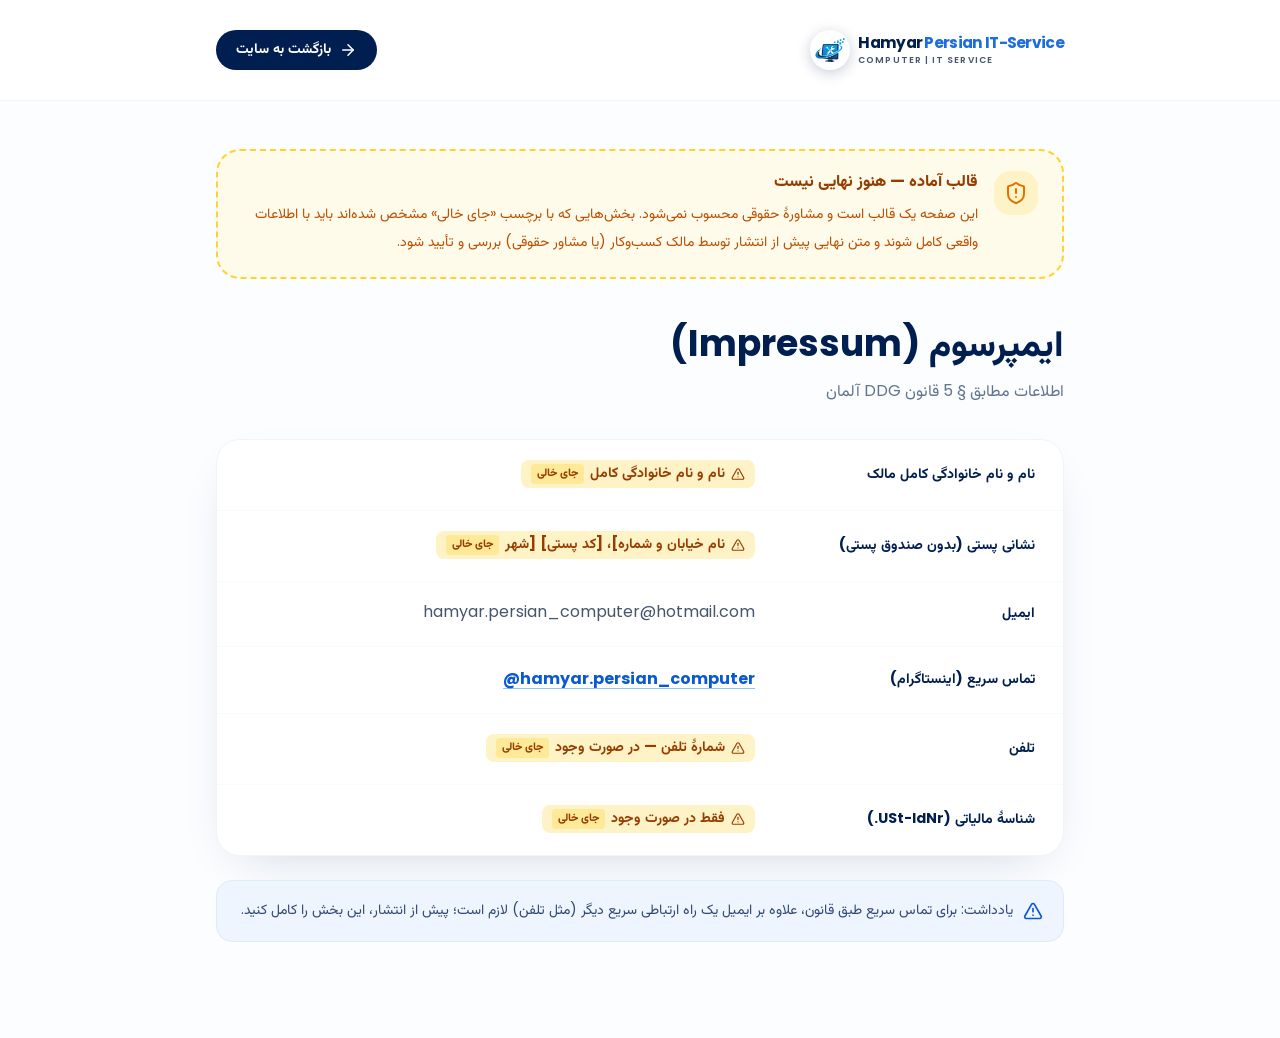
<file: impressum/index.html>
<!doctype html>
<html lang="fa" dir="rtl" data-theme="light">
  <head>
    <meta charset="utf-8" />
    <meta name="viewport" content="width=device-width, initial-scale=1" />
    <meta
      http-equiv="Content-Security-Policy"
      content="default-src 'none'; script-src 'self'; style-src 'self'; img-src 'self'; font-src 'self'; connect-src 'none'; object-src 'none'; base-uri 'none'; form-action 'none'"
    />
    <meta name="referrer" content="no-referrer" />
    <meta name="theme-color" content="#001e50" />
    <meta name="robots" content="noindex" />
    <title>ایمپرسوم (Impressum) | Hamyar Persian IT-Service</title>
    <meta name="description" content="قالب آماده — هنوز نهایی نیست" />
    <link rel="icon" type="image/png" sizes="64x64" href="../assets/favicon.png" />
    <link rel="alternate" hreflang="fa" href="./index.html" />
    <link rel="alternate" hreflang="de" href="../de/impressum/index.html" />
    <link rel="stylesheet" href="../assets/design.css" />
    <link rel="stylesheet" href="../assets/static.css" />
    <script src="../assets/site.js" defer></script>
  </head>
  <body>
    <a class="skip-link" href="#content">رفتن به محتوای اصلی</a>
    <div class="bg-[#fbfdff] static-legal">
      <div class="sticky top-0 z-10 bg-white/90 backdrop-blur-xl border-b border-brand-50">
        <div
          class="mx-auto flex h-[4.75rem] max-w-4xl items-center justify-between px-4 sm:h-[6.25rem] sm:px-6"
        >
          <a
            href="../index.html"
            class="inline-flex shrink-0 items-center rounded-full focus-visible:outline-2 focus-visible:outline-offset-4 focus-visible:outline-brand-400 gap-2"
            aria-label="Hamyar Persian IT-Service"
            dir="ltr"
            ><span
              class="grid shrink-0 place-items-center overflow-hidden rounded-full bg-white shadow-[0_3px_14px_rgba(0,30,80,0.22)] h-9 w-9 sm:h-10 sm:w-10"
              ><img
                alt=""
                aria-hidden="true"
                class="object-contain p-0.5 select-none block h-full w-full"
                src="../assets/hamyar-logo.webp" /></span
            ><span class="hidden leading-none sm:block"
              ><span class="block text-[0.96rem] font-extrabold tracking-[-0.045em] text-navy-800 site-style-1"
                ><span>Hamyar</span> <span class="text-brand-500">Persian IT-Service</span></span
              ><span
                class="mt-1.5 block text-[0.56rem] font-semibold tracking-[0.12em] text-slate-600 site-style-1"
                >COMPUTER | IT SERVICE</span
              ></span
            ></a
          ><a
            class="inline-flex items-center gap-2 rounded-full bg-navy-800 text-white px-5 py-2.5 text-sm font-bold hover:bg-navy-700 transition-colors cursor-pointer"
            href="../index.html"
            ><svg
              xmlns="http://www.w3.org/2000/svg"
              width="24"
              height="24"
              viewBox="0 0 24 24"
              fill="none"
              stroke="currentColor"
              stroke-width="2"
              stroke-linecap="round"
              stroke-linejoin="round"
              class="lucide lucide-arrow-left w-4.5 h-4.5 rtl:-scale-x-100"
              aria-hidden="true"
            >
              <path d="m12 19-7-7 7-7"></path>
              <path d="M19 12H5"></path></svg
            >بازگشت به سایت</a
          >
        </div>
      </div>
      <main class="mx-auto max-w-4xl px-4 sm:px-6 py-12 pb-24" id="content" tabindex="-1">
        <div
          class="flex items-start gap-4 rounded-[1.5rem] border-2 border-dashed border-amber-300 bg-amber-50 px-6 py-5"
        >
          <span class="grid place-items-center w-11 h-11 shrink-0 rounded-2xl bg-amber-100 text-amber-600"
            ><svg
              xmlns="http://www.w3.org/2000/svg"
              width="24"
              height="24"
              viewBox="0 0 24 24"
              fill="none"
              stroke="currentColor"
              stroke-width="2"
              stroke-linecap="round"
              stroke-linejoin="round"
              class="lucide lucide-shield-exclamation-point lucide-shield-alert w-6 h-6"
              aria-hidden="true"
            >
              <path
                d="M20 13c0 5-3.5 7.5-7.66 8.95a1 1 0 0 1-.67-.01C7.5 20.5 4 18 4 13V6a1 1 0 0 1 1-1c2 0 4.5-1.2 6.24-2.72a1.17 1.17 0 0 1 1.52 0C14.51 3.81 17 5 19 5a1 1 0 0 1 1 1z"
              ></path>
              <path d="M12 8v4"></path>
              <path d="M12 16h.01"></path></svg
          ></span>
          <div>
            <h2 class="font-extrabold text-amber-800">قالب آماده — هنوز نهایی نیست</h2>
            <p class="mt-1.5 text-sm leading-7 text-amber-700">
              این صفحه یک قالب است و مشاورهٔ حقوقی محسوب نمی‌شود. بخش‌هایی که با برچسب «جای خالی» مشخص شده‌اند
              باید با اطلاعات واقعی کامل شوند و متن نهایی پیش از انتشار توسط مالک کسب‌وکار (یا مشاور حقوقی)
              بررسی و تأیید شود.
            </p>
          </div>
        </div>
        <h1 class="mt-12 text-3xl sm:text-4xl font-extrabold text-navy-800">ایمپرسوم (Impressum)</h1>
        <p class="mt-3 text-slate-500 site-style-1">اطلاعات مطابق § 5 قانون DDG آلمان</p>
        <dl
          class="mt-9 overflow-hidden rounded-[1.5rem] border border-slate-100 bg-white shadow-[0_18px_50px_-24px_rgba(0,30,80,0.2)]"
        >
          <div
            class="flex flex-col sm:flex-row sm:items-center gap-1.5 sm:gap-6 px-6 sm:px-7 py-5 border-b border-slate-50 last:border-0"
          >
            <dt class="sm:w-64 shrink-0 font-bold text-navy-800 text-sm">نام و نام خانوادگی کامل مالک</dt>
            <dd class="flex-1">
              <span
                class="inline-flex items-center gap-1.5 rounded-lg bg-amber-100 text-amber-800 px-2.5 py-1 text-sm font-bold"
                ><svg
                  xmlns="http://www.w3.org/2000/svg"
                  width="24"
                  height="24"
                  viewBox="0 0 24 24"
                  fill="none"
                  stroke="currentColor"
                  stroke-width="2"
                  stroke-linecap="round"
                  stroke-linejoin="round"
                  class="lucide lucide-triangle-exclamation-point lucide-alert-triangle lucide-triangle-alert w-3.5 h-3.5"
                  aria-hidden="true"
                >
                  <path d="m21.73 18-8-14a2 2 0 0 0-3.48 0l-8 14A2 2 0 0 0 4 21h16a2 2 0 0 0 1.73-3"></path>
                  <path d="M12 9v4"></path>
                  <path d="M12 17h.01"></path></svg
                >نام و نام خانوادگی کامل<span
                  class="text-[0.68rem] font-extrabold bg-amber-200/70 rounded px-1.5 py-0.5"
                  >جای خالی</span
                ></span
              >
            </dd>
          </div>
          <div
            class="flex flex-col sm:flex-row sm:items-center gap-1.5 sm:gap-6 px-6 sm:px-7 py-5 border-b border-slate-50 last:border-0"
          >
            <dt class="sm:w-64 shrink-0 font-bold text-navy-800 text-sm">نشانی پستی (بدون صندوق پستی)</dt>
            <dd class="flex-1">
              <span
                class="inline-flex items-center gap-1.5 rounded-lg bg-amber-100 text-amber-800 px-2.5 py-1 text-sm font-bold"
                ><svg
                  xmlns="http://www.w3.org/2000/svg"
                  width="24"
                  height="24"
                  viewBox="0 0 24 24"
                  fill="none"
                  stroke="currentColor"
                  stroke-width="2"
                  stroke-linecap="round"
                  stroke-linejoin="round"
                  class="lucide lucide-triangle-exclamation-point lucide-alert-triangle lucide-triangle-alert w-3.5 h-3.5"
                  aria-hidden="true"
                >
                  <path d="m21.73 18-8-14a2 2 0 0 0-3.48 0l-8 14A2 2 0 0 0 4 21h16a2 2 0 0 0 1.73-3"></path>
                  <path d="M12 9v4"></path>
                  <path d="M12 17h.01"></path></svg
                >نام خیابان و شماره]، [کد پستی] [شهر<span
                  class="text-[0.68rem] font-extrabold bg-amber-200/70 rounded px-1.5 py-0.5"
                  >جای خالی</span
                ></span
              >
            </dd>
          </div>
          <div
            class="flex flex-col sm:flex-row sm:items-center gap-1.5 sm:gap-6 px-6 sm:px-7 py-5 border-b border-slate-50 last:border-0"
          >
            <dt class="sm:w-64 shrink-0 font-bold text-navy-800 text-sm">ایمیل</dt>
            <dd class="flex-1">
              <span class="text-slate-600" dir="auto">hamyar.persian_computer@hotmail.com</span>
            </dd>
          </div>
          <div
            class="flex flex-col sm:flex-row sm:items-center gap-1.5 sm:gap-6 px-6 sm:px-7 py-5 border-b border-slate-50 last:border-0"
          >
            <dt class="sm:w-64 shrink-0 font-bold text-navy-800 text-sm">تماس سریع (اینستاگرام)</dt>
            <dd class="flex-1">
              <a
                href="https://www.instagram.com/hamyar.persian_computer/"
                target="_blank"
                rel="noopener noreferrer"
                class="font-bold text-brand-600 underline decoration-brand-300 underline-offset-4 hover:text-brand-500 transition-colors site-style-3"
                dir="ltr"
                >@hamyar.persian_computer</a
              >
            </dd>
          </div>
          <div
            class="flex flex-col sm:flex-row sm:items-center gap-1.5 sm:gap-6 px-6 sm:px-7 py-5 border-b border-slate-50 last:border-0"
          >
            <dt class="sm:w-64 shrink-0 font-bold text-navy-800 text-sm">تلفن</dt>
            <dd class="flex-1">
              <span
                class="inline-flex items-center gap-1.5 rounded-lg bg-amber-100 text-amber-800 px-2.5 py-1 text-sm font-bold"
                ><svg
                  xmlns="http://www.w3.org/2000/svg"
                  width="24"
                  height="24"
                  viewBox="0 0 24 24"
                  fill="none"
                  stroke="currentColor"
                  stroke-width="2"
                  stroke-linecap="round"
                  stroke-linejoin="round"
                  class="lucide lucide-triangle-exclamation-point lucide-alert-triangle lucide-triangle-alert w-3.5 h-3.5"
                  aria-hidden="true"
                >
                  <path d="m21.73 18-8-14a2 2 0 0 0-3.48 0l-8 14A2 2 0 0 0 4 21h16a2 2 0 0 0 1.73-3"></path>
                  <path d="M12 9v4"></path>
                  <path d="M12 17h.01"></path></svg
                >شمارهٔ تلفن — در صورت وجود<span
                  class="text-[0.68rem] font-extrabold bg-amber-200/70 rounded px-1.5 py-0.5"
                  >جای خالی</span
                ></span
              >
            </dd>
          </div>
          <div
            class="flex flex-col sm:flex-row sm:items-center gap-1.5 sm:gap-6 px-6 sm:px-7 py-5 border-b border-slate-50 last:border-0"
          >
            <dt class="sm:w-64 shrink-0 font-bold text-navy-800 text-sm">شناسهٔ مالیاتی (USt-IdNr.)</dt>
            <dd class="flex-1">
              <span
                class="inline-flex items-center gap-1.5 rounded-lg bg-amber-100 text-amber-800 px-2.5 py-1 text-sm font-bold"
                ><svg
                  xmlns="http://www.w3.org/2000/svg"
                  width="24"
                  height="24"
                  viewBox="0 0 24 24"
                  fill="none"
                  stroke="currentColor"
                  stroke-width="2"
                  stroke-linecap="round"
                  stroke-linejoin="round"
                  class="lucide lucide-triangle-exclamation-point lucide-alert-triangle lucide-triangle-alert w-3.5 h-3.5"
                  aria-hidden="true"
                >
                  <path d="m21.73 18-8-14a2 2 0 0 0-3.48 0l-8 14A2 2 0 0 0 4 21h16a2 2 0 0 0 1.73-3"></path>
                  <path d="M12 9v4"></path>
                  <path d="M12 17h.01"></path></svg
                >فقط در صورت وجود<span
                  class="text-[0.68rem] font-extrabold bg-amber-200/70 rounded px-1.5 py-0.5"
                  >جای خالی</span
                ></span
              >
            </dd>
          </div>
        </dl>
        <p
          class="mt-6 flex items-start gap-2.5 rounded-2xl bg-brand-50 border border-brand-100 px-5 py-4 text-sm leading-7 text-navy-800/80"
        >
          <svg
            xmlns="http://www.w3.org/2000/svg"
            width="24"
            height="24"
            viewBox="0 0 24 24"
            fill="none"
            stroke="currentColor"
            stroke-width="2"
            stroke-linecap="round"
            stroke-linejoin="round"
            class="lucide lucide-triangle-exclamation-point lucide-alert-triangle lucide-triangle-alert w-5 h-5 shrink-0 text-brand-600 mt-1"
            aria-hidden="true"
          >
            <path d="m21.73 18-8-14a2 2 0 0 0-3.48 0l-8 14A2 2 0 0 0 4 21h16a2 2 0 0 0 1.73-3"></path>
            <path d="M12 9v4"></path>
            <path d="M12 17h.01"></path></svg
          >یادداشت: برای تماس سریع طبق قانون، علاوه بر ایمیل یک راه ارتباطی سریع دیگر (مثل تلفن) لازم است؛ پیش
          از انتشار، این بخش را کامل کنید.
        </p>
      </main>
    </div>
  </body>
</html>
</file>
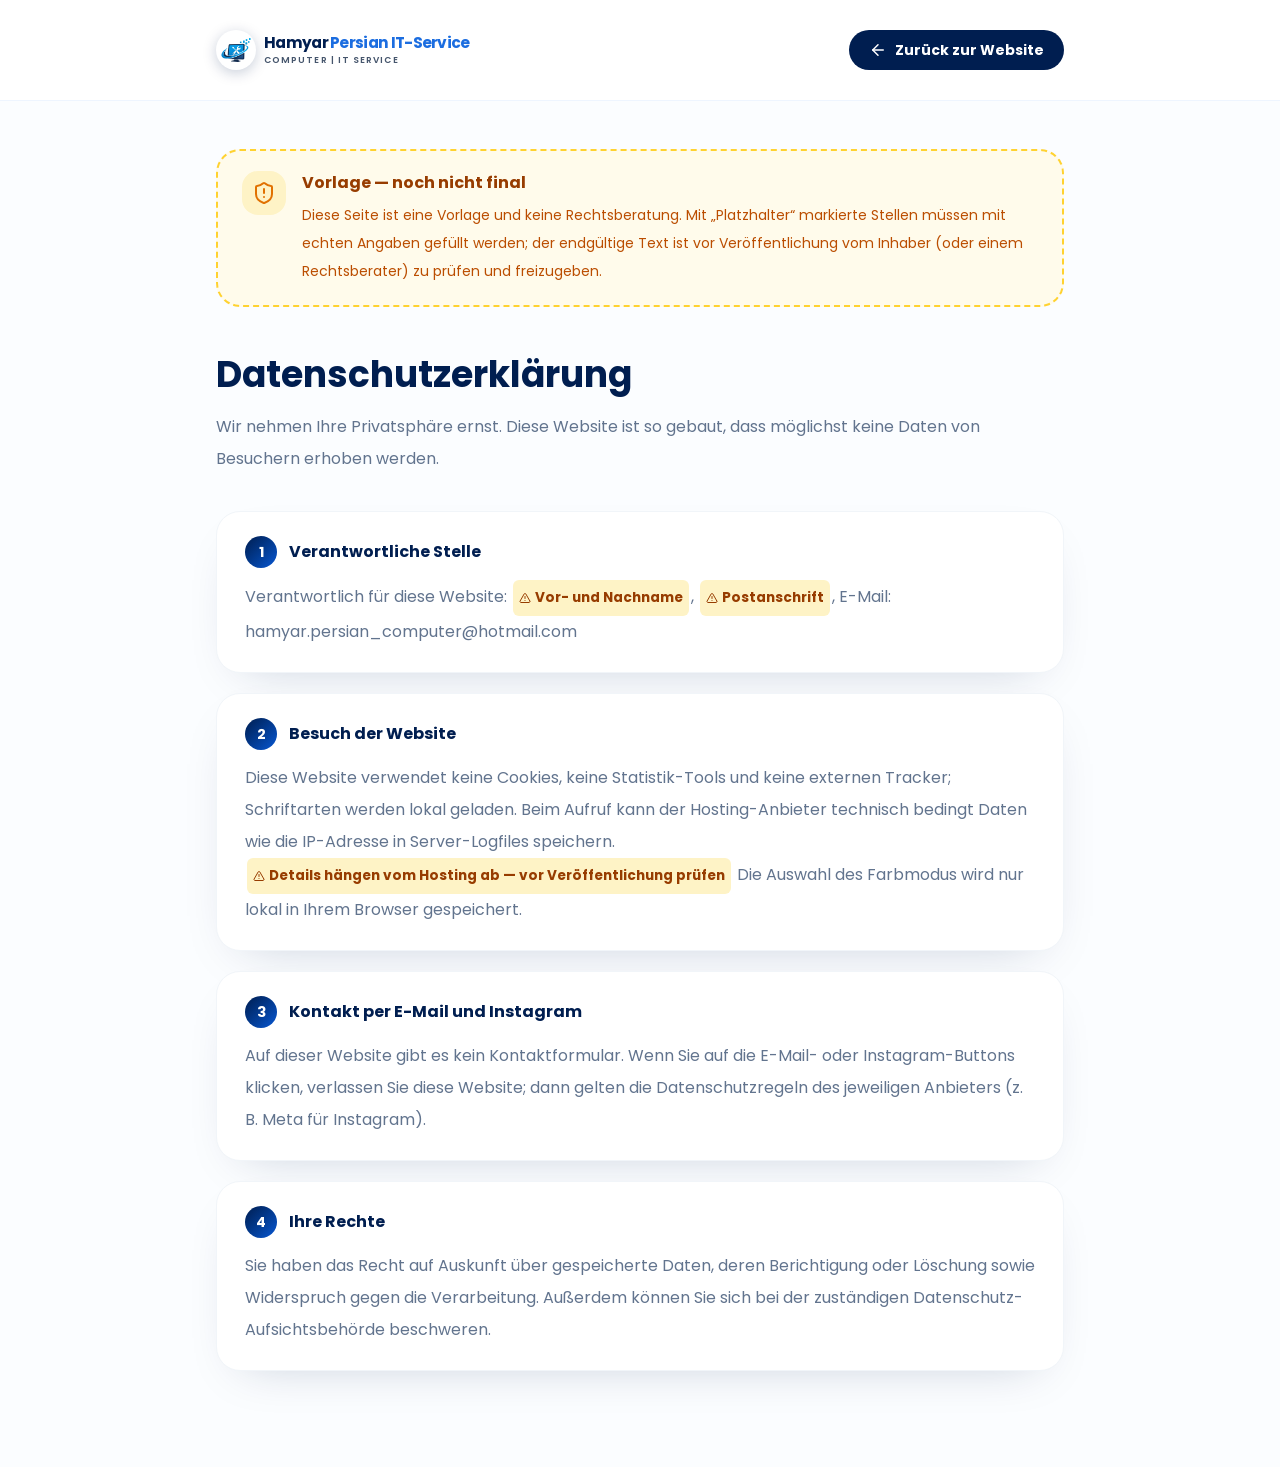
<file: de/datenschutz/index.html>
<!doctype html>
<html lang="de" dir="ltr" data-theme="light">
  <head>
    <meta charset="utf-8" />
    <meta name="viewport" content="width=device-width, initial-scale=1" />
    <meta
      http-equiv="Content-Security-Policy"
      content="default-src 'none'; script-src 'self'; style-src 'self'; img-src 'self'; font-src 'self'; connect-src 'none'; object-src 'none'; base-uri 'none'; form-action 'none'"
    />
    <meta name="referrer" content="no-referrer" />
    <meta name="theme-color" content="#001e50" />
    <meta name="robots" content="noindex" />
    <title>Datenschutzerklärung | Hamyar Persian IT-Service</title>
    <meta name="description" content="Vorlage — noch nicht final" />
    <link rel="icon" type="image/png" sizes="64x64" href="../../assets/favicon.png" />
    <link rel="alternate" hreflang="fa" href="../../datenschutz/index.html" />
    <link rel="alternate" hreflang="de" href="./index.html" />
    <link rel="stylesheet" href="../../assets/design.css" />
    <link rel="stylesheet" href="../../assets/static.css" />
    <script src="../../assets/site.js" defer></script>
  </head>
  <body>
    <a class="skip-link" href="#content">Zum Hauptinhalt</a>
    <div class="bg-[#fbfdff] static-legal">
      <div class="sticky top-0 z-10 bg-white/90 backdrop-blur-xl border-b border-brand-50">
        <div
          class="mx-auto flex h-[4.75rem] max-w-4xl items-center justify-between px-4 sm:h-[6.25rem] sm:px-6"
        >
          <a
            href="../index.html"
            class="inline-flex shrink-0 items-center rounded-full focus-visible:outline-2 focus-visible:outline-offset-4 focus-visible:outline-brand-400 gap-2"
            aria-label="Hamyar Persian IT-Service"
            dir="ltr"
            ><span
              class="grid shrink-0 place-items-center overflow-hidden rounded-full bg-white shadow-[0_3px_14px_rgba(0,30,80,0.22)] h-9 w-9 sm:h-10 sm:w-10"
              ><img
                alt=""
                aria-hidden="true"
                class="object-contain p-0.5 select-none block h-full w-full"
                src="../../assets/hamyar-logo.webp" /></span
            ><span class="hidden leading-none sm:block"
              ><span class="block text-[0.96rem] font-extrabold tracking-[-0.045em] text-navy-800 site-style-1"
                ><span>Hamyar</span> <span class="text-brand-500">Persian IT-Service</span></span
              ><span
                class="mt-1.5 block text-[0.56rem] font-semibold tracking-[0.12em] text-slate-600 site-style-1"
                >COMPUTER | IT SERVICE</span
              ></span
            ></a
          ><a
            class="inline-flex items-center gap-2 rounded-full bg-navy-800 text-white px-5 py-2.5 text-sm font-bold hover:bg-navy-700 transition-colors cursor-pointer"
            href="../index.html"
            ><svg
              xmlns="http://www.w3.org/2000/svg"
              width="24"
              height="24"
              viewBox="0 0 24 24"
              fill="none"
              stroke="currentColor"
              stroke-width="2"
              stroke-linecap="round"
              stroke-linejoin="round"
              class="lucide lucide-arrow-left w-4.5 h-4.5 rtl:-scale-x-100"
              aria-hidden="true"
            >
              <path d="m12 19-7-7 7-7"></path>
              <path d="M19 12H5"></path></svg
            >Zurück zur Website</a
          >
        </div>
      </div>
      <main class="mx-auto max-w-4xl px-4 sm:px-6 py-12 pb-24" id="content" tabindex="-1">
        <div
          class="flex items-start gap-4 rounded-[1.5rem] border-2 border-dashed border-amber-300 bg-amber-50 px-6 py-5"
        >
          <span class="grid place-items-center w-11 h-11 shrink-0 rounded-2xl bg-amber-100 text-amber-600"
            ><svg
              xmlns="http://www.w3.org/2000/svg"
              width="24"
              height="24"
              viewBox="0 0 24 24"
              fill="none"
              stroke="currentColor"
              stroke-width="2"
              stroke-linecap="round"
              stroke-linejoin="round"
              class="lucide lucide-shield-exclamation-point lucide-shield-alert w-6 h-6"
              aria-hidden="true"
            >
              <path
                d="M20 13c0 5-3.5 7.5-7.66 8.95a1 1 0 0 1-.67-.01C7.5 20.5 4 18 4 13V6a1 1 0 0 1 1-1c2 0 4.5-1.2 6.24-2.72a1.17 1.17 0 0 1 1.52 0C14.51 3.81 17 5 19 5a1 1 0 0 1 1 1z"
              ></path>
              <path d="M12 8v4"></path>
              <path d="M12 16h.01"></path></svg
          ></span>
          <div>
            <h2 class="font-extrabold text-amber-800">Vorlage — noch nicht final</h2>
            <p class="mt-1.5 text-sm leading-7 text-amber-700">
              Diese Seite ist eine Vorlage und keine Rechtsberatung. Mit „Platzhalter“ markierte Stellen müssen
              mit echten Angaben gefüllt werden; der endgültige Text ist vor Veröffentlichung vom Inhaber (oder
              einem Rechtsberater) zu prüfen und freizugeben.
            </p>
          </div>
        </div>
        <h1 class="mt-12 text-3xl sm:text-4xl font-extrabold text-navy-800">Datenschutzerklärung</h1>
        <p class="mt-4 leading-8 text-slate-500">
          Wir nehmen Ihre Privatsphäre ernst. Diese Website ist so gebaut, dass möglichst keine Daten von
          Besuchern erhoben werden.
        </p>
        <div class="mt-9 space-y-5">
          <article
            class="rounded-[1.5rem] border border-slate-100 bg-white px-6 sm:px-7 py-6 shadow-[0_18px_50px_-28px_rgba(0,30,80,0.25)]"
          >
            <h2 class="flex items-center gap-3 font-extrabold text-navy-800">
              <span
                class="grid place-items-center w-8 h-8 rounded-full bg-gradient-to-br from-navy-800 to-brand-600 text-white text-sm site-style-3"
                >1</span
              >Verantwortliche Stelle
            </h2>
            <p class="mt-3 leading-8 text-slate-500">
              <span>Verantwortlich für diese Website: </span
              ><span
                class="inline-flex items-center gap-1 rounded-md bg-amber-100 text-amber-800 px-1.5 py-0.5 mx-0.5 text-[0.85em] font-bold align-middle"
                ><svg
                  xmlns="http://www.w3.org/2000/svg"
                  width="24"
                  height="24"
                  viewBox="0 0 24 24"
                  fill="none"
                  stroke="currentColor"
                  stroke-width="2"
                  stroke-linecap="round"
                  stroke-linejoin="round"
                  class="lucide lucide-triangle-exclamation-point lucide-alert-triangle lucide-triangle-alert w-3 h-3 shrink-0"
                  aria-hidden="true"
                >
                  <path d="m21.73 18-8-14a2 2 0 0 0-3.48 0l-8 14A2 2 0 0 0 4 21h16a2 2 0 0 0 1.73-3"></path>
                  <path d="M12 9v4"></path>
                  <path d="M12 17h.01"></path></svg
                >Vor- und Nachname<span class="sr-only">(Platzhalter)</span></span
              ><span>, </span
              ><span
                class="inline-flex items-center gap-1 rounded-md bg-amber-100 text-amber-800 px-1.5 py-0.5 mx-0.5 text-[0.85em] font-bold align-middle"
                ><svg
                  xmlns="http://www.w3.org/2000/svg"
                  width="24"
                  height="24"
                  viewBox="0 0 24 24"
                  fill="none"
                  stroke="currentColor"
                  stroke-width="2"
                  stroke-linecap="round"
                  stroke-linejoin="round"
                  class="lucide lucide-triangle-exclamation-point lucide-alert-triangle lucide-triangle-alert w-3 h-3 shrink-0"
                  aria-hidden="true"
                >
                  <path d="m21.73 18-8-14a2 2 0 0 0-3.48 0l-8 14A2 2 0 0 0 4 21h16a2 2 0 0 0 1.73-3"></path>
                  <path d="M12 9v4"></path>
                  <path d="M12 17h.01"></path></svg
                >Postanschrift<span class="sr-only">(Platzhalter)</span></span
              ><span>, E-Mail: hamyar.persian_computer@hotmail.com</span>
            </p>
          </article>
          <article
            class="rounded-[1.5rem] border border-slate-100 bg-white px-6 sm:px-7 py-6 shadow-[0_18px_50px_-28px_rgba(0,30,80,0.25)]"
          >
            <h2 class="flex items-center gap-3 font-extrabold text-navy-800">
              <span
                class="grid place-items-center w-8 h-8 rounded-full bg-gradient-to-br from-navy-800 to-brand-600 text-white text-sm site-style-3"
                >2</span
              >Besuch der Website
            </h2>
            <p class="mt-3 leading-8 text-slate-500">
              <span
                >Diese Website verwendet keine Cookies, keine Statistik-Tools und keine externen Tracker;
                Schriftarten werden lokal geladen. Beim Aufruf kann der Hosting-Anbieter technisch bedingt Daten
                wie die IP-Adresse in Server-Logfiles speichern. </span
              ><span
                class="inline-flex items-center gap-1 rounded-md bg-amber-100 text-amber-800 px-1.5 py-0.5 mx-0.5 text-[0.85em] font-bold align-middle"
                ><svg
                  xmlns="http://www.w3.org/2000/svg"
                  width="24"
                  height="24"
                  viewBox="0 0 24 24"
                  fill="none"
                  stroke="currentColor"
                  stroke-width="2"
                  stroke-linecap="round"
                  stroke-linejoin="round"
                  class="lucide lucide-triangle-exclamation-point lucide-alert-triangle lucide-triangle-alert w-3 h-3 shrink-0"
                  aria-hidden="true"
                >
                  <path d="m21.73 18-8-14a2 2 0 0 0-3.48 0l-8 14A2 2 0 0 0 4 21h16a2 2 0 0 0 1.73-3"></path>
                  <path d="M12 9v4"></path>
                  <path d="M12 17h.01"></path></svg
                >Details hängen vom Hosting ab — vor Veröffentlichung prüfen<span class="sr-only"
                  >(Platzhalter)</span
                ></span
              ><span> Die Auswahl des Farbmodus wird nur lokal in Ihrem Browser gespeichert.</span>
            </p>
          </article>
          <article
            class="rounded-[1.5rem] border border-slate-100 bg-white px-6 sm:px-7 py-6 shadow-[0_18px_50px_-28px_rgba(0,30,80,0.25)]"
          >
            <h2 class="flex items-center gap-3 font-extrabold text-navy-800">
              <span
                class="grid place-items-center w-8 h-8 rounded-full bg-gradient-to-br from-navy-800 to-brand-600 text-white text-sm site-style-3"
                >3</span
              >Kontakt per E-Mail und Instagram
            </h2>
            <p class="mt-3 leading-8 text-slate-500">
              <span
                >Auf dieser Website gibt es kein Kontaktformular. Wenn Sie auf die E-Mail- oder
                Instagram-Buttons klicken, verlassen Sie diese Website; dann gelten die Datenschutzregeln des
                jeweiligen Anbieters (z. B. Meta für Instagram).</span
              >
            </p>
          </article>
          <article
            class="rounded-[1.5rem] border border-slate-100 bg-white px-6 sm:px-7 py-6 shadow-[0_18px_50px_-28px_rgba(0,30,80,0.25)]"
          >
            <h2 class="flex items-center gap-3 font-extrabold text-navy-800">
              <span
                class="grid place-items-center w-8 h-8 rounded-full bg-gradient-to-br from-navy-800 to-brand-600 text-white text-sm site-style-3"
                >4</span
              >Ihre Rechte
            </h2>
            <p class="mt-3 leading-8 text-slate-500">
              <span
                >Sie haben das Recht auf Auskunft über gespeicherte Daten, deren Berichtigung oder Löschung
                sowie Widerspruch gegen die Verarbeitung. Außerdem können Sie sich bei der zuständigen
                Datenschutz-Aufsichtsbehörde beschweren.</span
              >
            </p>
          </article>
        </div>
      </main>
    </div>
  </body>
</html>
</file>
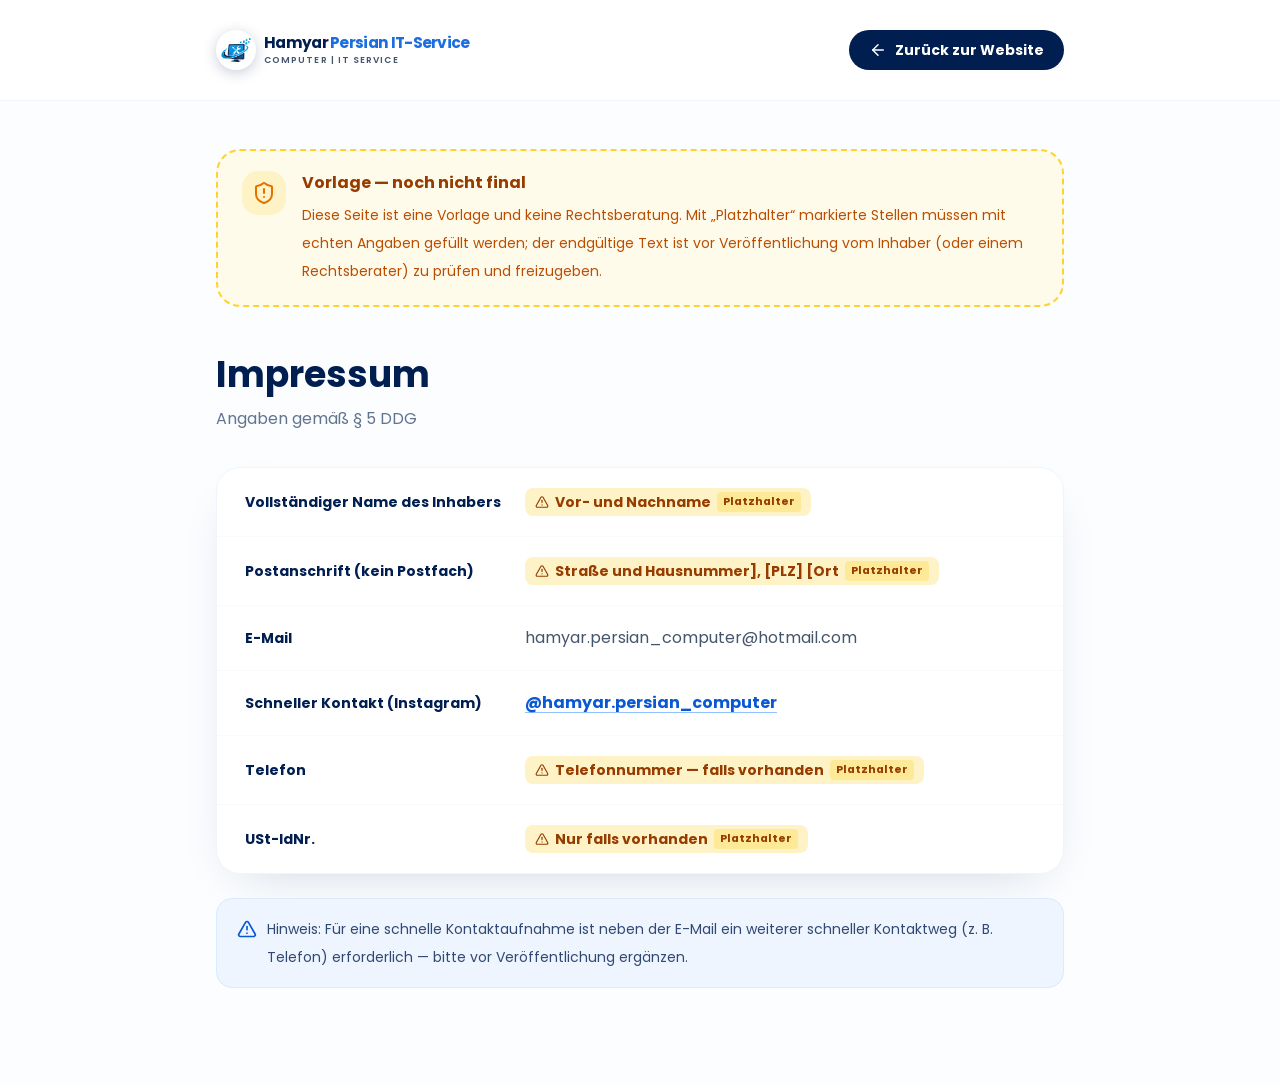
<file: de/impressum/index.html>
<!doctype html>
<html lang="de" dir="ltr" data-theme="light">
  <head>
    <meta charset="utf-8" />
    <meta name="viewport" content="width=device-width, initial-scale=1" />
    <meta
      http-equiv="Content-Security-Policy"
      content="default-src 'none'; script-src 'self'; style-src 'self'; img-src 'self'; font-src 'self'; connect-src 'none'; object-src 'none'; base-uri 'none'; form-action 'none'"
    />
    <meta name="referrer" content="no-referrer" />
    <meta name="theme-color" content="#001e50" />
    <meta name="robots" content="noindex" />
    <title>Impressum | Hamyar Persian IT-Service</title>
    <meta name="description" content="Vorlage — noch nicht final" />
    <link rel="icon" type="image/png" sizes="64x64" href="../../assets/favicon.png" />
    <link rel="alternate" hreflang="fa" href="../../impressum/index.html" />
    <link rel="alternate" hreflang="de" href="./index.html" />
    <link rel="stylesheet" href="../../assets/design.css" />
    <link rel="stylesheet" href="../../assets/static.css" />
    <script src="../../assets/site.js" defer></script>
  </head>
  <body>
    <a class="skip-link" href="#content">Zum Hauptinhalt</a>
    <div class="bg-[#fbfdff] static-legal">
      <div class="sticky top-0 z-10 bg-white/90 backdrop-blur-xl border-b border-brand-50">
        <div
          class="mx-auto flex h-[4.75rem] max-w-4xl items-center justify-between px-4 sm:h-[6.25rem] sm:px-6"
        >
          <a
            href="../index.html"
            class="inline-flex shrink-0 items-center rounded-full focus-visible:outline-2 focus-visible:outline-offset-4 focus-visible:outline-brand-400 gap-2"
            aria-label="Hamyar Persian IT-Service"
            dir="ltr"
            ><span
              class="grid shrink-0 place-items-center overflow-hidden rounded-full bg-white shadow-[0_3px_14px_rgba(0,30,80,0.22)] h-9 w-9 sm:h-10 sm:w-10"
              ><img
                alt=""
                aria-hidden="true"
                class="object-contain p-0.5 select-none block h-full w-full"
                src="../../assets/hamyar-logo.webp" /></span
            ><span class="hidden leading-none sm:block"
              ><span class="block text-[0.96rem] font-extrabold tracking-[-0.045em] text-navy-800 site-style-1"
                ><span>Hamyar</span> <span class="text-brand-500">Persian IT-Service</span></span
              ><span
                class="mt-1.5 block text-[0.56rem] font-semibold tracking-[0.12em] text-slate-600 site-style-1"
                >COMPUTER | IT SERVICE</span
              ></span
            ></a
          ><a
            class="inline-flex items-center gap-2 rounded-full bg-navy-800 text-white px-5 py-2.5 text-sm font-bold hover:bg-navy-700 transition-colors cursor-pointer"
            href="../index.html"
            ><svg
              xmlns="http://www.w3.org/2000/svg"
              width="24"
              height="24"
              viewBox="0 0 24 24"
              fill="none"
              stroke="currentColor"
              stroke-width="2"
              stroke-linecap="round"
              stroke-linejoin="round"
              class="lucide lucide-arrow-left w-4.5 h-4.5 rtl:-scale-x-100"
              aria-hidden="true"
            >
              <path d="m12 19-7-7 7-7"></path>
              <path d="M19 12H5"></path></svg
            >Zurück zur Website</a
          >
        </div>
      </div>
      <main class="mx-auto max-w-4xl px-4 sm:px-6 py-12 pb-24" id="content" tabindex="-1">
        <div
          class="flex items-start gap-4 rounded-[1.5rem] border-2 border-dashed border-amber-300 bg-amber-50 px-6 py-5"
        >
          <span class="grid place-items-center w-11 h-11 shrink-0 rounded-2xl bg-amber-100 text-amber-600"
            ><svg
              xmlns="http://www.w3.org/2000/svg"
              width="24"
              height="24"
              viewBox="0 0 24 24"
              fill="none"
              stroke="currentColor"
              stroke-width="2"
              stroke-linecap="round"
              stroke-linejoin="round"
              class="lucide lucide-shield-exclamation-point lucide-shield-alert w-6 h-6"
              aria-hidden="true"
            >
              <path
                d="M20 13c0 5-3.5 7.5-7.66 8.95a1 1 0 0 1-.67-.01C7.5 20.5 4 18 4 13V6a1 1 0 0 1 1-1c2 0 4.5-1.2 6.24-2.72a1.17 1.17 0 0 1 1.52 0C14.51 3.81 17 5 19 5a1 1 0 0 1 1 1z"
              ></path>
              <path d="M12 8v4"></path>
              <path d="M12 16h.01"></path></svg
          ></span>
          <div>
            <h2 class="font-extrabold text-amber-800">Vorlage — noch nicht final</h2>
            <p class="mt-1.5 text-sm leading-7 text-amber-700">
              Diese Seite ist eine Vorlage und keine Rechtsberatung. Mit „Platzhalter“ markierte Stellen müssen
              mit echten Angaben gefüllt werden; der endgültige Text ist vor Veröffentlichung vom Inhaber (oder
              einem Rechtsberater) zu prüfen und freizugeben.
            </p>
          </div>
        </div>
        <h1 class="mt-12 text-3xl sm:text-4xl font-extrabold text-navy-800">Impressum</h1>
        <p class="mt-3 text-slate-500 site-style-1">Angaben gemäß § 5 DDG</p>
        <dl
          class="mt-9 overflow-hidden rounded-[1.5rem] border border-slate-100 bg-white shadow-[0_18px_50px_-24px_rgba(0,30,80,0.2)]"
        >
          <div
            class="flex flex-col sm:flex-row sm:items-center gap-1.5 sm:gap-6 px-6 sm:px-7 py-5 border-b border-slate-50 last:border-0"
          >
            <dt class="sm:w-64 shrink-0 font-bold text-navy-800 text-sm">Vollständiger Name des Inhabers</dt>
            <dd class="flex-1">
              <span
                class="inline-flex items-center gap-1.5 rounded-lg bg-amber-100 text-amber-800 px-2.5 py-1 text-sm font-bold"
                ><svg
                  xmlns="http://www.w3.org/2000/svg"
                  width="24"
                  height="24"
                  viewBox="0 0 24 24"
                  fill="none"
                  stroke="currentColor"
                  stroke-width="2"
                  stroke-linecap="round"
                  stroke-linejoin="round"
                  class="lucide lucide-triangle-exclamation-point lucide-alert-triangle lucide-triangle-alert w-3.5 h-3.5"
                  aria-hidden="true"
                >
                  <path d="m21.73 18-8-14a2 2 0 0 0-3.48 0l-8 14A2 2 0 0 0 4 21h16a2 2 0 0 0 1.73-3"></path>
                  <path d="M12 9v4"></path>
                  <path d="M12 17h.01"></path></svg
                >Vor- und Nachname<span
                  class="text-[0.68rem] font-extrabold bg-amber-200/70 rounded px-1.5 py-0.5"
                  >Platzhalter</span
                ></span
              >
            </dd>
          </div>
          <div
            class="flex flex-col sm:flex-row sm:items-center gap-1.5 sm:gap-6 px-6 sm:px-7 py-5 border-b border-slate-50 last:border-0"
          >
            <dt class="sm:w-64 shrink-0 font-bold text-navy-800 text-sm">Postanschrift (kein Postfach)</dt>
            <dd class="flex-1">
              <span
                class="inline-flex items-center gap-1.5 rounded-lg bg-amber-100 text-amber-800 px-2.5 py-1 text-sm font-bold"
                ><svg
                  xmlns="http://www.w3.org/2000/svg"
                  width="24"
                  height="24"
                  viewBox="0 0 24 24"
                  fill="none"
                  stroke="currentColor"
                  stroke-width="2"
                  stroke-linecap="round"
                  stroke-linejoin="round"
                  class="lucide lucide-triangle-exclamation-point lucide-alert-triangle lucide-triangle-alert w-3.5 h-3.5"
                  aria-hidden="true"
                >
                  <path d="m21.73 18-8-14a2 2 0 0 0-3.48 0l-8 14A2 2 0 0 0 4 21h16a2 2 0 0 0 1.73-3"></path>
                  <path d="M12 9v4"></path>
                  <path d="M12 17h.01"></path></svg
                >Straße und Hausnummer], [PLZ] [Ort<span
                  class="text-[0.68rem] font-extrabold bg-amber-200/70 rounded px-1.5 py-0.5"
                  >Platzhalter</span
                ></span
              >
            </dd>
          </div>
          <div
            class="flex flex-col sm:flex-row sm:items-center gap-1.5 sm:gap-6 px-6 sm:px-7 py-5 border-b border-slate-50 last:border-0"
          >
            <dt class="sm:w-64 shrink-0 font-bold text-navy-800 text-sm">E-Mail</dt>
            <dd class="flex-1">
              <span class="text-slate-600" dir="auto">hamyar.persian_computer@hotmail.com</span>
            </dd>
          </div>
          <div
            class="flex flex-col sm:flex-row sm:items-center gap-1.5 sm:gap-6 px-6 sm:px-7 py-5 border-b border-slate-50 last:border-0"
          >
            <dt class="sm:w-64 shrink-0 font-bold text-navy-800 text-sm">Schneller Kontakt (Instagram)</dt>
            <dd class="flex-1">
              <a
                href="https://www.instagram.com/hamyar.persian_computer/"
                target="_blank"
                rel="noopener noreferrer"
                class="font-bold text-brand-600 underline decoration-brand-300 underline-offset-4 hover:text-brand-500 transition-colors site-style-3"
                dir="ltr"
                >@hamyar.persian_computer</a
              >
            </dd>
          </div>
          <div
            class="flex flex-col sm:flex-row sm:items-center gap-1.5 sm:gap-6 px-6 sm:px-7 py-5 border-b border-slate-50 last:border-0"
          >
            <dt class="sm:w-64 shrink-0 font-bold text-navy-800 text-sm">Telefon</dt>
            <dd class="flex-1">
              <span
                class="inline-flex items-center gap-1.5 rounded-lg bg-amber-100 text-amber-800 px-2.5 py-1 text-sm font-bold"
                ><svg
                  xmlns="http://www.w3.org/2000/svg"
                  width="24"
                  height="24"
                  viewBox="0 0 24 24"
                  fill="none"
                  stroke="currentColor"
                  stroke-width="2"
                  stroke-linecap="round"
                  stroke-linejoin="round"
                  class="lucide lucide-triangle-exclamation-point lucide-alert-triangle lucide-triangle-alert w-3.5 h-3.5"
                  aria-hidden="true"
                >
                  <path d="m21.73 18-8-14a2 2 0 0 0-3.48 0l-8 14A2 2 0 0 0 4 21h16a2 2 0 0 0 1.73-3"></path>
                  <path d="M12 9v4"></path>
                  <path d="M12 17h.01"></path></svg
                >Telefonnummer — falls vorhanden<span
                  class="text-[0.68rem] font-extrabold bg-amber-200/70 rounded px-1.5 py-0.5"
                  >Platzhalter</span
                ></span
              >
            </dd>
          </div>
          <div
            class="flex flex-col sm:flex-row sm:items-center gap-1.5 sm:gap-6 px-6 sm:px-7 py-5 border-b border-slate-50 last:border-0"
          >
            <dt class="sm:w-64 shrink-0 font-bold text-navy-800 text-sm">USt-IdNr.</dt>
            <dd class="flex-1">
              <span
                class="inline-flex items-center gap-1.5 rounded-lg bg-amber-100 text-amber-800 px-2.5 py-1 text-sm font-bold"
                ><svg
                  xmlns="http://www.w3.org/2000/svg"
                  width="24"
                  height="24"
                  viewBox="0 0 24 24"
                  fill="none"
                  stroke="currentColor"
                  stroke-width="2"
                  stroke-linecap="round"
                  stroke-linejoin="round"
                  class="lucide lucide-triangle-exclamation-point lucide-alert-triangle lucide-triangle-alert w-3.5 h-3.5"
                  aria-hidden="true"
                >
                  <path d="m21.73 18-8-14a2 2 0 0 0-3.48 0l-8 14A2 2 0 0 0 4 21h16a2 2 0 0 0 1.73-3"></path>
                  <path d="M12 9v4"></path>
                  <path d="M12 17h.01"></path></svg
                >Nur falls vorhanden<span
                  class="text-[0.68rem] font-extrabold bg-amber-200/70 rounded px-1.5 py-0.5"
                  >Platzhalter</span
                ></span
              >
            </dd>
          </div>
        </dl>
        <p
          class="mt-6 flex items-start gap-2.5 rounded-2xl bg-brand-50 border border-brand-100 px-5 py-4 text-sm leading-7 text-navy-800/80"
        >
          <svg
            xmlns="http://www.w3.org/2000/svg"
            width="24"
            height="24"
            viewBox="0 0 24 24"
            fill="none"
            stroke="currentColor"
            stroke-width="2"
            stroke-linecap="round"
            stroke-linejoin="round"
            class="lucide lucide-triangle-exclamation-point lucide-alert-triangle lucide-triangle-alert w-5 h-5 shrink-0 text-brand-600 mt-1"
            aria-hidden="true"
          >
            <path d="m21.73 18-8-14a2 2 0 0 0-3.48 0l-8 14A2 2 0 0 0 4 21h16a2 2 0 0 0 1.73-3"></path>
            <path d="M12 9v4"></path>
            <path d="M12 17h.01"></path></svg
          >Hinweis: Für eine schnelle Kontaktaufnahme ist neben der E-Mail ein weiterer schneller Kontaktweg (z.
          B. Telefon) erforderlich — bitte vor Veröffentlichung ergänzen.
        </p>
      </main>
    </div>
  </body>
</html>
</file>
<file: assets/design.css>
@layer properties{@supports (((-webkit-hyphens:none)) and (not (margin-trim:inline))) or ((-moz-orient:inline) and (not (color:rgb(from red r g b)))){*,:before,:after,::backdrop{--tw-translate-x:0;--tw-translate-y:0;--tw-translate-z:0;--tw-scale-x:1;--tw-scale-y:1;--tw-scale-z:1;--tw-rotate-x:initial;--tw-rotate-y:initial;--tw-rotate-z:initial;--tw-skew-x:initial;--tw-skew-y:initial;--tw-space-y-reverse:0;--tw-border-style:solid;--tw-gradient-position:initial;--tw-gradient-from:#0000;--tw-gradient-via:#0000;--tw-gradient-to:#0000;--tw-gradient-stops:initial;--tw-gradient-via-stops:initial;--tw-gradient-from-position:0%;--tw-gradient-via-position:50%;--tw-gradient-to-position:100%;--tw-leading:initial;--tw-font-weight:initial;--tw-tracking:initial;--tw-shadow:0 0 #0000;--tw-shadow-color:initial;--tw-shadow-alpha:100%;--tw-inset-shadow:0 0 #0000;--tw-inset-shadow-color:initial;--tw-inset-shadow-alpha:100%;--tw-ring-color:initial;--tw-ring-shadow:0 0 #0000;--tw-inset-ring-color:initial;--tw-inset-ring-shadow:0 0 #0000;--tw-ring-inset:initial;--tw-ring-offset-width:0px;--tw-ring-offset-color:#fff;--tw-ring-offset-shadow:0 0 #0000;--tw-blur:initial;--tw-brightness:initial;--tw-contrast:initial;--tw-grayscale:initial;--tw-hue-rotate:initial;--tw-invert:initial;--tw-opacity:initial;--tw-saturate:initial;--tw-sepia:initial;--tw-drop-shadow:initial;--tw-drop-shadow-color:initial;--tw-drop-shadow-alpha:100%;--tw-drop-shadow-size:initial;--tw-backdrop-blur:initial;--tw-backdrop-brightness:initial;--tw-backdrop-contrast:initial;--tw-backdrop-grayscale:initial;--tw-backdrop-hue-rotate:initial;--tw-backdrop-invert:initial;--tw-backdrop-opacity:initial;--tw-backdrop-saturate:initial;--tw-backdrop-sepia:initial;--tw-duration:initial;--tw-outline-style:solid}}}@layer theme{:root,:host{--font-sans:ui-sans-serif,system-ui,sans-serif,"Apple Color Emoji","Segoe UI Emoji","Segoe UI Symbol","Noto Color Emoji";--font-mono:ui-monospace,SFMono-Regular,Menlo,Monaco,Consolas,"Liberation Mono","Courier New",monospace;--color-amber-50:oklch(98.7% .022 95.277);--color-amber-100:oklch(96.2% .059 95.617);--color-amber-200:oklch(92.4% .12 95.746);--color-amber-300:oklch(87.9% .169 91.605);--color-amber-600:oklch(66.6% .179 58.318);--color-amber-700:oklch(55.5% .163 48.998);--color-amber-800:oklch(47.3% .137 46.201);--color-emerald-400:oklch(76.5% .177 163.223);--color-slate-50:oklch(98.4% .003 247.858);--color-slate-100:oklch(96.8% .007 247.896);--color-slate-200:oklch(92.9% .013 255.508);--color-slate-300:oklch(86.9% .022 252.894);--color-slate-500:oklch(55.4% .046 257.417);--color-slate-600:oklch(44.6% .043 257.281);--color-black:#000;--color-white:#fff;--spacing:.25rem;--container-xs:20rem;--container-xl:36rem;--container-2xl:42rem;--container-4xl:56rem;--container-7xl:80rem;--text-xs:.75rem;--text-xs--line-height:calc(1/.75);--text-sm:.875rem;--text-sm--line-height:calc(1.25/.875);--text-base:1rem;--text-base--line-height: 1.5 ;--text-lg:1.125rem;--text-lg--line-height:calc(1.75/1.125);--text-xl:1.25rem;--text-xl--line-height:calc(1.75/1.25);--text-2xl:1.5rem;--text-2xl--line-height:calc(2/1.5);--text-3xl:1.875rem;--text-3xl--line-height: 1.2 ;--text-4xl:2.25rem;--text-4xl--line-height:calc(2.5/2.25);--text-5xl:3rem;--text-5xl--line-height:1;--font-weight-medium:500;--font-weight-semibold:600;--font-weight-bold:700;--font-weight-extrabold:800;--radius-md:.375rem;--radius-lg:.5rem;--radius-xl:.75rem;--radius-2xl:1rem;--radius-3xl:1.5rem;--animate-ping:ping 1s cubic-bezier(0,0,.2,1)infinite;--blur-sm:8px;--blur-md:12px;--blur-xl:24px;--blur-3xl:64px;--default-transition-duration:.15s;--default-transition-timing-function:cubic-bezier(.4,0,.2,1);--default-font-family:var(--font-sans);--default-mono-font-family:var(--font-mono);--color-navy-950:#000d29;--color-navy-900:#001233;--color-navy-800:#001e50;--color-navy-700:#0a2a63;--color-brand-600:#0958d4;--color-brand-500:#1b6de0;--color-brand-400:#4da3ff;--color-brand-300:#8fc2ff;--color-brand-200:#bfdbfe;--color-brand-100:#dbeafe;--color-brand-50:#eef5ff;--font-fa:"Vazirmatn","Poppins",system-ui,sans-serif;--font-en:"Poppins","Vazirmatn",system-ui,sans-serif}}@layer base{*,:after,:before,::backdrop{box-sizing:border-box;border:0 solid;margin:0;padding:0}::file-selector-button{box-sizing:border-box;border:0 solid;margin:0;padding:0}html,:host{-webkit-text-size-adjust:100%;tab-size:4;line-height:1.5;font-family:var(--default-font-family,ui-sans-serif,system-ui,sans-serif,"Apple Color Emoji","Segoe UI Emoji","Segoe UI Symbol","Noto Color Emoji");font-feature-settings:var(--default-font-feature-settings,normal);font-variation-settings:var(--default-font-variation-settings,normal);-webkit-tap-highlight-color:transparent}hr{height:0;color:inherit;border-top-width:1px}abbr:where([title]){-webkit-text-decoration:underline dotted;text-decoration:underline dotted}h1,h2,h3,h4,h5,h6{font-size:inherit;font-weight:inherit}a{color:inherit;-webkit-text-decoration:inherit;text-decoration:inherit}b,strong{font-weight:bolder}code,kbd,samp,pre{font-family:var(--default-mono-font-family,ui-monospace,SFMono-Regular,Menlo,Monaco,Consolas,"Liberation Mono","Courier New",monospace);font-feature-settings:var(--default-mono-font-feature-settings,normal);font-variation-settings:var(--default-mono-font-variation-settings,normal);font-size:1em}small{font-size:80%}sub,sup{vertical-align:baseline;font-size:75%;line-height:0;position:relative}sub{bottom:-.25em}sup{top:-.5em}table{text-indent:0;border-color:inherit;border-collapse:collapse}:-moz-focusring{outline:auto}progress{vertical-align:baseline}summary{display:list-item}ol,ul,menu{list-style:none}img,svg,video,canvas,audio,iframe,embed,object{vertical-align:middle;display:block}img,video{max-width:100%;height:auto}button,input,select,optgroup,textarea{font:inherit;font-feature-settings:inherit;font-variation-settings:inherit;letter-spacing:inherit;color:inherit;opacity:1;background-color:#0000;border-radius:0}::file-selector-button{font:inherit;font-feature-settings:inherit;font-variation-settings:inherit;letter-spacing:inherit;color:inherit;opacity:1;background-color:#0000;border-radius:0}:where(select:is([multiple],[size])) optgroup{font-weight:bolder}:where(select:is([multiple],[size])) optgroup option{padding-inline-start:20px}::file-selector-button{margin-inline-end:4px}::placeholder{opacity:1}@supports (not ((-webkit-appearance:-apple-pay-button))) or (contain-intrinsic-size:1px){::placeholder{color:currentColor}@supports (color:color-mix(in lab,red,red)){::placeholder{color:color-mix(in oklab,currentcolor 50%,transparent)}}}textarea{resize:vertical}::-webkit-search-decoration{-webkit-appearance:none}::-webkit-date-and-time-value{min-height:1lh;text-align:inherit}::-webkit-datetime-edit{display:inline-flex}::-webkit-datetime-edit-fields-wrapper{padding:0}::-webkit-datetime-edit{padding-block:0}::-webkit-datetime-edit-year-field{padding-block:0}::-webkit-datetime-edit-month-field{padding-block:0}::-webkit-datetime-edit-day-field{padding-block:0}::-webkit-datetime-edit-hour-field{padding-block:0}::-webkit-datetime-edit-minute-field{padding-block:0}::-webkit-datetime-edit-second-field{padding-block:0}::-webkit-datetime-edit-millisecond-field{padding-block:0}::-webkit-datetime-edit-meridiem-field{padding-block:0}::-webkit-calendar-picker-indicator{line-height:1}:-moz-ui-invalid{box-shadow:none}button,input:where([type=button],[type=reset],[type=submit]){appearance:button}::file-selector-button{appearance:button}::-webkit-inner-spin-button{height:auto}::-webkit-outer-spin-button{height:auto}[hidden]:where(:not([hidden=until-found])){display:none!important}}@layer components;@layer utilities{.pointer-events-none{pointer-events:none}.sr-only{clip-path:inset(50%);white-space:nowrap;border-width:0;width:1px;height:1px;margin:-1px;padding:0;position:absolute;overflow:hidden}.absolute{position:absolute}.fixed{position:fixed}.relative{position:relative}.sticky{position:sticky}.inset-0{inset:calc(var(--spacing)*0)}.inset-2{inset:calc(var(--spacing)*2)}.inset-x-0{inset-inline:calc(var(--spacing)*0)}.inset-x-\[16\%\]{inset-inline:16%}.-start-32{inset-inline-start:calc(var(--spacing)*-32)}.-start-40{inset-inline-start:calc(var(--spacing)*-40)}.start-1\/4{inset-inline-start:25%}.start-2{inset-inline-start:calc(var(--spacing)*2)}.start-6{inset-inline-start:calc(var(--spacing)*6)}.start-7{inset-inline-start:calc(var(--spacing)*7)}.-end-40{inset-inline-end:calc(var(--spacing)*-40)}.end-2{inset-inline-end:calc(var(--spacing)*2)}.end-4{inset-inline-end:calc(var(--spacing)*4)}.end-5{inset-inline-end:calc(var(--spacing)*5)}.end-6{inset-inline-end:calc(var(--spacing)*6)}.end-8{inset-inline-end:calc(var(--spacing)*8)}.-top-5{top:calc(var(--spacing)*-5)}.-top-8{top:calc(var(--spacing)*-8)}.-top-24{top:calc(var(--spacing)*-24)}.-top-32{top:calc(var(--spacing)*-32)}.top-0{top:calc(var(--spacing)*0)}.top-1\/3{top:33.3333%}.top-2{top:calc(var(--spacing)*2)}.top-3{top:calc(var(--spacing)*3)}.top-5{top:calc(var(--spacing)*5)}.top-8{top:calc(var(--spacing)*8)}.top-16{top:calc(var(--spacing)*16)}.-bottom-6{bottom:calc(var(--spacing)*-6)}.-bottom-40{bottom:calc(var(--spacing)*-40)}.bottom-0{bottom:calc(var(--spacing)*0)}.bottom-5{bottom:calc(var(--spacing)*5)}.bottom-6{bottom:calc(var(--spacing)*6)}.z-10{z-index:10}.z-50{z-index:50}.z-\[60\]{z-index:60}.z-\[80\]{z-index:80}.z-\[90\]{z-index:90}.mx-0\.5{margin-inline:calc(var(--spacing)*.5)}.mx-auto{margin-inline:auto}.-mt-px{margin-top:-1px}.mt-0\.5{margin-top:calc(var(--spacing)*.5)}.mt-1{margin-top:calc(var(--spacing)*1)}.mt-1\.5{margin-top:calc(var(--spacing)*1.5)}.mt-2{margin-top:calc(var(--spacing)*2)}.mt-2\.5{margin-top:calc(var(--spacing)*2.5)}.mt-3{margin-top:calc(var(--spacing)*3)}.mt-4{margin-top:calc(var(--spacing)*4)}.mt-5{margin-top:calc(var(--spacing)*5)}.mt-6{margin-top:calc(var(--spacing)*6)}.mt-7{margin-top:calc(var(--spacing)*7)}.mt-8{margin-top:calc(var(--spacing)*8)}.mt-9{margin-top:calc(var(--spacing)*9)}.mt-10{margin-top:calc(var(--spacing)*10)}.mt-12{margin-top:calc(var(--spacing)*12)}.mt-14{margin-top:calc(var(--spacing)*14)}.mt-16{margin-top:calc(var(--spacing)*16)}.-mb-px{margin-bottom:-1px}.block{display:block}.flex{display:flex}.grid{display:grid}.hidden{display:none}.inline-flex{display:inline-flex}.aspect-square{aspect-ratio:1}.h-1{height:calc(var(--spacing)*1)}.h-1\.5{height:calc(var(--spacing)*1.5)}.h-2{height:calc(var(--spacing)*2)}.h-2\.5{height:calc(var(--spacing)*2.5)}.h-3{height:calc(var(--spacing)*3)}.h-3\.5{height:calc(var(--spacing)*3.5)}.h-4{height:calc(var(--spacing)*4)}.h-4\.5{height:calc(var(--spacing)*4.5)}.h-5{height:calc(var(--spacing)*5)}.h-5\.5{height:calc(var(--spacing)*5.5)}.h-6{height:calc(var(--spacing)*6)}.h-6\.5{height:calc(var(--spacing)*6.5)}.h-7{height:calc(var(--spacing)*7)}.h-8{height:calc(var(--spacing)*8)}.h-9{height:calc(var(--spacing)*9)}.h-10{height:calc(var(--spacing)*10)}.h-11{height:calc(var(--spacing)*11)}.h-12{height:calc(var(--spacing)*12)}.h-14{height:calc(var(--spacing)*14)}.h-72{height:calc(var(--spacing)*72)}.h-96{height:calc(var(--spacing)*96)}.h-\[3\.5rem\]{height:3.5rem}.h-\[4\.2rem\]{height:4.2rem}.h-\[4\.5rem\]{height:4.5rem}.h-\[4\.75rem\]{height:4.75rem}.h-\[19rem\]{height:19rem}.h-\[26rem\]{height:26rem}.h-\[28rem\]{height:28rem}.h-\[30rem\]{height:30rem}.h-\[46\%\]{height:46%}.h-full{height:100%}.max-h-0{max-height:calc(var(--spacing)*0)}.max-h-\[26rem\]{max-height:26rem}.max-h-\[88vh\]{max-height:88vh}.min-h-screen{min-height:100vh}.w-1\.5{width:calc(var(--spacing)*1.5)}.w-2{width:calc(var(--spacing)*2)}.w-2\.5{width:calc(var(--spacing)*2.5)}.w-3{width:calc(var(--spacing)*3)}.w-3\.5{width:calc(var(--spacing)*3.5)}.w-4{width:calc(var(--spacing)*4)}.w-4\.5{width:calc(var(--spacing)*4.5)}.w-5{width:calc(var(--spacing)*5)}.w-5\.5{width:calc(var(--spacing)*5.5)}.w-6{width:calc(var(--spacing)*6)}.w-6\.5{width:calc(var(--spacing)*6.5)}.w-7{width:calc(var(--spacing)*7)}.w-8{width:calc(var(--spacing)*8)}.w-9{width:calc(var(--spacing)*9)}.w-10{width:calc(var(--spacing)*10)}.w-11{width:calc(var(--spacing)*11)}.w-12{width:calc(var(--spacing)*12)}.w-14{width:calc(var(--spacing)*14)}.w-96{width:calc(var(--spacing)*96)}.w-\[4\.2rem\]{width:4.2rem}.w-\[26rem\]{width:26rem}.w-\[28rem\]{width:28rem}.w-\[30rem\]{width:30rem}.w-\[46\%\]{width:46%}.w-fit{width:fit-content}.w-full{width:100%}.w-max{width:max-content}.max-w-2xl{max-width:var(--container-2xl)}.max-w-4xl{max-width:var(--container-4xl)}.max-w-7xl{max-width:var(--container-7xl)}.max-w-\[30rem\]{max-width:30rem}.max-w-xl{max-width:var(--container-xl)}.max-w-xs{max-width:var(--container-xs)}.min-w-0{min-width:calc(var(--spacing)*0)}.flex-1{flex:1}.shrink-0{flex-shrink:0}.origin-center{transform-origin:50%}.-translate-x-1\/2{--tw-translate-x: -50% ;translate:var(--tw-translate-x)var(--tw-translate-y)}.-translate-y-1\/2{--tw-translate-y: -50% ;translate:var(--tw-translate-x)var(--tw-translate-y)}.translate-y-0{--tw-translate-y:calc(var(--spacing)*0);translate:var(--tw-translate-x)var(--tw-translate-y)}.translate-y-6{--tw-translate-y:calc(var(--spacing)*6);translate:var(--tw-translate-x)var(--tw-translate-y)}.scale-x-0{--tw-scale-x:0%;scale:var(--tw-scale-x)var(--tw-scale-y)}.rotate-1{rotate:1deg}.rotate-45{rotate:45deg}.rotate-180{rotate:180deg}.rotate-\[-1\.5deg\]{rotate:-1.5deg}.transform{transform:var(--tw-rotate-x,)var(--tw-rotate-y,)var(--tw-rotate-z,)var(--tw-skew-x,)var(--tw-skew-y,)}.animate-ping{animation:var(--animate-ping)}.cursor-default{cursor:default}.cursor-pointer{cursor:pointer}.grid-cols-2{grid-template-columns:repeat(2,minmax(0,1fr))}.grid-cols-4{grid-template-columns:repeat(4,minmax(0,1fr))}.grid-rows-\[0fr\]{grid-template-rows:0fr}.grid-rows-\[1fr\]{grid-template-rows:1fr}.flex-col{flex-direction:column}.flex-col-reverse{flex-direction:column-reverse}.flex-wrap{flex-wrap:wrap}.place-items-center{place-items:center}.items-center{align-items:center}.items-end{align-items:flex-end}.items-start{align-items:flex-start}.justify-between{justify-content:space-between}.justify-center{justify-content:center}.gap-0{gap:calc(var(--spacing)*0)}.gap-1{gap:calc(var(--spacing)*1)}.gap-1\.5{gap:calc(var(--spacing)*1.5)}.gap-2{gap:calc(var(--spacing)*2)}.gap-2\.5{gap:calc(var(--spacing)*2.5)}.gap-3{gap:calc(var(--spacing)*3)}.gap-3\.5{gap:calc(var(--spacing)*3.5)}.gap-4{gap:calc(var(--spacing)*4)}.gap-5{gap:calc(var(--spacing)*5)}.gap-6{gap:calc(var(--spacing)*6)}.gap-8{gap:calc(var(--spacing)*8)}.gap-12{gap:calc(var(--spacing)*12)}.gap-14{gap:calc(var(--spacing)*14)}.gap-px{gap:1px}:where(.space-y-2\.5>:not(:last-child)){--tw-space-y-reverse:0;margin-block-start:calc(calc(var(--spacing)*2.5)*var(--tw-space-y-reverse));margin-block-end:calc(calc(var(--spacing)*2.5)*calc(1 - var(--tw-space-y-reverse)))}:where(.space-y-3\.5>:not(:last-child)){--tw-space-y-reverse:0;margin-block-start:calc(calc(var(--spacing)*3.5)*var(--tw-space-y-reverse));margin-block-end:calc(calc(var(--spacing)*3.5)*calc(1 - var(--tw-space-y-reverse)))}:where(.space-y-4>:not(:last-child)){--tw-space-y-reverse:0;margin-block-start:calc(calc(var(--spacing)*4)*var(--tw-space-y-reverse));margin-block-end:calc(calc(var(--spacing)*4)*calc(1 - var(--tw-space-y-reverse)))}:where(.space-y-5>:not(:last-child)){--tw-space-y-reverse:0;margin-block-start:calc(calc(var(--spacing)*5)*var(--tw-space-y-reverse));margin-block-end:calc(calc(var(--spacing)*5)*calc(1 - var(--tw-space-y-reverse)))}.gap-x-4{column-gap:calc(var(--spacing)*4)}.gap-x-6{column-gap:calc(var(--spacing)*6)}.gap-y-3{row-gap:calc(var(--spacing)*3)}.self-start{align-self:flex-start}.overflow-hidden{overflow:hidden}.overflow-y-auto{overflow-y:auto}.rounded{border-radius:.25rem}.rounded-2xl{border-radius:var(--radius-2xl)}.rounded-3xl{border-radius:var(--radius-3xl)}.rounded-\[1\.4rem\]{border-radius:1.4rem}.rounded-\[1\.5rem\]{border-radius:1.5rem}.rounded-\[1\.6rem\]{border-radius:1.6rem}.rounded-\[1\.7rem\]{border-radius:1.7rem}.rounded-\[1\.8rem\]{border-radius:1.8rem}.rounded-\[2\.5rem\]{border-radius:2.5rem}.rounded-\[2rem\]{border-radius:2rem}.rounded-\[3px\]{border-radius:3px}.rounded-full{border-radius:3.40282e38px}.rounded-lg{border-radius:var(--radius-lg)}.rounded-md{border-radius:var(--radius-md)}.rounded-xl{border-radius:var(--radius-xl)}.rounded-t-\[1\.8rem\]{border-top-left-radius:1.8rem;border-top-right-radius:1.8rem}.border{border-style:var(--tw-border-style);border-width:1px}.border-2{border-style:var(--tw-border-style);border-width:2px}.border-t{border-top-style:var(--tw-border-style);border-top-width:1px}.border-t-2{border-top-style:var(--tw-border-style);border-top-width:2px}.border-b{border-bottom-style:var(--tw-border-style);border-bottom-width:1px}.border-dashed{--tw-border-style:dashed;border-style:dashed}.border-amber-200{border-color:var(--color-amber-200)}.border-amber-300{border-color:var(--color-amber-300)}.border-brand-50{border-color:var(--color-brand-50)}.border-brand-100{border-color:var(--color-brand-100)}.border-brand-200{border-color:var(--color-brand-200)}.border-brand-300\/70{border-color:#8fc2ffb3}@supports (color:color-mix(in lab,red,red)){.border-brand-300\/70{border-color:color-mix(in oklab,var(--color-brand-300)70%,transparent)}}.border-brand-400\/40{border-color:#4da3ff66}@supports (color:color-mix(in lab,red,red)){.border-brand-400\/40{border-color:color-mix(in oklab,var(--color-brand-400)40%,transparent)}}.border-brand-400\/50{border-color:#4da3ff80}@supports (color:color-mix(in lab,red,red)){.border-brand-400\/50{border-color:color-mix(in oklab,var(--color-brand-400)50%,transparent)}}.border-slate-50{border-color:var(--color-slate-50)}.border-slate-100{border-color:var(--color-slate-100)}.border-white{border-color:var(--color-white)}.border-white\/10{border-color:#ffffff1a}@supports (color:color-mix(in lab,red,red)){.border-white\/10{border-color:color-mix(in oklab,var(--color-white)10%,transparent)}}.border-white\/15{border-color:#ffffff26}@supports (color:color-mix(in lab,red,red)){.border-white\/15{border-color:color-mix(in oklab,var(--color-white)15%,transparent)}}.border-white\/20{border-color:#fff3}@supports (color:color-mix(in lab,red,red)){.border-white\/20{border-color:color-mix(in oklab,var(--color-white)20%,transparent)}}.border-white\/25{border-color:#ffffff40}@supports (color:color-mix(in lab,red,red)){.border-white\/25{border-color:color-mix(in oklab,var(--color-white)25%,transparent)}}.border-white\/30{border-color:#ffffff4d}@supports (color:color-mix(in lab,red,red)){.border-white\/30{border-color:color-mix(in oklab,var(--color-white)30%,transparent)}}.bg-\[\#000d29\]\/95{background-color:#000d29f2}.bg-\[\#101a2a\]{background-color:#101a2a}.bg-\[\#33383f\]{background-color:#33383f}.bg-\[\#202328\]{background-color:#202328}.bg-\[\#fbfdff\]{background-color:#fbfdff}.bg-amber-50{background-color:var(--color-amber-50)}.bg-amber-100{background-color:var(--color-amber-100)}.bg-amber-200\/70{background-color:#fee685b3}@supports (color:color-mix(in lab,red,red)){.bg-amber-200\/70{background-color:color-mix(in oklab,var(--color-amber-200)70%,transparent)}}.bg-brand-50{background-color:var(--color-brand-50)}.bg-brand-50\/50{background-color:#eef5ff80}@supports (color:color-mix(in lab,red,red)){.bg-brand-50\/50{background-color:color-mix(in oklab,var(--color-brand-50)50%,transparent)}}.bg-brand-50\/60{background-color:#eef5ff99}@supports (color:color-mix(in lab,red,red)){.bg-brand-50\/60{background-color:color-mix(in oklab,var(--color-brand-50)60%,transparent)}}.bg-brand-50\/70{background-color:#eef5ffb3}@supports (color:color-mix(in lab,red,red)){.bg-brand-50\/70{background-color:color-mix(in oklab,var(--color-brand-50)70%,transparent)}}.bg-brand-300\/60{background-color:#8fc2ff99}@supports (color:color-mix(in lab,red,red)){.bg-brand-300\/60{background-color:color-mix(in oklab,var(--color-brand-300)60%,transparent)}}.bg-brand-400\/20{background-color:#4da3ff33}@supports (color:color-mix(in lab,red,red)){.bg-brand-400\/20{background-color:color-mix(in oklab,var(--color-brand-400)20%,transparent)}}.bg-brand-400\/50{background-color:#4da3ff80}@supports (color:color-mix(in lab,red,red)){.bg-brand-400\/50{background-color:color-mix(in oklab,var(--color-brand-400)50%,transparent)}}.bg-brand-400\/70{background-color:#4da3ffb3}@supports (color:color-mix(in lab,red,red)){.bg-brand-400\/70{background-color:color-mix(in oklab,var(--color-brand-400)70%,transparent)}}.bg-brand-500{background-color:var(--color-brand-500)}.bg-brand-500\/10{background-color:#1b6de01a}@supports (color:color-mix(in lab,red,red)){.bg-brand-500\/10{background-color:color-mix(in oklab,var(--color-brand-500)10%,transparent)}}.bg-brand-500\/20{background-color:#1b6de033}@supports (color:color-mix(in lab,red,red)){.bg-brand-500\/20{background-color:color-mix(in oklab,var(--color-brand-500)20%,transparent)}}.bg-brand-500\/25{background-color:#1b6de040}@supports (color:color-mix(in lab,red,red)){.bg-brand-500\/25{background-color:color-mix(in oklab,var(--color-brand-500)25%,transparent)}}.bg-brand-500\/30{background-color:#1b6de04d}@supports (color:color-mix(in lab,red,red)){.bg-brand-500\/30{background-color:color-mix(in oklab,var(--color-brand-500)30%,transparent)}}.bg-brand-500\/40{background-color:#1b6de066}@supports (color:color-mix(in lab,red,red)){.bg-brand-500\/40{background-color:color-mix(in oklab,var(--color-brand-500)40%,transparent)}}.bg-brand-500\/60{background-color:#1b6de099}@supports (color:color-mix(in lab,red,red)){.bg-brand-500\/60{background-color:color-mix(in oklab,var(--color-brand-500)60%,transparent)}}.bg-brand-600\/20{background-color:#0958d433}@supports (color:color-mix(in lab,red,red)){.bg-brand-600\/20{background-color:color-mix(in oklab,var(--color-brand-600)20%,transparent)}}.bg-brand-600\/50{background-color:#0958d480}@supports (color:color-mix(in lab,red,red)){.bg-brand-600\/50{background-color:color-mix(in oklab,var(--color-brand-600)50%,transparent)}}.bg-current{background-color:currentColor}.bg-emerald-400{background-color:var(--color-emerald-400)}.bg-navy-800{background-color:var(--color-navy-800)}.bg-navy-800\/5{background-color:#001e500d}@supports (color:color-mix(in lab,red,red)){.bg-navy-800\/5{background-color:color-mix(in oklab,var(--color-navy-800)5%,transparent)}}.bg-navy-800\/50{background-color:#001e5080}@supports (color:color-mix(in lab,red,red)){.bg-navy-800\/50{background-color:color-mix(in oklab,var(--color-navy-800)50%,transparent)}}.bg-navy-950{background-color:var(--color-navy-950)}.bg-navy-950\/60{background-color:#000d2999}@supports (color:color-mix(in lab,red,red)){.bg-navy-950\/60{background-color:color-mix(in oklab,var(--color-navy-950)60%,transparent)}}.bg-navy-950\/70{background-color:#000d29b3}@supports (color:color-mix(in lab,red,red)){.bg-navy-950\/70{background-color:color-mix(in oklab,var(--color-navy-950)70%,transparent)}}.bg-slate-100{background-color:var(--color-slate-100)}.bg-transparent{background-color:#0000}.bg-white{background-color:var(--color-white)}.bg-white\/10{background-color:#ffffff1a}@supports (color:color-mix(in lab,red,red)){.bg-white\/10{background-color:color-mix(in oklab,var(--color-white)10%,transparent)}}.bg-white\/15{background-color:#ffffff26}@supports (color:color-mix(in lab,red,red)){.bg-white\/15{background-color:color-mix(in oklab,var(--color-white)15%,transparent)}}.bg-white\/20{background-color:#fff3}@supports (color:color-mix(in lab,red,red)){.bg-white\/20{background-color:color-mix(in oklab,var(--color-white)20%,transparent)}}.bg-white\/60{background-color:#fff9}@supports (color:color-mix(in lab,red,red)){.bg-white\/60{background-color:color-mix(in oklab,var(--color-white)60%,transparent)}}.bg-white\/90{background-color:#ffffffe6}@supports (color:color-mix(in lab,red,red)){.bg-white\/90{background-color:color-mix(in oklab,var(--color-white)90%,transparent)}}.bg-gradient-to-b{--tw-gradient-position:to bottom in oklab;background-image:linear-gradient(var(--tw-gradient-stops))}.bg-gradient-to-bl{--tw-gradient-position:to bottom left in oklab;background-image:linear-gradient(var(--tw-gradient-stops))}.bg-gradient-to-br{--tw-gradient-position:to bottom right in oklab;background-image:linear-gradient(var(--tw-gradient-stops))}.bg-gradient-to-l{--tw-gradient-position:to left in oklab;background-image:linear-gradient(var(--tw-gradient-stops))}.bg-gradient-to-t{--tw-gradient-position:to top in oklab;background-image:linear-gradient(var(--tw-gradient-stops))}.from-brand-500{--tw-gradient-from:var(--color-brand-500);--tw-gradient-stops:var(--tw-gradient-via-stops,var(--tw-gradient-position),var(--tw-gradient-from)var(--tw-gradient-from-position),var(--tw-gradient-to)var(--tw-gradient-to-position))}.from-brand-600{--tw-gradient-from:var(--color-brand-600);--tw-gradient-stops:var(--tw-gradient-via-stops,var(--tw-gradient-position),var(--tw-gradient-from)var(--tw-gradient-from-position),var(--tw-gradient-to)var(--tw-gradient-to-position))}.from-navy-800{--tw-gradient-from:var(--color-navy-800);--tw-gradient-stops:var(--tw-gradient-via-stops,var(--tw-gradient-position),var(--tw-gradient-from)var(--tw-gradient-from-position),var(--tw-gradient-to)var(--tw-gradient-to-position))}.from-navy-950{--tw-gradient-from:var(--color-navy-950);--tw-gradient-stops:var(--tw-gradient-via-stops,var(--tw-gradient-position),var(--tw-gradient-from)var(--tw-gradient-from-position),var(--tw-gradient-to)var(--tw-gradient-to-position))}.from-navy-950\/55{--tw-gradient-from:#000d298c}@supports (color:color-mix(in lab,red,red)){.from-navy-950\/55{--tw-gradient-from:color-mix(in oklab,var(--color-navy-950)55%,transparent)}}.from-navy-950\/55{--tw-gradient-stops:var(--tw-gradient-via-stops,var(--tw-gradient-position),var(--tw-gradient-from)var(--tw-gradient-from-position),var(--tw-gradient-to)var(--tw-gradient-to-position))}.via-brand-600{--tw-gradient-via:var(--color-brand-600);--tw-gradient-via-stops:var(--tw-gradient-position),var(--tw-gradient-from)var(--tw-gradient-from-position),var(--tw-gradient-via)var(--tw-gradient-via-position),var(--tw-gradient-to)var(--tw-gradient-to-position);--tw-gradient-stops:var(--tw-gradient-via-stops)}.via-navy-800{--tw-gradient-via:var(--color-navy-800);--tw-gradient-via-stops:var(--tw-gradient-position),var(--tw-gradient-from)var(--tw-gradient-from-position),var(--tw-gradient-via)var(--tw-gradient-via-position),var(--tw-gradient-to)var(--tw-gradient-to-position);--tw-gradient-stops:var(--tw-gradient-via-stops)}.via-navy-900{--tw-gradient-via:var(--color-navy-900);--tw-gradient-via-stops:var(--tw-gradient-position),var(--tw-gradient-from)var(--tw-gradient-from-position),var(--tw-gradient-via)var(--tw-gradient-via-position),var(--tw-gradient-to)var(--tw-gradient-to-position);--tw-gradient-stops:var(--tw-gradient-via-stops)}.via-transparent{--tw-gradient-via:transparent;--tw-gradient-via-stops:var(--tw-gradient-position),var(--tw-gradient-from)var(--tw-gradient-from-position),var(--tw-gradient-via)var(--tw-gradient-via-position),var(--tw-gradient-to)var(--tw-gradient-to-position);--tw-gradient-stops:var(--tw-gradient-via-stops)}.to-brand-400{--tw-gradient-to:var(--color-brand-400);--tw-gradient-stops:var(--tw-gradient-via-stops,var(--tw-gradient-position),var(--tw-gradient-from)var(--tw-gradient-from-position),var(--tw-gradient-to)var(--tw-gradient-to-position))}.to-brand-500{--tw-gradient-to:var(--color-brand-500);--tw-gradient-stops:var(--tw-gradient-via-stops,var(--tw-gradient-position),var(--tw-gradient-from)var(--tw-gradient-from-position),var(--tw-gradient-to)var(--tw-gradient-to-position))}.to-brand-600{--tw-gradient-to:var(--color-brand-600);--tw-gradient-stops:var(--tw-gradient-via-stops,var(--tw-gradient-position),var(--tw-gradient-from)var(--tw-gradient-from-position),var(--tw-gradient-to)var(--tw-gradient-to-position))}.to-brand-600\/70{--tw-gradient-to:#0958d4b3}@supports (color:color-mix(in lab,red,red)){.to-brand-600\/70{--tw-gradient-to:color-mix(in oklab,var(--color-brand-600)70%,transparent)}}.to-brand-600\/70{--tw-gradient-stops:var(--tw-gradient-via-stops,var(--tw-gradient-position),var(--tw-gradient-from)var(--tw-gradient-from-position),var(--tw-gradient-to)var(--tw-gradient-to-position))}.to-navy-900{--tw-gradient-to:var(--color-navy-900);--tw-gradient-stops:var(--tw-gradient-via-stops,var(--tw-gradient-position),var(--tw-gradient-from)var(--tw-gradient-from-position),var(--tw-gradient-to)var(--tw-gradient-to-position))}.to-navy-950{--tw-gradient-to:var(--color-navy-950);--tw-gradient-stops:var(--tw-gradient-via-stops,var(--tw-gradient-position),var(--tw-gradient-from)var(--tw-gradient-from-position),var(--tw-gradient-to)var(--tw-gradient-to-position))}.to-transparent{--tw-gradient-to:transparent;--tw-gradient-stops:var(--tw-gradient-via-stops,var(--tw-gradient-position),var(--tw-gradient-from)var(--tw-gradient-from-position),var(--tw-gradient-to)var(--tw-gradient-to-position))}.object-contain{object-fit:contain}.object-cover{object-fit:cover}.p-0{padding:calc(var(--spacing)*0)}.p-0\.5{padding:calc(var(--spacing)*.5)}.p-1{padding:calc(var(--spacing)*1)}.p-2{padding:calc(var(--spacing)*2)}.p-2\.5{padding:calc(var(--spacing)*2.5)}.p-6{padding:calc(var(--spacing)*6)}.p-7{padding:calc(var(--spacing)*7)}.p-8{padding:calc(var(--spacing)*8)}.px-1\.5{padding-inline:calc(var(--spacing)*1.5)}.px-2\.5{padding-inline:calc(var(--spacing)*2.5)}.px-3{padding-inline:calc(var(--spacing)*3)}.px-3\.5{padding-inline:calc(var(--spacing)*3.5)}.px-4{padding-inline:calc(var(--spacing)*4)}.px-5{padding-inline:calc(var(--spacing)*5)}.px-6{padding-inline:calc(var(--spacing)*6)}.px-8{padding-inline:calc(var(--spacing)*8)}.py-0\.5{padding-block:calc(var(--spacing)*.5)}.py-1{padding-block:calc(var(--spacing)*1)}.py-1\.5{padding-block:calc(var(--spacing)*1.5)}.py-2{padding-block:calc(var(--spacing)*2)}.py-2\.5{padding-block:calc(var(--spacing)*2.5)}.py-3{padding-block:calc(var(--spacing)*3)}.py-3\.5{padding-block:calc(var(--spacing)*3.5)}.py-4{padding-block:calc(var(--spacing)*4)}.py-5{padding-block:calc(var(--spacing)*5)}.py-6{padding-block:calc(var(--spacing)*6)}.py-12{padding-block:calc(var(--spacing)*12)}.py-14{padding-block:calc(var(--spacing)*14)}.py-24{padding-block:calc(var(--spacing)*24)}.ps-5{padding-inline-start:calc(var(--spacing)*5)}.ps-6{padding-inline-start:calc(var(--spacing)*6)}.ps-\[4\.2rem\]{padding-inline-start:4.2rem}.pe-4{padding-inline-end:calc(var(--spacing)*4)}.pe-5{padding-inline-end:calc(var(--spacing)*5)}.pt-2{padding-top:calc(var(--spacing)*2)}.pt-4{padding-top:calc(var(--spacing)*4)}.pt-7{padding-top:calc(var(--spacing)*7)}.pt-10{padding-top:calc(var(--spacing)*10)}.pt-32{padding-top:calc(var(--spacing)*32)}.pb-6{padding-bottom:calc(var(--spacing)*6)}.pb-10{padding-bottom:calc(var(--spacing)*10)}.pb-16{padding-bottom:calc(var(--spacing)*16)}.pb-24{padding-bottom:calc(var(--spacing)*24)}.text-center{text-align:center}.text-start{text-align:start}.align-middle{vertical-align:middle}.text-2xl{font-size:var(--text-2xl);line-height:var(--tw-leading,var(--text-2xl--line-height))}.text-3xl{font-size:var(--text-3xl);line-height:var(--tw-leading,var(--text-3xl--line-height))}.text-base{font-size:var(--text-base);line-height:var(--tw-leading,var(--text-base--line-height))}.text-lg{font-size:var(--text-lg);line-height:var(--tw-leading,var(--text-lg--line-height))}.text-sm{font-size:var(--text-sm);line-height:var(--tw-leading,var(--text-sm--line-height))}.text-xl{font-size:var(--text-xl);line-height:var(--tw-leading,var(--text-xl--line-height))}.text-xs{font-size:var(--text-xs);line-height:var(--tw-leading,var(--text-xs--line-height))}.text-\[0\.8rem\]{font-size:.8rem}.text-\[0\.56rem\]{font-size:.56rem}.text-\[0\.65rem\]{font-size:.65rem}.text-\[0\.68rem\]{font-size:.68rem}.text-\[0\.82rem\]{font-size:.82rem}.text-\[0\.85em\]{font-size:.85em}.text-\[0\.95rem\]{font-size:.95rem}.text-\[0\.96rem\]{font-size:.96rem}.text-\[1\.05rem\]{font-size:1.05rem}.text-\[2rem\]{font-size:2rem}.text-\[4\.6rem\]{font-size:4.6rem}.leading-6{--tw-leading:calc(var(--spacing)*6);line-height:calc(var(--spacing)*6)}.leading-6\.5{--tw-leading:calc(var(--spacing)*6.5);line-height:calc(var(--spacing)*6.5)}.leading-7{--tw-leading:calc(var(--spacing)*7);line-height:calc(var(--spacing)*7)}.leading-7\.5{--tw-leading:calc(var(--spacing)*7.5);line-height:calc(var(--spacing)*7.5)}.leading-8{--tw-leading:calc(var(--spacing)*8);line-height:calc(var(--spacing)*8)}.leading-9{--tw-leading:calc(var(--spacing)*9);line-height:calc(var(--spacing)*9)}.leading-\[1\.25\]{--tw-leading:1.25;line-height:1.25}.leading-\[1\.35\]{--tw-leading:1.35;line-height:1.35}.leading-none{--tw-leading:1;line-height:1}.font-bold{--tw-font-weight:var(--font-weight-bold);font-weight:var(--font-weight-bold)}.font-extrabold{--tw-font-weight:var(--font-weight-extrabold);font-weight:var(--font-weight-extrabold)}.font-medium{--tw-font-weight:var(--font-weight-medium);font-weight:var(--font-weight-medium)}.font-semibold{--tw-font-weight:var(--font-weight-semibold);font-weight:var(--font-weight-semibold)}.tracking-\[-0\.045em\]{--tw-tracking:-.045em;letter-spacing:-.045em}.tracking-\[0\.12em\]{--tw-tracking:.12em;letter-spacing:.12em}.tracking-\[0\.28em\]{--tw-tracking:.28em;letter-spacing:.28em}.break-all{word-break:break-all}.whitespace-nowrap{white-space:nowrap}.text-amber-200{color:var(--color-amber-200)}.text-amber-600{color:var(--color-amber-600)}.text-amber-700{color:var(--color-amber-700)}.text-amber-800{color:var(--color-amber-800)}.text-brand-50{color:var(--color-brand-50)}.text-brand-100{color:var(--color-brand-100)}.text-brand-100\/60{color:#dbeafe99}@supports (color:color-mix(in lab,red,red)){.text-brand-100\/60{color:color-mix(in oklab,var(--color-brand-100)60%,transparent)}}.text-brand-100\/70{color:#dbeafeb3}@supports (color:color-mix(in lab,red,red)){.text-brand-100\/70{color:color-mix(in oklab,var(--color-brand-100)70%,transparent)}}.text-brand-100\/75{color:#dbeafebf}@supports (color:color-mix(in lab,red,red)){.text-brand-100\/75{color:color-mix(in oklab,var(--color-brand-100)75%,transparent)}}.text-brand-100\/80{color:#dbeafecc}@supports (color:color-mix(in lab,red,red)){.text-brand-100\/80{color:color-mix(in oklab,var(--color-brand-100)80%,transparent)}}.text-brand-100\/85{color:#dbeafed9}@supports (color:color-mix(in lab,red,red)){.text-brand-100\/85{color:color-mix(in oklab,var(--color-brand-100)85%,transparent)}}.text-brand-100\/90{color:#dbeafee6}@supports (color:color-mix(in lab,red,red)){.text-brand-100\/90{color:color-mix(in oklab,var(--color-brand-100)90%,transparent)}}.text-brand-200{color:var(--color-brand-200)}.text-brand-200\/70{color:#bfdbfeb3}@supports (color:color-mix(in lab,red,red)){.text-brand-200\/70{color:color-mix(in oklab,var(--color-brand-200)70%,transparent)}}.text-brand-300{color:var(--color-brand-300)}.text-brand-400{color:var(--color-brand-400)}.text-brand-500{color:var(--color-brand-500)}.text-brand-600{color:var(--color-brand-600)}.text-emerald-400{color:var(--color-emerald-400)}.text-navy-800{color:var(--color-navy-800)}.text-navy-800\/70{color:#001e50b3}@supports (color:color-mix(in lab,red,red)){.text-navy-800\/70{color:color-mix(in oklab,var(--color-navy-800)70%,transparent)}}.text-navy-800\/80{color:#001e50cc}@supports (color:color-mix(in lab,red,red)){.text-navy-800\/80{color:color-mix(in oklab,var(--color-navy-800)80%,transparent)}}.text-navy-800\/85{color:#001e50d9}@supports (color:color-mix(in lab,red,red)){.text-navy-800\/85{color:color-mix(in oklab,var(--color-navy-800)85%,transparent)}}.text-slate-300{color:var(--color-slate-300)}.text-slate-500{color:var(--color-slate-500)}.text-slate-600{color:var(--color-slate-600)}.text-white{color:var(--color-white)}.text-white\/85{color:#ffffffd9}@supports (color:color-mix(in lab,red,red)){.text-white\/85{color:color-mix(in oklab,var(--color-white)85%,transparent)}}.text-white\/90{color:#ffffffe6}@supports (color:color-mix(in lab,red,red)){.text-white\/90{color:color-mix(in oklab,var(--color-white)90%,transparent)}}.text-white\/95{color:#fffffff2}@supports (color:color-mix(in lab,red,red)){.text-white\/95{color:color-mix(in oklab,var(--color-white)95%,transparent)}}.underline{text-decoration-line:underline}.decoration-brand-300{-webkit-text-decoration-color:var(--color-brand-300);text-decoration-color:var(--color-brand-300)}.decoration-brand-400\/60{text-decoration-color:#4da3ff99}@supports (color:color-mix(in lab,red,red)){.decoration-brand-400\/60{-webkit-text-decoration-color:color-mix(in oklab,var(--color-brand-400)60%,transparent);text-decoration-color:color-mix(in oklab,var(--color-brand-400)60%,transparent)}}.underline-offset-4{text-underline-offset:4px}.opacity-0{opacity:0}.opacity-50{opacity:.5}.opacity-60{opacity:.6}.opacity-100{opacity:1}.opacity-\[0\.13\]{opacity:.13}.shadow-2xl{--tw-shadow:0 25px 50px -12px var(--tw-shadow-color,#00000040);box-shadow:var(--tw-inset-shadow),var(--tw-inset-ring-shadow),var(--tw-ring-offset-shadow),var(--tw-ring-shadow),var(--tw-shadow)}.shadow-\[0_3px_14px_rgba\(0\,30\,80\,0\.22\)\]{--tw-shadow:0 3px 14px var(--tw-shadow-color,#001e5038);box-shadow:var(--tw-inset-shadow),var(--tw-inset-ring-shadow),var(--tw-ring-offset-shadow),var(--tw-ring-shadow),var(--tw-shadow)}.shadow-\[0_10px_40px_-18px_rgba\(0\,0\,0\,0\.6\)\]{--tw-shadow:0 10px 40px -18px var(--tw-shadow-color,#0009);box-shadow:var(--tw-inset-shadow),var(--tw-inset-ring-shadow),var(--tw-ring-offset-shadow),var(--tw-ring-shadow),var(--tw-shadow)}.shadow-\[0_10px_40px_-18px_rgba\(0\,30\,80\,0\.35\)\]{--tw-shadow:0 10px 40px -18px var(--tw-shadow-color,#001e5059);box-shadow:var(--tw-inset-shadow),var(--tw-inset-ring-shadow),var(--tw-ring-offset-shadow),var(--tw-ring-shadow),var(--tw-shadow)}.shadow-\[0_18px_50px_-24px_rgba\(0\,30\,80\,0\.2\)\]{--tw-shadow:0 18px 50px -24px var(--tw-shadow-color,#001e5033);box-shadow:var(--tw-inset-shadow),var(--tw-inset-ring-shadow),var(--tw-ring-offset-shadow),var(--tw-ring-shadow),var(--tw-shadow)}.shadow-\[0_18px_50px_-24px_rgba\(0\,30\,80\,0\.22\)\]{--tw-shadow:0 18px 50px -24px var(--tw-shadow-color,#001e5038);box-shadow:var(--tw-inset-shadow),var(--tw-inset-ring-shadow),var(--tw-ring-offset-shadow),var(--tw-ring-shadow),var(--tw-shadow)}.shadow-\[0_18px_50px_-24px_rgba\(0\,30\,80\,0\.25\)\]{--tw-shadow:0 18px 50px -24px var(--tw-shadow-color,#001e5040);box-shadow:var(--tw-inset-shadow),var(--tw-inset-ring-shadow),var(--tw-ring-offset-shadow),var(--tw-ring-shadow),var(--tw-shadow)}.shadow-\[0_18px_50px_-28px_rgba\(0\,30\,80\,0\.25\)\]{--tw-shadow:0 18px 50px -28px var(--tw-shadow-color,#001e5040);box-shadow:var(--tw-inset-shadow),var(--tw-inset-ring-shadow),var(--tw-ring-offset-shadow),var(--tw-ring-shadow),var(--tw-shadow)}.shadow-\[0_20px_45px_-24px_rgba\(9\,88\,212\,0\.4\)\]{--tw-shadow:0 20px 45px -24px var(--tw-shadow-color,#0958d466);box-shadow:var(--tw-inset-shadow),var(--tw-inset-ring-shadow),var(--tw-ring-offset-shadow),var(--tw-ring-shadow),var(--tw-shadow)}.shadow-lg{--tw-shadow:0 10px 15px -3px var(--tw-shadow-color,#0000001a),0 4px 6px -4px var(--tw-shadow-color,#0000001a);box-shadow:var(--tw-inset-shadow),var(--tw-inset-ring-shadow),var(--tw-ring-offset-shadow),var(--tw-ring-shadow),var(--tw-shadow)}.shadow-md{--tw-shadow:0 4px 6px -1px var(--tw-shadow-color,#0000001a),0 2px 4px -2px var(--tw-shadow-color,#0000001a);box-shadow:var(--tw-inset-shadow),var(--tw-inset-ring-shadow),var(--tw-ring-offset-shadow),var(--tw-ring-shadow),var(--tw-shadow)}.shadow-xl{--tw-shadow:0 20px 25px -5px var(--tw-shadow-color,#0000001a),0 8px 10px -6px var(--tw-shadow-color,#0000001a);box-shadow:var(--tw-inset-shadow),var(--tw-inset-ring-shadow),var(--tw-ring-offset-shadow),var(--tw-ring-shadow),var(--tw-shadow)}.ring-4{--tw-ring-shadow:var(--tw-ring-inset,)0 0 0 calc(4px + var(--tw-ring-offset-width))var(--tw-ring-color,currentcolor);box-shadow:var(--tw-inset-shadow),var(--tw-inset-ring-shadow),var(--tw-ring-offset-shadow),var(--tw-ring-shadow),var(--tw-shadow)}.ring-8{--tw-ring-shadow:var(--tw-ring-inset,)0 0 0 calc(8px + var(--tw-ring-offset-width))var(--tw-ring-color,currentcolor);box-shadow:var(--tw-inset-shadow),var(--tw-inset-ring-shadow),var(--tw-ring-offset-shadow),var(--tw-ring-shadow),var(--tw-shadow)}.shadow-black\/40{--tw-shadow-color:#0006}@supports (color:color-mix(in lab,red,red)){.shadow-black\/40{--tw-shadow-color:color-mix(in oklab,color-mix(in oklab,var(--color-black)40%,transparent)var(--tw-shadow-alpha),transparent)}}.shadow-brand-600\/25{--tw-shadow-color:#0958d440}@supports (color:color-mix(in lab,red,red)){.shadow-brand-600\/25{--tw-shadow-color:color-mix(in oklab,color-mix(in oklab,var(--color-brand-600)25%,transparent)var(--tw-shadow-alpha),transparent)}}.shadow-brand-600\/30{--tw-shadow-color:#0958d44d}@supports (color:color-mix(in lab,red,red)){.shadow-brand-600\/30{--tw-shadow-color:color-mix(in oklab,color-mix(in oklab,var(--color-brand-600)30%,transparent)var(--tw-shadow-alpha),transparent)}}.shadow-brand-600\/40{--tw-shadow-color:#0958d466}@supports (color:color-mix(in lab,red,red)){.shadow-brand-600\/40{--tw-shadow-color:color-mix(in oklab,color-mix(in oklab,var(--color-brand-600)40%,transparent)var(--tw-shadow-alpha),transparent)}}.shadow-navy-800\/30{--tw-shadow-color:#001e504d}@supports (color:color-mix(in lab,red,red)){.shadow-navy-800\/30{--tw-shadow-color:color-mix(in oklab,color-mix(in oklab,var(--color-navy-800)30%,transparent)var(--tw-shadow-alpha),transparent)}}.shadow-navy-950\/30{--tw-shadow-color:#000d294d}@supports (color:color-mix(in lab,red,red)){.shadow-navy-950\/30{--tw-shadow-color:color-mix(in oklab,color-mix(in oklab,var(--color-navy-950)30%,transparent)var(--tw-shadow-alpha),transparent)}}.shadow-navy-950\/40{--tw-shadow-color:#000d2966}@supports (color:color-mix(in lab,red,red)){.shadow-navy-950\/40{--tw-shadow-color:color-mix(in oklab,color-mix(in oklab,var(--color-navy-950)40%,transparent)var(--tw-shadow-alpha),transparent)}}.shadow-navy-950\/50{--tw-shadow-color:#000d2980}@supports (color:color-mix(in lab,red,red)){.shadow-navy-950\/50{--tw-shadow-color:color-mix(in oklab,color-mix(in oklab,var(--color-navy-950)50%,transparent)var(--tw-shadow-alpha),transparent)}}.ring-brand-50{--tw-ring-color:var(--color-brand-50)}.ring-brand-100{--tw-ring-color:var(--color-brand-100)}.blur-3xl{--tw-blur:blur(var(--blur-3xl));filter:var(--tw-blur,)var(--tw-brightness,)var(--tw-contrast,)var(--tw-grayscale,)var(--tw-hue-rotate,)var(--tw-invert,)var(--tw-saturate,)var(--tw-sepia,)var(--tw-drop-shadow,)}.blur-xl{--tw-blur:blur(var(--blur-xl));filter:var(--tw-blur,)var(--tw-brightness,)var(--tw-contrast,)var(--tw-grayscale,)var(--tw-hue-rotate,)var(--tw-invert,)var(--tw-saturate,)var(--tw-sepia,)var(--tw-drop-shadow,)}.saturate-150{--tw-saturate:saturate(150%);filter:var(--tw-blur,)var(--tw-brightness,)var(--tw-contrast,)var(--tw-grayscale,)var(--tw-hue-rotate,)var(--tw-invert,)var(--tw-saturate,)var(--tw-sepia,)var(--tw-drop-shadow,)}.backdrop-blur{--tw-backdrop-blur:blur(8px);-webkit-backdrop-filter:var(--tw-backdrop-blur,)var(--tw-backdrop-brightness,)var(--tw-backdrop-contrast,)var(--tw-backdrop-grayscale,)var(--tw-backdrop-hue-rotate,)var(--tw-backdrop-invert,)var(--tw-backdrop-opacity,)var(--tw-backdrop-saturate,)var(--tw-backdrop-sepia,);backdrop-filter:var(--tw-backdrop-blur,)var(--tw-backdrop-brightness,)var(--tw-backdrop-contrast,)var(--tw-backdrop-grayscale,)var(--tw-backdrop-hue-rotate,)var(--tw-backdrop-invert,)var(--tw-backdrop-opacity,)var(--tw-backdrop-saturate,)var(--tw-backdrop-sepia,)}.backdrop-blur-md{--tw-backdrop-blur:blur(var(--blur-md));-webkit-backdrop-filter:var(--tw-backdrop-blur,)var(--tw-backdrop-brightness,)var(--tw-backdrop-contrast,)var(--tw-backdrop-grayscale,)var(--tw-backdrop-hue-rotate,)var(--tw-backdrop-invert,)var(--tw-backdrop-opacity,)var(--tw-backdrop-saturate,)var(--tw-backdrop-sepia,);backdrop-filter:var(--tw-backdrop-blur,)var(--tw-backdrop-brightness,)var(--tw-backdrop-contrast,)var(--tw-backdrop-grayscale,)var(--tw-backdrop-hue-rotate,)var(--tw-backdrop-invert,)var(--tw-backdrop-opacity,)var(--tw-backdrop-saturate,)var(--tw-backdrop-sepia,)}.backdrop-blur-sm{--tw-backdrop-blur:blur(var(--blur-sm));-webkit-backdrop-filter:var(--tw-backdrop-blur,)var(--tw-backdrop-brightness,)var(--tw-backdrop-contrast,)var(--tw-backdrop-grayscale,)var(--tw-backdrop-hue-rotate,)var(--tw-backdrop-invert,)var(--tw-backdrop-opacity,)var(--tw-backdrop-saturate,)var(--tw-backdrop-sepia,);backdrop-filter:var(--tw-backdrop-blur,)var(--tw-backdrop-brightness,)var(--tw-backdrop-contrast,)var(--tw-backdrop-grayscale,)var(--tw-backdrop-hue-rotate,)var(--tw-backdrop-invert,)var(--tw-backdrop-opacity,)var(--tw-backdrop-saturate,)var(--tw-backdrop-sepia,)}.backdrop-blur-xl{--tw-backdrop-blur:blur(var(--blur-xl));-webkit-backdrop-filter:var(--tw-backdrop-blur,)var(--tw-backdrop-brightness,)var(--tw-backdrop-contrast,)var(--tw-backdrop-grayscale,)var(--tw-backdrop-hue-rotate,)var(--tw-backdrop-invert,)var(--tw-backdrop-opacity,)var(--tw-backdrop-saturate,)var(--tw-backdrop-sepia,);backdrop-filter:var(--tw-backdrop-blur,)var(--tw-backdrop-brightness,)var(--tw-backdrop-contrast,)var(--tw-backdrop-grayscale,)var(--tw-backdrop-hue-rotate,)var(--tw-backdrop-invert,)var(--tw-backdrop-opacity,)var(--tw-backdrop-saturate,)var(--tw-backdrop-sepia,)}.transition-\[max-height\,opacity\]{transition-property:max-height,opacity;transition-timing-function:var(--tw-ease,var(--default-transition-timing-function));transition-duration:var(--tw-duration,var(--default-transition-duration))}.transition-all{transition-property:all;transition-timing-function:var(--tw-ease,var(--default-transition-timing-function));transition-duration:var(--tw-duration,var(--default-transition-duration))}.transition-colors{transition-property:color,background-color,border-color,outline-color,text-decoration-color,fill,stroke,--tw-gradient-from,--tw-gradient-via,--tw-gradient-to;transition-timing-function:var(--tw-ease,var(--default-transition-timing-function));transition-duration:var(--tw-duration,var(--default-transition-duration))}.transition-transform{transition-property:transform,translate,scale,rotate;transition-timing-function:var(--tw-ease,var(--default-transition-timing-function));transition-duration:var(--tw-duration,var(--default-transition-duration))}.duration-500{--tw-duration:.5s;transition-duration:.5s}.duration-700{--tw-duration:.7s;transition-duration:.7s}.select-none{-webkit-user-select:none;user-select:none}@media(hover:hover){.group-hover\:-translate-y-\[3px\]:is(:where(.group):hover *){--tw-translate-y: -3px ;translate:var(--tw-translate-x)var(--tw-translate-y)}.group-hover\:scale-110:is(:where(.group):hover *){--tw-scale-x:110%;--tw-scale-y:110%;--tw-scale-z:110%;scale:var(--tw-scale-x)var(--tw-scale-y)}.group-hover\:scale-125:is(:where(.group):hover *){--tw-scale-x:125%;--tw-scale-y:125%;--tw-scale-z:125%;scale:var(--tw-scale-x)var(--tw-scale-y)}.group-hover\:scale-x-100:is(:where(.group):hover *){--tw-scale-x:100%;scale:var(--tw-scale-x)var(--tw-scale-y)}.group-hover\:scale-\[1\.04\]:is(:where(.group):hover *){scale:1.04}.group-hover\:rotate-3:is(:where(.group):hover *){rotate:3deg}.group-hover\:bg-gradient-to-br:is(:where(.group):hover *){--tw-gradient-position:to bottom right in oklab;background-image:linear-gradient(var(--tw-gradient-stops))}.group-hover\:from-navy-800:is(:where(.group):hover *){--tw-gradient-from:var(--color-navy-800);--tw-gradient-stops:var(--tw-gradient-via-stops,var(--tw-gradient-position),var(--tw-gradient-from)var(--tw-gradient-from-position),var(--tw-gradient-to)var(--tw-gradient-to-position))}.group-hover\:to-brand-600:is(:where(.group):hover *){--tw-gradient-to:var(--color-brand-600);--tw-gradient-stops:var(--tw-gradient-via-stops,var(--tw-gradient-position),var(--tw-gradient-from)var(--tw-gradient-from-position),var(--tw-gradient-to)var(--tw-gradient-to-position))}.group-hover\:text-brand-100\/80:is(:where(.group):hover *){color:#dbeafecc}@supports (color:color-mix(in lab,red,red)){.group-hover\:text-brand-100\/80:is(:where(.group):hover *){color:color-mix(in oklab,var(--color-brand-100)80%,transparent)}}.group-hover\:text-white:is(:where(.group):hover *){color:var(--color-white)}}.last\:border-0:last-child{border-style:var(--tw-border-style);border-width:0}@media(hover:hover){.hover\:-translate-y-0\.5:hover{--tw-translate-y:calc(var(--spacing)*-.5);translate:var(--tw-translate-x)var(--tw-translate-y)}.hover\:-translate-y-1:hover{--tw-translate-y:calc(var(--spacing)*-1);translate:var(--tw-translate-x)var(--tw-translate-y)}.hover\:-translate-y-1\.5:hover{--tw-translate-y:calc(var(--spacing)*-1.5);translate:var(--tw-translate-x)var(--tw-translate-y)}.hover\:-translate-y-2:hover{--tw-translate-y:calc(var(--spacing)*-2);translate:var(--tw-translate-x)var(--tw-translate-y)}.hover\:scale-110:hover{--tw-scale-x:110%;--tw-scale-y:110%;--tw-scale-z:110%;scale:var(--tw-scale-x)var(--tw-scale-y)}.hover\:rotate-0:hover{rotate:none}.hover\:gap-3:hover{gap:calc(var(--spacing)*3)}.hover\:border-brand-100:hover{border-color:var(--color-brand-100)}.hover\:bg-brand-50:hover{background-color:var(--color-brand-50)}.hover\:bg-brand-100:hover{background-color:var(--color-brand-100)}.hover\:bg-navy-700:hover{background-color:var(--color-navy-700)}.hover\:bg-slate-200:hover{background-color:var(--color-slate-200)}.hover\:bg-white\/12:hover{background-color:#ffffff1f}@supports (color:color-mix(in lab,red,red)){.hover\:bg-white\/12:hover{background-color:color-mix(in oklab,var(--color-white)12%,transparent)}}.hover\:bg-white\/15:hover{background-color:#ffffff26}@supports (color:color-mix(in lab,red,red)){.hover\:bg-white\/15:hover{background-color:color-mix(in oklab,var(--color-white)15%,transparent)}}.hover\:bg-white\/20:hover{background-color:#fff3}@supports (color:color-mix(in lab,red,red)){.hover\:bg-white\/20:hover{background-color:color-mix(in oklab,var(--color-white)20%,transparent)}}.hover\:text-brand-500:hover{color:var(--color-brand-500)}.hover\:text-brand-600:hover{color:var(--color-brand-600)}.hover\:text-white:hover{color:var(--color-white)}.hover\:shadow-\[0_28px_55px_-24px_rgba\(9\,88\,212\,0\.4\)\]:hover{--tw-shadow:0 28px 55px -24px var(--tw-shadow-color,#0958d466);box-shadow:var(--tw-inset-shadow),var(--tw-inset-ring-shadow),var(--tw-ring-offset-shadow),var(--tw-ring-shadow),var(--tw-shadow)}.hover\:shadow-\[0_30px_60px_-24px_rgba\(9\,88\,212\,0\.45\)\]:hover{--tw-shadow:0 30px 60px -24px var(--tw-shadow-color,#0958d473);box-shadow:var(--tw-inset-shadow),var(--tw-inset-ring-shadow),var(--tw-ring-offset-shadow),var(--tw-ring-shadow),var(--tw-shadow)}.hover\:shadow-lg:hover{--tw-shadow:0 10px 15px -3px var(--tw-shadow-color,#0000001a),0 4px 6px -4px var(--tw-shadow-color,#0000001a);box-shadow:var(--tw-inset-shadow),var(--tw-inset-ring-shadow),var(--tw-ring-offset-shadow),var(--tw-ring-shadow),var(--tw-shadow)}.hover\:shadow-brand-600\/40:hover{--tw-shadow-color:#0958d466}@supports (color:color-mix(in lab,red,red)){.hover\:shadow-brand-600\/40:hover{--tw-shadow-color:color-mix(in oklab,color-mix(in oklab,var(--color-brand-600)40%,transparent)var(--tw-shadow-alpha),transparent)}}.hover\:shadow-brand-600\/50:hover{--tw-shadow-color:#0958d480}@supports (color:color-mix(in lab,red,red)){.hover\:shadow-brand-600\/50:hover{--tw-shadow-color:color-mix(in oklab,color-mix(in oklab,var(--color-brand-600)50%,transparent)var(--tw-shadow-alpha),transparent)}}.hover\:shadow-white\/20:hover{--tw-shadow-color:#fff3}@supports (color:color-mix(in lab,red,red)){.hover\:shadow-white\/20:hover{--tw-shadow-color:color-mix(in oklab,color-mix(in oklab,var(--color-white)20%,transparent)var(--tw-shadow-alpha),transparent)}}.hover\:\[animation-play-state\:paused\]:hover{animation-play-state:paused}}.focus-visible\:outline-2:focus-visible{outline-style:var(--tw-outline-style);outline-width:2px}.focus-visible\:outline-offset-4:focus-visible{outline-offset:4px}.focus-visible\:outline-brand-400:focus-visible{outline-color:var(--color-brand-400)}@media(min-width:40rem){.sm\:start-8{inset-inline-start:calc(var(--spacing)*8)}.sm\:end-6{inset-inline-end:calc(var(--spacing)*6)}.sm\:mt-20{margin-top:calc(var(--spacing)*20)}.sm\:block{display:block}.sm\:grid{display:grid}.sm\:inline-flex{display:inline-flex}.sm\:h-10{height:calc(var(--spacing)*10)}.sm\:h-\[6\.5rem\]{height:6.5rem}.sm\:h-\[6\.25rem\]{height:6.25rem}.sm\:h-\[24rem\]{height:24rem}.sm\:w-10{width:calc(var(--spacing)*10)}.sm\:w-64{width:calc(var(--spacing)*64)}.sm\:grid-cols-2{grid-template-columns:repeat(2,minmax(0,1fr))}.sm\:flex-row{flex-direction:row}.sm\:items-center{align-items:center}.sm\:gap-3{gap:calc(var(--spacing)*3)}.sm\:gap-6{gap:calc(var(--spacing)*6)}.sm\:rounded-\[1\.8rem\]{border-radius:1.8rem}.sm\:p-6{padding:calc(var(--spacing)*6)}.sm\:p-7{padding:calc(var(--spacing)*7)}.sm\:p-9{padding:calc(var(--spacing)*9)}.sm\:px-3\.5{padding-inline:calc(var(--spacing)*3.5)}.sm\:px-6{padding-inline:calc(var(--spacing)*6)}.sm\:px-7{padding-inline:calc(var(--spacing)*7)}.sm\:px-12{padding-inline:calc(var(--spacing)*12)}.sm\:py-16{padding-block:calc(var(--spacing)*16)}.sm\:py-28{padding-block:calc(var(--spacing)*28)}.sm\:pt-40{padding-top:calc(var(--spacing)*40)}.sm\:pb-20{padding-bottom:calc(var(--spacing)*20)}.sm\:pb-28{padding-bottom:calc(var(--spacing)*28)}.sm\:text-2xl{font-size:var(--text-2xl);line-height:var(--tw-leading,var(--text-2xl--line-height))}.sm\:text-3xl{font-size:var(--text-3xl);line-height:var(--tw-leading,var(--text-3xl--line-height))}.sm\:text-4xl{font-size:var(--text-4xl);line-height:var(--tw-leading,var(--text-4xl--line-height))}.sm\:text-5xl{font-size:var(--text-5xl);line-height:var(--tw-leading,var(--text-5xl--line-height))}.sm\:text-lg{font-size:var(--text-lg);line-height:var(--tw-leading,var(--text-lg--line-height))}.sm\:text-sm{font-size:var(--text-sm);line-height:var(--tw-leading,var(--text-sm--line-height))}.sm\:leading-\[1\.3\]{--tw-leading:1.3;line-height:1.3}}@media(min-width:48rem){.md\:block{display:block}.md\:grid-cols-3{grid-template-columns:repeat(3,minmax(0,1fr))}.md\:grid-cols-\[1\.3fr_1fr_1fr_1fr\]{grid-template-columns:1.3fr 1fr 1fr 1fr}}@media(min-width:64rem){.lg\:block{display:block}.lg\:flex{display:flex}.lg\:hidden{display:none}.lg\:grid-cols-2{grid-template-columns:repeat(2,minmax(0,1fr))}.lg\:grid-cols-3{grid-template-columns:repeat(3,minmax(0,1fr))}.lg\:grid-cols-4{grid-template-columns:repeat(4,minmax(0,1fr))}.lg\:grid-cols-\[0\.92fr_1\.08fr\]{grid-template-columns:.92fr 1.08fr}.lg\:grid-cols-\[1\.05fr_0\.95fr\]{grid-template-columns:1.05fr .95fr}.lg\:gap-10{gap:calc(var(--spacing)*10)}.lg\:px-8{padding-inline:calc(var(--spacing)*8)}.lg\:text-\[2\.75rem\]{font-size:2.75rem}.lg\:text-\[3\.4rem\]{font-size:3.4rem}.lg\:leading-\[1\.28\]{--tw-leading:1.28;line-height:1.28}}@media(min-width:80rem){.xl\:grid-cols-4{grid-template-columns:repeat(4,minmax(0,1fr))}}.ltr\:-scale-x-100:where(:dir(ltr),[dir=ltr],[dir=ltr] *),.rtl\:-scale-x-100:where(:dir(rtl),[dir=rtl],[dir=rtl] *){--tw-scale-x: -100% ;scale:var(--tw-scale-x)var(--tw-scale-y)}}@font-face{font-family:Vazirmatn;src:url(./vazirmatn-arabic-400-normal.woff2)format("woff2");font-weight:400;font-style:normal;font-display:swap}@font-face{font-family:Vazirmatn;src:url(./vazirmatn-arabic-500-normal.woff2)format("woff2");font-weight:500;font-style:normal;font-display:swap}@font-face{font-family:Vazirmatn;src:url(./vazirmatn-arabic-600-normal.woff2)format("woff2");font-weight:600;font-style:normal;font-display:swap}@font-face{font-family:Vazirmatn;src:url(./vazirmatn-arabic-700-normal.woff2)format("woff2");font-weight:700;font-style:normal;font-display:swap}@font-face{font-family:Vazirmatn;src:url(./vazirmatn-arabic-800-normal.woff2)format("woff2");font-weight:800;font-style:normal;font-display:swap}@font-face{font-family:Poppins;src:url(./poppins-latin-400-normal.woff2)format("woff2");font-weight:400;font-style:normal;font-display:swap}@font-face{font-family:Poppins;src:url(./poppins-latin-500-normal.woff2)format("woff2");font-weight:500;font-style:normal;font-display:swap}@font-face{font-family:Poppins;src:url(./poppins-latin-600-normal.woff2)format("woff2");font-weight:600;font-style:normal;font-display:swap}@font-face{font-family:Poppins;src:url(./poppins-latin-700-normal.woff2)format("woff2");font-weight:700;font-style:normal;font-display:swap}html{scroll-behavior:smooth}body{font-family:var(--font-fa);color:#0f2447;background-color:#fbfdff;overflow-x:hidden}html[lang=de] body{font-family:var(--font-en)}::selection{color:#fff;background:#0958d4}::-webkit-scrollbar{width:10px}::-webkit-scrollbar-track{background:#eef5ff}::-webkit-scrollbar-thumb{background:linear-gradient(#001e50,#0958d4);border-radius:8px}@keyframes floaty{0%,to{transform:translateY(0)}50%{transform:translateY(-12px)}}@keyframes marquee-x{0%{transform:translate(0)}to{transform:translate(-50%)}}@keyframes pulse-ring{0%{box-shadow:0 0 #4da3ff73}70%{box-shadow:0 0 0 16px #4da3ff00}to{box-shadow:0 0 #4da3ff00}}@keyframes blob-drift{0%,to{transform:translate(0)scale(1)}33%{transform:translate(30px,-24px)scale(1.08)}66%{transform:translate(-24px,18px)scale(.95)}}@keyframes fade-up{0%{opacity:0;transform:translateY(28px)}to{opacity:1;transform:translateY(0)}}@keyframes pop-in{0%{opacity:0;transform:scale(.96)translateY(14px)}to{opacity:1;transform:scale(1)translateY(0)}}.animate-floaty{animation:5s ease-in-out infinite floaty}.animate-floaty-slow{animation:7.5s ease-in-out infinite floaty}.animate-marquee{animation:32s linear infinite marquee-x}.animate-pulse-ring{animation:2.6s ease-out infinite pulse-ring}.animate-blob{animation:14s ease-in-out infinite blob-drift}.animate-fade-up{animation:.8s cubic-bezier(.22,1,.36,1) both fade-up}.animate-pop-in{animation:.45s cubic-bezier(.22,1,.36,1) both pop-in}.reveal{opacity:0;will-change:opacity,transform;transition:opacity .9s cubic-bezier(.22,1,.36,1),transform .9s cubic-bezier(.22,1,.36,1);transform:translateY(34px)}.reveal.is-visible{opacity:1;transform:translateY(0)}.pixel-grid{background-image:linear-gradient(#8fc2ff21 1px,#0000 1px),linear-gradient(90deg,#8fc2ff21 1px,#0000 1px);background-size:26px 26px;-webkit-mask-image:radial-gradient(90% 80% at 50% 20%,#000 30%,#0000 75%);mask-image:radial-gradient(90% 80% at 50% 20%,#000 30%,#0000 75%)}.pixel-grid-light{background-image:linear-gradient(#0958d412 1px,#0000 1px),linear-gradient(90deg,#0958d412 1px,#0000 1px);background-size:26px 26px}.text-gradient{color:#0000;background:linear-gradient(120deg,#4da3ff,#8fc2ff,#4da3ff 90%);-webkit-background-clip:text;background-clip:text}.text-gradient-dark{color:#0000;background:linear-gradient(120deg,#001e50 10%,#0958d4,#4da3ff);-webkit-background-clip:text;background-clip:text}.glass{-webkit-backdrop-filter:blur(14px);backdrop-filter:blur(14px);background:#ffffff12;border:1px solid #8fc2ff38}.nav-link{position:relative}.nav-link:after{content:"";bottom:-6px;background:linear-gradient(90deg,#0958d4,#4da3ff);border-radius:99px;width:0;height:2px;transition:width .35s cubic-bezier(.22,1,.36,1);position:absolute;inset-inline-start:0}.nav-link:hover:after{width:100%}html[data-theme=dark]{color-scheme:dark}html[data-theme=light]{color-scheme:light}html[data-theme=dark] body{color:#e5edf8;background-color:#0b1220}html[data-theme=dark] ::-webkit-scrollbar-track{background:#111c2e}html[data-theme=dark] :is(#services,#area,#faq,#contact){background-color:#0b1220}html[data-theme=dark] :is(#steps,#tips){background-color:#101a2a}html[data-theme=dark] main>[aria-hidden=true],html[data-theme=dark] .ticker-strip{background-color:#111c2e;border-color:#26364c}html[data-theme=dark] .ticker-item{color:#f1f5f9}html[data-theme=dark] .ticker-dot{background-color:#4da3ff}html[data-theme=dark] #services .service-watermark{color:#8fc2ff24}html[data-theme=dark] #services .group:hover .service-watermark{color:#8fc2ff3d}html[data-theme=dark] #top>svg path:first-child{fill:#101a2a;opacity:.45}html[data-theme=dark] #top>svg path:last-child{fill:#0b1220;opacity:1}html[data-theme=dark] :is(#services,#steps,#area,#tips,#faq,#contact) .bg-white{background-color:#151f2f}html[data-theme=dark] :is(#services,#steps,#area,#tips,#faq,#contact) .bg-brand-50,html[data-theme=dark] :is(#services,#steps,#area,#tips,#faq,#contact) .bg-brand-50\/50,html[data-theme=dark] :is(#services,#steps,#area,#tips,#faq,#contact) .bg-brand-50\/60,html[data-theme=dark] :is(#services,#steps,#area,#tips,#faq,#contact) .bg-brand-50\/70,html[data-theme=dark] :is(#services,#steps,#area,#tips,#faq,#contact) .bg-brand-100{background-color:#1a2a40}html[data-theme=dark] :is(#services,#steps,#area,#tips,#faq,#contact) .text-navy-800,html[data-theme=dark] :is(#services,#steps,#area,#tips,#faq,#contact) .text-navy-800\/70,html[data-theme=dark] :is(#services,#steps,#area,#tips,#faq,#contact) .text-navy-800\/80,html[data-theme=dark] :is(#services,#steps,#area,#tips,#faq,#contact) .text-navy-800\/85{color:#e6eef9}html[data-theme=dark] :is(#services,#steps,#area,#tips,#faq,#contact) .text-slate-400{color:#a2b0c3}html[data-theme=dark] :is(#services,#steps,#area,#tips,#faq,#contact) .text-slate-500,html[data-theme=dark] :is(#services,#steps,#area,#tips,#faq,#contact) .text-slate-600{color:#b1bfd0}html[data-theme=dark] :is(#services,#steps,#area,#tips,#faq,#contact) .text-brand-600{color:#73b5ff}html[data-theme=dark] :is(#services,#steps,#area,#tips,#faq,#contact) .border-slate-50,html[data-theme=dark] :is(#services,#steps,#area,#tips,#faq,#contact) .border-slate-100,html[data-theme=dark] :is(#services,#steps,#area,#tips,#faq,#contact) .border-brand-100,html[data-theme=dark] :is(#services,#steps,#area,#tips,#faq,#contact) .border-white{border-color:#2a3a50}html[data-theme=dark] #faq .bg-brand-50\/50{background-color:#1a2a40}html[data-theme=dark] header.bg-white\/90{background-color:#09111ff2}html[data-theme=dark] header .text-navy-800{color:#e6eef9}html[data-theme=dark] header nav[aria-label=Mobile]{background-color:#101a2a}html[data-theme=dark] header nav[aria-label=Mobile] a.text-navy-800:hover{background-color:#1a2a40}html[data-theme=dark] [role=dialog][aria-modal=true] .bg-white{background-color:#151f2f}html[data-theme=dark] [role=dialog][aria-modal=true] .text-navy-800,html[data-theme=dark] [role=dialog][aria-modal=true] .text-slate-600{color:#e6eef9}html[data-theme=dark] [role=dialog][aria-modal=true] .text-slate-500{color:#b1bfd0}html[data-theme=dark] [role=dialog][aria-modal=true] .border-slate-50,html[data-theme=dark] [role=dialog][aria-modal=true] .border-slate-100,html[data-theme=dark] [role=dialog][aria-modal=true] .border-brand-50{border-color:#2a3a50}html[data-theme=dark] [role=dialog][aria-modal=true] .bg-slate-100{background-color:#1a2638}html[data-theme=dark] [role=dialog][aria-modal=true]>.sticky{background-color:#0b1220eb;border-color:#26364c}html[data-theme=dark] [role=dialog][aria-modal=true][class~="bg-[#fbfdff]"]{background-color:#0b1220}html[data-theme=dark] [role=dialog][aria-modal=true] .bg-brand-50,html[data-theme=dark] [role=dialog][aria-modal=true] .bg-brand-50\/50,html[data-theme=dark] [role=dialog][aria-modal=true] .bg-brand-50\/70{background-color:#1a2a40}@property --tw-translate-x{syntax:"*";inherits:false;initial-value:0}@property --tw-translate-y{syntax:"*";inherits:false;initial-value:0}@property --tw-translate-z{syntax:"*";inherits:false;initial-value:0}@property --tw-scale-x{syntax:"*";inherits:false;initial-value:1}@property --tw-scale-y{syntax:"*";inherits:false;initial-value:1}@property --tw-scale-z{syntax:"*";inherits:false;initial-value:1}@property --tw-rotate-x{syntax:"*";inherits:false}@property --tw-rotate-y{syntax:"*";inherits:false}@property --tw-rotate-z{syntax:"*";inherits:false}@property --tw-skew-x{syntax:"*";inherits:false}@property --tw-skew-y{syntax:"*";inherits:false}@property --tw-space-y-reverse{syntax:"*";inherits:false;initial-value:0}@property --tw-border-style{syntax:"*";inherits:false;initial-value:solid}@property --tw-gradient-position{syntax:"*";inherits:false}@property --tw-gradient-from{syntax:"<color>";inherits:false;initial-value:#0000}@property --tw-gradient-via{syntax:"<color>";inherits:false;initial-value:#0000}@property --tw-gradient-to{syntax:"<color>";inherits:false;initial-value:#0000}@property --tw-gradient-stops{syntax:"*";inherits:false}@property --tw-gradient-via-stops{syntax:"*";inherits:false}@property --tw-gradient-from-position{syntax:"<length-percentage>";inherits:false;initial-value:0%}@property --tw-gradient-via-position{syntax:"<length-percentage>";inherits:false;initial-value:50%}@property --tw-gradient-to-position{syntax:"<length-percentage>";inherits:false;initial-value:100%}@property --tw-leading{syntax:"*";inherits:false}@property --tw-font-weight{syntax:"*";inherits:false}@property --tw-tracking{syntax:"*";inherits:false}@property --tw-shadow{syntax:"*";inherits:false;initial-value:0 0 #0000}@property --tw-shadow-color{syntax:"*";inherits:false}@property --tw-shadow-alpha{syntax:"<percentage>";inherits:false;initial-value:100%}@property --tw-inset-shadow{syntax:"*";inherits:false;initial-value:0 0 #0000}@property --tw-inset-shadow-color{syntax:"*";inherits:false}@property --tw-inset-shadow-alpha{syntax:"<percentage>";inherits:false;initial-value:100%}@property --tw-ring-color{syntax:"*";inherits:false}@property --tw-ring-shadow{syntax:"*";inherits:false;initial-value:0 0 #0000}@property --tw-inset-ring-color{syntax:"*";inherits:false}@property --tw-inset-ring-shadow{syntax:"*";inherits:false;initial-value:0 0 #0000}@property --tw-ring-inset{syntax:"*";inherits:false}@property --tw-ring-offset-width{syntax:"<length>";inherits:false;initial-value:0}@property --tw-ring-offset-color{syntax:"*";inherits:false;initial-value:#fff}@property --tw-ring-offset-shadow{syntax:"*";inherits:false;initial-value:0 0 #0000}@property --tw-blur{syntax:"*";inherits:false}@property --tw-brightness{syntax:"*";inherits:false}@property --tw-contrast{syntax:"*";inherits:false}@property --tw-grayscale{syntax:"*";inherits:false}@property --tw-hue-rotate{syntax:"*";inherits:false}@property --tw-invert{syntax:"*";inherits:false}@property --tw-opacity{syntax:"*";inherits:false}@property --tw-saturate{syntax:"*";inherits:false}@property --tw-sepia{syntax:"*";inherits:false}@property --tw-drop-shadow{syntax:"*";inherits:false}@property --tw-drop-shadow-color{syntax:"*";inherits:false}@property --tw-drop-shadow-alpha{syntax:"<percentage>";inherits:false;initial-value:100%}@property --tw-drop-shadow-size{syntax:"*";inherits:false}@property --tw-backdrop-blur{syntax:"*";inherits:false}@property --tw-backdrop-brightness{syntax:"*";inherits:false}@property --tw-backdrop-contrast{syntax:"*";inherits:false}@property --tw-backdrop-grayscale{syntax:"*";inherits:false}@property --tw-backdrop-hue-rotate{syntax:"*";inherits:false}@property --tw-backdrop-invert{syntax:"*";inherits:false}@property --tw-backdrop-opacity{syntax:"*";inherits:false}@property --tw-backdrop-saturate{syntax:"*";inherits:false}@property --tw-backdrop-sepia{syntax:"*";inherits:false}@property --tw-duration{syntax:"*";inherits:false}@property --tw-outline-style{syntax:"*";inherits:false;initial-value:solid}@keyframes ping{75%,to{opacity:0;transform:scale(2)}}
</file>
<file: assets/static.css>
/* Hamyar Persian IT-Service — static page adaptations.
   The supplied design and typefaces are in design.css. */

/* Always render complete, useful pages when JS is off. */
html:not(.ui-ready) .reveal { opacity: 1; transform: none; }
html:not(.ui-ready) [data-faq-panel] { grid-template-rows: 1fr; opacity: 1; }
html:not(.ui-ready) [data-theme-toggle],
html:not(.ui-ready) [data-menu-toggle],
html:not(.ui-ready) [data-tip-open] { display: none; }

/* Accessible page and color-mode controls. */
.skip-link {
  position: fixed; inset-inline-start: 1rem; top: 0.5rem; z-index: 100;
  transform: translateY(-180%); border-radius: 0.65rem;
  background: #fff; color: #001e50; padding: 0.65rem 0.9rem;
}
.skip-link:focus { transform: none; }
html[data-theme="dark"] [data-theme-icon="light"],
html:not([data-theme="dark"]) [data-theme-icon="dark"],
[data-menu-toggle][aria-expanded="true"] [data-menu-icon="closed"],
[data-menu-toggle][aria-expanded="false"] [data-menu-icon="open"] { display: none; }
html[data-theme="dark"] header [data-menu-panel] nav { background-color: #101a2a; }
html[data-theme="dark"] header [data-menu-panel] nav .text-navy-800:hover { background-color: #1a2a40; }
@media (min-width: 64rem) and (max-width: 73.99rem) {
  header [data-desktop-nav] { gap: 1.25rem; }
}

/* Use the original tip cards inside accessible native, dismissible dialogs. */
.static-tip-dialog:not([open]) { display: none; }
.static-tip-dialog {
  width: 100%; height: 100%; max-width: none; max-height: none;
  margin: 0; border: 0; color: inherit; background: transparent;
  overflow: hidden;
}
.static-tip-dialog::backdrop { background: transparent; }
.tip-is-open { overflow: hidden; }

/* The legal drafts use their own URLs rather than modal-only navigation. */
.static-legal { min-height: 100vh; }
html[data-theme="dark"] .static-legal { background-color: #0b1220; }
html[data-theme="dark"] .static-legal > .sticky { background-color: #0b1220eb; border-color: #26364c; }
html[data-theme="dark"] .static-legal .bg-white { background-color: #151f2f; }
html[data-theme="dark"] .static-legal :is(.text-navy-800, .text-slate-600) { color: #e6eef9; }
html[data-theme="dark"] .static-legal .text-slate-500 { color: #b1bfd0; }
html[data-theme="dark"] .static-legal :is(.border-slate-50, .border-slate-100) { border-color: #2a3a50; }
html[data-theme="dark"] .static-legal .bg-brand-50 { background-color: #1a2a40; }

@media (prefers-reduced-motion: reduce) {
  html { scroll-behavior: auto; }
  *, *::before, *::after { animation-duration: 0.01ms !important; transition-duration: 0.01ms !important; }
}

/* All six labels remain visible without JavaScript or with reduced motion. */
[data-ticker] {
  display: none;
  align-items: center;
  gap: 0.25rem;
  padding-block: 0.6rem;
}
.ticker-viewport { flex: 1 1 0; min-inline-size: 0; overflow: hidden; }
.ticker-track { inline-size: 100%; }
.ticker-list {
  display: flex;
  flex-wrap: wrap;
  justify-content: center;
  align-items: stretch;
  row-gap: 0.4rem;
  padding: 0;
  margin: 0;
  list-style: none;
}
[data-ticker] .ticker-item {
  display: flex;
  align-items: center;
  gap: 0.7rem;
  min-block-size: 1.65rem;
  max-inline-size: 100%;
  padding-inline: clamp(0.65rem, 1.7vw, 1.7rem);
  font-size: clamp(0.875rem, 0.84rem + 0.24vw, 1rem);
  line-height: 1.45;
}
[data-ticker] .ticker-dot { flex: none; }
.ticker-label { min-inline-size: 0; overflow-wrap: anywhere; }
.ticker-toggle {
  flex: none;
  display: inline-flex;
  align-items: center;
  justify-content: center;
  gap: 0.25rem;
  min-inline-size: 44px;
  min-block-size: 44px;
  margin-inline-end: 0.55rem;
  padding-inline: 0.55rem;
  border: 1px solid #d1e2fa;
  border-radius: 0.75rem;
  background: #eef5ff;
  color: #0a3982;
  font-size: 0.82rem;
  font-weight: 700;
  cursor: pointer;
}
.ticker-toggle svg { width: 18px; height: 18px; }
.ticker-toggle[hidden], .ticker-toggle [hidden] { display: none; }
.ticker-toggle:hover { background: #e0edff; }
.ticker-toggle:focus-visible { outline: 2px solid #2090ff; outline-offset: 2px; }
html[data-theme="dark"] .ticker-toggle { background: #172a41; color: #dcecff; border-color: #324c6a; }
html[data-theme="dark"] .ticker-toggle:hover { background: #203952; }
.ticker-animated .ticker-viewport { display: flex; container-type: inline-size; }
.ticker-animated :is(.ticker-track, .ticker-list) { display: flex; inline-size: max-content; flex: none; }
.ticker-animated .ticker-list { flex-wrap: nowrap; justify-content: flex-start; }
.ticker-animated .ticker-item {
  flex: 0 0 auto;
  max-inline-size: calc(100vw - 4rem);
  max-inline-size: 100cqi;
}
@media (max-width: 34rem) {
  .ticker-toggle [data-ticker-button-text] { display: none; } /* Labeled icon on narrow screens. */
}

/* Keep the original mobile rendering on touch-first screens. */
@media (hover: hover) and (pointer: fine) {
  html { scroll-behavior: auto; }
  [data-mobile-ticker] { display: none; }
  [data-ticker] { display: flex; }
  #site :is(.animate-blob, .animate-fade-up, .animate-floaty, .animate-floaty-slow,
            .animate-ping, .animate-pulse-ring, .animate-pop-in) { animation: none; }
  #site .animate-ping { opacity: 0; }
  #site .reveal { opacity: 1; transform: none; will-change: auto; transition: none; }
  #site [data-steady-photo] { rotate: none; transition: none; }
  #site [data-hero-local-card] { inset-block-end: 0.8rem; }
  #site [data-hero-caption] {
    inset-block-start: calc(100% + 0.75rem);
    inset-block-end: auto;
    inset-inline-start: 0.7rem;
    width: max-content;
    max-width: calc(100% - 1.4rem);
  }
  #site [data-hero-caption] svg { flex: none; }
  #site :is([class*="hover:-translate-"], [data-floating-contact]) { translate: none; }
  #site [class*="hover:scale-110"] { scale: none; }
  #site [class*="group-hover:rotate-3"] { rotate: none; }
  #site a[class*="hover:gap-3"] { gap: 0.375rem; }
  #site [data-site-header] { transition-property: background-color, box-shadow; transition-duration: 180ms; }
  #site [data-floating-contact] { transition-property: opacity, box-shadow; transition-duration: 180ms; }
}

/* A motion preference is not an instruction to make an infinite loop run faster. */
@media (prefers-reduced-motion: reduce) {
  [data-mobile-ticker] { display: none; }
  [data-ticker] { display: flex; }
  #site :is(.animate-blob, .animate-floaty, .animate-floaty-slow,
            .animate-ping, .animate-pulse-ring) { animation: none !important; }
}

/* Presentational declarations from the original design markup. */
.site-style-1 { font-family: Poppins, Vazirmatn, sans-serif; }
.site-style-2 { font-family: Vazirmatn, sans-serif; }
.site-style-3 { font-family: Poppins, sans-serif; }
.site-style-4 { animation-delay: -6s; }
.site-style-5 { animation-delay: 0ms; }
.site-style-6 { animation-delay: 90ms; }
.site-style-7 { animation-delay: 180ms; }
.site-style-8 { animation-delay: 270ms; }
.site-style-9 { font-family: Poppins, sans-serif; animation-delay: 330ms; }
.site-style-10 { animation-delay: 400ms; }
.site-style-11 { animation-delay: 480ms; }
.site-style-12 { animation-delay: 300ms; }
.site-style-13 { animation-delay: 550ms; }
.site-style-14 { transition-delay: 110ms; }
.site-style-15 { transition-delay: 220ms; }
.site-style-16 { transition-delay: 330ms; }
.site-style-17 { transition-delay: 120ms; }
.site-style-18 { transition-delay: 90ms; }
.site-style-19 { transition-delay: 180ms; }
.site-style-20 { transition-delay: 270ms; }
.site-style-21 { transition-delay: 360ms; }
.site-style-22 { transition-delay: 450ms; }
.site-style-23 { transition-delay: 140ms; }
.site-style-24 { transition-delay: 280ms; }
.site-style-25 { transition-delay: 100ms; }
.site-style-26 { transition-delay: 200ms; }
.site-style-27 { transition-delay: 150ms; }
.site-style-28 { width: 100%; height: 100%; left: 50%; top: 50%; transform: translate(-50%, -50%); }
.site-style-29 { width: 76%; height: 76%; left: 50%; top: 50%; transform: translate(-50%, -50%); }
.site-style-30 { width: 52%; height: 52%; left: 50%; top: 50%; transform: translate(-50%, -50%); }
.site-style-31 { width: 28%; height: 28%; left: 50%; top: 50%; transform: translate(-50%, -50%); }
.site-style-32 { left: 50%; top: 50%; transform: translate(-50%, -50%); }
.site-style-33 { inset-inline-start: 30%; top: 26%; }
.site-style-34 { font-family: Poppins, sans-serif; inset-inline-start: 50%; }
.site-style-35 { inset-inline-start: 70%; top: 20%; }
.site-style-36 { inset-inline-start: 22%; top: 58%; }
.site-style-37 { inset-inline-start: 76%; top: 62%; }
.site-style-38 { inset-inline-start: 42%; top: 80%; }
.site-style-39 { inset-inline-start: 64%; top: 84%; }
.site-style-40 { transition-delay: 70ms; }
.site-style-41 { transition-delay: 210ms; }
.site-style-42 { transition-delay: 350ms; }

/* Hamyar Persian IT-Service — confirmed desktop motion */
@media (hover: hover) and (pointer: fine) and (prefers-reduced-motion: no-preference) {
  @keyframes hps-hero-badge-drift {
    from { transform: translateY(0); }
    to { transform: translateY(var(--hps-badge-offset, -7px)); }
  }

  #site :is(#top .animate-floaty, #top [data-hero-local-card], #why .animate-floaty) {
    animation: hps-hero-badge-drift 2.8s ease-in-out infinite alternate;
  }
  #site :is(#top [data-hero-local-card], #why .animate-floaty) {
    animation-duration: 3.6s;
    animation-delay: -1.2s;
  }
  #site #why .animate-floaty { --hps-badge-offset: 6px; }

  #site:has([data-ticker-toggle]:not([hidden]) [data-ticker-play-icon]:not([hidden]))
    :is(#top .animate-floaty, #top [data-hero-local-card], #why .animate-floaty) {
    animation-play-state: paused;
  }

  #site :is(#top a, #why .reveal > .group, #contact a.group,
    :is(#top, #why, #contact) [class~="group-hover:scale-110"],
    #contact [class~="group-hover:-translate-y-[3px]"]) {
    transition-duration: 220ms;
    transition-timing-function: ease-out;
  }
  #site :is(#top a, #contact a.group):is(:hover, :focus-visible) {
    scale: 1.05;
  }
  #site #why .reveal:is(:hover, :focus-within) > .group {
    translate: 0 -8px;
  }

  #site #top ul.animate-fade-up > li > svg { transition: transform 220ms ease-out; }
  #site #top ul.animate-fade-up > li:hover > svg { transform: translateY(-4px) scale(1.14); }

  #site #top [data-steady-photo] > img { transition: scale 240ms ease-out; }
  #site #top [data-steady-photo]:hover > img { scale: 1.015; }

  #site :is(#top, #contact) .group:is(:hover, :focus-within) [class~="group-hover:scale-110"],
  #site #why .reveal:is(:hover, :focus-within) > .group [class~="group-hover:scale-110"] {
    scale: 1.12;
  }
  #site #contact a:is(:hover, :focus-visible) [class~="group-hover:-translate-y-[3px]"] {
    translate: 0 -3px;
  }
}

/* Hamyar Persian IT-Service — blue halo around map labels and remote icon */
@media (hover: hover) and (pointer: fine) and (prefers-reduced-motion: no-preference) {
  @keyframes hps-blue-halo {
    0% { opacity: 0; transform: scale(1); }
    16% { opacity: 0.8; }
    76%, 100% { opacity: 0; transform: scale(var(--hps-halo-scale, 1.24)); }
  }

  #site :is(#area .site-style-32 > .site-style-3, #top .animate-floaty > .animate-pulse-ring) {
    position: relative;
  }
  #site :is(#area .site-style-34, #area .site-style-32 > .site-style-3,
    #top .animate-floaty > .animate-pulse-ring)::after {
    content: "";
    position: absolute;
    inset: -3px -5px;
    border: 1px solid #4da3ff;
    border-radius: 999px;
    box-shadow: 0 0 8px #4da3ffaa;
    pointer-events: none;
    animation: hps-blue-halo 3.2s ease-out infinite;
  }
  #site #top .animate-floaty > .animate-pulse-ring::after {
    inset: -3px;
    border-radius: 15px;
    --hps-halo-scale: 1.42;
  }
  #site #area :is(.site-style-35, .site-style-38) .site-style-34::after { animation-delay: -1.1s; }
  #site #area :is(.site-style-36, .site-style-39) .site-style-34::after { animation-delay: -2.2s; }

  #site:has([data-ticker-toggle]:not([hidden]) [data-ticker-play-icon]:not([hidden]))
    :is(#area .site-style-34, #area .site-style-32 > .site-style-3,
      #top .animate-floaty > .animate-pulse-ring)::after {
    animation-play-state: paused;
  }
}
</file>
